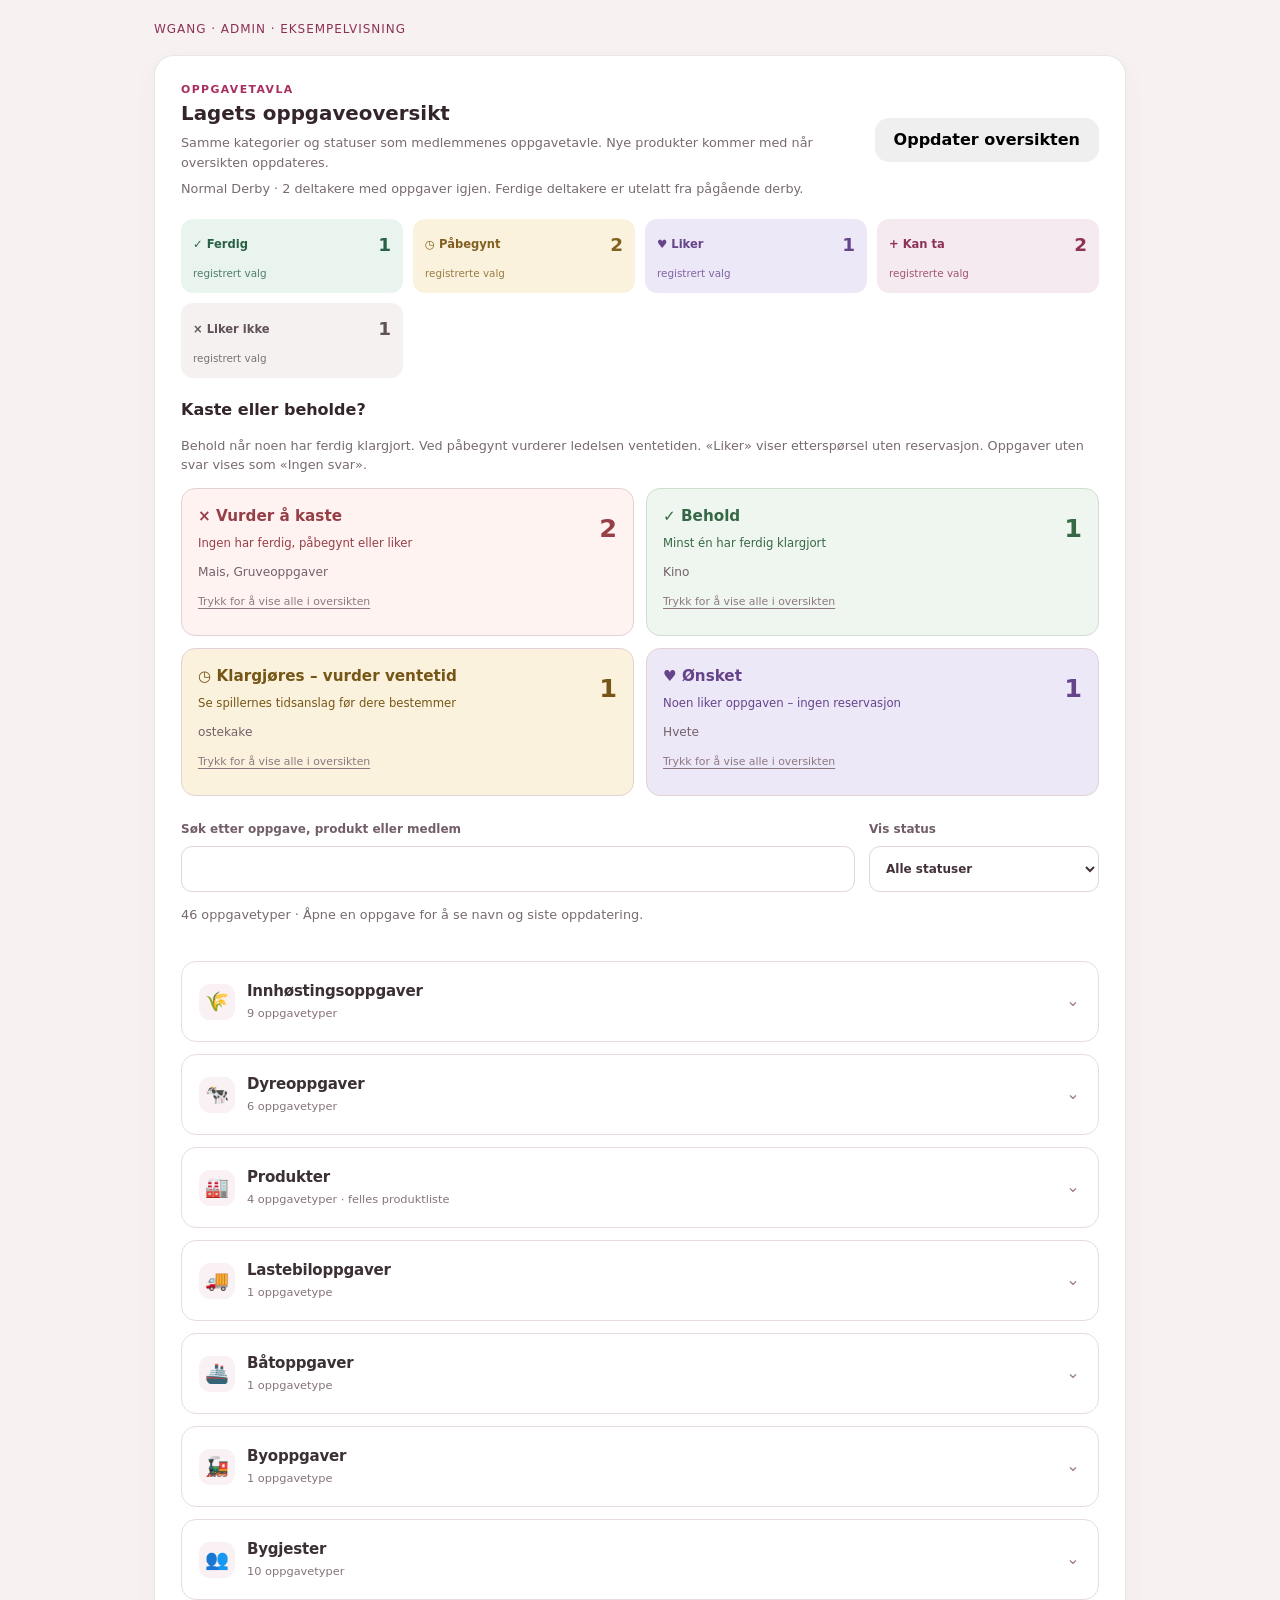
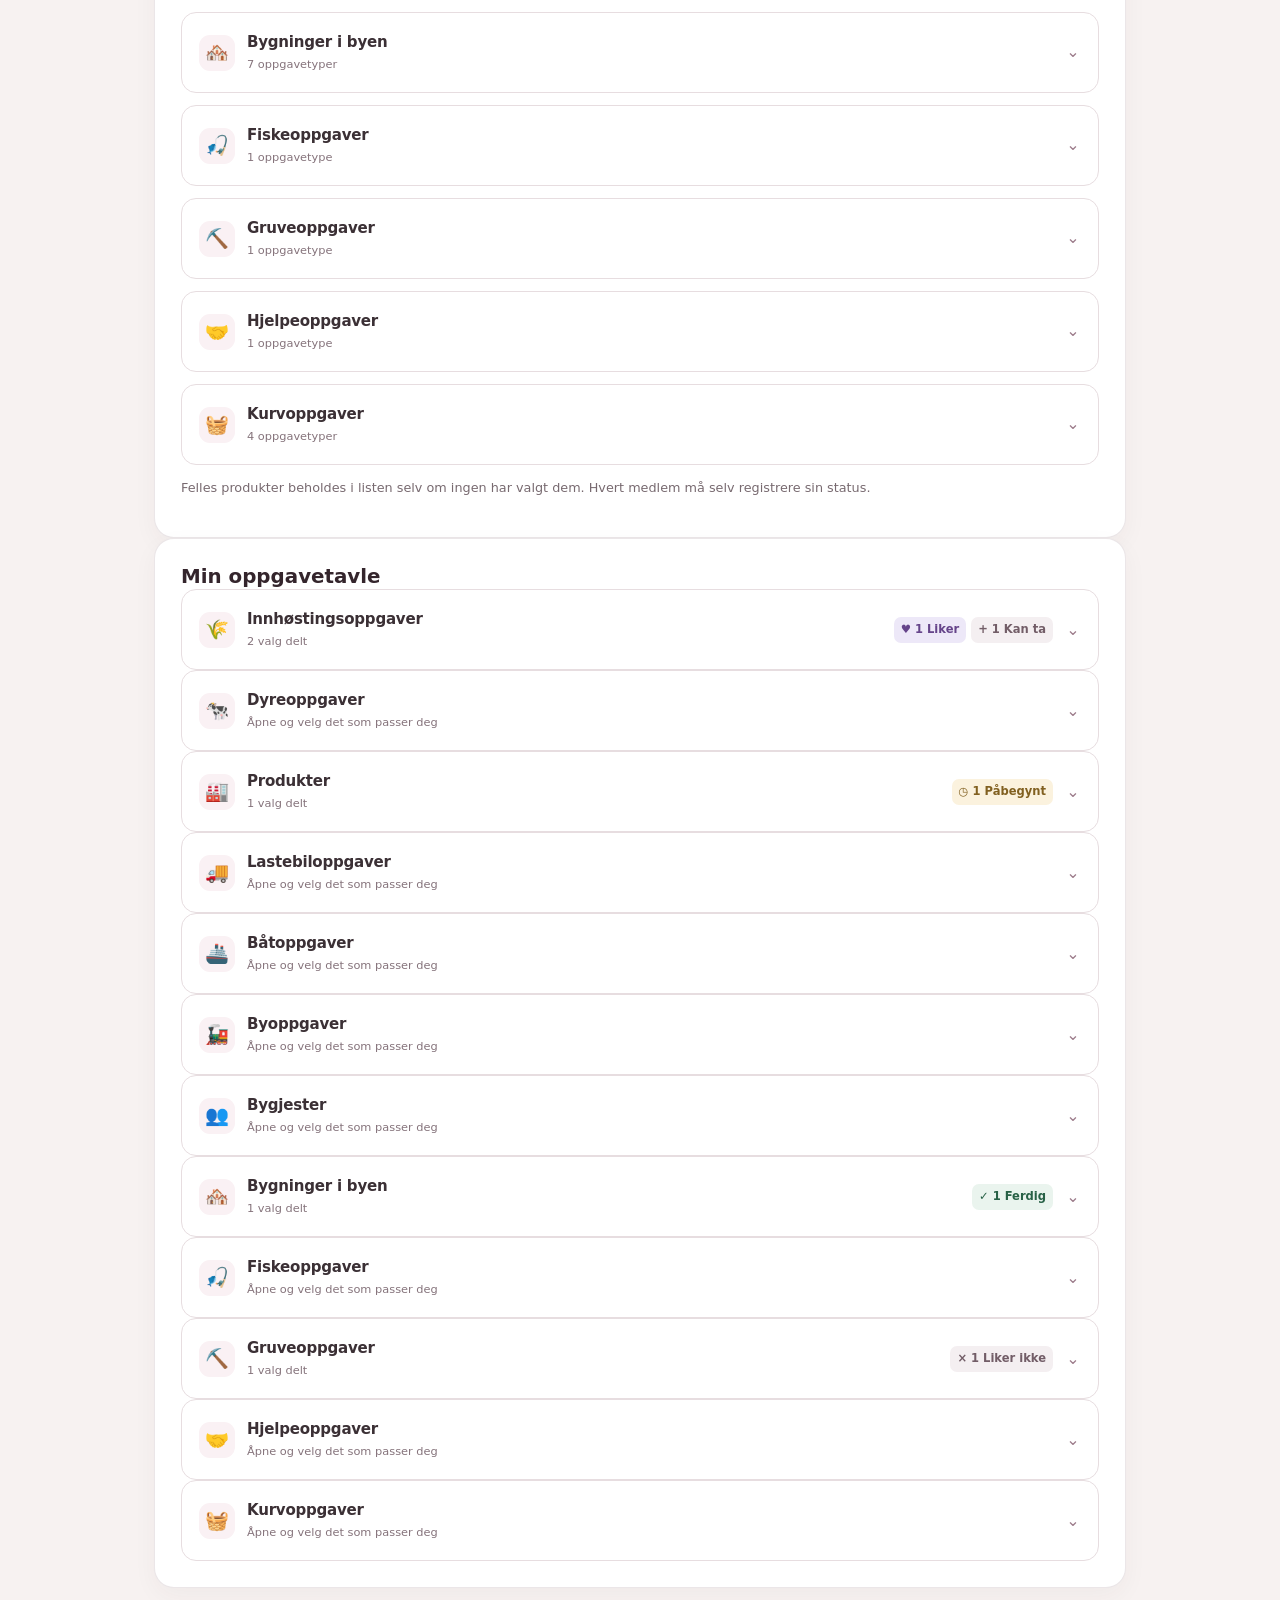
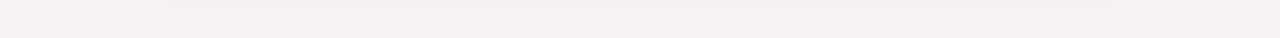
<file: Admin-forhandsvisning.html>
<!doctype html><html lang="no"><head><meta charset="utf-8"><meta name="viewport" content="width=device-width,initial-scale=1"><title>WGANG – ny adminoversikt</title><style>:root{--pink:#a92f60;--pink-dark:#782044;--pink-soft:#f7e5ec;--cream:#fff8ef;--paper:#fffdfa;--ink:#34252c;--muted:#786a70;--border:#eadfe2;--gold:#d9a83d;--shadow:0 20px 60px rgba(81,42,57,.12);--radius:24px;--max:1180px}*{box-sizing:border-box}html{scroll-behavior:smooth}body{margin:0;background:var(--cream);color:var(--ink);font-family:Inter,ui-sans-serif,-apple-system,BlinkMacSystemFont,"Segoe UI",sans-serif;line-height:1.55}button,input,select,textarea{font:inherit}button,a{-webkit-tap-highlight-color:transparent}a{color:inherit;text-decoration:none}.hidden{display:none!important}.eyebrow{margin:0 0 10px;color:var(--pink);font-size:.72rem;font-weight:900;letter-spacing:.18em}.eyebrow.light{color:#fbdbe7}.button{display:inline-flex;align-items:center;justify-content:center;min-height:44px;padding:0 18px;border:1px solid transparent;border-radius:14px;font-weight:800;cursor:pointer;transition:.2s ease}.button:hover{transform:translateY(-1px)}.button-large{min-height:52px;padding:0 24px}.button-primary{background:var(--pink);color:#fff;box-shadow:0 10px 24px rgba(169,47,96,.2)}.button-cream{background:var(--cream);color:var(--pink-dark)}.button-light{background:#fff;color:var(--pink-dark)}.button-ghost{border-color:rgba(255,255,255,.45);color:#fff;background:rgba(255,255,255,.08)}.button-full{width:100%}.site-header{position:absolute;z-index:5;top:0;left:50%;transform:translateX(-50%);width:min(calc(100% - 32px),var(--max));height:88px;display:flex;align-items:center;gap:32px;color:#fff}.brand,.portal-brand{display:flex;align-items:center;gap:11px}.brand img{width:50px;height:50px;object-fit:contain}.brand span,.portal-brand span{display:grid;line-height:1}.brand strong{font-size:1.35rem;letter-spacing:.06em}.brand small{margin-top:6px;font-size:.65rem;opacity:.78}.desktop-nav{display:flex;gap:26px;margin-left:auto;font-weight:700;font-size:.92rem}.desktop-nav a{opacity:.8}.desktop-nav a:hover{opacity:1}.hero{min-height:720px;padding:150px max(28px,calc((100vw - var(--max))/2)) 72px;display:grid;grid-template-columns:1fr 1fr;align-items:center;gap:64px;background:radial-gradient(circle at 85% 12%,#d76492 0,transparent 28%),linear-gradient(135deg,#8f2851,#b9386c 62%,#94264f);color:#fff;overflow:hidden}.hero-copy{max-width:560px}.hero h1{margin:0;font-family:Georgia,serif;font-size:clamp(3.3rem,7vw,6.4rem);line-height:.95;letter-spacing:-.055em}.hero-lead{max-width:550px;margin:26px 0 0;font-size:1.14rem;color:#ffeaf2}.hero-actions{display:flex;gap:12px;margin-top:34px}.hero-proof{display:flex;gap:25px;margin-top:40px;color:#f7d9e4;font-size:.82rem}.hero-proof span{display:grid}.hero-proof b{color:#fff;font-size:1.15rem}.hero-visual{position:relative}.hero-visual picture{display:block;border-radius:36px;overflow:hidden;box-shadow:0 34px 80px rgba(53,10,31,.32);transform:rotate(1.5deg)}.hero-visual img{display:block;width:100%;aspect-ratio:4/5;object-fit:cover}.floating-card{position:absolute;left:-36px;bottom:42px;display:flex;align-items:center;gap:12px;padding:15px 18px;border:1px solid rgba(255,255,255,.4);border-radius:17px;background:rgba(255,250,247,.94);color:var(--ink);box-shadow:var(--shadow);backdrop-filter:blur(12px)}.floating-card div{display:grid}.floating-card small{color:var(--muted);font-weight:800;font-size:.65rem;letter-spacing:.1em}.status-dot{width:11px;height:11px;border-radius:50%;background:#55ad73;box-shadow:0 0 0 6px #e3f3e8}.section{width:min(calc(100% - 40px),var(--max));margin:0 auto;padding:100px 0}.section-heading{max-width:700px}.section-heading h2,.rule-copy h2,.join-section h2{margin:0;font-family:Georgia,serif;font-size:clamp(2.25rem,5vw,4.2rem);line-height:1.05;letter-spacing:-.035em}.section-heading>p:last-child,.rule-copy>p{color:var(--muted);font-size:1.05rem}.value-grid{display:grid;grid-template-columns:repeat(3,1fr);gap:18px;margin-top:46px}.value-grid article{padding:28px;border:1px solid var(--border);border-radius:var(--radius);background:var(--paper);box-shadow:0 12px 30px rgba(69,39,50,.05)}.value-grid article>span{display:inline-grid;place-items:center;width:40px;height:40px;border-radius:12px;background:var(--pink-soft);color:var(--pink);font-weight:900}.value-grid h3{margin:24px 0 7px}.value-grid p{margin:0;color:var(--muted)}.derby-story{display:grid;grid-template-columns:1fr 1fr;gap:70px;align-items:center}.rule-card{padding:54px;border-radius:34px;background:linear-gradient(145deg,#9c2b57,#c54777);color:#fff;box-shadow:var(--shadow)}.rule-card>strong{display:block;font-family:Georgia,serif;font-size:7rem;line-height:1}.rule-card h2{margin:20px 0 12px;font-size:2rem}.rule-card p:last-child{color:#f9dbe6}.text-link{padding:0;border:0;background:none;color:var(--pink);font-weight:900;cursor:pointer}.join-section{width:min(calc(100% - 40px),var(--max));margin-bottom:80px;padding:60px;display:flex;justify-content:space-between;align-items:center;gap:40px;border-radius:34px;background:linear-gradient(135deg,#822348,#ae3262);color:#fff}.join-section>div{max-width:700px}.join-section p:last-child{color:#f6d6e2}.site-footer{padding:64px 20px 42px;display:flex;flex-direction:column;align-items:center;text-align:center;background:#fff}.site-footer img{width:110px;height:110px;object-fit:contain}.site-footer>strong{font-size:2rem;letter-spacing:.12em}.site-footer>span{color:var(--pink);font-family:Georgia,serif;font-style:italic;font-size:1.15rem}.site-footer nav{display:flex;gap:25px;margin:26px 0 34px;font-weight:750}.site-footer small{color:var(--muted)}
.portal{min-height:100vh;background:#f8f4f2}.portal-topbar{position:fixed;z-index:80;top:0;left:0;right:0;height:76px;padding:0 24px;display:flex;align-items:center;border-bottom:1px solid var(--border);background:rgba(255,253,250,.93);backdrop-filter:blur(18px)}.portal-brand img{width:43px;height:43px}.portal-brand strong{letter-spacing:.08em}.portal-brand small{margin-top:4px;color:var(--pink);font-size:.6rem;letter-spacing:.18em}.portal-actions{display:flex;align-items:center;gap:10px;margin-left:auto}.role-switch{padding:9px 12px;border:1px solid var(--border);border-radius:11px;background:#fff;color:var(--pink);font-size:.78rem;font-weight:800;cursor:pointer}.profile-chip{display:flex;align-items:center;gap:9px;padding:5px 12px 5px 5px;border:1px solid var(--border);border-radius:14px;background:#fff;text-align:left}.profile-chip>span:last-child{display:grid}.profile-chip small{color:var(--muted)}.avatar{display:grid;place-items:center;width:34px;height:34px;border-radius:11px;background:var(--pink-soft);color:var(--pink);font-weight:900}.icon-button{display:grid;place-items:center;width:42px;height:42px;padding:0;border:1px solid var(--border);border-radius:12px;background:#fff;cursor:pointer}.menu-toggle{display:none}.menu-toggle span{width:18px;height:2px;margin:2px;background:var(--ink)}.close-portal{font-size:1.5rem}.portal-shell{display:grid;grid-template-columns:250px 1fr;padding-top:76px;min-height:100vh}.sidebar{position:fixed;top:76px;bottom:0;width:250px;padding:24px 15px;display:flex;flex-direction:column;border-right:1px solid var(--border);background:#fffdfa}.main-nav{display:grid;gap:5px}.main-nav a{display:flex;align-items:center;gap:12px;min-height:48px;padding:0 14px;border-radius:13px;color:var(--muted);font-weight:750}.main-nav a>span{display:grid;place-items:center;width:27px;font-size:1.15rem}.main-nav a:hover,.main-nav a.active{background:var(--pink-soft);color:var(--pink)}.main-nav em{margin-left:auto;display:grid;place-items:center;min-width:22px;height:22px;border-radius:20px;background:var(--pink);color:#fff;font-style:normal;font-size:.7rem}.sidebar-footer{margin-top:auto;padding:16px;display:flex;align-items:center;gap:10px;border-top:1px solid var(--border)}.sidebar-footer img{width:37px}.sidebar-footer div{display:grid}.sidebar-footer span{color:var(--muted);font-size:.72rem}.portal-main{grid-column:2;padding:46px clamp(24px,4vw,60px) 80px;outline:none}.page{display:none;max-width:1120px;margin:auto}.page.active{display:block}.page-heading{display:flex;align-items:flex-start;justify-content:space-between;gap:20px;margin-bottom:30px}.page-heading h1{margin:0;font-family:Georgia,serif;font-size:clamp(2.2rem,4vw,3.7rem);line-height:1.05;letter-spacing:-.035em}.page-heading p:last-child{margin:8px 0 0;color:var(--muted)}.account-label,.badge{display:inline-flex;padding:7px 10px;border-radius:999px;background:var(--pink-soft);color:var(--pink);font-size:.67rem;font-weight:900;letter-spacing:.1em}.spotlight-card{position:relative;overflow:hidden;margin-bottom:18px;padding:34px 38px;border-radius:28px;background:linear-gradient(135deg,#8b2850,#bd3d70);color:#fff;box-shadow:0 18px 45px rgba(126,30,70,.2)}.spotlight-card h2{margin:0;font-size:2rem}.spotlight-card>div{max-width:680px}.spotlight-card p:not(.eyebrow){color:#f5d9e4}.spotlight-progress{display:flex;align-items:center;gap:18px;margin:25px 0}.spotlight-progress>div:first-child{display:grid;min-width:70px}.spotlight-progress strong{font-size:1.55rem}.spotlight-progress small{color:#f3cbd9}.spotlight-progress .progress-track{flex:1}.spotlight-icon{position:absolute;right:32px;top:10px;color:rgba(255,255,255,.12);font-size:10rem}.metric-grid{display:grid;grid-template-columns:repeat(4,1fr);gap:14px;margin-bottom:18px}.metric-grid article,.portal-card{border:1px solid var(--border);border-radius:22px;background:#fff;box-shadow:0 10px 30px rgba(72,43,53,.045)}.metric-grid article{padding:21px}.metric-grid span,.metric-grid small{display:block;color:var(--muted);font-size:.78rem}.metric-grid strong{display:block;margin:7px 0 5px;font-size:1.75rem}.dashboard-grid{display:grid;grid-template-columns:1fr 1fr;gap:18px}.portal-card{padding:26px}.card-header{display:flex;align-items:flex-start;justify-content:space-between;gap:15px}.card-kicker{margin:0 0 4px;color:var(--pink);font-size:.68rem;font-weight:900;letter-spacing:.13em}.portal-card h2{margin:0;font-size:1.24rem}.card-action{padding:6px;border:0;background:none;color:var(--pink);font-size:.78rem;font-weight:850;cursor:pointer}.task-list,.news-list,.strategy-list{list-style:none;margin:20px 0 0;padding:0}.task-list li,.news-list li{display:flex;align-items:center;gap:12px;padding:13px 0;border-top:1px solid var(--border)}.task-list li:first-child,.news-list li:first-child{border-top:0}.task-icon{display:grid;place-items:center;width:40px;height:40px;border-radius:12px;background:var(--cream)}.task-list div,.news-list div{display:grid;flex:1}.task-list small,.news-list small{color:var(--muted)}.news-list>li>span{width:8px;height:8px;border-radius:50%;background:var(--pink)}.progress-track{height:10px;overflow:hidden;border-radius:10px;background:#eee4e7}.progress-track span{display:block;height:100%;width:66.66%;border-radius:inherit;background:linear-gradient(90deg,var(--pink),#d5658e)}.progress-track.light{background:rgba(255,255,255,.22)}.progress-track.light span{background:#fff}.derby-layout{display:grid;grid-template-columns:1.2fr .8fr;gap:18px;margin-bottom:18px}.derby-score{display:flex;align-items:end;gap:12px;margin:28px 0 14px}.derby-score strong{font-size:3rem;line-height:1}.derby-score span{color:var(--muted)}input[type=range]{width:100%;accent-color:var(--pink);margin:18px 0}.derby-facts{display:grid;grid-template-columns:repeat(3,1fr);gap:10px;margin:15px 0 22px}.derby-facts div{padding:14px;border-radius:14px;background:var(--cream)}.derby-facts span{display:block;color:var(--muted);font-size:.74rem}.derby-facts select{max-width:100%;border:0;background:transparent;font-weight:800}.choice-grid{display:grid;gap:9px;margin-top:18px}.choice-button{padding:14px;border:1px solid var(--border);border-radius:14px;background:#fff;text-align:left;cursor:pointer}.choice-button strong,.choice-button small{display:block}.choice-button small{color:var(--muted)}.choice-button.selected{border-color:var(--pink);background:var(--pink-soft)}.helper-text{color:var(--muted);font-size:.8rem}.strategy-list{padding-left:18px;list-style:disc;color:var(--muted)}hr{margin:25px 0;border:0;border-top:1px solid var(--border)}.filter-bar{display:grid;grid-template-columns:1fr 220px;gap:12px;margin-bottom:18px}.filter-bar input,.filter-bar select,.dialog-card input,.dialog-card textarea{width:100%;padding:13px 14px;border:1px solid var(--border);border-radius:13px;background:#fff}.member-grid{display:grid;grid-template-columns:repeat(2,1fr);gap:16px}.member-card{padding:22px;border:1px solid var(--border);border-radius:20px;background:#fff}.member-head,.member-identity{display:flex;align-items:center;gap:11px}.member-head{justify-content:space-between}.member-identity h3{margin:0}.member-role{color:var(--muted);font-size:.75rem}.member-status{padding:6px 9px;border-radius:999px;font-size:.67rem;font-weight:850}.status-joined{background:#e6f4ea;color:#34714b}.status-finished{background:#e9ecfb;color:#455db2}.status-pause{background:#f4ece3;color:#8a643b}.status-waiting{background:#f8e7e7;color:#a34646}.member-info{display:grid;grid-template-columns:1fr 1fr;gap:10px;margin:18px 0 12px}.member-info div{padding:10px;border-radius:12px;background:var(--cream)}.member-info span{display:block;color:var(--muted);font-size:.7rem}.tag-list{display:flex;flex-wrap:wrap;gap:6px;margin-top:15px}.task-tag{padding:5px 8px;border-radius:999px;font-size:.68rem}.task-tag.like{background:#eaf4ec;color:#34714b}.task-tag.dislike{background:#f5eaea;color:#984a4a}.preference-list{display:grid;gap:1px}.preference-row{display:grid;grid-template-columns:180px 1fr;align-items:center;gap:16px;padding:15px 0;border-bottom:1px solid var(--border)}.preference-actions{display:grid;grid-template-columns:repeat(4,1fr);gap:7px}.preference-actions button{padding:9px 6px;border:1px solid var(--border);border-radius:10px;background:#fff;font-size:.75rem;cursor:pointer}.preference-actions button.selected{border-color:var(--pink);background:var(--pink-soft);color:var(--pink)}.discussion-grid,.wiki-grid,.admin-module-grid{display:grid;grid-template-columns:repeat(2,1fr);gap:16px}.discussion-grid article,.wiki-grid article{padding:26px;border:1px solid var(--border);border-radius:22px;background:#fff}.discussion-grid article{display:flex;gap:16px}.discussion-grid article>span,.wiki-grid article>span{display:grid;place-items:center;width:46px;height:46px;flex:none;border-radius:14px;background:var(--pink-soft);color:var(--pink);font-weight:900}.discussion-grid h2,.wiki-grid h2{margin:2px 0 6px}.discussion-grid p:last-child,.wiki-grid p{margin:0;color:var(--muted)}.wiki-grid article>span{margin-bottom:28px}.table-wrap{overflow:auto}table{width:100%;border-collapse:collapse}th,td{padding:12px;border-bottom:1px solid var(--border);text-align:left;white-space:nowrap}th{color:var(--muted);font-size:.7rem;letter-spacing:.08em}.table-action{padding:7px 9px;border:0;border-radius:9px;background:var(--pink-soft);color:var(--pink);font-weight:800}.admin-only{display:none}.admin-mode .admin-only{display:block}.admin-mode a.admin-only{display:flex}.bottom-nav{display:none}dialog{width:min(520px,calc(100% - 28px));padding:0;border:0;border-radius:22px;box-shadow:var(--shadow)}dialog::backdrop{background:rgba(50,29,38,.58)}.dialog-card{padding:26px}.dialog-card label{display:grid;gap:6px;margin-top:14px;font-weight:750}.dialog-card .button-full{margin-top:20px}
@media(max-width:900px){.desktop-nav{display:none}.hero{grid-template-columns:1fr;gap:48px;padding-top:132px}.hero-copy{max-width:720px}.hero-visual{max-width:650px}.hero-visual img{aspect-ratio:16/10}.value-grid{grid-template-columns:1fr}.derby-story{grid-template-columns:1fr}.join-section{align-items:flex-start;flex-direction:column}.metric-grid{grid-template-columns:repeat(2,1fr)}.sidebar{transform:translateX(-105%);z-index:76;box-shadow:var(--shadow);transition:.25s}.sidebar.open{transform:translateX(0)}.portal-shell{grid-template-columns:1fr}.portal-main{grid-column:1}.menu-toggle{display:flex;flex-direction:column;justify-content:center}.profile-chip span:last-child{display:none}}
@media(max-width:620px){.site-header{height:76px;width:calc(100% - 24px);gap:10px}.brand img{width:42px;height:42px}.brand small{display:none}.brand strong{font-size:1.1rem}.site-header .button{margin-left:auto;min-height:40px;padding:0 12px;font-size:.78rem}.hero{min-height:auto;padding:118px 20px 58px;gap:38px}.hero h1{font-size:3.55rem}.hero-lead{font-size:1rem}.hero-actions{display:grid}.hero-proof{justify-content:space-between;gap:10px}.hero-visual picture{border-radius:25px;transform:none}.hero-visual img{aspect-ratio:4/3}.floating-card{left:12px;bottom:12px}.section{width:calc(100% - 32px);padding:72px 0}.value-grid{margin-top:30px}.rule-card{padding:34px 28px}.rule-card>strong{font-size:5.4rem}.join-section{width:calc(100% - 24px);padding:35px 26px;margin-bottom:50px}.site-footer img{width:95px;height:95px}.portal-topbar{height:66px;padding:0 10px}.portal-brand img{width:37px}.role-switch{display:none}.close-portal{width:38px;height:38px}.portal-shell{padding-top:66px}.sidebar{top:66px}.portal-main{padding:30px 14px 100px}.page-heading{display:block}.account-label{display:inline-flex;margin-top:12px}.spotlight-card{padding:27px 23px}.spotlight-icon{display:none}.spotlight-progress{display:block}.spotlight-progress .progress-track{margin-top:12px}.metric-grid{gap:9px}.metric-grid article{padding:16px}.metric-grid strong{font-size:1.4rem}.dashboard-grid,.derby-layout,.member-grid,.discussion-grid,.wiki-grid,.admin-module-grid{grid-template-columns:1fr}.portal-card{padding:20px}.derby-facts{grid-template-columns:1fr 1fr}.filter-bar{grid-template-columns:1fr}.preference-row{grid-template-columns:1fr}.preference-actions{grid-template-columns:1fr 1fr}.bottom-nav{position:fixed;z-index:75;left:8px;right:8px;bottom:max(8px,env(safe-area-inset-bottom));display:grid;grid-template-columns:repeat(4,1fr);padding:7px;border:1px solid var(--border);border-radius:18px;background:rgba(255,253,250,.96);box-shadow:0 15px 40px rgba(63,34,44,.18);backdrop-filter:blur(16px)}.bottom-nav a{display:grid;justify-items:center;padding:4px;color:var(--muted)}.bottom-nav a.active{color:var(--pink)}.bottom-nav span{font-size:1.1rem}.bottom-nav small{font-size:.61rem;font-weight:850}}

/* v0.7 Community Foundation */
.auth-dialog{width:min(520px,calc(100% - 24px));background:transparent}.auth-card{position:relative;padding:32px;border-radius:26px;background:#fff}.auth-close{position:absolute;right:16px;top:16px}.auth-logo{width:72px;height:72px;object-fit:contain}.auth-card h2{margin:5px 0 8px;font-size:2rem}.auth-intro{color:var(--muted)}.auth-tabs{display:grid;grid-template-columns:1fr 1fr;gap:6px;margin:22px 0;padding:5px;border-radius:14px;background:var(--cream)}.auth-tabs button{padding:11px;border:0;border-radius:10px;background:transparent;font-weight:850;cursor:pointer}.auth-tabs button.active{background:#fff;color:var(--pink);box-shadow:0 4px 14px rgba(72,43,53,.08)}.auth-form{display:grid;gap:14px}.auth-form label{display:grid;gap:6px;font-weight:750}.auth-form input{width:100%;padding:13px 14px;border:1px solid var(--border);border-radius:13px;background:#fff}.check-label{grid-template-columns:auto 1fr!important;align-items:start}.check-label input{width:auto;margin-top:3px;accent-color:var(--pink)}.form-message{min-height:20px;margin:0;color:var(--pink);font-size:.84rem;font-weight:750}.form-message.success{color:#34714b}.auth-hint{padding:12px;border-radius:12px;background:var(--cream);color:var(--muted);font-size:.76rem;line-height:1.6}.approval-list{display:grid;gap:10px;margin-top:18px}.approval-item{display:flex;align-items:center;justify-content:space-between;gap:16px;padding:15px;border:1px solid var(--border);border-radius:15px}.approval-item small{display:block;color:var(--muted)}.approval-actions{display:flex;gap:7px}.button-small{min-height:36px;padding:0 12px;font-size:.75rem}.button-danger{border:1px solid #eed5d5;background:#fff;color:#a34646}.empty-state{padding:22px;border-radius:14px;background:var(--cream);color:var(--muted);text-align:center}.admin-summary{margin-bottom:18px}.admin-status-grid{display:grid;grid-template-columns:repeat(4,1fr);gap:10px;margin-top:20px}.admin-status-grid article{padding:16px;border-radius:15px;background:var(--cream)}.admin-status-grid span,.admin-status-grid small{display:block;color:var(--muted);font-size:.74rem}.admin-status-grid strong{display:block;margin:4px 0;font-size:1.7rem}.role-select{padding:7px;border:1px solid var(--border);border-radius:9px;background:#fff}.logout-note{font-size:.7rem;color:var(--muted)}
@media(max-width:620px){.auth-card{padding:26px 20px}.approval-item{align-items:flex-start;flex-direction:column}.admin-status-grid{grid-template-columns:1fr 1fr}.approval-actions{width:100%}.approval-actions .button{flex:1}.portal-actions .admin-only{display:none!important}}

/* v0.7.3 – Derby Preference Foundation */
.admin-preference-card{margin-bottom:18px}.preference-summary-grid{display:grid;grid-template-columns:1fr 1fr;gap:10px;margin:20px 0}.preference-summary-grid article{padding:16px;border-radius:15px;background:var(--cream)}.preference-summary-grid span,.preference-summary-grid small{display:block;color:var(--muted);font-size:.74rem}.preference-summary-grid strong{display:block;margin:5px 0;font-size:1rem}.recommendation{display:inline-flex;padding:6px 9px;border-radius:999px;font-size:.67rem;font-weight:850}.recommend-keep{background:#e6f4ea;color:#34714b}.recommend-watch{background:#edf0fa;color:#455db2}.recommend-clear{background:#f8e7e7;color:#a34646}.recommend-unknown{background:#f4ece3;color:#8a643b}@media(max-width:620px){.preference-summary-grid{grid-template-columns:1fr}}
body.is-busy{cursor:progress}body.is-busy button,body.is-busy input,body.is-busy select,body.is-busy textarea{pointer-events:none}.auth-hint{line-height:1.5}

.text-button{padding:4px;border:0;background:transparent;color:var(--pink);font-weight:800;cursor:pointer;text-align:center}.password-success{padding:14px;border-radius:12px;background:#eaf4ec;color:#34714b}

/* v0.18.0.79 – nyeste viktige kunngjøring på forsiden */
.neighborhood-news-card{grid-column:1/-1}.neighborhood-news-preview{margin:16px 0 0;color:var(--muted);font-size:1rem;line-height:1.7}.neighborhood-news-footer{display:flex;align-items:center;justify-content:space-between;gap:16px;margin-top:18px;padding-top:14px;border-top:1px solid var(--border)}.neighborhood-news-footer .helper-text{margin:0}.neighborhood-news-more{min-height:44px;padding:8px 4px;text-align:right}.notification-focus-target{scroll-margin-top:100px}
@media(max-width:620px){.neighborhood-news-footer{align-items:flex-end}.neighborhood-news-more{flex:none}}

/* v0.18.0.80 – separate innholdssider */
[data-page="announcements"] .content-section,[data-page="discussions"] .content-section{max-width:920px}

/* v0.8.2 – tydelig status for funksjoner som ennå ikke har reelle data */
.development-badge{display:inline-flex;align-items:center;justify-content:center;padding:7px 10px;border-radius:999px;background:#f3eadc;color:#8a643b;font-size:.67rem;font-weight:900;letter-spacing:.08em;white-space:nowrap}.development-card{border-style:dashed}.development-copy{margin:10px 0 0;color:var(--muted);line-height:1.65}.development-note{display:grid;gap:3px;margin:18px 0;padding:13px 15px;border-radius:14px;background:var(--cream);color:var(--ink)}.development-note span{font-size:.82rem;color:var(--muted)}.development-note-light{background:rgba(255,255,255,.16);color:#fff}.development-note-light span{color:rgba(255,255,255,.8)}.hidden-development-metric{display:none!important}.muted-placeholder-grid{margin-top:16px;opacity:.72}.wiki-intro-card{margin-bottom:18px}.wiki-intro-card h2,.community-tip-card h2{margin:5px 0 9px}.wiki-intro-card p:last-child,.community-tip-card p:last-child{color:var(--muted);line-height:1.65}.tips-grid{display:grid;grid-template-columns:repeat(2,1fr);gap:16px;margin-bottom:18px}.tip-card{display:flex;gap:16px;padding:24px;border:1px solid var(--border);border-radius:22px;background:#fff}.tip-icon{display:grid;place-items:center;width:48px;height:48px;flex:none;border-radius:14px;background:var(--cream);font-size:1.45rem}.tip-card h2{margin:2px 0 7px;font-size:1.2rem}.tip-card p:last-child{margin:0;color:var(--muted);line-height:1.55}.community-tip-card{background:linear-gradient(135deg,#fffaf3,#fff)}
@media(max-width:620px){.tips-grid{grid-template-columns:1fr}.tip-card{padding:20px}.page-heading>.development-badge{margin-top:12px}}

/* v0.9.0 – Community content */
.content-section { margin-bottom: 1.25rem; }
.post-list { display: grid; gap: 1rem; margin-top: 1rem; }
.content-post { padding: 1rem; border: 1px solid var(--line, #eadde0); border-radius: 18px; background: rgba(255,255,255,.72); }
.content-post h3 { margin: .35rem 0 .55rem; font-size: 1.15rem; }
.content-post p { margin: 0; line-height: 1.55; }
.content-post footer { display: flex; flex-wrap: wrap; gap: .45rem .8rem; align-items: center; margin-top: .85rem; color: var(--muted, #7b7073); font-size: .82rem; }
.content-post footer time { margin-left: auto; }
.content-category { display: inline-flex; padding: .3rem .55rem; border-radius: 999px; background: #fff3e5; color: #8b5a24; font-size: .72rem; font-weight: 800; letter-spacing: .05em; text-transform: uppercase; }
.content-actions { margin-left: auto; }
.approval-card p { margin: .45rem 0 0; color: var(--muted, #70676a); line-height: 1.45; }
.dialog-card textarea { resize: vertical; }
@media (max-width: 700px) {
  .content-post footer time { margin-left: 0; width: 100%; }
  .content-section .card-header { align-items: flex-start; gap: .8rem; }
  .content-section .card-header .button { width: auto; min-width: 0; }
}

/* v0.9.1 – grupperte oppgavepreferanser og PWA-veiledning */
.preference-group{margin-bottom:22px;padding:0 18px 4px;border:1px solid var(--border);border-radius:18px;background:#fff}.preference-group-heading{display:flex;align-items:center;gap:12px;padding:18px 0 10px;border-bottom:1px solid var(--border)}.preference-group-heading>span{font-size:1.55rem}.preference-group-heading h2{margin:0;font-size:1.05rem}.preference-group-heading p{margin:3px 0 0;color:var(--muted);font-size:.76rem}.install-guide-card{margin-top:18px}.install-guide-grid{display:grid;grid-template-columns:1fr 1fr;gap:12px;margin-top:18px}.install-guide-grid>div{padding:16px;border-radius:14px;background:var(--cream)}.install-guide-grid p{margin:6px 0 0;color:var(--muted);line-height:1.55}.hidden{display:none!important}@media(max-width:620px){.install-guide-grid{grid-template-columns:1fr}.preference-group{padding:0 12px 4px}.preference-group-heading{padding-top:14px}}

/* v0.10.0 */
.notification-badge{display:inline-flex;align-items:center;justify-content:center;min-width:1.4rem;height:1.4rem;padding:0 .35rem;border-radius:999px;background:#c84d72;color:#fff;font-size:.75rem;margin-left:auto}.hidden{display:none!important}.admin-action-list{display:grid;gap:.75rem}.action-item{display:flex;gap:.75rem;align-items:center;width:100%;border:1px solid rgba(80,50,60,.12);background:#fff;border-radius:14px;padding:.9rem 1rem;text-align:left}.action-item strong{display:grid;place-items:center;min-width:2rem;height:2rem;border-radius:999px;background:#f7dbe4}.published-derby-summary{display:flex;flex-direction:column;gap:.2rem;padding:1rem;border-radius:14px;background:rgba(247,219,228,.45)}.published-derby-summary strong{font-size:1.15rem}.derby-published-info{margin-top:1rem;padding:1rem;border-radius:14px;background:#fff8f3}.derby-published-info:empty{display:none}.form-grid{display:grid;grid-template-columns:1fr 1fr;gap:.8rem}.preference-member-detail{margin-top:1.5rem}.preference-member-grid{display:grid;grid-template-columns:repeat(auto-fit,minmax(220px,1fr));gap:.75rem}.preference-member-card{padding:1rem;border:1px solid rgba(80,50,60,.12);border-radius:14px;background:#fff}.preference-member-card h4{margin:.1rem 0 .6rem}.preference-member-card p{margin:.25rem 0;font-size:.9rem}@media(max-width:640px){.form-grid{grid-template-columns:1fr}}

/* v0.11.0 – profiles, privacy and language foundation */
.language-picker select{border:1px solid rgba(116,45,79,.16);background:#fff9f2;border-radius:14px;padding:10px 12px;font:inherit;font-weight:700;color:#6f2948;max-width:132px}.member-card-clickable{cursor:pointer;transition:transform .15s ease,box-shadow .15s ease}.member-card-clickable:active{transform:scale(.99)}.profile-open-hint{display:inline-block;margin-top:12px;font-size:.84rem;font-weight:800;color:#b52f67}.profile-dialog{width:min(680px,94vw);max-height:92vh;border:0;border-radius:28px;padding:0}.profile-dialog::backdrop{background:rgba(70,37,52,.45);backdrop-filter:blur(3px)}.profile-dialog-card{max-height:92vh;overflow:auto}.profile-public-view h3,.profile-edit-section h3{margin:0 0 12px}.profile-public-view>p{font-size:1.05rem;line-height:1.65;white-space:pre-wrap}.profile-detail-grid{display:grid;grid-template-columns:repeat(2,minmax(0,1fr));gap:10px;margin-top:18px}.profile-detail-grid>div{background:#fff8ed;border-radius:16px;padding:14px}.profile-detail-grid span{display:block;font-size:.76rem;color:#8e7b81;margin-bottom:5px}.profile-detail-grid strong{display:block}.profile-divider{height:1px;background:#eadde2;margin:24px 0}.profile-edit-section{margin-top:8px}.profile-edit-section select{width:100%;padding:14px;border:1px solid #e7d9de;border-radius:14px;background:white;font:inherit}.hidden{display:none!important}@media(max-width:720px){.language-picker select{max-width:76px;padding:9px 6px;font-size:.84rem}.profile-detail-grid{grid-template-columns:1fr}.portal-actions{gap:6px}}

/* v0.12.0 role visibility */
.leadership-only{display:none}
.leadership-mode .leadership-only{display:block}
.leadership-mode a.leadership-only{display:flex}
.admin-access-only{display:none}
.admin-access-mode .admin-access-only{display:block}
.admin-access-mode a.admin-access-only{display:flex}
.owner-only{display:none!important}
body:not(.owner-mode) .owner-only{display:none!important}
.derby-editor-actions{display:grid;grid-template-columns:1fr 1fr;gap:10px;margin-top:20px}
@media(max-width:620px){.derby-editor-actions{grid-template-columns:1fr}}
.owner-mode .owner-only{display:inline-flex!important}


/* v0.13.0 – compact language picker + Leadership Chat */
.language-picker-flags select{width:56px;min-width:56px;padding:.55rem .5rem;text-align:center;font-size:1.15rem;border-radius:999px;appearance:auto}
.leadership-message-list{display:flex;flex-direction:column;gap:12px;max-height:520px;overflow:auto;overscroll-behavior:contain;-webkit-overflow-scrolling:touch;padding:4px 2px 34px}
.leadership-message{max-width:86%;padding:12px 14px;border-radius:16px;background:var(--surface-soft,#f7eef2);border:1px solid rgba(169,47,96,.12)}
.leadership-message.own{margin-left:auto;background:#f8e4ec}
.leadership-message-head{display:flex;justify-content:space-between;gap:14px;align-items:center;margin-bottom:6px}.leadership-message-head small{opacity:.65;white-space:nowrap}.leadership-message p{margin:0;white-space:pre-wrap;overflow-wrap:anywhere}.leadership-message-tools{margin-top:8px;text-align:right}.leadership-message-form{border-top:1px solid rgba(0,0,0,.08);padding-top:18px}.leadership-message-form textarea{width:100%;resize:vertical}.leadership-message-actions{display:flex;justify-content:flex-end;margin-top:10px}
@media(max-width:680px){.leadership-message{max-width:94%}.language-picker-flags select{width:50px;min-width:50px;padding:.45rem .35rem}}

/* v0.15.0 – Admin structure, language menu and role-safe navigation */
.language-menu{position:relative}
.language-button{display:flex;align-items:center;gap:5px;min-width:52px;height:42px;padding:0 10px;border:1px solid var(--border);border-radius:13px;background:#fff;font-size:1.15rem;cursor:pointer}
.language-chevron{font-size:.8rem;color:var(--muted)}
.language-dropdown{position:absolute;right:0;top:48px;z-index:120;min-width:170px;padding:8px;border:1px solid var(--border);border-radius:16px;background:#fff;box-shadow:var(--shadow)}
.language-dropdown button{display:flex;width:100%;gap:10px;padding:11px 12px;border:0;border-radius:10px;background:transparent;text-align:left;font:inherit;cursor:pointer}
.language-dropdown button:hover{background:var(--pink-soft)}
.admin-hub-grid{display:grid;grid-template-columns:repeat(2,1fr);gap:14px;margin-bottom:22px}
.admin-hub-card{display:flex;align-items:center;gap:14px;padding:20px;border:1px solid var(--border);border-radius:18px;background:#fff;text-align:left;cursor:pointer}
.admin-hub-card>span{font-size:1.5rem}.admin-hub-card strong,.admin-hub-card small{display:block}.admin-hub-card small{color:var(--muted);font-weight:400}
.admin-hub-card:hover{border-color:var(--pink);background:var(--pink-soft)}
.admin-module{display:none!important}
.admin-module.admin-module-active{display:block!important;margin-top:16px}
.admin-back-button{margin-bottom:14px}
body:not(.leadership-mode) [data-page="leadership"],body:not(.leadership-mode) [data-route="leadership"]{display:none!important}

/* Private én-til-én-meldinger */
.private-message-layout{display:grid;grid-template-columns:320px minmax(0,1fr);gap:18px;align-items:stretch}
.private-conversation-sidebar,.private-chat-card{min-height:620px}
.private-recipient-picker{display:grid;gap:7px;margin-top:20px;font-weight:800}
.private-recipient-picker select{width:100%;padding:12px;border:1px solid var(--border);border-radius:12px;background:#fff}
.private-conversation-list{display:grid;gap:7px;margin-top:22px}
.private-conversation-row{display:grid;grid-template-columns:38px minmax(0,1fr) auto;align-items:center;gap:10px;width:100%;padding:10px;border:1px solid transparent;border-radius:14px;background:transparent;text-align:left;cursor:pointer}
.private-conversation-row:hover,.private-conversation-row.active{border-color:var(--border);background:var(--pink-soft)}
.private-conversation-row>span:nth-child(2){display:grid;min-width:0}
.private-conversation-row small{overflow:hidden;color:var(--muted);text-overflow:ellipsis;white-space:nowrap}
.private-conversation-row>b{display:grid;place-items:center;min-width:23px;height:23px;padding:0 6px;border-radius:999px;background:var(--pink);color:#fff;font-size:.7rem}
.private-chat-card{display:flex;flex-direction:column}
.private-conversation-empty{display:grid;place-items:center;align-content:center;flex:1;text-align:center;color:var(--muted)}
.private-conversation-empty>span{font-size:3rem;color:var(--pink)}
.private-conversation-empty h2{margin:14px 0 0;color:var(--ink)}
.private-chat-head{display:flex;align-items:center;justify-content:space-between;gap:12px;padding-bottom:16px;border-bottom:1px solid var(--border)}
.private-chat-head h2{margin:0}.private-chat-back{display:none}.private-lock-note{color:var(--muted);font-size:.75rem;font-weight:750}
.private-message-list{display:flex;flex-direction:column;gap:10px;height:390px;overflow-y:auto;padding:22px 4px}
.private-message-bubble{max-width:78%;padding:11px 14px;border-radius:17px;background:var(--cream)}
.private-message-bubble.own{align-self:flex-end;border-bottom-right-radius:5px;background:var(--pink-soft)}
.private-message-bubble.received{align-self:flex-start;border-bottom-left-radius:5px}
.private-message-bubble p{margin:0;overflow-wrap:anywhere}.private-message-bubble small{display:block;margin-top:6px;color:var(--muted);font-size:.68rem}
.private-message-form{display:grid;gap:8px;margin-top:auto;padding-top:16px;border-top:1px solid var(--border)}
.private-message-form textarea{width:100%;resize:vertical;padding:13px;border:1px solid var(--border);border-radius:13px}
.private-message-actions{display:flex;justify-content:flex-end}
.member-card-actions{display:flex;align-items:center;justify-content:space-between;gap:10px;margin-top:14px}.member-message-button{font-weight:800}

@media(max-width:760px){
  .private-message-layout{grid-template-columns:1fr}.private-conversation-sidebar,.private-chat-card{min-height:0}
  .private-chat-card{display:none}.private-message-layout:has(#privateConversationActive:not(.hidden)) .private-conversation-sidebar{display:none}.private-message-layout:has(#privateConversationActive:not(.hidden)) .private-chat-card{display:flex}
  .private-chat-back{display:inline-flex}.private-lock-note{font-size:.65rem}.private-message-list{height:52vh;min-height:330px}.private-message-bubble{max-width:88%}
  .member-card-actions{align-items:flex-start;flex-direction:column}
}
body:not(.admin-access-mode) [data-page="admin"],body:not(.admin-access-mode) [data-admin-route]{display:none!important}
@media(max-width:620px){.admin-hub-grid{grid-template-columns:1fr}.language-dropdown{right:-10px}}

/* v0.15.1 – clean page routing and nested Admin navigation */
.page{display:none!important}
.page.active{display:block!important}
.admin-nav-group{display:block}
.admin-nav-toggle{width:100%;display:grid;grid-template-columns:28px 1fr auto 20px;align-items:center;gap:10px;padding:13px 16px;border:0;border-radius:14px;background:transparent;color:var(--ink);font:inherit;font-weight:700;text-align:left;cursor:pointer}
.admin-nav-toggle:hover{background:var(--pink-soft)}
.admin-nav-chevron{font-size:.8rem;text-align:right}
.admin-subnav{padding:2px 0 6px 30px}
.admin-subnav a{font-size:.92rem;padding:10px 12px!important;border-radius:12px}
.admin-subnav a.active{background:var(--pink-soft);color:var(--pink-dark)}
.admin-module-panel{display:block}
.admin-module{display:none!important}
.admin-module.admin-module-active{display:block!important}
.admin-module.admin-module-active.hidden{display:none!important}
.admin-hub-grid,.admin-back-button{display:none!important}

/* v0.15.2 – mobile navigation + strict role visibility hotfix */

/* Role visibility must override generic layout rules. */
body:not(.leadership-mode) .leadership-only,
body:not(.leadership-mode) [data-page="leadership"] {
  display: none !important;
}

body:not(.admin-access-mode) .admin-access-only,
body:not(.admin-access-mode) .admin-nav-group,
body:not(.admin-access-mode) #adminSubnav,
body:not(.admin-access-mode) [data-page="admin"] {
  display: none !important;
}

body:not(.admin-mode) .admin-only {
  display: none !important;
}

/* Keep the drawer usable on short mobile screens. */
.side-menu,
.sidebar,
.side-nav {
  max-height: 100dvh;
}

.side-menu,
.sidebar {
  overflow: hidden;
}

.side-nav {
  overflow-y: auto;
  overflow-x: hidden;
  overscroll-behavior: contain;
  -webkit-overflow-scrolling: touch;
  padding-bottom: max(120px, calc(env(safe-area-inset-bottom) + 100px));
}

.admin-subnav {
  padding-bottom: 12px;
}

.admin-subnav a {
  min-height: 44px;
  padding-top: 8px !important;
  padding-bottom: 8px !important;
}

@media (max-width: 760px) {
  .admin-subnav {
    padding-left: 24px;
  }
  .admin-subnav a {
    font-size: .88rem;
    line-height: 1.2;
  }
  .side-menu-footer,
  .sidebar-footer {
    position: static !important;
    margin-top: 28px;
  }
}

/* v0.16.0 – notifications */
.notification-menu{position:relative}.notification-button{position:relative;width:42px;height:42px;border:1px solid var(--border);border-radius:13px;background:#fff;font-size:1.05rem;cursor:pointer}.notification-button .notification-badge{position:absolute;right:-6px;top:-7px}
.notification-dropdown{position:absolute;right:0;top:48px;z-index:150;width:min(360px,calc(100vw - 24px));max-height:65vh;overflow:auto;padding:10px;border:1px solid var(--border);border-radius:18px;background:#fff;box-shadow:var(--shadow)}
.notification-dropdown-head{display:flex;align-items:center;justify-content:space-between;padding:4px 5px 10px}.notification-dropdown-head button{border:0;background:transparent;font-size:1.4rem;cursor:pointer}
.notification-item{display:flex;width:100%;flex-direction:column;gap:4px;padding:12px;border:0;border-radius:12px;background:transparent;text-align:left;cursor:pointer}.notification-item:hover{background:var(--pink-soft)}.notification-item span{font-size:.88rem;color:var(--muted)}
.whats-new-card{margin-bottom:18px}.notification-count-pill{display:grid;place-items:center;min-width:32px;height:32px;padding:0 8px;border-radius:999px;background:var(--pink-soft);font-weight:800;color:var(--pink-dark)}
.notification-setting-list{display:grid;gap:10px;margin:14px 0}.notification-setting-list label,.email-notification-master{display:flex;align-items:center;gap:10px;padding:10px 12px;border:1px solid var(--border);border-radius:12px}.notification-setting-list input,.email-notification-master input{width:18px;height:18px}
@media(max-width:620px){.notification-dropdown{position:fixed;top:64px;right:10px;left:10px;width:auto}.portal-actions{gap:6px}.notification-button{width:40px;height:40px}}

/* v0.16.1 – Profile hub */
.profile-chip{position:relative}.profile-notification-badge{position:absolute;right:-5px;top:-7px;min-width:20px;height:20px;padding:0 5px;border-radius:999px;background:var(--pink-dark);color:#fff;font-size:.72rem;line-height:20px;text-align:center;box-shadow:0 0 0 2px #fff}
.profile-hub-menu{display:grid;gap:9px}.profile-hub-item{display:flex;align-items:center;justify-content:space-between;width:100%;padding:14px 16px;border:1px solid var(--border);border-radius:14px;background:#fff;text-align:left;cursor:pointer}.profile-hub-item span:first-child{display:flex;flex-direction:column;gap:3px}.profile-hub-item small{color:var(--muted);font-weight:400}.profile-hub-logout{margin-top:8px;color:var(--pink-dark)}.profile-menu-badge{min-width:28px;padding:5px 8px;border-radius:999px;background:var(--pink-dark);color:#fff;text-align:center}.profile-hub-section{min-height:240px}.profile-hub-back{border:0;background:transparent;padding:0 0 14px;color:var(--pink-dark);font-weight:700;cursor:pointer}.account-summary{display:grid;gap:10px}.profile-language-setting{margin-bottom:18px}.profile-language-buttons{display:flex;gap:8px}.profile-language-buttons button{padding:10px 13px;border:1px solid var(--border);border-radius:12px;background:#fff;cursor:pointer}

/* v0.17.0 – likes, comments and bilingual dynamic content */
.social-bar{display:flex;gap:8px;margin-top:12px;padding-top:10px;border-top:1px solid var(--border)}
.social-like,.social-comment-toggle{border:1px solid var(--border);border-radius:999px;background:#fff;padding:7px 11px;cursor:pointer}
.social-like.active{background:var(--pink-soft);border-color:var(--pink);color:var(--pink-dark)}
.social-comments{margin-top:10px;padding:12px;border-radius:14px;background:rgba(255,255,255,.66)}
.social-comment{padding:9px 0;border-bottom:1px solid var(--border)}
.social-comment:last-child{border-bottom:0}
.social-comment-head{display:flex;justify-content:space-between;gap:10px}
.social-comment-head small{color:var(--muted)}
.social-comment-form{display:flex;gap:8px;margin-top:10px}
.social-comment-form input{flex:1;min-width:0}
@media(max-width:620px){.social-comment-form{flex-direction:column}.social-comment-form .button{width:100%}}

/* v0.17.1 profile/settings fixes */
.profile-hub-logout{margin-top:10px}
.profile-language-fieldset{border:1px solid var(--border);border-radius:14px;padding:14px;display:grid;gap:9px}
.profile-language-fieldset legend{font-weight:700;padding:0 6px}

/* v0.18.0 Chill Bunny planner */
.bunny-center{margin-top:22px}.bunny-hero{display:flex;justify-content:space-between;gap:18px;align-items:center;background:linear-gradient(135deg,#ef4f82,#f86d8d);color:#fff;border-radius:24px;padding:22px 26px;box-shadow:0 12px 28px rgba(115,39,68,.16)}.bunny-hero h2{margin:3px 0 5px;font-size:28px}.bunny-hero p{margin:0}.bunny-stat{background:#fff8e9;color:#563d36;border-radius:18px;padding:13px 22px;text-align:center;min-width:190px}.bunny-stat small{display:block;color:#e73f72;font-weight:900}.bunny-stat strong{display:block;font-size:30px}.bunny-stat span{font-size:12px}.bunny-board-notice{margin:14px 0;padding:12px 16px;border-radius:14px;background:#eef9ef;color:#35623d;font-weight:700}.bunny-board-notice.stale{background:#fff0e7;color:#a64a23}.bunny-toolbar{display:flex;justify-content:space-between;align-items:center;margin:18px 2px 10px}.bunny-toolbar>div:first-child{display:flex;gap:10px;align-items:baseline}.bunny-toolbar span{font-size:13px;color:#6d625d}.bunny-legend{display:flex;gap:5px}.heat{display:inline-grid!important;place-items:center;width:27px;height:27px;border-radius:50%;font-weight:900;color:#333!important}.heat-0{background:#d9d9d9}.heat-1{background:#73d44b}.heat-2{background:#c9df2d}.heat-3{background:#ffbd27}.heat-4{background:#ff7a24}.heat-5{background:#ef3d2f;color:white!important}.bunny-task-grid{display:grid;grid-template-columns:repeat(4,minmax(0,1fr));gap:12px}.bunny-task-card{background:#fffdf8;border:2px solid #eee2d6;border-radius:18px;overflow:hidden;box-shadow:0 5px 14px rgba(70,49,40,.07);transition:.15s}.bunny-task-card:hover{transform:translateY(-1px)}.bunny-task-main{padding:13px;text-align:center}.bunny-task-type{font-size:11px;font-weight:900;text-transform:uppercase;color:#6c4aa2}.bunny-task-icon{font-size:52px;line-height:1.1;margin:8px 0}.bunny-task-main h3{font-size:16px;margin:3px 0}.bunny-task-main .amount{font-size:22px;font-weight:900}.bunny-popularity{display:flex;justify-content:space-between;align-items:center;padding:10px 12px;background:#f8f3ed;border-top:1px solid #eee2d6}.bunny-popularity strong{font-size:13px}.bunny-popularity small{display:block}.bunny-actions{display:grid;grid-template-columns:1fr;gap:6px;padding:10px}.bunny-actions button{border:0;border-radius:10px;padding:9px 8px;font-weight:800;cursor:pointer}.bunny-ready{background:#dff3ce;color:#387321}.bunny-prep{background:#fff0bd;color:#8b6410}.bunny-skip{background:#eee;color:#666}.bunny-actions button.selected{outline:3px solid rgba(0,0,0,.16)}.bunny-plan-card{margin-top:16px}.bunny-my-plan{display:flex;flex-wrap:wrap;gap:8px}.bunny-plan-chip{padding:8px 12px;border-radius:999px;background:#edf8df;font-weight:800}.bunny-admin-board{display:grid;gap:14px}.bunny-admin-library{display:grid;grid-template-columns:repeat(4,minmax(0,1fr));gap:8px}.bunny-admin-choice{border:2px solid #eadfd5;background:#fff;border-radius:14px;padding:10px;text-align:left;cursor:pointer}.bunny-admin-choice.selected{border-color:#ed4f80;background:#fff0f5}.bunny-admin-choice span{font-size:24px;margin-right:6px}.bunny-admin-actions{display:flex;justify-content:space-between;align-items:center;gap:12px;flex-wrap:wrap}.bunny-admin-actions strong{font-size:18px}.bunny-new-task{display:grid;grid-template-columns:1fr 1fr 1fr 90px auto;gap:8px}.bunny-new-task input,.bunny-new-task select{min-width:0;padding:10px;border:1px solid #ddd;border-radius:10px}
@media(max-width:900px){.bunny-task-grid{grid-template-columns:repeat(2,minmax(0,1fr))}.bunny-admin-library{grid-template-columns:repeat(2,minmax(0,1fr))}.bunny-hero{align-items:stretch}.bunny-new-task{grid-template-columns:1fr 1fr}.bunny-new-task button{grid-column:1/-1}}
@media(max-width:520px){.bunny-hero{flex-direction:column;padding:18px}.bunny-stat{min-width:0}.bunny-task-grid{gap:8px}.bunny-task-main{padding:10px 7px}.bunny-task-icon{font-size:42px}.bunny-task-main h3{font-size:14px}.bunny-toolbar{align-items:flex-start;gap:8px;flex-direction:column}.bunny-actions button{font-size:12px}.bunny-admin-library{grid-template-columns:1fr 1fr}}

/* v0.18.0.3 – published-board polish and editable standard cards */
.bunny-task-card{border-color:#eadbcf;background:linear-gradient(180deg,#fffefa,#fffaf3)}
.bunny-task-icon{filter:drop-shadow(0 3px 2px rgba(75,45,25,.12))}
.bunny-deadline{display:inline-flex;align-items:center;gap:5px;margin-top:8px;padding:5px 9px;border-radius:999px;background:#f5f7f8;color:#665d58;font-size:12px;font-weight:800}
.bunny-admin-choice-wrap{position:relative;min-width:0}
.bunny-admin-choice-wrap .bunny-admin-choice{width:100%;height:100%;padding-right:38px}
.bunny-edit-card{position:absolute;right:7px;top:7px;width:28px;height:28px;border:0;border-radius:50%;background:#fff0f5;color:#c83869;font-weight:900;cursor:pointer;box-shadow:0 2px 6px rgba(0,0,0,.08)}
.bunny-new-task{grid-template-columns:1fr 1fr 1fr 90px 130px auto}
@media(max-width:900px){.bunny-new-task{grid-template-columns:1fr 1fr}}

/* v0.18.0.4 */
.bunny-new-task{grid-template-columns:1fr 1fr 110px auto auto}.bunny-new-task select{min-height:48px}@media(max-width:900px){.bunny-new-task{grid-template-columns:1fr 1fr}}

/* v0.18.0.5 – robust Supabase-driven task dropdowns */
.bunny-name-status{margin-top:8px}
#newBunnyName:disabled{opacity:.7}

/* v0.18.0.6 */
.bunny-library-warning{margin:18px 0;padding:16px;border-radius:16px;background:#fff3d9;border:1px solid #efcf8d;color:#5c4522}
.bunny-library-warning p{margin:6px 0 0}


/* =========================================================
   WGANG Portal v0.18.0.7 – Chill Bunny visual task library
   ========================================================= */
.bunny-library-grid{
  display:grid;
  grid-template-columns:repeat(2,minmax(0,1fr));
  gap:12px;
}
.bunny-library-card.bunny-task-visual-card{
  position:relative;
  min-height:205px;
  padding:12px 10px 14px;
  border:2px solid #e6ded4;
  border-radius:18px;
  background:linear-gradient(180deg,#fffdf8 0%,#fffaf1 100%);
  box-shadow:0 3px 10px rgba(73,48,35,.07);
  display:flex;
  flex-direction:column;
  align-items:center;
  justify-content:flex-start;
  text-align:center;
  overflow:hidden;
}
.bunny-task-category{
  width:100%;
  font-size:12px;
  line-height:1.1;
  font-weight:900;
  letter-spacing:.02em;
  text-transform:uppercase;
  color:#8d2b63;
  margin:0 26px 8px 0;
}
.bunny-task-main{
  min-height:88px;
  width:100%;
  display:flex;
  align-items:center;
  justify-content:center;
  gap:7px;
}
.bunny-task-illustration{
  font-size:58px !important;
  line-height:1;
  filter:drop-shadow(0 3px 2px rgba(0,0,0,.10));
}
.bunny-task-amount{
  font-size:25px;
  font-weight:900;
  color:#3a2a25;
  white-space:nowrap;
}
.bunny-task-name{
  margin-top:5px;
  font-size:17px;
  line-height:1.18;
  font-weight:850;
  color:#302522;
}
.bunny-library-card .bunny-library-edit{
  position:absolute;
  right:9px;
  top:9px;
  width:32px;
  height:32px;
  border-radius:50%;
  display:grid;
  place-items:center;
  background:#fdeaf2;
  color:#b32e68;
  font-size:15px;
}
.bunny-library-card.bunny-task-visual-card:hover,
.bunny-library-card.bunny-task-visual-card:focus{
  transform:translateY(-1px);
  border-color:#d8b8c8;
}
@media(min-width:700px){
  .bunny-library-grid{grid-template-columns:repeat(4,minmax(0,1fr))}
}
@media(min-width:1100px){
  .bunny-library-grid{grid-template-columns:repeat(6,minmax(0,1fr))}
}

/* v0.18.0.8 – game-recognition task cards */
.bunny-game-card{background:linear-gradient(180deg,#fffef9 0%,#fffaf1 100%);border-color:#eadbcf}
.bunny-game-card .bunny-task-main{display:block;min-height:0;padding:12px 10px 14px;text-align:center}
.bunny-game-card .bunny-task-type{margin:0 0 7px;font-size:11px;letter-spacing:.015em;color:#5c3b9b}
.bunny-game-card .bunny-task-visual{min-height:78px;display:flex;align-items:center;justify-content:center;gap:10px}
.bunny-game-card .bunny-task-icon{font-size:58px;line-height:1;margin:0;filter:drop-shadow(0 3px 2px rgba(75,45,25,.13))}
.bunny-game-card .amount{font-size:30px;line-height:1;font-weight:950;color:#38271f;white-space:nowrap}
.bunny-game-card h3{margin:8px 0 3px;font-size:16px;line-height:1.15;color:#2f2420}
.bunny-task-description{margin:0 auto;max-width:190px;min-height:34px;font-size:12px;line-height:1.3;color:#5f5149}
.bunny-game-card .bunny-popularity{background:#faf5ec}
@media(max-width:520px){
 .bunny-game-card .bunny-task-main{padding:10px 6px 12px}
 .bunny-game-card .bunny-task-type{font-size:10px}
 .bunny-game-card .bunny-task-visual{min-height:72px;gap:7px}
 .bunny-game-card .bunny-task-icon{font-size:50px}
 .bunny-game-card .amount{font-size:27px}
 .bunny-game-card h3{font-size:14px}
 .bunny-task-description{font-size:11px;min-height:30px}
}

/* v0.18.0.9 — Chill Bunny illustrated task cards */
.bunny-game-card .bunny-task-main{padding:12px 9px 14px}
.bunny-game-card .bunny-task-visual{min-height:112px;gap:4px;position:relative}
.bunny-game-card .bunny-task-image{display:block;width:min(76%,150px);height:100px;object-fit:contain;mix-blend-mode:multiply;filter:drop-shadow(0 4px 5px rgba(75,45,25,.12))}
.bunny-game-card .amount{font-size:30px;flex:0 0 auto}
@media(max-width:520px){
 .bunny-game-card .bunny-task-visual{min-height:92px}
 .bunny-game-card .bunny-task-image{width:min(72%,118px);height:84px}
 .bunny-game-card .amount{font-size:27px}
}

/* v0.18.0.11 Chill Bunny Planner */
.bunny-planner-panel{margin:18px 0;padding:16px;border:1px solid #eadfd7;border-radius:20px;background:#fffaf5;box-shadow:0 4px 14px rgba(74,48,35,.06)}
.bunny-planner-head{display:flex;justify-content:space-between;gap:12px;align-items:flex-start}.bunny-planner-kicker{font-size:12px;font-weight:900;text-transform:uppercase;color:#a52d68}.bunny-planner-head h3{margin:4px 0 0}.bunny-planner-head>strong{font-size:22px;color:#7e2455}
.bunny-rounds{display:grid;grid-template-columns:repeat(3,1fr);gap:7px;margin:14px 0}.bunny-round{padding:9px 6px;border-radius:12px;background:#f4eee8;text-align:center;font-size:12px}.bunny-round strong,.bunny-round span{display:block}.bunny-round.done{background:#e7f4e9}
.bunny-advice{display:flex;flex-direction:column;gap:4px;padding:12px;border-radius:14px;margin:12px 0;font-size:13px}.bunny-advice-go{background:#eaf6ec;border:1px solid #c6e3ca}
.bunny-next-attendance{margin-top:14px}.bunny-attendance-buttons{display:grid;grid-template-columns:repeat(3,1fr);gap:6px;margin:8px 0}.bunny-attendance-buttons button{border:1px solid #dfd4cc;background:#fff;border-radius:12px;padding:9px 4px;font-weight:750}.bunny-attendance-buttons button.selected{outline:2px solid #c84c86;background:#fff0f6}
.bunny-done-today{width:100%;margin-top:14px}.bunny-done-today.is-done{background:#e7f4e9;border-color:#a9d0b0}

/* v0.18.0.12 – roles, permissions, notifications and unread chat */
.permission-table th,.permission-table td{text-align:center;vertical-align:middle}.permission-table th:first-child,.permission-table td:first-child{text-align:left;min-width:240px}
.permission-group-row th{background:#fff1f6;color:#9f2e65;font-size:12px;text-transform:uppercase;letter-spacing:.04em}
.permission-yes{color:#267a42}.permission-no{color:#9a8f88}.permission-lock{color:#267a42;font-weight:900}
.permission-switch{display:inline-flex;align-items:center;justify-content:center;min-width:48px;padding:5px 7px;border-radius:999px;background:#f5f1ee;cursor:pointer}.permission-switch input{margin-right:5px}
.permission-audit{margin-top:18px}.permission-audit-row{display:flex;flex-direction:column;gap:2px;padding:9px 0;border-top:1px solid #eee3dc}.permission-audit-row span{font-size:12px;color:#756a64}
.chat-unread-divider{display:flex;align-items:center;gap:8px;margin:14px 0;color:#b3326f;font-size:12px;font-weight:900;text-transform:uppercase}.chat-unread-divider:before,.chat-unread-divider:after{content:"";height:1px;flex:1;background:#efb9cf}
.chat-newer-indicator{position:sticky;bottom:10px;margin:10px auto 0;display:block;border:0;border-radius:999px;background:#b93170;color:#fff;padding:8px 14px;font-weight:800;box-shadow:0 4px 12px rgba(0,0,0,.15);z-index:3}
@media(max-width:720px){.permission-table{font-size:12px}.permission-table th:first-child,.permission-table td:first-child{min-width:190px}.permission-switch{min-width:38px;padding:4px}}

/* v0.18.0.68 – chat continuity, visible likers and comment reactions */
.chat-continuation-note{display:inline-flex;margin-top:7px;padding:5px 9px;border-radius:999px;background:var(--pink-soft);color:var(--pink-dark);font-size:.75rem;font-weight:750}
.social-bar{align-items:center;flex-wrap:wrap}.social-like,.social-comment-toggle{min-height:38px;display:inline-flex;align-items:center;gap:5px}.social-like:disabled,.social-comment-toggle:disabled{cursor:not-allowed;opacity:.58}.social-action-label{font-size:.78rem;font-weight:750}
.social-like-details{position:relative;margin-left:auto;color:var(--muted);font-size:.78rem}.social-like-details summary{cursor:pointer;list-style:none;font-weight:700}.social-like-details summary::-webkit-details-marker{display:none}.social-like-details[open] ul{position:absolute;right:0;z-index:10;min-width:190px;max-width:min(290px,80vw);margin:6px 0 0;padding:9px 12px;list-style:none;border:1px solid var(--border);border-radius:12px;background:#fff;box-shadow:0 10px 28px rgba(72,43,53,.14)}.social-like-details li{padding:3px 0;white-space:nowrap;overflow:hidden;text-overflow:ellipsis}
.social-comment-actions{display:flex;align-items:center;gap:10px;margin-top:7px}.social-comment-actions .text-button{margin-left:auto}.social-comment-like{padding:5px 9px;min-height:32px}.social-comment .social-like-details{display:inline-block;margin-top:5px}
.chat-focus-target{animation:chat-focus-pulse 1.8s ease}.chat-unread-divider{scroll-margin-top:100px}.leadership-message,.content-post,.social-comment{scroll-margin-top:100px}.notification-focus-target{outline:3px solid rgba(185,49,112,.25);outline-offset:4px}

/* v0.18.0.84 – sikker administratorkontroll av tipsvedlegg */
.wiki-media{display:grid;gap:.55rem;margin-top:1rem}.wiki-media video,.wiki-media img,.wiki-video-preview video,.wiki-video-preview img{display:block;width:100%;max-height:min(62vh,560px);border-radius:15px;background:#211a1d;object-fit:contain}.wiki-media img,.wiki-video-preview img{height:auto;background:var(--cream)}.wiki-media small,.wiki-video-preview span{color:var(--muted);font-size:.76rem;overflow-wrap:anywhere}.wiki-media-error{padding:.7rem;border-radius:10px;background:var(--cream);color:var(--pink)!important;font-size:.8rem}.wiki-video-guidance{margin:.5rem 0 0;line-height:1.55}.wiki-video-preview{display:grid;gap:.65rem;margin-top:.8rem;padding:.75rem;border:1px solid var(--border);border-radius:16px;background:var(--cream)}.wiki-video-preview>div{display:flex;align-items:center;justify-content:space-between;gap:.75rem}.wiki-video-preview .text-button{flex:none}.wiki-upload-progress{display:grid;gap:.45rem;margin-top:1rem}.wiki-upload-progress .progress-track span{width:0}.wiki-upload-progress small{color:var(--muted);font-weight:750}.approval-card .wiki-media{max-width:520px}.approval-card .wiki-media video,.approval-card .wiki-media img{max-height:360px}
.wiki-media-loading{margin:0;color:var(--muted);font-size:.8rem}.wiki-media-review{display:flex!important;align-items:flex-start;gap:.65rem;margin-top:.25rem;padding:.75rem;border:1px solid var(--border);border-radius:12px;background:var(--cream);font-size:.85rem;font-weight:750;line-height:1.4}.wiki-media-review input{width:1.2rem;height:1.2rem;margin:.05rem 0 0;flex:none;accent-color:var(--pink)}.wiki-media-review input:disabled{opacity:.55}.approval-card [data-tip-approve]:disabled{cursor:not-allowed;opacity:.48;box-shadow:none}
@keyframes chat-focus-pulse{0%,100%{filter:none}35%{filter:drop-shadow(0 0 9px rgba(185,49,112,.42))}}
@media(max-width:620px){.chat-continuation-note{border-radius:10px}.social-like-details{width:100%;margin-left:0}.social-like-details[open] ul{position:static;max-width:none}.social-action-label{display:none}}

/* v0.18.0.13 – safe permission editing */
.permission-edit-controls{display:flex;gap:.75rem;justify-content:flex-end;flex-wrap:wrap;margin:0 0 1rem;padding:0 1rem}.permission-edit-controls .button{min-width:150px}@media(max-width:700px){#permissionsMatrixCard .card-header #togglePermissionEdit{display:none!important}.permission-edit-controls{justify-content:stretch}.permission-edit-controls .button{flex:1 1 100%;width:100%}}


/* v0.18.0.23 — tydelig Harepus-fokus på Oversikt */
.spotlight-card.bunny-focus{position:relative;overflow:hidden;background:linear-gradient(135deg,#ee4c80 0%,#f6658a 62%,#ef4e7e 100%)}
.spotlight-card.bunny-focus h2{font-size:clamp(2rem,5vw,3.25rem);line-height:1.02;max-width:720px}
.dashboard-countdown{display:inline-flex;flex-direction:column;gap:2px;margin:14px 0 10px;padding:11px 15px;border:1px solid rgba(255,255,255,.32);border-radius:16px;background:rgba(255,255,255,.12);backdrop-filter:blur(5px)}
.dashboard-countdown span{font-size:.72rem;font-weight:850;letter-spacing:.08em;text-transform:uppercase;color:#ffe5ef}
.dashboard-countdown strong{font-size:1.45rem;line-height:1.15;color:#fff}
.spotlight-card.bunny-focus .spotlight-icon{font-size:5.2rem;opacity:.2;transform:rotate(-7deg)}
@media(max-width:620px){
  .spotlight-card.bunny-focus{padding:28px 24px 26px}
  .spotlight-card.bunny-focus h2{font-size:2.25rem;max-width:82%}
  .spotlight-card.bunny-focus .spotlight-icon{display:block;position:absolute;right:18px;top:20px;font-size:3.6rem;opacity:.18}
  .dashboard-countdown{margin-top:12px}
  .dashboard-countdown strong{font-size:1.3rem}
  .spotlight-card.bunny-focus .button{width:100%;margin-top:4px}
}

/* v0.18.0.106 – forenklet medlemsoversikt for ordinære medlemmer */
.member-grid.member-grid-simple{grid-template-columns:repeat(2,minmax(0,1fr));gap:10px}
.member-card-simple{display:flex!important;flex-direction:row!important;align-items:center;justify-content:space-between;gap:14px;min-height:86px;padding:16px 18px!important}
.member-card-simple .member-identity{min-width:0;margin:0}
.member-card-simple .member-identity h3{overflow:hidden;text-overflow:ellipsis;white-space:nowrap}
.member-card-simple .profile-open-hint{flex:none;margin:0}
@media(max-width:620px){
  .member-grid.member-grid-simple{grid-template-columns:1fr;gap:8px}
  .member-card-simple{min-height:78px;padding:14px 16px!important}
}

/* v0.18.0.25 – Harepus live countdown on Overview */
.spotlight-card.bunny-focus .spotlight-icon{
  display:grid;place-items:center;width:94px;height:94px;right:28px;top:28px;
  border-radius:50%;background:rgba(255,249,242,.92);color:#7d284e;
  font-size:4.25rem;line-height:1;opacity:1;transform:none;
  box-shadow:0 10px 26px rgba(104,29,61,.17);text-shadow:none
}
.bunny-dashboard-panel{margin:22px 0 18px;border-radius:23px;overflow:hidden;background:rgba(255,250,244,.98);color:#3b2530;box-shadow:0 14px 32px rgba(104,29,61,.12)}
.bunny-dashboard-countdown{display:grid;grid-template-columns:1.25fr .75fr;align-items:center;gap:20px;padding:23px 25px;border-bottom:1px solid #efd6de}
.bunny-dashboard-countdown>div:first-child{display:grid;gap:5px}
.bunny-dashboard-countdown span,.bunny-dashboard-rounds span{color:#b73569;font-size:.7rem;font-weight:900;letter-spacing:.12em}
.bunny-dashboard-countdown>div:first-child>strong{font-size:clamp(2.2rem,5vw,3.55rem);line-height:1;color:#702042;letter-spacing:.03em;font-variant-numeric:tabular-nums}
.bunny-dashboard-countdown small{color:#6f5e65}
.bunny-countdown-meta{display:grid;gap:10px;padding-left:20px;border-left:1px solid #efd6de}
.bunny-countdown-meta strong{color:#b73569;font-size:1.02rem}.bunny-countdown-meta span{color:#3b2530;letter-spacing:0;font-size:.88rem;font-weight:700}
.bunny-dashboard-rounds{display:grid;grid-template-columns:repeat(3,1fr);padding:15px 20px;border-bottom:1px solid #efd6de}
.bunny-dashboard-rounds>div{display:grid;gap:3px;padding:0 16px;border-right:1px solid #efd6de}.bunny-dashboard-rounds>div:last-child{border-right:0}
.bunny-dashboard-rounds strong{font-size:.95rem;color:#3b2530}
.bunny-dashboard-tip{padding:17px 24px;background:#fff0dd;color:#3b2530;font-size:.82rem;line-height:1.55}.bunny-dashboard-tip strong{color:#3b2530}
.bunny-round-complete{width:calc(100% - 40px);margin:16px 20px 20px;border:1px solid #bd3d70;background:#fff;color:#a72e5e}
.bunny-round-complete:hover{background:#fff1f6}.bunny-round-complete:disabled{opacity:.55;cursor:wait}
.bunny-manual-schedule{margin:0 20px 20px;padding:16px;border:1px solid rgba(183,53,105,.24);border-radius:18px;background:rgba(255,255,255,.72);display:grid;gap:12px}
.bunny-manual-schedule>div:first-child{display:grid;gap:4px}.bunny-manual-schedule>div:first-child strong{color:#702042}.bunny-manual-schedule small{color:#6f5e65;line-height:1.4}
.bunny-manual-controls{display:grid;grid-template-columns:minmax(190px,1fr) auto auto;gap:8px;align-items:center}.bunny-manual-controls input{min-width:0;border:1px solid #dcc3cd;border-radius:12px;padding:11px 12px;background:#fff;color:#3b2530;font:inherit}.bunny-manual-controls .button{margin:0;white-space:nowrap;padding:11px 14px}.bunny-manual-status{font-weight:700;color:#a72e5e!important}
.spotlight-card.bunny-focus>#dashboardDerbyIcon{z-index:0}.spotlight-card.bunny-focus>div{position:relative;z-index:1;max-width:860px}

@media(max-width:620px){
  .spotlight-card.bunny-focus .spotlight-icon{display:grid;right:17px;top:19px;width:66px;height:66px;font-size:2.9rem;opacity:1;background:rgba(255,249,242,.95)}
  .spotlight-card.bunny-focus h2{max-width:76%}
  .bunny-dashboard-panel{margin:18px -8px 16px}
  .bunny-dashboard-countdown{grid-template-columns:1fr;gap:14px;padding:20px}
  .bunny-dashboard-countdown>div:first-child>strong{font-size:2.4rem}
  .bunny-countdown-meta{padding:13px 0 0;border-left:0;border-top:1px solid #efd6de;grid-template-columns:1fr;gap:4px}
  .bunny-dashboard-rounds{padding:13px 7px}.bunny-dashboard-rounds>div{padding:0 9px}.bunny-dashboard-rounds span{font-size:.58rem}.bunny-dashboard-rounds strong{font-size:.82rem}
  .bunny-dashboard-tip{padding:15px 18px;font-size:.76rem}.bunny-round-complete{width:calc(100% - 28px);margin:14px}
  .bunny-manual-schedule{margin:0 14px 14px;padding:14px}.bunny-manual-controls{grid-template-columns:1fr}.bunny-manual-controls .button{width:100%}
}

/* v0.18.0.28 – unified designer task cards and simpler administration */
.bunny-interest-legend{display:flex;flex-direction:column;align-items:flex-end;gap:2px;font-size:11px;color:#786a62}.bunny-interest-legend strong{font-size:12px;color:#443733}
.bunny-designer-card{padding:0;background:#fffaf3;border:1.5px solid #ead8c7;border-radius:20px;overflow:hidden;box-shadow:0 7px 18px rgba(64,43,34,.07)}
.bunny-designer-card .bunny-task-type{padding:10px 12px 3px;text-align:left;font-size:10.5px;font-weight:950;letter-spacing:.035em;text-transform:uppercase;color:#67389a}
.bunny-art-note{margin:-4px 2px 12px;color:#76665f;font-size:11px}.bunny-task-content{display:grid;grid-template-columns:minmax(108px,43%) 1fr;gap:12px;align-items:center;padding:8px 12px 12px}.bunny-task-art{position:relative;min-height:124px;display:grid;place-items:center;overflow:hidden;border:1px solid #efe1d6;border-radius:17px;background:radial-gradient(circle at 50% 35%,#fff 0,#fffaf3 72%)}.bunny-task-art .bunny-task-image{display:block;width:100%;height:120px;padding:8px;object-fit:contain}.bunny-task-amount{position:absolute;right:7px;bottom:7px;padding:5px 8px;border-radius:999px;background:#fff8ef;border:1px solid #e3c9d3;box-shadow:0 4px 12px rgba(93,45,64,.12);font-size:18px;line-height:1;font-weight:950;color:#7b2448}.bunny-task-copy{text-align:left;min-width:0}.bunny-task-copy h3{margin:0 0 7px;font-size:18px;line-height:1.08;color:#302522}.bunny-task-copy p{margin:0;font-size:12.5px;line-height:1.35;color:#62534b}.bunny-interest{padding:9px 12px 7px;border-top:1px solid #eee1d4;background:#faf5ec}.bunny-interest-head{display:flex;justify-content:space-between;gap:8px;align-items:center;margin-bottom:6px}.bunny-interest-head strong{font-size:13px}.bunny-interest-head span{font-size:10px;color:#776a63}.bunny-interest-scale{position:relative;height:8px;border-radius:999px;background:linear-gradient(90deg,#57bf58 0%,#b9d840 26%,#ffd244 49%,#ff922e 73%,#e63d34 100%)}.bunny-interest-marker{position:absolute;left:var(--interest);top:50%;width:14px;height:14px;border-radius:50%;background:#fff;border:3px solid #a42d62;transform:translate(-50%,-50%);box-shadow:0 1px 4px rgba(0,0,0,.18)}.bunny-interest-labels{display:flex;justify-content:space-between;margin-top:3px;font-size:9px;color:#8c7e76}.bunny-actions-two{display:grid;grid-template-columns:1fr 1fr;gap:7px;padding:9px 10px 11px}.bunny-actions-two button{min-height:42px;font-size:11.5px;line-height:1.15}.bunny-actions-two .bunny-prep{background:#dff3ce;color:#387321}.bunny-actions-two .bunny-skip{background:#eee;color:#666}.bunny-actions-two button:disabled{opacity:.43;cursor:not-allowed}
.bunny-admin-thumb{display:grid!important;place-items:center;width:56px;height:50px;overflow:hidden;border-radius:10px;background:#fffaf3}.bunny-admin-thumb img{width:100%;height:100%;object-fit:contain}.bunny-admin-choice strong b{white-space:nowrap}.bunny-task-editor-card{max-width:560px}.bunny-editor-preview{position:relative;display:grid;place-items:center;min-height:180px;background:#fffaf3;border:1px solid #eadfd5;border-radius:16px;overflow:hidden}.bunny-editor-preview img{width:min(320px,90%);height:175px;object-fit:contain}.bunny-editor-preview span{position:absolute;left:18px;bottom:14px;font-size:30px;font-weight:950;text-shadow:0 2px #fff,1px 0 #fff,-1px 0 #fff}.bunny-amount-stepper{display:grid;grid-template-columns:48px 1fr 48px;gap:8px}.bunny-amount-stepper button{border:1px solid #ddd0c7;border-radius:10px;background:#fff;font-size:24px}.bunny-amount-stepper input{text-align:center}.dialog-actions{display:flex;justify-content:flex-end;gap:10px}
#bunnyTaskHub>.bunny-center{margin-top:0}
@media(max-width:900px){.bunny-task-grid{grid-template-columns:repeat(2,minmax(0,1fr))}}
@media(max-width:520px){.bunny-task-grid{grid-template-columns:repeat(2,minmax(0,1fr));gap:8px}.bunny-designer-card .bunny-task-type{text-align:center;padding:9px 6px 3px;font-size:9px}.bunny-task-content{grid-template-columns:46% 54%;gap:5px;padding:4px 7px 8px}.bunny-task-art{min-height:96px}.bunny-task-art .bunny-task-image{height:94px;padding:5px}.bunny-task-amount{right:4px;bottom:4px;padding:4px 6px;font-size:14px}.bunny-task-copy h3{font-size:13px;margin-bottom:4px}.bunny-task-copy p{font-size:10px;line-height:1.25}.bunny-interest{padding:7px}.bunny-interest-head{align-items:flex-start;flex-direction:column;gap:0}.bunny-actions-two{grid-template-columns:1fr;padding:7px}.bunny-actions-two button{min-height:38px;font-size:10.5px}.bunny-interest-legend{align-items:flex-start}}


/* v0.18.0.29 – graphic polish and fluid, restrained transitions */
.bunny-designer-card{
  transition:transform .18s ease,box-shadow .18s ease,border-color .18s ease;
}
.bunny-designer-card:focus-within{
  border-color:#d9a8bd;
  box-shadow:0 10px 24px rgba(110,55,82,.10);
}
@media (hover:hover) and (pointer:fine){
  .bunny-designer-card:hover{
    transform:translateY(-2px);
    box-shadow:0 11px 26px rgba(70,49,40,.10);
  }
}
.bunny-task-image{
  transition:transform .20s ease,filter .20s ease;
}
@media (hover:hover) and (pointer:fine){
  .bunny-designer-card:hover .bunny-task-image{transform:scale(1.025)}
}
.bunny-interest-marker{
  transition:left .28s cubic-bezier(.2,.8,.2,1);
}
.bunny-actions-two button,.bunny-edit-card{
  transition:transform .12s ease,box-shadow .12s ease,background-color .15s ease,border-color .15s ease;
}
.bunny-actions-two button:active,.bunny-edit-card:active{transform:scale(.985)}
@media (prefers-reduced-motion:reduce){
  .bunny-designer-card,.bunny-task-image,.bunny-interest-marker,.bunny-actions-two button,.bunny-edit-card{transition:none!important}
}

/* v0.18.0.36 – varslinger: felles / leder / personlig */
.notification-setting-groups{display:grid;gap:16px;margin:14px 0}
.notification-setting-group{padding:14px;border:1px solid var(--border);border-radius:16px;background:rgba(255,255,255,.45)}
.notification-group-heading{display:flex;flex-direction:column;gap:3px;margin-bottom:10px}
.notification-group-heading strong{font-size:14px;color:var(--ink)}
.notification-group-heading small{font-size:11px;color:var(--muted)}
.notification-setting-group .notification-setting-list{margin:0}
.notification-setting-group .notification-setting-list label{background:rgba(255,255,255,.55)}

/* v0.18.0.38 – kort målmarkering ved åpning fra varsel */
.notification-focus-target{outline:2px solid rgba(177,88,123,.42);outline-offset:4px;border-radius:14px;animation:wgangNotificationFocus 2.2s ease-out}
@keyframes wgangNotificationFocus{0%{box-shadow:0 0 0 7px rgba(177,88,123,.16)}100%{box-shadow:0 0 0 0 rgba(177,88,123,0)}}

/* v0.18.0.39 – Push-varsler */
.push-notification-controls{display:flex;flex-wrap:wrap;gap:10px;align-items:center}
.push-notification-controls .settings-helper{width:100%;margin:0 0 2px}

/* v0.18.0.47 – personvern, bruksregler og dataminimering */
.site-footer .legal-disclaimer{max-width:780px;margin-top:10px;line-height:1.55}
.site-footer small+small{margin-top:8px}
.site-footer small a,.legal-registration-note a,.profile-hub-section a{color:var(--pink);text-decoration:underline;text-underline-offset:2px}
.legal-registration-note{margin:0;padding:12px 14px;border:1px solid var(--border);border-radius:12px;background:var(--cream);color:var(--muted);font-size:.82rem;line-height:1.5}
.legal-page{max-width:880px;margin:0 auto;padding:48px 24px 80px}
.legal-page h1{font-family:Georgia,serif;font-size:clamp(2.2rem,6vw,4rem);line-height:1.05;margin-bottom:18px}
.legal-page h2{margin:38px 0 14px}
.legal-page h3{margin:24px 0 10px;font-size:1.05rem}
.legal-page p,.legal-page li{color:var(--muted);line-height:1.68}
.legal-page li+li{margin-top:7px}
.legal-page a{color:var(--pink);text-decoration:underline;text-underline-offset:2px}
.legal-page .legal-brand{display:flex;align-items:center;gap:12px;margin-bottom:34px;text-decoration:none;color:var(--ink)}
.legal-page .legal-brand img{width:48px;height:48px}
.legal-lead{font-size:1.08rem;max-width:720px}
.legal-document-links{display:grid;gap:10px;margin:18px 0}
.legal-document-links .button{text-align:center;text-decoration:none}
.check-label span a{color:var(--pink);text-decoration:underline;text-underline-offset:2px}
.legal-table-wrap{overflow-x:auto;margin:18px 0;border:1px solid var(--border);border-radius:16px;background:#fff}
.legal-table{width:100%;border-collapse:collapse;min-width:620px}
.legal-table th,.legal-table td{padding:14px 16px;text-align:left;vertical-align:top;border-bottom:1px solid var(--border);line-height:1.55}
.legal-table th{background:var(--cream);color:var(--ink);font-size:.82rem;text-transform:uppercase;letter-spacing:.05em}
.legal-table td{color:var(--muted)}
.legal-table tr:last-child td{border-bottom:0}
.fan-content-notice{margin:16px 0;padding:16px 18px;border-left:4px solid var(--pink);border-radius:0 12px 12px 0;background:var(--cream);color:var(--ink);line-height:1.6}
.legal-footer-links{display:flex;flex-wrap:wrap;justify-content:space-between;gap:14px;margin-top:48px;padding-top:24px;border-top:1px solid var(--border)}
.legal-acceptance-dialog .auth-card{max-width:520px}
.profile-privacy-warning{padding:13px 15px;border:1px solid #ecc7d4;border-radius:13px;background:#fff6f8;color:var(--muted);font-size:.84rem;line-height:1.55}
.profile-privacy-warning strong{color:var(--ink)}
.privacy-summary-card{display:grid;grid-template-columns:repeat(2,minmax(0,1fr));gap:10px;margin:16px 0}
.privacy-summary-card p{margin:0;padding:14px;border-radius:14px;background:var(--cream);line-height:1.55}
.privacy-action-list{display:grid;gap:10px;margin:18px 0}
.privacy-action-list .button{text-align:center;text-decoration:none}
@media(max-width:620px){
  .legal-page{padding:30px 18px 60px}
  .legal-table{min-width:560px}
  .privacy-summary-card{grid-template-columns:1fr}
}

/* v0.18.0.51 – Normal derby ferdigstatus */
.dashboard-derby-actions{display:flex;align-items:center;gap:.75rem;flex-wrap:wrap;margin-top:1.25rem}
.dashboard-derby-actions .button{margin-top:0}
.button-compact{padding:.75rem 1rem;font-size:.88rem;min-height:auto}
.button-compact.is-completed{opacity:.96}
.button.is-completed{display:inline-flex;flex-direction:column;align-items:center;justify-content:center;gap:.12rem;line-height:1.15}
.button.is-completed .completion-main{font-weight:700}
.button.is-completed .completion-sub{font-size:.74em;font-style:italic;font-weight:500;opacity:.82}
.button-completed-soft{border-color:rgba(169,47,96,.30);background:var(--pink-soft);color:var(--pink-dark);box-shadow:none}
.button-completed-soft:hover{border-color:rgba(169,47,96,.48);background:#f3d9e4}
.normal-derby-completion{margin-bottom:1.2rem}
.normal-derby-completion .button{margin-top:.5rem}
.preferences-inactive{opacity:.58;pointer-events:none}
@media(max-width:520px){.dashboard-derby-actions{align-items:stretch}.dashboard-derby-actions #dashboardDerbyAction{flex:1 1 58%}.dashboard-derby-actions #dashboardDerbyComplete{flex:0 1 auto;margin-left:auto}}


/* v0.18.0.58 – Dynamic Derby Engine */
.derby-rule-grid{display:grid;grid-template-columns:repeat(2,minmax(0,1fr));gap:18px;margin:18px 0}
.derby-target-card,.derby-warning-card{height:100%}
.derby-target-facts{display:grid;grid-template-columns:repeat(2,minmax(0,1fr));gap:12px;margin:18px 0}
.derby-target-facts>div{padding:14px;border:1px solid rgba(90,52,70,.14);border-radius:16px;background:rgba(255,250,246,.75)}
.derby-target-facts span{display:block;font-size:.78rem;opacity:.72;margin-bottom:4px}
.derby-target-facts strong{font-size:1.35rem}
.derby-warning-card{border-color:rgba(184,112,37,.28);background:linear-gradient(180deg,#fffaf2,#fff)}
.derby-warning-note{margin:16px 0 0;padding:12px 14px;border-radius:14px;background:rgba(184,112,37,.10)}
@media(max-width:760px){.derby-rule-grid{grid-template-columns:1fr}.derby-target-facts{grid-template-columns:1fr 1fr}}

/* v0.18.0.59 – tydelig og obligatorisk regelbekreftelse ved derbydeltakelse */
.participation-card{align-self:start}
.participation-commitment{margin:18px 0;padding:16px;border:1px solid rgba(184,112,37,.32);border-radius:16px;background:linear-gradient(145deg,#fff8ec,#fff)}
.participation-commitment>strong{display:block;color:#7b4b20;font-size:.92rem}
.participation-commitment>p{margin:6px 0 14px;color:var(--muted);font-size:.82rem;line-height:1.5}
.participation-commitment-facts{display:grid;grid-template-columns:repeat(3,minmax(0,1fr));gap:8px}
.participation-commitment-facts span{min-width:0;padding:10px;border-radius:12px;background:rgba(184,112,37,.09)}
.participation-commitment-facts b,.participation-commitment-facts small{display:block}
.participation-commitment-facts b{color:#6f431c;font-size:.82rem;line-height:1.25}
.participation-commitment-facts small{margin-top:3px;color:var(--muted);font-size:.67rem;line-height:1.3}
.choice-button[data-choice="joined"]{position:relative}
.choice-button[data-choice="joined"] small{font-weight:750}
.choice-button[data-choice="joined"]::after{content:"✓";position:absolute;right:14px;top:50%;translate:0 -50%;display:grid;place-items:center;width:25px;height:25px;border-radius:50%;background:var(--pink-soft);color:var(--pink);font-weight:900}
.derby-participation-dialog{width:min(660px,calc(100% - 24px))}
.participation-confirm-card{max-height:min(86vh,780px);overflow:auto}
.participation-confirm-intro{margin:14px 0 16px;color:var(--muted);line-height:1.55}
.participation-confirm-summary{display:grid;grid-template-columns:1.2fr 1fr 1fr;gap:9px;margin-bottom:20px}
.participation-confirm-summary>div{padding:12px;border-radius:13px;background:var(--cream)}
.participation-confirm-summary span,.participation-confirm-summary strong{display:block}
.participation-confirm-summary span{color:var(--muted);font-size:.7rem}
.participation-confirm-summary strong{margin-top:4px;font-size:.9rem}
.participation-confirm-list{display:grid;gap:10px;margin:0;padding:0;border:0}
.participation-confirm-list legend{margin-bottom:10px;color:var(--ink);font-weight:850}
.dialog-card .participation-rule-check{display:grid;grid-template-columns:24px 1fr;align-items:start;gap:10px;margin:0;padding:12px 13px;border:1px solid var(--border);border-radius:13px;background:#fff;font-weight:650;line-height:1.45;cursor:pointer}
.participation-rule-check:has(input:checked){border-color:rgba(157,42,83,.38);background:var(--pink-soft)}
.participation-rule-check input{width:19px;height:19px;margin:1px 0 0;accent-color:var(--pink)}
.participation-loss-warning{margin:16px 0 0;padding:13px 14px;border-radius:14px;background:rgba(184,112,37,.12);color:#6f431c;font-size:.82rem;line-height:1.5}
.participation-dialog-actions{margin-top:18px}
.participation-dialog-actions .button{min-height:44px}
.participation-dialog-actions .button-primary:disabled{opacity:.45;cursor:not-allowed}
@media(max-width:760px){.participation-commitment-facts,.participation-confirm-summary{grid-template-columns:1fr}.participation-dialog-actions{display:grid;grid-template-columns:1fr}.participation-dialog-actions .button-primary{order:-1}}
@media(max-width:420px){.derby-target-facts{grid-template-columns:1fr}}

/* v0.18.0.60 – derbyhistorikk, sluttresultater og kontrollert korreksjon */
.history-personal-metrics,.leader-history-metrics{display:grid;grid-template-columns:repeat(auto-fit,minmax(145px,1fr));gap:12px;margin:0 0 18px}
.history-personal-metrics article,.leader-history-metrics article{padding:17px;border:1px solid var(--border);border-radius:17px;background:#fff;box-shadow:0 5px 16px rgba(82,45,60,.05)}
.history-personal-metrics span,.leader-history-metrics span{display:block;color:var(--muted);font-size:.76rem}
.history-personal-metrics strong,.leader-history-metrics strong{display:block;margin:5px 0 2px;color:var(--ink);font-size:1.45rem}
.history-personal-metrics small,.leader-history-metrics small{color:var(--muted);font-size:.68rem;line-height:1.3}
.history-section-card{margin-top:18px}
.derby-archive-list,.member-history-list{display:grid;gap:12px}
.derby-archive-card{padding:17px;border:1px solid var(--border);border-radius:18px;background:linear-gradient(145deg,#fff,#fffaf5)}
.derby-archive-heading{display:flex;align-items:flex-start;justify-content:space-between;gap:15px}
.derby-archive-heading span{color:var(--muted);font-size:.74rem;text-transform:uppercase;letter-spacing:.04em}
.derby-archive-heading h3{margin:4px 0 0;font-size:1.1rem}
.derby-archive-heading>strong{display:grid;place-items:center;min-width:52px;height:40px;border-radius:13px;background:var(--pink-soft);color:var(--pink-dark);font-size:1.05rem}
.derby-archive-facts{display:grid;grid-template-columns:repeat(4,minmax(0,1fr));gap:8px;margin:15px 0}
.derby-archive-facts span{padding:10px;border-radius:12px;background:rgba(250,239,232,.72)}
.derby-archive-facts small,.derby-archive-facts b{display:block}
.derby-archive-facts small{color:var(--muted);font-size:.67rem}.derby-archive-facts b{margin-top:3px;font-size:.88rem}
.derby-archive-card footer{display:flex;align-items:center;gap:10px;flex-wrap:wrap;padding-top:12px;border-top:1px solid var(--border)}
.derby-archive-card footer small{color:var(--muted)}.derby-archive-card footer .table-action{margin-left:auto}
.archive-control.match{color:#277b45}.archive-control.mismatch{color:#ad4c2c;font-weight:750}
.member-history-card{display:grid;grid-template-columns:minmax(0,1.2fr) auto;gap:14px;padding:17px;border:1px solid var(--border);border-left-width:5px;border-radius:17px;background:#fff}
.member-history-card.history-tone-star{border-left-color:#e1a72e}.member-history-card.history-tone-perfect{border-left-color:#3d9a5d}.member-history-card.history-tone-minimum{border-left-color:#d7aa2b}.member-history-card.history-tone-below{border-left-color:#c74c44}
.member-history-card h3{margin:3px 0}.member-history-card>div:first-child>span,.member-history-card>div:first-child>small{color:var(--muted);font-size:.74rem}
.member-history-score{text-align:right}.member-history-score>strong{display:block;margin-bottom:7px;font-size:1.05rem}
.history-status{display:inline-flex;padding:5px 9px;border-radius:999px;font-size:.72rem;font-weight:850}.history-status-star{background:#fff0b8;color:#76520b}.history-status-perfect{background:#e7f5ea;color:#287543}.history-status-minimum{background:#fff4cf;color:#806318}.history-status-below{background:#fde7e5;color:#a03934}
.member-history-details{grid-column:1/-1;display:flex;align-items:center;gap:10px;flex-wrap:wrap;padding-top:10px;border-top:1px solid var(--border);font-size:.78rem;color:var(--muted)}
.member-history-details b{padding:4px 8px;border-radius:999px;background:#f4eee9;color:var(--ink);font-size:.7rem}.member-history-details .history-warning{background:#fde7e5;color:#a03934}.member-history-details .history-complete{background:#e7f5ea;color:#287543}.member-history-details .history-star{background:#fff0b8;color:#76520b}
.leader-history-table{min-width:900px}.leader-history-table th,.leader-history-table td{text-align:left}.history-trend{font-weight:850}.history-trend.up{color:#287543}.history-trend.down{color:#a03934}.history-trend.flat{color:var(--muted)}
.result-registration-summary{display:grid;grid-template-columns:1fr 1fr;gap:10px;margin-top:14px}.result-registration-summary span{padding:14px;border-radius:14px;background:var(--cream)}.result-registration-summary strong,.result-registration-summary small{display:block}.result-registration-summary strong{font-size:1.35rem}.result-registration-summary small{margin-top:3px;color:var(--muted)}
.derby-result-dialog{width:min(920px,calc(100% - 20px));max-height:94vh}.derby-result-dialog-card{max-height:92vh;overflow:auto}
.result-member-section{margin:20px 0;padding-top:18px;border-top:1px solid var(--border)}
.result-member-section-heading{display:flex;align-items:flex-end;justify-content:space-between;gap:12px;margin-bottom:12px}.result-member-section-heading h3{margin:3px 0 0}.result-member-section-heading small{color:var(--muted);font-size:.7rem}.result-member-tools{display:flex;align-items:center;justify-content:flex-end;gap:9px;flex-wrap:wrap}.result-member-tools>span{padding:8px 11px;border-radius:999px;background:var(--pink-soft);font-size:.8rem}.result-member-tools>span strong{font-size:1rem}
.result-member-rows{display:grid;gap:10px}.result-member-editor{padding:14px;border:1px solid var(--border);border-radius:16px;background:#fffaf6}
.result-member-heading{display:flex;justify-content:space-between;align-items:flex-start;gap:12px}.result-member-heading strong,.result-member-heading small{display:block}.result-member-heading small{margin-top:3px;color:var(--muted);font-size:.7rem}
.result-member-preview{flex:0 0 auto;padding:6px 9px;border-radius:999px;background:#f0ebe7;color:var(--muted);font-size:.7rem;font-weight:850}.result-member-preview.star{background:#fff0b8;color:#76520b}.result-member-preview.perfect{background:#e7f5ea;color:#287543}.result-member-preview.minimum{background:#fff4cf;color:#806318}.result-member-preview.below{background:#fde7e5;color:#a03934}
.result-member-identity{display:grid;grid-template-columns:minmax(190px,1fr) minmax(190px,1fr) auto;gap:9px;align-items:end;margin-top:12px}.result-member-identity label{margin:0;font-size:.72rem}.result-member-identity select,.result-member-identity input{margin-top:5px}.result-member-identity .button{margin-bottom:1px}
.result-member-fields{display:grid;grid-template-columns:repeat(3,minmax(0,1fr));gap:9px;margin-top:12px}.result-member-fields-v76{grid-template-columns:repeat(5,minmax(110px,1fr))}.result-member-fields label{margin:0;font-size:.72rem}.result-member-fields input,.result-member-fields select{margin-top:5px}
.result-available-tasks{margin:9px 0 0;color:var(--muted);font-size:.72rem}.result-point-difference{margin:12px 0 0;padding:11px 13px;border-radius:13px;background:#f4eee9;color:var(--muted);font-size:.8rem}.result-point-difference.match{background:#e7f5ea;color:#287543}.result-point-difference.mismatch{background:#fde7e5;color:#a03934;font-weight:750}
.result-correction-wrap{padding:15px;border:1px solid #e5b46a;border-radius:15px;background:#fff8ea}.result-correction-wrap small{display:block;margin:3px 0 7px;color:#8b642a}
@media(max-width:840px){.history-personal-metrics,.leader-history-metrics{grid-template-columns:repeat(2,minmax(0,1fr))}.derby-archive-facts{grid-template-columns:repeat(2,minmax(0,1fr))}.result-member-fields-v76{grid-template-columns:repeat(2,minmax(0,1fr))}.result-member-identity{grid-template-columns:1fr 1fr}.result-member-identity .button{grid-column:1/-1}}
@media(max-width:620px){.history-personal-metrics,.leader-history-metrics{gap:8px}.history-personal-metrics article,.leader-history-metrics article{padding:13px}.history-personal-metrics strong,.leader-history-metrics strong{font-size:1.2rem}.member-history-card{grid-template-columns:1fr}.member-history-score{text-align:left}.member-history-details{grid-column:1}.result-registration-summary{grid-template-columns:1fr}.derby-result-admin-card .card-header{align-items:stretch}.derby-result-admin-card .card-header .button{width:100%}.result-member-section-heading,.result-member-heading{align-items:flex-start;flex-direction:column}.result-member-tools{align-items:flex-start;justify-content:flex-start}.result-member-identity,.result-member-fields,.result-member-fields-v76{grid-template-columns:1fr}.result-member-identity .button{grid-column:1}.result-member-preview{align-self:flex-start}.derby-result-dialog-card .dialog-actions{display:grid;grid-template-columns:1fr}.derby-result-dialog-card .dialog-actions .button-primary{order:-1}}

/* v0.18.0.71 – aktivering, status og numerisk appmerke */
.push-quick-panel{display:grid;grid-template-columns:minmax(0,1fr) auto;align-items:center;gap:22px;margin-top:18px;padding:20px;border:1px solid rgba(169,47,96,.16);border-radius:17px;background:linear-gradient(135deg,#fff9f3,#fbeaf0)}
.push-quick-panel h3{margin:2px 0 5px;font-size:1.05rem}.push-quick-panel .helper-text{margin:0;max-width:650px}.push-quick-actions{display:flex;align-items:center;justify-content:flex-end;gap:9px;flex-wrap:wrap}
.push-status{position:relative;margin:12px 0 0;padding-left:18px;color:var(--muted);font-size:.78rem;font-weight:750}.push-status:before,.push-notification-controls .settings-helper:before{content:"";display:inline-block;width:9px;height:9px;margin-right:8px;border-radius:50%;background:#bd9eaa;box-shadow:0 0 0 4px rgba(189,158,170,.12)}
[data-push-status][data-state="active"]:before{background:#3e9a60;box-shadow:0 0 0 4px rgba(62,154,96,.13)}
[data-push-status][data-state="blocked"]:before{background:#bd4e4e;box-shadow:0 0 0 4px rgba(189,78,78,.12)}
.push-notification-controls button:disabled,.push-quick-actions button:disabled{cursor:not-allowed;opacity:.52}
@media(max-width:720px){.push-quick-panel{grid-template-columns:1fr}.push-quick-actions{justify-content:flex-start}.push-quick-actions .button{width:100%}}
/* v0.18.0.78 – fraværsstatus */
.member-status-stack{display:flex;flex-direction:column;align-items:flex-end;gap:6px}
.status-inactive{background:#ece8f7;color:#61518a}
.member-absence-dates{grid-column:1/-1}
.absence-settings{padding:18px;border:1px solid var(--border);border-radius:18px;background:#fffaf5}
.absence-settings h4{margin:2px 0 8px;font-size:1.05rem}
.absence-settings form{margin-top:16px}
.absence-date-grid{display:grid;grid-template-columns:1fr 1fr;gap:10px}
.absence-date-grid label{display:grid;gap:6px;font-weight:750}
.absence-date-grid input{width:100%;padding:12px;border:1px solid var(--border);border-radius:12px;background:#fff;font:inherit}
.absence-derby-note{padding:12px;border-radius:12px;background:var(--cream);color:var(--muted);font-size:.8rem;line-height:1.5}
.absence-actions{display:flex;align-items:center;gap:14px;flex-wrap:wrap}
@media(max-width:640px){.absence-date-grid{grid-template-columns:1fr}.member-status-stack{max-width:145px}}

/* v0.18.0.82 – mobilmeny og flere spillprofiler */
.sidebar{overflow-y:auto;overflow-x:hidden;overscroll-behavior:contain;-webkit-overflow-scrolling:touch;touch-action:pan-y}
.game-identity-list{display:grid;gap:12px;margin:18px 0}
.game-identity-card{padding:15px;border:1px solid var(--border);border-radius:16px;background:var(--cream)}
.game-identity-card>header{display:flex;align-items:flex-start;justify-content:space-between;gap:12px;margin-bottom:11px}
.game-identity-card>header>div{display:grid}.game-identity-card>header small{color:var(--muted);font-size:.72rem}
.game-primary-badge{padding:5px 8px;border-radius:999px;background:var(--pink-soft);color:var(--pink);font-size:.66rem;font-weight:850}
.game-choice-grid{grid-template-columns:repeat(3,minmax(0,1fr));margin-top:0}
.game-choice-status{margin:10px 2px 0;color:var(--muted);font-size:.76rem}
.game-identity-add{display:grid;grid-template-columns:minmax(170px,1fr) minmax(130px,.8fr) minmax(130px,.8fr) auto;align-items:end;gap:10px;margin-top:18px;padding:15px;border:1px dashed rgba(169,47,96,.34);border-radius:16px;background:#fff}
.game-identity-add>div{align-self:center}.game-identity-add>div>*{display:block}.game-identity-add>div small{margin-top:3px;color:var(--muted);font-size:.7rem;line-height:1.35}
.game-identity-add label{display:grid;gap:5px;font-size:.72rem;font-weight:800}.game-identity-add input{min-width:0;width:100%;padding:10px 11px;border:1px solid var(--border);border-radius:11px;background:#fff}
.game-identity-add .form-message{grid-column:1/-1;margin:0}.game-identity-add.identity-limit-reached{opacity:.72}.game-identity-add.identity-limit-reached>div small:after{content:" Grensen er nådd.";font-weight:800}
.member-game-identities{display:grid;gap:7px;margin:16px 0 4px}
.member-game-identities>div{display:flex;align-items:center;justify-content:space-between;gap:12px;padding:10px 11px;border-radius:12px;background:var(--cream)}
.member-game-identities>div>span:first-child{display:grid}.member-game-identities small{color:var(--muted);font-size:.66rem}
@media(max-width:900px){html.portal-menu-open,body.portal-menu-open{overflow:hidden;overscroll-behavior:none}body.portal-menu-open{position:fixed;left:0;right:0;width:100%}.sidebar{bottom:auto;height:calc(100vh - 76px);height:calc(100dvh - 76px);max-height:none;padding-bottom:max(24px,env(safe-area-inset-bottom))}}
@media(max-width:620px){.sidebar{height:calc(100vh - 66px);height:calc(100dvh - 66px);padding-bottom:calc(92px + env(safe-area-inset-bottom))}.game-choice-grid,.game-identity-add{grid-template-columns:1fr}.game-identity-add .button{width:100%}.member-game-identities>div{align-items:flex-start}}
.member-status.status-removed{background:#f5dce5;color:#8b234d}
.admin-derby-participant-list{margin-top:20px;border-top:1px solid #eadce1;padding-top:14px;display:grid;gap:10px}
.admin-derby-list-heading,.admin-derby-participant{display:flex;align-items:center;justify-content:space-between;gap:12px}
.admin-derby-list-heading small,.admin-derby-participant small{display:block;color:#7c6d73;margin-top:3px}
.admin-derby-participant{padding:12px 14px;border:1px solid #eadce1;border-radius:16px;background:#fffaf7}
.admin-derby-participant .button{margin:0;flex:0 0 auto}

/* v0.18.0.94 – roligere kort, tydeligere handlinger og femdelt mobilnavigasjon */
.page-heading{margin-bottom:24px}.page-heading>div{max-width:760px}.page-heading p:last-child{max-width:680px;line-height:1.55}
.metric-grid article,.portal-card{border-radius:20px;box-shadow:0 8px 24px rgba(72,43,53,.045)}
.card-header .button{flex:none}.sidebar-backdrop{display:none}
.dashboard-next-action{display:flex;align-items:center;justify-content:space-between;gap:20px;margin-bottom:18px;padding:20px 22px;background:linear-gradient(135deg,#fff,#fff8f3)}
.dashboard-next-action-copy{display:flex;align-items:center;gap:15px;min-width:0}.dashboard-action-icon{display:grid;place-items:center;width:46px;height:46px;flex:none;border-radius:15px;background:var(--pink-soft);color:var(--pink);font-size:1.25rem;font-weight:900}
.dashboard-next-action h2{font-size:1.14rem}.dashboard-next-action p:not(.card-kicker){margin:5px 0 0;color:var(--muted);font-size:.88rem;line-height:1.45}
.bottom-nav button{border:0;background:transparent;font:inherit;cursor:pointer}.bottom-nav em{position:absolute;top:1px;right:calc(50% - 22px);display:grid;place-items:center;min-width:18px;height:18px;padding:0 4px;border-radius:99px;background:var(--pink);color:#fff;font-size:.58rem;font-style:normal;font-weight:900}
.button:focus-visible,.icon-button:focus-visible,.main-nav a:focus-visible,.bottom-nav a:focus-visible,.bottom-nav button:focus-visible{outline:3px solid rgba(169,47,96,.28);outline-offset:2px}

@media(max-width:620px){
  .portal-main{padding:24px 12px calc(112px + env(safe-area-inset-bottom))}
  .page-heading{margin-bottom:20px}.page-heading h1{font-size:clamp(2rem,9vw,2.65rem);line-height:1.02}.page-heading p:last-child{font-size:.95rem}
  .portal-card{padding:18px;border-radius:18px}.spotlight-card{padding:24px 20px;border-radius:22px}.spotlight-card h2{font-size:1.75rem}
  .card-header{flex-direction:column;align-items:stretch}.card-header>.button,.card-header>button.button{width:100%}
  .dashboard-next-action{align-items:stretch;flex-direction:column;padding:18px}.dashboard-next-action-copy{align-items:flex-start}.dashboard-next-action>.button{width:100%}
  .bottom-nav{left:6px;right:6px;grid-template-columns:repeat(5,minmax(0,1fr));padding:6px 4px}
  .bottom-nav a,.bottom-nav button{position:relative;display:grid;place-items:center;gap:1px;min-width:0;padding:5px 2px;color:var(--muted)}
  .bottom-nav a.active,.bottom-nav button.active{color:var(--pink)}.bottom-nav span{font-size:1.05rem}.bottom-nav small{font-size:.56rem;line-height:1.15;white-space:nowrap}
  .sidebar{width:min(86vw,320px);z-index:86}
  .sidebar-backdrop{position:fixed;z-index:84;inset:66px 0 0;border:0;background:rgba(50,29,38,.38);cursor:pointer}
  .portal-menu-open .sidebar-backdrop{display:block}
  .admin-module.admin-module-active{margin-top:0}.admin-status-grid{grid-template-columns:1fr 1fr}
  .admin-module .button-row,.admin-module .form-actions{align-items:stretch;flex-direction:column}.admin-module .button-row .button,.admin-module .form-actions .button{width:100%}
}
@media(max-width:390px){.bottom-nav small{font-size:.52rem}.dashboard-next-action-copy{gap:11px}.dashboard-action-icon{width:40px;height:40px;border-radius:13px}}

/* v0.18.0.95 – ryddigere sider og konsekvent portaldesign */
.portal-main{background:linear-gradient(180deg,rgba(255,255,255,.22),transparent 320px)}
.page-heading{padding-bottom:18px;border-bottom:1px solid rgba(92,62,72,.1)}
.page-heading h1{font-size:clamp(2.15rem,3.5vw,3.25rem)}
.page-heading .eyebrow{margin-bottom:7px}.page-heading p:last-child{margin-top:7px}
.page>.portal-card,.page>.derby-layout,.page>.metric-grid,.page>.dashboard-grid,.page>.filter-bar,.page>[id$="TaskHub"],.page>.history-summary-grid{margin-bottom:16px}
.portal-card{border-color:rgba(88,55,67,.12)}
.portal-card p{line-height:1.55}.portal-card h2{line-height:1.25}
.card-header{align-items:center}.card-header>div{min-width:0}.card-header .helper-text{max-width:680px;margin:6px 0 0}
.dashboard-grid{grid-template-columns:1fr}.neighborhood-news-card{max-width:none}
.metric-grid article{min-width:0}.metric-grid strong{overflow-wrap:anywhere;line-height:1.12}
.filter-bar{padding:12px;border:1px solid rgba(88,55,67,.12);border-radius:18px;background:rgba(255,255,255,.72);box-shadow:0 6px 20px rgba(72,43,53,.035)}
.filter-bar input,.filter-bar select{min-height:46px;border-color:rgba(88,55,67,.16);outline:none}
.filter-bar input:focus,.filter-bar select:focus,.dialog-card input:focus,.dialog-card textarea:focus{border-color:var(--pink);box-shadow:0 0 0 3px rgba(169,47,96,.1)}
.member-card{border-color:rgba(88,55,67,.12);box-shadow:0 7px 22px rgba(72,43,53,.04)}
.member-info div{padding:12px}.member-info strong{line-height:1.25}
.admin-module-panel{display:grid;gap:16px}.admin-module.admin-module-active{margin-top:0!important}
.admin-module .card-header>.button{max-width:260px;white-space:normal;text-align:center}
.admin-module .table-wrap{margin-top:16px}.admin-module .approval-list,.admin-module .admin-action-list{margin-top:16px}
.published-derby-summary,.result-registration-summary{margin-top:16px}
.content-section>.card-header{padding-bottom:14px;border-bottom:1px solid rgba(88,55,67,.09)}
.button{min-height:44px}.button-small{min-height:38px}
.empty-state{margin:12px 0 0;padding:20px}
.table-wrap{scrollbar-width:thin;scrollbar-color:rgba(169,47,96,.28) transparent}

@media(max-width:620px){
  .page-heading{padding-bottom:15px}.page-heading h1{font-size:clamp(2rem,8.5vw,2.55rem)}
  .page-heading>.button{width:100%;margin-top:14px}
  .metric-grid{grid-template-columns:1fr 1fr}.metric-grid article{min-height:124px;display:flex;flex-direction:column;justify-content:center}.metric-grid strong{font-size:1.28rem}
  .portal-card p{line-height:1.5}.portal-card h2{font-size:1.16rem}
  .filter-bar{gap:8px;padding:10px;border-radius:16px}
  .member-card{padding:18px}.member-info{gap:8px;margin:14px 0 10px}.member-info div{padding:10px}
  .admin-module-panel{gap:12px}.admin-module .card-header>.button{width:100%;max-width:none}
  .admin-module .table-wrap,.content-section .post-list{margin-left:-18px;margin-right:-18px;padding-left:18px;padding-right:18px}
  .approval-item{padding:14px}.approval-actions{display:grid;grid-template-columns:1fr 1fr}
  .derby-layout{gap:12px}.choice-button{min-height:64px}
}

@media(max-width:390px){
  .metric-grid{grid-template-columns:1fr}.metric-grid article{min-height:auto}
  .page-heading h1{font-size:2rem}.portal-card{padding:16px}
  .admin-module .table-wrap,.content-section .post-list{margin-left:-16px;margin-right:-16px;padding-left:16px;padding-right:16px}
}

/* v0.18.0.96 – meldinger og bekreftelser i portalens stil */
.portal-message-dialog{width:min(460px,calc(100% - 28px));padding:0;border:0;border-radius:24px;background:transparent;box-shadow:0 24px 70px rgba(50,29,38,.28)}
.portal-message-dialog::backdrop{background:rgba(50,29,38,.52);backdrop-filter:blur(3px)}
.portal-message-card{padding:28px;border:1px solid rgba(88,55,67,.12);border-radius:24px;background:#fffdfa;text-align:center}
.portal-message-symbol{display:grid;place-items:center;width:54px;height:54px;margin:0 auto 15px;border-radius:18px;background:var(--pink-soft);color:var(--pink);font-size:1.45rem;font-weight:950}
.portal-message-card .card-kicker{margin-bottom:7px}.portal-message-card h2{margin:0;font-size:1.45rem}.portal-message-card>p:last-of-type{margin:11px 0 0;color:var(--muted);line-height:1.6;white-space:pre-line;overflow-wrap:anywhere}
.portal-message-actions{display:flex;justify-content:center;gap:10px;margin-top:24px}.portal-message-actions .button{min-width:120px}
.portal-message-dialog[data-tone="success"] .portal-message-symbol{background:#e4f3e8;color:#287346}
.portal-message-dialog[data-tone="error"] .portal-message-symbol,.portal-message-dialog[data-tone="danger"] .portal-message-symbol{background:#f8e5e8;color:#a13b51}
.portal-message-dialog[data-tone="danger"] .button-danger{border-color:#a13b51;background:#a13b51;color:#fff}
@media(max-width:620px){.portal-message-card{padding:24px 20px}.portal-message-actions{display:grid;grid-template-columns:1fr 1fr}.portal-message-actions .button{min-width:0;width:100%}}

/* v0.18.0.97 – tydeligere oppgavetavle og mobilvalg */
.task-board-guide{margin-bottom:16px;padding:22px;border:1px solid rgba(88,55,67,.12);border-radius:22px;background:linear-gradient(135deg,#fffdfa,#fff5f7);box-shadow:0 8px 24px rgba(72,43,53,.045)}
.task-board-guide-heading{display:flex;align-items:flex-start;justify-content:space-between;gap:18px;margin-bottom:18px}
.task-board-guide-heading h2{margin:0;font-size:1.3rem}
.task-board-status,.task-board-counter{display:inline-flex;align-items:center;justify-content:center;min-height:34px;padding:7px 12px;border-radius:999px;background:var(--pink-soft);color:var(--pink);font-size:.78rem;font-weight:900;white-space:nowrap}
.task-board-steps{display:grid;grid-template-columns:repeat(3,minmax(0,1fr));gap:10px}
.task-board-steps>div{display:flex;align-items:flex-start;gap:11px;min-width:0;padding:14px;border:1px solid rgba(88,55,67,.09);border-radius:16px;background:rgba(255,255,255,.74)}
.task-board-steps b{display:grid;place-items:center;width:28px;height:28px;flex:none;border-radius:10px;background:var(--pink);color:#fff;font-size:.78rem}
.task-board-steps span{display:grid;gap:3px;min-width:0}.task-board-steps strong{font-size:.88rem;line-height:1.25}.task-board-steps small{color:var(--muted);font-size:.75rem;line-height:1.4}
.task-preference-card>.card-header{padding-bottom:16px;border-bottom:1px solid rgba(88,55,67,.09)}
.preference-legend{display:flex;flex-wrap:wrap;gap:7px;margin:16px 0 10px}.preference-legend span{padding:6px 10px;border-radius:999px;font-size:.72rem;font-weight:850}
.preference-legend .pref-like{background:#f8e4ec;color:#9e2d5d}.preference-legend .pref-can{background:#e5f3e9;color:#287346}.preference-legend .pref-avoid{background:#fff3d9;color:#805c16}.preference-legend .pref-no{background:#f2ecee;color:#705d64}
.task-board-progress{height:7px;margin-bottom:18px;overflow:hidden;border-radius:999px;background:#f0e8eb}.task-board-progress>span{display:block;width:0;height:100%;border-radius:inherit;background:linear-gradient(90deg,var(--pink),#d8628f);transition:width .25s ease}
.task-preference-card .preference-list{display:grid;gap:12px}.task-preference-card .preference-group{margin:0;padding:17px;border:1px solid rgba(88,55,67,.11);border-radius:17px;background:#fffdfa;box-shadow:0 5px 16px rgba(72,43,53,.035)}
.task-preference-card .preference-group h3{margin-bottom:4px}.task-preference-card .preference-group>.helper-text{margin:0 0 12px;font-size:.76rem}
.task-preference-card .preference-row{gap:12px;padding:12px 0;border-top:1px solid rgba(88,55,67,.08)}.task-preference-card .preference-row:first-of-type{border-top:0}
.task-preference-card .preference-actions button{display:grid;grid-template-columns:20px 1fr;align-items:center;gap:5px;min-height:44px;padding:8px 10px;text-align:left}
.task-preference-card .preference-actions button>span:first-child{font-size:1rem;font-weight:950;text-align:center}.task-preference-card .preference-actions button.selected{box-shadow:0 0 0 2px rgba(169,47,96,.18),0 5px 13px rgba(72,43,53,.08)}
.task-board-footer-note{margin:18px 0 0;padding:13px 15px;border-radius:14px;background:#fbf4ed}
.bunny-designer-card.is-planned{border-color:rgba(40,115,70,.42);box-shadow:0 0 0 2px rgba(40,115,70,.09),0 8px 22px rgba(72,43,53,.06)}
.bunny-designer-card.is-skipped{opacity:.7}.bunny-task-type{display:flex;align-items:center;justify-content:space-between;gap:8px}.bunny-task-type span{padding:4px 7px;border-radius:999px;background:#e5f3e9;color:#287346;font-size:.58rem;font-weight:950;letter-spacing:.04em}
.bunny-actions-two button.selected{box-shadow:inset 0 0 0 2px currentColor,0 5px 12px rgba(72,43,53,.07)}

@media(max-width:620px){
  .task-board-guide{padding:18px;border-radius:19px}.task-board-guide-heading{align-items:stretch;flex-direction:column;gap:10px;margin-bottom:13px}.task-board-status{align-self:flex-start}
  .task-board-steps{grid-template-columns:1fr;gap:7px}.task-board-steps>div{padding:11px 12px}.task-board-steps b{width:26px;height:26px}.task-board-steps span{grid-template-columns:minmax(105px,.7fr) 1fr;align-items:center;column-gap:8px}.task-board-steps small{font-size:.72rem}
  .task-board-counter{align-self:flex-start}.preference-legend{display:grid;grid-template-columns:1fr 1fr}.preference-legend span{text-align:center}
  .task-preference-card .preference-group{padding:14px}.task-preference-card .preference-row{align-items:stretch;flex-direction:column}.task-preference-card .preference-actions{display:grid;grid-template-columns:1fr 1fr;width:100%}.task-preference-card .preference-actions button{width:100%}
}
@media(max-width:390px){.task-board-steps span{display:grid;grid-template-columns:1fr}.task-preference-card .preference-actions button{grid-template-columns:17px 1fr;padding:7px;font-size:.75rem}}

/* v0.18.0.98 – enklere og tydeligere derbypåmelding */
.derby-signup-overview{margin-bottom:16px;padding:22px;border:1px solid rgba(169,47,96,.2);border-radius:22px;background:linear-gradient(135deg,#fffdfa,#fff1f6);box-shadow:0 9px 26px rgba(72,43,53,.05)}
.derby-signup-heading{display:flex;align-items:flex-start;justify-content:space-between;gap:16px}.derby-signup-heading h2{margin:0;font-size:1.35rem}
.signup-overview-state{display:inline-flex;align-items:center;min-height:34px;padding:7px 12px;border-radius:999px;background:#fff;color:var(--pink);font-size:.76rem;font-weight:900;white-space:nowrap;box-shadow:inset 0 0 0 1px rgba(169,47,96,.16)}
.derby-signup-overview.is-complete .signup-overview-state{background:#e5f3e9;color:#287346;box-shadow:none}.derby-signup-overview.is-locked .signup-overview-state{background:#f2ecee;color:#705d64;box-shadow:none}
.derby-signup-facts{display:grid;grid-template-columns:1.2fr 1fr 1fr;gap:9px;margin:18px 0 12px}.derby-signup-facts>div{padding:12px 14px;border:1px solid rgba(88,55,67,.09);border-radius:14px;background:rgba(255,255,255,.78)}
.derby-signup-facts span,.derby-signup-facts strong{display:block}.derby-signup-facts span{color:var(--muted);font-size:.7rem}.derby-signup-facts strong{margin-top:4px;font-size:.9rem;line-height:1.3}
.signup-overview-progress{height:8px;overflow:hidden;border-radius:999px;background:#eee4e7}.signup-overview-progress>span{display:block;width:0;height:100%;border-radius:inherit;background:linear-gradient(90deg,var(--pink),#d8628f);transition:width .25s ease}.derby-signup-overview.is-complete .signup-overview-progress>span{background:#3e9460}
.derby-signup-overview>p{margin:10px 1px 0;color:var(--muted);font-size:.78rem}
.page[data-page="derby"] .derby-layout{grid-template-columns:1fr}.page[data-page="derby"] .participation-card{order:-1}
.participation-card{overflow:hidden}.participation-card>.card-kicker:first-of-type{margin-top:0}.participation-card>h2{font-size:1.35rem}
.participation-card .game-identity-list{gap:14px}.participation-card .game-identity-card{position:relative;padding:18px;border-color:rgba(88,55,67,.13);background:#fffdfa;box-shadow:0 6px 18px rgba(72,43,53,.04)}
.participation-card .game-identity-card::before{content:"";position:absolute;top:0;bottom:0;left:0;width:4px;border-radius:16px 0 0 16px;background:#d9cfd2}.participation-card .game-identity-card.participation-joined::before{background:#3e9460}.participation-card .game-identity-card.participation-pause::before{background:#b78a48}.participation-card .game-identity-card.participation-unsure::before{background:#8b75ad}
.participation-card .game-identity-card>header>div>strong{font-size:1rem}.participation-card .game-choice-grid{gap:9px}.participation-card .choice-button{min-height:62px;padding:11px 38px 11px 12px}.participation-card .choice-button strong{font-size:.85rem}.participation-card .choice-button small{margin-top:3px;font-size:.68rem;line-height:1.3}
.participation-card .choice-button.selected{border-color:var(--pink);background:var(--pink-soft);box-shadow:0 0 0 2px rgba(169,47,96,.12)}.participation-card .choice-button[data-choice="pause"].selected{border-color:#b78a48;background:#fff4e4;color:#704d1d}.participation-card .choice-button[data-choice="unsure"].selected{border-color:#8b75ad;background:#f2edf8;color:#5b4777}
.participation-card .game-choice-status{display:flex;align-items:center;gap:6px;margin-top:12px;padding-top:11px;border-top:1px solid rgba(88,55,67,.08)}.participation-card .game-choice-status>span{display:grid;place-items:center;width:22px;height:22px;border-radius:8px;background:var(--pink-soft);color:var(--pink);font-weight:900}
.participation-card .game-identity-add{margin-top:22px;background:#fffdfa}.participation-card .participation-commitment{margin-top:16px}.participation-card .derby-published-info{border:1px solid rgba(88,55,67,.09)}

@media(max-width:620px){
  .derby-signup-overview{padding:18px;border-radius:19px}.derby-signup-heading{align-items:stretch;flex-direction:column;gap:9px}.signup-overview-state{align-self:flex-start}
  .derby-signup-facts{grid-template-columns:1fr 1fr;margin-top:14px}.derby-signup-facts>div:first-child{grid-column:1/-1}.derby-signup-facts>div{padding:11px}
  .participation-card .game-identity-card{padding:15px}.participation-card .game-choice-grid{grid-template-columns:1fr;gap:7px}.participation-card .choice-button{min-height:58px}.participation-card .game-identity-add{padding:14px}
}

/* v0.18.0.99 – bare nyeste aktivitetsvarsel per innlegg */
.notification-item{position:relative;border-bottom:1px solid rgba(88,55,67,.08)}.notification-item:last-child{border-bottom:0}
.notification-item small{display:inline-flex;align-self:flex-start;margin-top:3px;padding:4px 7px;border-radius:999px;background:var(--pink-soft);color:var(--pink);font-size:.64rem;font-weight:800;line-height:1.25}

/* v0.18.0.100 – tydelig diskusjonsstart og automatisk ukesarkiv */
[data-page="discussions"]{max-width:920px}
.discussion-compose-card{display:flex;align-items:center;justify-content:space-between;gap:24px;margin-bottom:18px;padding:25px 27px;border:1px solid rgba(169,47,96,.22);border-radius:24px;background:linear-gradient(135deg,#fffdfa 0%,#fff0f5 100%);box-shadow:0 13px 34px rgba(107,39,68,.08)}
.discussion-compose-intro{display:flex;align-items:center;gap:17px;min-width:0}.discussion-compose-intro h2{margin:0;font-size:1.28rem;line-height:1.25}.discussion-compose-intro p:last-child{margin:6px 0 0;color:var(--muted);font-size:.87rem;line-height:1.5}
.discussion-compose-icon{display:grid;place-items:center;width:52px;height:52px;flex:none;border-radius:17px;background:var(--pink);color:#fff;font-size:1.8rem;font-weight:500;box-shadow:0 9px 20px rgba(169,47,96,.2)}
.discussion-compose-button{min-height:50px;padding-inline:22px;white-space:nowrap}
.discussion-feed{max-width:none!important}.discussion-feed>.card-header{padding-bottom:18px;border-bottom:1px solid rgba(88,55,67,.09)}
.discussion-count-pill{display:inline-flex;align-items:center;justify-content:center;min-height:34px;padding:7px 12px;border-radius:999px;background:var(--pink-soft);color:var(--pink);font-size:.75rem;font-weight:900;white-space:nowrap}
.discussion-feed .content-post{background:#fffdfa;box-shadow:0 5px 17px rgba(72,43,53,.035)}
.discussion-empty-state{display:grid;justify-items:center;gap:4px;padding:34px 20px;border:1px dashed rgba(169,47,96,.24);border-radius:18px;background:#fffaf5;text-align:center}.discussion-empty-state>span{font-size:1.7rem}.discussion-empty-state h3{margin:5px 0 0}.discussion-empty-state p{margin:0;color:var(--muted);font-size:.87rem}
.discussion-archive{margin-top:18px;border:1px solid var(--border);border-radius:22px;background:rgba(255,255,255,.75);box-shadow:0 8px 24px rgba(72,43,53,.04);overflow:hidden}
.discussion-archive>summary{display:flex;align-items:center;justify-content:space-between;gap:16px;padding:20px 24px;cursor:pointer;list-style:none}.discussion-archive>summary::-webkit-details-marker{display:none}.discussion-archive>summary>span{display:grid;gap:2px}.discussion-archive>summary strong{font-size:1.05rem}.discussion-archive>summary small{color:var(--muted);font-size:.76rem}.discussion-archive>summary>b{display:grid;place-items:center;min-width:32px;height:32px;padding:0 9px;border-radius:999px;background:#f1e9ec;color:var(--muted);font-size:.76rem}.discussion-archive>summary::after{content:"⌄";margin-left:-5px;color:var(--pink);font-size:1.25rem;transition:transform .2s}.discussion-archive[open]>summary::after{transform:rotate(180deg)}
.archive-post-list{margin:0!important;padding:0 24px 24px;border-top:1px solid rgba(88,55,67,.08)}.archive-post-list .content-post{background:#fff;box-shadow:none}.archive-post-list .content-post:first-of-type{margin-top:18px}
@media(max-width:620px){
  .discussion-compose-card{align-items:stretch;flex-direction:column;padding:20px;gap:18px}.discussion-compose-intro{align-items:flex-start}.discussion-compose-icon{width:46px;height:46px;border-radius:15px;font-size:1.55rem}.discussion-compose-intro h2{font-size:1.12rem}.discussion-compose-button{width:100%}
  .discussion-feed>.card-header{align-items:flex-start}.discussion-count-pill{flex:none}.discussion-archive>summary{padding:18px}.archive-post-list{padding:0 18px 18px}.archive-post-list.content-post{margin-inline:0}
}

/* v0.18.0.101 – kunnskap bygget fra medlemmenes erfaringer */
.wiki-strategy-card{display:grid;grid-template-columns:minmax(0,1.4fr) minmax(260px,.8fr);align-items:center;gap:26px;padding:30px;background:linear-gradient(135deg,#fffdfa,#fff1f6)}
.wiki-strategy-card>div:first-child>p:last-child{margin-bottom:0}.wiki-goal-row{display:grid;grid-template-columns:repeat(3,1fr);gap:8px}.wiki-goal-row>span{display:grid;gap:3px;padding:15px 10px;border:1px solid rgba(169,47,96,.13);border-radius:15px;background:rgba(255,255,255,.76);text-align:center}.wiki-goal-row small{color:var(--muted);font-size:.67rem;font-weight:800;text-transform:uppercase;letter-spacing:.06em}.wiki-goal-row strong{color:var(--pink-dark);font-size:1.04rem;line-height:1.25}
.wiki-checklist{margin-bottom:22px;padding:26px;border:1px solid var(--border);border-radius:22px;background:#fff;box-shadow:0 10px 30px rgba(72,43,53,.045)}.wiki-section-heading h2{margin:0;font-size:1.28rem}.wiki-checklist-grid{display:grid;grid-template-columns:repeat(3,1fr);gap:11px;margin-top:18px}.wiki-checklist-grid>article{display:flex;gap:12px;padding:15px;border:1px solid rgba(88,55,67,.09);border-radius:16px;background:var(--cream)}.wiki-checklist-grid b{display:grid;place-items:center;width:29px;height:29px;flex:none;border-radius:10px;background:var(--pink);color:#fff;font-size:.78rem}.wiki-checklist-grid strong{display:block;font-size:.88rem;line-height:1.3}.wiki-checklist-grid p{margin:5px 0 0;color:var(--muted);font-size:.76rem;line-height:1.5}
.wiki-experience-heading{margin:28px 2px 14px}.tip-card{box-shadow:0 7px 22px rgba(72,43,53,.035)}.tip-card-wide{grid-column:1/-1;background:linear-gradient(135deg,#fffdfa,#f7fbf7)}
@media(max-width:760px){.wiki-strategy-card{grid-template-columns:1fr}.wiki-checklist-grid{grid-template-columns:1fr}.wiki-goal-row{grid-template-columns:repeat(3,minmax(0,1fr))}}
@media(max-width:420px){.wiki-strategy-card,.wiki-checklist{padding:20px}.wiki-goal-row{grid-template-columns:1fr}.tip-card-wide{grid-column:auto}}
/* v0.18.0.103 – sikker innlogging */
.registration-honeypot{position:absolute!important;left:-10000px!important;width:1px!important;height:1px!important;overflow:hidden!important}
.registration-captcha{display:flex;justify-content:center;min-height:66px;margin:4px 0}
.mfa-dialog .auth-card{width:min(470px,92vw)}
.mfa-setup-details{display:grid;justify-items:center;gap:10px;margin:18px 0;padding:16px;border:1px solid var(--border);border-radius:18px;background:var(--cream)}
.mfa-setup-details img{width:min(240px,70vw);height:auto;border-radius:12px;background:#fff}
.mfa-setup-details p{margin:0;text-align:center;line-height:1.5}
.mfa-secret-wrap code{display:block;margin-top:7px;padding:9px;border-radius:9px;background:#fff;overflow-wrap:anywhere;font-size:.78rem;user-select:all}

/* v0.18.0.105 – ryddigere og mer søkbar medlemsoversikt */
.member-overview{display:grid;grid-template-columns:repeat(4,minmax(0,1fr));gap:12px;margin-bottom:16px}
.member-overview article{padding:18px 20px;border:1px solid rgba(88,55,67,.12);border-radius:18px;background:linear-gradient(145deg,#fff,#fff9f5);box-shadow:0 7px 22px rgba(72,43,53,.035)}
.member-overview span{display:block;color:var(--muted);font-size:.74rem;font-weight:700}
.member-overview strong{display:block;margin-top:5px;color:var(--ink);font-size:1.65rem;line-height:1}
.member-toolbar{margin-bottom:18px;padding:16px;border:1px solid rgba(88,55,67,.12);border-radius:20px;background:rgba(255,255,255,.82);box-shadow:0 7px 22px rgba(72,43,53,.035)}
.member-toolbar label{display:grid;gap:6px}.member-toolbar label>span{color:var(--muted);font-size:.7rem;font-weight:800;letter-spacing:.03em}
.member-toolbar input,.member-toolbar select{width:100%;min-height:46px;padding:11px 13px;border:1px solid rgba(88,55,67,.16);border-radius:13px;background:#fff;color:var(--ink);outline:none}
.member-toolbar input:focus,.member-toolbar select:focus{border-color:var(--pink);box-shadow:0 0 0 3px rgba(169,47,96,.1)}
.member-filter-row{display:grid;grid-template-columns:repeat(3,minmax(0,1fr));gap:10px;margin-top:10px}
.member-result-count{margin:12px 2px 0;color:var(--muted);font-size:.76rem;font-weight:750}
.members-page .member-grid{gap:14px}
.members-page .member-card{display:flex;flex-direction:column;min-width:0;padding:20px;overflow:hidden}
.members-page .member-head{align-items:flex-start}
.members-page .member-identity{align-items:flex-start;min-width:0}.members-page .member-identity>div{min-width:0}
.members-page .member-identity h3{overflow-wrap:anywhere;line-height:1.15}
.members-page .avatar{width:42px;height:42px;flex:none;border-radius:14px;background:linear-gradient(145deg,var(--pink-soft),#fff0f5);font-size:1.05rem}
.members-page .member-role{display:inline-flex;margin-top:5px;padding:3px 8px;border-radius:999px;background:#f2edef;color:#6f5f66;font-size:.64rem;font-weight:850}
.members-page .member-role-owner{background:#f9e8c3;color:#7c5a16}.members-page .member-role-admin{background:#f7e3ec;color:#8b2850}
.members-page .member-role-assistant_leader,.members-page .member-role-senior{background:#e9effa;color:#405d8a}
.member-profiles{margin-top:16px;padding-top:14px;border-top:1px solid rgba(88,55,67,.09)}
.member-section-label{display:flex;align-items:center;justify-content:space-between;gap:12px;color:var(--muted);font-size:.7rem;font-weight:850;letter-spacing:.04em;text-transform:uppercase}
.member-section-label strong{display:grid;place-items:center;min-width:24px;height:24px;padding:0 7px;border-radius:999px;background:var(--pink-soft);color:var(--pink);font-size:.72rem}
.member-profiles .member-game-identities{gap:6px;margin:9px 0 0}
.member-profiles .member-game-identities>div{min-height:48px;padding:9px 10px;background:#fff9f5;border:1px solid rgba(88,55,67,.08)}
.member-leadership-meta{display:grid;grid-template-columns:repeat(2,minmax(0,1fr));gap:8px;margin-top:12px}
.member-leadership-meta>div{min-width:0;padding:10px 11px;border-radius:12px;background:#f8f3f1}
.member-leadership-meta span{display:block;color:var(--muted);font-size:.66rem}.member-leadership-meta strong{display:block;margin-top:3px;overflow-wrap:anywhere;font-size:.78rem}
.member-preferences{margin-top:14px}.member-preferences>span{display:block;margin-bottom:7px;color:var(--muted);font-size:.68rem;font-weight:800}
.member-preferences .tag-list{margin-top:0}.member-no-preferences{margin:14px 0 0;color:var(--muted);font-size:.74rem;font-style:italic}
.members-page .member-card-actions{margin-top:auto;padding-top:15px;border-top:1px solid rgba(88,55,67,.09)}
.members-page .profile-open-hint{margin-top:0}.members-page .member-message-button{text-align:left}
.members-page .empty-state{grid-column:1/-1}
@media(max-width:760px){
  .member-overview{grid-template-columns:repeat(2,minmax(0,1fr));gap:8px}.member-overview article{padding:15px}.member-overview strong{font-size:1.4rem}
  .member-filter-row{grid-template-columns:1fr 1fr}.member-filter-row label:last-child{grid-column:1/-1}
  .member-leadership-meta{grid-template-columns:1fr}
  .members-page .member-card-actions{align-items:stretch}.members-page .member-message-button{padding:7px 0}
}
@media(max-width:390px){.member-toolbar{padding:12px}.member-filter-row{grid-template-columns:1fr}.member-filter-row label:last-child{grid-column:auto}.member-overview span{font-size:.67rem}}

/* v0.18.0.109 – robust bekreftelse ved derbypåmelding */
.role-preview-open{display:flex;align-items:center;gap:11px;width:100%;margin-top:auto;padding:12px 14px;border:1px solid rgba(169,47,96,.18);border-radius:14px;background:#fff6ea;color:var(--ink);text-align:left;cursor:pointer}
.role-preview-open>span:first-child{display:grid;place-items:center;width:30px;height:30px;flex:none;border-radius:10px;background:#f4c868;color:#643f00;font-weight:900}
.role-preview-open>span:last-child{display:grid;gap:2px}.role-preview-open strong{font-size:.84rem}.role-preview-open small{color:var(--muted);font-size:.68rem;line-height:1.3}
.role-preview-open+.sidebar-footer{margin-top:10px}
.role-preview-banner{position:fixed;z-index:95;top:86px;left:calc(250px + 50%);transform:translateX(-50%);display:flex;align-items:center;justify-content:space-between;gap:18px;width:min(720px,calc(100vw - 290px));padding:11px 13px 11px 16px;border:1px solid #e0ad43;border-radius:16px;background:#fff4cf;color:#533500;box-shadow:0 12px 32px rgba(89,58,0,.18)}
.role-preview-banner>div{display:flex;align-items:center;gap:10px;min-width:0}.role-preview-banner>div>strong{padding:5px 8px;border-radius:999px;background:#6d4700;color:#fff;font-size:.64rem;letter-spacing:.1em}.role-preview-banner span{font-size:.8rem;line-height:1.35}.role-preview-banner button{flex:none;padding:8px 10px;border:1px solid rgba(83,53,0,.24);border-radius:10px;background:#fffdf6;color:#533500;font-weight:850;cursor:pointer}
.role-preview-dialog{width:min(560px,calc(100% - 28px))}.role-preview-dialog select{width:100%;padding:13px 14px;border:1px solid var(--border);border-radius:13px;background:#fff;color:var(--ink);font:inherit}
.role-preview-explanation{display:grid;gap:4px;margin:18px 0;padding:14px 15px;border:1px solid #efd18e;border-radius:14px;background:#fff8e5}.role-preview-explanation strong{color:#714a00;font-size:.82rem}.role-preview-explanation span{color:#735f38;font-size:.76rem;line-height:1.5}
.role-preview-mode .portal-main{padding-top:92px}
@media(max-width:900px){.role-preview-banner{left:50%;width:min(680px,calc(100vw - 28px))}.role-preview-open{margin-top:24px}}
@media(max-width:620px){.role-preview-banner{top:72px;align-items:stretch;gap:8px;padding:9px 10px 9px 12px;border-radius:14px}.role-preview-banner>div{display:grid;gap:3px}.role-preview-banner>div>strong{width:max-content;padding:3px 7px;font-size:.56rem}.role-preview-banner span{font-size:.7rem}.role-preview-banner button{padding:7px 8px;font-size:.69rem}.role-preview-mode .portal-main{padding-top:104px}}

/* v0.18.0.110 – forenklet Chill Bunny-plan */
.bunny-simple-plan{display:grid;gap:18px}
.bunny-simple-hero{display:grid;grid-template-columns:minmax(0,1.2fr) minmax(280px,.8fr);gap:18px;padding:24px;border:1px solid rgba(169,47,96,.16);border-radius:24px;background:linear-gradient(135deg,#fff7eb 0%,#fff 52%,#fbe8f0 100%);box-shadow:0 12px 32px rgba(72,43,53,.06)}
.bunny-simple-hero>div:first-child{align-self:center}.bunny-simple-hero h2{margin:5px 0 10px;font-size:clamp(1.6rem,4vw,2.35rem);line-height:1.08}.bunny-simple-hero>div:first-child>p:last-child{max-width:680px;margin:0;color:var(--muted);line-height:1.65}
.bunny-notification-card{display:grid;grid-template-columns:auto 1fr;gap:9px 12px;align-items:center;padding:17px;border:1px solid rgba(169,47,96,.18);border-radius:19px;background:rgba(255,255,255,.88)}
.bunny-notification-icon{display:grid;place-items:center;width:42px;height:42px;border-radius:14px;background:var(--pink-soft);font-size:1.25rem}.bunny-notification-card strong{font-size:.9rem}.bunny-notification-card p{margin:2px 0 0;color:var(--muted);font-size:.73rem;line-height:1.4}
.bunny-notification-toggle{grid-column:1/-1;display:flex;align-items:center;gap:9px;padding:10px 12px;border-radius:12px;background:#fff7eb;font-size:.8rem;font-weight:850;cursor:pointer}.bunny-notification-toggle input{width:19px;height:19px;accent-color:var(--pink)}
.bunny-notification-card .button{grid-column:1/-1;width:100%;margin:0}.bunny-notification-card>small{grid-column:1/-1;color:var(--muted);font-size:.67rem;line-height:1.4}
.bunny-simple-rules{display:grid;grid-template-columns:repeat(2,minmax(0,1fr));gap:12px}
.bunny-simple-rules article{display:flex;gap:13px;align-items:flex-start;padding:18px;border:1px solid rgba(88,55,67,.11);border-radius:18px;background:#fff}
.bunny-simple-rules b{display:grid;place-items:center;width:32px;height:32px;flex:none;border-radius:11px;background:var(--pink-soft);color:var(--pink);font-size:.82rem}.bunny-simple-rules strong{display:block;margin:1px 0 5px;font-size:.9rem}.bunny-simple-rules p{margin:0;color:var(--muted);font-size:.76rem;line-height:1.5}
.bunny-flow-card{display:grid;gap:15px}.bunny-flow-card h2{margin:4px 0 0}.bunny-flow-steps{display:grid;grid-template-columns:repeat(3,minmax(0,1fr));gap:9px}.bunny-flow-steps span{display:grid;gap:4px;padding:13px 14px;border-radius:14px;background:#fff7eb;color:var(--ink);font-size:.75rem;line-height:1.4}.bunny-flow-steps b{color:var(--pink);font-size:.68rem;letter-spacing:.06em;text-transform:uppercase}
.bunny-flow-card>.helper-text{margin:0;padding:13px 14px;border-left:4px solid var(--pink);border-radius:10px;background:#f9eef3;line-height:1.55}
@media(max-width:760px){.bunny-simple-hero{grid-template-columns:1fr;padding:18px}.bunny-simple-rules{grid-template-columns:1fr}.bunny-flow-steps{grid-template-columns:1fr}}

/* v0.18.0.111 – innholdsoversettelse */
.content-translation-fallback{display:flex;align-items:center;flex-wrap:wrap;gap:6px 10px;margin:8px 0 2px}.content-translation-fallback .text-button{font-size:.72rem}.content-translation-fallback small{color:var(--muted);font-size:.62rem}
.content-translation-note{margin:8px 0 2px;padding:8px 10px;border:1px solid rgba(169,47,96,.14);border-radius:11px;background:#fff8fb;color:var(--muted);font-size:.68rem}.content-translation-note summary{color:var(--pink);font-weight:850;cursor:pointer}.content-translation-note strong{display:block;margin:8px 0 3px;color:var(--ink)}.content-translation-note p{margin:4px 0 0!important;color:var(--muted)!important;font-size:.7rem!important;line-height:1.45!important}
.private-message-bubble .content-translation-fallback,.leadership-message .content-translation-fallback{margin-top:6px}.private-message-bubble .content-translation-fallback small{display:none}

/* v113: kun admin/eier får disse kontrollene i app.js */
.derby-suspension-group{margin-block:1.2rem;padding-block:.8rem;border-top:1px solid var(--line,#ddd)}
.derby-suspension-badge{display:inline-block;width:fit-content;margin-top:.35rem;padding:.25rem .55rem;border-radius:6px;font-size:.78rem;font-weight:700}
.derby-suspension-badge.blocked{color:#8f1732;background:#ffe5ec}
.derby-suspension-badge.allowed{color:#205a40;background:#e1f3e7}
.derby-participant-actions{display:flex;flex-wrap:wrap;align-items:center;gap:.8rem;max-width:360px}
.derby-waiver-control{display:flex!important;align-items:center;gap:.5rem;font-size:.8rem;line-height:1.4;cursor:pointer}
.derby-waiver-control input{width:1.1rem;height:1.1rem;flex:none;accent-color:#a62b58}
@media(max-width:600px){.admin-derby-participant{align-items:flex-start;flex-wrap:wrap}.derby-participant-actions{width:100%;max-width:none}}

.derby-suspension-badge.unknown{color:#50545a;background:#eceef0}

.derby-roster-correction{margin-top:1rem;padding:.8rem;border:1px solid #ddd;border-radius:10px}
.derby-roster-correction summary{cursor:pointer;font-weight:600}
.derby-roster-correction-row{display:flex!important;align-items:center;justify-content:space-between;gap:.8rem;padding:.6rem 0;border-bottom:1px solid #eee}
.derby-roster-correction-row select{max-width:210px;min-width:0}

.inactive-member-screen{min-height:100vh;display:grid;align-items:center;padding:24px}
.inactive-member-screen.hidden{display:none}
.inactive-member-screen>.portal-card{width:100%;max-width:680px;margin:auto}
.inactive-member-screen p{line-height:1.6}
.inactive-member-screen .approval-actions{display:flex;flex-wrap:wrap;gap:12px}

/* v123: editable task readiness, concrete products and town tasks */
.preference-legend .pref-ready{background:#e5f3e9;color:#287346}.preference-legend .pref-preparing{background:#fff3d9;color:#805c16}
.preference-updated{display:block;color:var(--muted);font-size:.7rem;margin-top:5px}
.task-preference-card .preference-row>div:first-child{min-width:0;flex:0 1 220px;overflow-wrap:anywhere}
.task-preference-card .preference-actions{display:grid;grid-template-columns:repeat(2,minmax(0,1fr));max-width:620px;flex:1}
.task-preference-card .preference-actions button{white-space:normal;line-height:1.3}
.product-preference-form{display:grid;gap:12px;border:1px solid var(--line,#e8dde1);border-radius:17px;padding:18px}
.product-preference-form label{display:grid;gap:6px}.product-preference-form input,.product-preference-form select{width:100%;min-width:0;max-width:100%}
.preference-member-card{overflow-wrap:anywhere}.preference-member-card small{color:var(--muted)}

@media(max-width:700px){.task-preference-card .preference-row>div:first-child{flex:auto}.task-preference-card .preference-actions{max-width:none}}

/* v124 – a compact, optional task-readiness workspace */
.readiness-workspace{padding:0!important;overflow:hidden;background:#fffdfa!important}
.readiness-intro{display:flex;align-items:flex-start;justify-content:space-between;gap:16px;padding:26px 26px 20px;background:linear-gradient(125deg,#fcf0f4,#fff9f1)}
.readiness-intro h2{margin:5px 0 8px;font-size:1.6rem;letter-spacing:-.035em;line-height:1.15}
.readiness-intro p:not(.card-kicker){margin:0;color:#71616a;font-size:.86rem;line-height:1.6;max-width:46ch}
.readiness-count{flex-shrink:0;border:1px solid #e5c7d2;border-radius:99px;padding:7px 11px;color:#782044;background:#fff9fc;font-size:.72rem;font-weight:750;white-space:nowrap}
.readiness-totals{display:grid;grid-template-columns:repeat(4,minmax(0,1fr));gap:8px;padding:18px 26px}
.readiness-total{display:flex;align-items:center;justify-content:space-between;gap:8px;border-radius:12px;padding:12px;background:#f5f1f0;color:#5f5258}
.readiness-total span{font-size:.72rem;font-weight:700;line-height:1.3}.readiness-total strong{font-size:1.15rem;font-variant-numeric:tabular-nums}
.readiness-total.readiness-ready{background:#eaf4ee;color:#286146}.readiness-total.readiness-preparing{background:#fbf2de;color:#816020}.readiness-total.readiness-can{background:#f5eaf0;color:#8d3157}
.readiness-toolbar{display:flex;align-items:center;gap:14px;justify-content:space-between;padding:0 26px 14px}
.readiness-filter{display:inline-flex;gap:3px;padding:4px;border-radius:12px;background:#eee8e8;flex-shrink:0}
.readiness-filter button{border:0;background:transparent;color:#6c5962;padding:9px 13px;border-radius:9px;font:inherit;font-size:.78rem;font-weight:750;cursor:pointer;min-height:40px}
.readiness-filter button[aria-pressed="true"]{background:#fff;color:#8c2753;box-shadow:0 2px 6px #52333f13}
.readiness-search{flex:1;max-width:340px;min-width:0}.readiness-search input{width:100%;min-width:0;padding:12px 14px;border-radius:12px;background:#fff;border:1px solid #e4dadd;color:#342d31;font:inherit;font-size:.8rem;min-height:46px}
.readiness-workspace .sr-only{position:absolute;width:1px;height:1px;padding:0;margin:-1px;overflow:hidden;clip:rect(0,0,0,0);white-space:nowrap;border:0}
.readiness-help{margin:0 26px;color:#76626c;font-size:.76rem}
.readiness-help summary{padding:6px 0;cursor:pointer;font-weight:700;color:#8c3156;width:fit-content;min-height:32px}
.readiness-help dl{margin:8px 0;padding:14px;background:#f7f1f2;border-radius:12px;display:grid;grid-template-columns:1fr 1fr;gap:14px}
.readiness-help dt{color:#48363e;font-weight:800}.readiness-help dd{margin:3px 0 0;line-height:1.5}.readiness-help p{line-height:1.5}
.readiness-save-status{min-height:20px;margin:5px 26px 6px;color:#427052;font-size:.72rem;line-height:20px}
.readiness-workspace .preference-list{display:grid;gap:10px;padding:0 26px 18px}
.readiness-category{border:1px solid #e7dde0;border-radius:15px;background:#fff;overflow:hidden}
.readiness-category>summary{display:grid;grid-template-columns:36px minmax(0,1fr) auto 16px;align-items:center;gap:12px;list-style:none;cursor:pointer;min-height:79px;padding:15px 17px;color:#3b3035}
.readiness-category>summary::-webkit-details-marker,.readiness-product>summary::-webkit-details-marker{display:none}
.readiness-category-icon{display:grid;place-items:center;width:36px;height:36px;background:#faf1f4;border-radius:11px;font-size:1.2rem}
.readiness-category-heading{min-width:0;display:grid;gap:5px}.readiness-category-heading>strong{font-size:.94rem;line-height:1.3;letter-spacing:-.015em}
.readiness-category-heading>small{font-size:.71rem;line-height:1.4;color:#85737b}
.category-status-list{display:flex;align-items:center;gap:5px}.category-status{padding:4px 7px;background:#f4eff1;border-radius:7px;color:#725d67;font-size:.72rem;font-weight:750;white-space:nowrap}
.category-status.readiness-ready{background:#eaf4ee;color:#286146}.category-status.readiness-preparing{background:#fbf2de;color:#816020}
.category-chevron{color:#9c7b8a;transition:transform .15s;text-align:center}.readiness-category[open]>summary .category-chevron,.readiness-product[open]>summary .category-chevron{transform:rotate(180deg)}
.readiness-category[open]>summary{background:#fffbfc;border-bottom:1px solid #eee4e8}
.readiness-category-body{padding:0 17px}
.readiness-task{display:grid;grid-template-columns:minmax(150px,1fr) minmax(330px,1.7fr);align-items:center;gap:16px;padding:17px 0;border-bottom:1px solid #f0e8eb}
.readiness-task:last-child{border-bottom:0}.readiness-task-heading{min-width:0;overflow-wrap:anywhere}.readiness-task-heading>strong{font-size:.85rem;line-height:1.4;font-weight:750;color:#47353e}
.readiness-task .preference-updated{font-size:.65rem;color:#96858d;margin-top:4px;line-height:1.4}
.readiness-options{display:grid;grid-template-columns:repeat(4,minmax(0,1fr));gap:6px}
.readiness-option{display:flex;align-items:center;justify-content:center;gap:5px;min-width:0;min-height:44px;padding:9px 6px;border:1px solid #e5dade;border-radius:10px;background:#fff;color:#7a6770;font:inherit;font-size:.72rem;font-weight:650;line-height:1.3;cursor:pointer;white-space:normal;text-align:center;-webkit-appearance:none;appearance:none}
.readiness-option>span{font-size:.95rem;line-height:1;font-weight:900}.readiness-option:hover{border-color:#bd8da2;background:#fff7fa}
.readiness-option.selected{font-weight:850;box-shadow:inset 0 0 0 1px currentColor}
.readiness-option.readiness-ready.selected{background:#e9f5ed;border-color:#427653;color:#2c6141}
.readiness-option.readiness-preparing.selected{background:#fff3d5;border-color:#a27b2b;color:#826016}
.readiness-option.readiness-can.selected{background:#f9e7ef;border-color:#a92f60;color:#8e2953}
.readiness-option.readiness-avoid.selected{background:#ece8ec;border-color:#756872;color:#62555e}
.readiness-option:focus-visible,.readiness-filter button:focus-visible,.readiness-search input:focus-visible,.readiness-category>summary:focus-visible,.readiness-product>summary:focus-visible{outline:3px solid #a92f60;outline-offset:3px}
.readiness-empty{text-align:center;padding:25px 18px;background:#f9f3f5;border-radius:14px;color:#66515c}.readiness-empty p{font-size:.8rem;line-height:1.6;margin-bottom:0}
.readiness-product{border:1px dashed #c99aaf;border-radius:15px;background:#fdf6f9;overflow:hidden}
.readiness-product>summary{display:flex;align-items:center;gap:12px;list-style:none;cursor:pointer;padding:17px;color:#8b2c53;min-height:78px}
.readiness-product>summary>span:first-child{font-size:1.4rem}.readiness-product>summary>span:nth-child(2){display:grid;gap:5px;flex:1}.readiness-product summary strong{font-size:.85rem}.readiness-product summary small{font-size:.72rem;color:#8b6978}
.readiness-product .product-preference-form{border:0;padding:0 17px 17px;font-size:.8rem;border-radius:0;background:transparent}
.readiness-product .product-preference-form input,.readiness-product .product-preference-form select{box-sizing:border-box;background:#fff;border:1px solid #e3d3da;border-radius:10px;padding:12px;color:#47343e;font:inherit;min-height:46px}
.readiness-product .product-preference-form button{font-size:.8rem;min-height:46px}
.readiness-footer{padding:0 26px 22px;margin:0;color:#8a7580;font-size:.73rem;line-height:1.6}
@media(max-width:800px){.readiness-task{grid-template-columns:1fr;gap:11px}.readiness-options{max-width:560px}.readiness-toolbar{align-items:stretch;flex-direction:column;gap:11px}.readiness-search{max-width:none}.readiness-filter{align-self:flex-start}}
@media(max-width:520px){.readiness-intro{padding:21px 18px 17px;flex-wrap:wrap;gap:11px}.readiness-intro h2{font-size:1.5rem}.readiness-intro p:not(.card-kicker){font-size:.81rem}.readiness-count{font-size:.68rem;padding:5px 10px}.readiness-totals{padding:15px 18px;gap:6px}.readiness-total{flex-direction:column;align-items:flex-start;padding:10px 8px;gap:7px}.readiness-total span{font-size:.64rem}.readiness-total strong{font-size:1.15rem}.readiness-toolbar{padding:0 18px 10px}.readiness-help{margin:0 18px}.readiness-help dl{grid-template-columns:1fr}.readiness-save-status{margin:4px 18px 5px}.readiness-workspace .preference-list{padding:0 12px 15px;gap:9px}.readiness-category>summary{padding:14px 12px;grid-template-columns:32px minmax(0,1fr) 14px;gap:10px;min-height:77px}.readiness-category-icon{width:32px;height:32px;font-size:1.05rem}.readiness-category-heading>strong{font-size:.88rem}.readiness-category-heading>small{font-size:.67rem}.category-status-list{display:none}.readiness-category-body{padding:0 13px}.readiness-task{padding:15px 0}.readiness-options{grid-template-columns:repeat(2,minmax(0,1fr));gap:7px}.readiness-option{justify-content:flex-start;padding:11px 10px;font-size:.75rem;gap:8px}.readiness-option>span{width:14px;text-align:center}.readiness-footer{padding:0 18px 19px;font-size:.7rem}}
@media(prefers-reduced-motion:reduce){.readiness-workspace .category-chevron{transition:none}}



/* v125: shared product entry stays within its category. */
.shared-product-note{margin:15px 0 0;color:#85717a;font-size:.75rem;line-height:1.6}
.readiness-category-body>.readiness-product{margin:16px 0}

/* v128: prioritise discarding tasks with no preparation in progress. */
.admin-recommendations{margin:20px 0 24px}.admin-recommendations h3{font-size:1rem;margin:0 0 7px}
.admin-recommendation-grid{display:grid;grid-template-columns:repeat(2,minmax(0,1fr));gap:12px;margin-top:13px}
.admin-recommendation-card{padding:16px;border:1px solid #e4d1d5;border-radius:14px;background:#fff3f2;min-width:0;overflow-wrap:anywhere}
.admin-recommendation-card.recommendation-keep{border-color:#cedfce;background:#eff6ef}
.admin-recommendation-card button{display:flex;justify-content:space-between;align-items:center;gap:12px;width:100%;min-height:48px;padding:0;background:transparent;border:0;text-align:left;color:#963f47;cursor:pointer;font:inherit}
.recommendation-keep button{color:#376846}.admin-recommendation-card button>span{display:grid;gap:6px}.admin-recommendation-card button strong{font-size:.95rem}.admin-recommendation-card button small{font-size:.73rem;line-height:1.5}.admin-recommendation-card button>b{font-size:1.6rem;flex-shrink:0}
.admin-recommendation-card button[aria-pressed="true"]{outline:2px solid currentColor;outline-offset:7px;border-radius:6px}
.admin-recommendation-card p{font-size:.76rem;line-height:1.6;color:#74616a;margin:13px 0 8px}.admin-recommendation-card>small{color:#8d7881;font-size:.68rem}
.admin-recommendation-card button:focus-visible{outline:3px solid #a92f60;outline-offset:5px}
@media(max-width:520px){.admin-recommendation-grid{grid-template-columns:1fr}.admin-recommendation-card{padding:15px}}

/* v129: the complete recommendation card is one native button. */
button.admin-recommendation-card{display:grid;align-content:start;gap:11px;width:100%;margin:0;min-height:148px;text-align:left;font:inherit;color:#963f47;cursor:pointer;white-space:normal;-webkit-appearance:none;appearance:none}
button.admin-recommendation-card.recommendation-keep{color:#376846}
.recommendation-card-heading{display:flex;justify-content:space-between;align-items:center;gap:12px;width:100%}.recommendation-card-heading>span{display:grid;gap:6px}.recommendation-card-heading strong{font-size:.95rem}.recommendation-card-heading small{font-size:.73rem;line-height:1.5}.recommendation-card-heading>b{font-size:1.6rem;flex-shrink:0}
.recommendation-task-preview{font-size:.76rem;line-height:1.6;color:#74616a}.recommendation-hint{font-size:.68rem;color:#8d7881;text-decoration:underline;text-underline-offset:3px}
button.admin-recommendation-card[aria-pressed="true"]{box-shadow:inset 0 0 0 2px currentColor}button.admin-recommendation-card:hover{filter:brightness(.98)}button.admin-recommendation-card:focus-visible{outline:3px solid #a92f60;outline-offset:3px}
#adminPreferenceTable{scroll-margin-top:105px}#adminPreferenceTable:focus{outline:none}

/* v126: the leadership board follows the member board and shared catalog. */
.admin-readiness-summary{display:grid;grid-template-columns:repeat(4,minmax(0,1fr));gap:10px;margin:20px 0}
.admin-readiness-summary article{display:grid;grid-template-columns:1fr auto;gap:6px}.admin-readiness-summary small{grid-column:1/-1;font-size:.65rem;opacity:.8}
.admin-readiness-toolbar{display:grid;grid-template-columns:minmax(0,1fr) minmax(150px,230px);gap:14px}
.admin-readiness-toolbar label{display:grid;gap:7px;font-size:.75rem;font-weight:700;color:#725e68}
.admin-readiness-toolbar input,.admin-readiness-toolbar select{width:100%;min-width:0;min-height:46px;padding:11px 12px;border:1px solid #e2d5db;border-radius:11px;background:#fff;color:#44313b;font:inherit}
.admin-readiness-refresh-status{font-size:.74rem;color:#477354;min-height:18px;margin:6px 0}
.admin-readiness-list{display:grid;gap:12px}.admin-readiness-category>summary{grid-template-columns:36px minmax(0,1fr) 16px}
.admin-readiness-tasks{padding:0 16px}.admin-task-detail{border-bottom:1px solid #eee4e8}.admin-task-detail:last-child{border-bottom:0}
.admin-task-detail>summary{display:grid;grid-template-columns:minmax(120px,1fr) minmax(250px,1.35fr) 14px;align-items:center;gap:14px;list-style:none;cursor:pointer;padding:17px 0;min-height:66px}
.admin-task-detail>summary::-webkit-details-marker{display:none}.admin-task-title{display:grid;gap:7px;justify-items:start;min-width:0;overflow-wrap:anywhere}.admin-task-title>strong{font-size:.85rem}
.admin-task-title .recommendation{font-size:.65rem}.admin-task-counts{display:grid;grid-template-columns:repeat(4,minmax(0,1fr));gap:5px}
.admin-status-count{display:grid;gap:5px;padding:8px 6px;border-radius:9px;background:#f2eef1;color:#725e68;text-align:center;font-size:.63rem;line-height:1.3}
.admin-status-count b{font-size:.95rem}.admin-status-count.readiness-ready{background:#eaf4ee;color:#286146}.admin-status-count.readiness-preparing{background:#fbf2de;color:#816020}.admin-status-count.readiness-can{background:#f5eaf0;color:#8d3157}
.admin-task-detail[open]>summary>.category-chevron{transform:rotate(180deg)}
.admin-task-people{display:grid;grid-template-columns:repeat(4,minmax(0,1fr));gap:8px;padding:0 0 16px}
.admin-task-people section{background:#faf5f7;padding:12px;border-radius:10px;min-width:0;overflow-wrap:anywhere}.admin-task-people h4{margin:0 0 10px;font-size:.75rem;color:#7b3754}.admin-task-people p{margin:8px 0;font-size:.75rem}.admin-task-people p:last-child{margin-bottom:0}.admin-task-people small{display:block;font-size:.64rem;color:#8b7781;line-height:1.5;margin-top:3px}.admin-no-choice{font-style:italic;color:#9a8690}
.admin-task-detail>summary:focus-visible,.admin-readiness-category>summary:focus-visible{outline:3px solid #a92f60;outline-offset:3px}
@media(max-width:800px){.admin-task-detail>summary{grid-template-columns:minmax(0,1fr) 14px;gap:10px}.admin-task-counts{grid-column:1;grid-row:2}.admin-task-detail>summary>.category-chevron{grid-column:2;grid-row:1/3}.admin-task-people{grid-template-columns:repeat(2,minmax(0,1fr))}}
@media(max-width:520px){.admin-preference-card>.card-header{flex-direction:column;align-items:stretch}.admin-preference-card>.card-header button{width:100%;min-height:44px}.admin-readiness-summary{grid-template-columns:repeat(2,minmax(0,1fr));gap:8px}.admin-readiness-toolbar{grid-template-columns:1fr}.admin-readiness-tasks{padding:0 12px}.admin-readiness-category>summary{grid-template-columns:32px minmax(0,1fr) 14px}.admin-status-count{font-size:.62rem}.admin-task-people{grid-template-columns:1fr 1fr}.admin-task-people section{padding:10px}}






/* v130: Five statuses and live preparation estimates. */
.readiness-like{background:#ede8f8;color:#65448a}.readiness-option.readiness-like.selected{background:#ede8f8;border-color:#65448a;color:#65448a}
.preparation-estimate{display:grid;gap:9px;margin-top:12px;padding:14px;border-radius:12px;background:#fbf2de}.preparation-estimate label{display:grid;gap:7px}.preparation-estimate select{width:100%;min-height:44px}.preparation-countdown{display:block;color:#765617;font-weight:700;margin-top:6px}.preparation-estimate small{line-height:1.5}
.recommend-wait,.recommendation-wait{background:#fbf2de;color:#765617}.recommend-wanted,.recommendation-wanted{background:#ede8f8;color:#65448a}
button.admin-recommendation-card.recommendation-wait{background:#fbf2de;color:#765617}button.admin-recommendation-card.recommendation-wanted{background:#ede8f8;color:#65448a}
.admin-task-counts,.admin-task-people{grid-template-columns:repeat(5,minmax(0,1fr))}
[data-product-estimate][hidden]{display:none}
@media(max-width:800px){.admin-task-counts{grid-template-columns:repeat(3,minmax(0,1fr))}.admin-task-people{grid-template-columns:repeat(2,minmax(0,1fr))}}
@media(max-width:520px){.readiness-option:last-child{grid-column:1/-1}.admin-task-people{grid-template-columns:1fr 1fr}}
</style><style>body{margin:0;background:#f7f2f1;font-family:system-ui,sans-serif}.admin-preview{max-width:1000px;margin:20px auto;padding:0 14px 30px}.preview-label{color:#8c3156;font-size:12px;letter-spacing:.08em;margin:0 0 16px}.admin-preview .portal-card{margin:0}</style></head><body><main class="admin-preview"><p class="preview-label">WGANG · ADMIN · EKSEMPELVISNING</p><article class="portal-card admin-preference-card admin-module admin-module-active" data-permission-any="derby.preferences.view" data-admin-module="board"><div class="card-header"><div><p class="card-kicker">OPPGAVETAVLA</p><h2>Lagets oppgaveoversikt</h2><p class="helper-text">Samme kategorier og statuser som medlemmenes oppgavetavle. Nye produkter kommer med når oversikten oppdateres.</p><p class="helper-text" id="adminPreferenceScope"></p></div><button type="button" class="button button-secondary" id="adminPreferenceRefresh">Oppdater oversikten</button></div><div class="admin-readiness-summary" id="adminPreferenceSummary"></div><section class="admin-recommendations"><h3>Kaste eller beholde?</h3><p class="helper-text">Behold når noen har ferdig klargjort. Ved påbegynt vurderer ledelsen ventetiden. «Liker» viser etterspørsel uten reservasjon. Oppgaver uten svar vises som «Ingen svar».</p><div id="adminPreferenceRecommendations" class="admin-recommendation-grid"></div></section><div class="admin-readiness-toolbar"><label><span>Søk etter oppgave, produkt eller medlem</span><input type="search" id="adminPreferenceSearch" autocomplete="off"></label><label><span>Vis status</span><select id="adminPreferenceStatus"><option value="all">Alle statuser</option><option value="discard">Vurder å kaste</option><option value="keep">Behold</option><option value="wait">Klargjøres – vurder ventetid</option><option value="wanted">Ønsket</option><option value="ready">Ferdig</option><option value="preparing">Påbegynt</option><option value="like">Liker</option><option value="can">Kan ta</option><option value="avoid">Liker ikke</option><option value="unanswered">Ingen svar</option></select></label></div><p class="helper-text" id="adminPreferenceResultCount"></p><p class="admin-readiness-refresh-status" id="adminPreferenceRefreshStatus" role="status" aria-live="polite"></p><div class="admin-readiness-list" id="adminPreferenceTable" tabindex="-1" aria-label="Filtrert oppgaveoversikt"></div><p class="helper-text">Felles produkter beholdes i listen selv om ingen har valgt dem. Hvert medlem må selv registrere sin status.</p></article><section class="portal-card"><h2>Min oppgavetavle</h2><div id="preferenceList"></div></section></main><script>
let currentLanguage='no',busy=false;
const event={id:1,name:'Normal Derby'};
const state={taskProducts:['ostekake','sjokoladekake','bringebærmuffins'],derby:{type:'Normal Derby'},derbyManagement:{next:event},accounts:[
{id:'one',name:'EKSEMPELGÅRD',approved:true,choice:'joined',preferences:{'Bygning: Kino':'ready','Hvete':'like','Mais':'can','Gruveoppgaver':'avoid','Produkt: ostekake':'preparing'},preferenceReadyBy:{'Produkt: ostekake':new Date(Date.now()+90*60000).toISOString()},preferenceUpdatedAt:{'Produkt: ostekake':new Date().toISOString()}},
{id:'two',name:'GÅRD NUMMER TO',approved:true,choice:'joined',preferences:{'Produkt: ostekake':'preparing','Bygning: Kino':'can'},preferenceUpdatedAt:{'Produkt: ostekake':'2026-11-11T20:20:00Z'}},
{id:'three',name:'FERDIG GÅRD',approved:true,choice:'joined',derbyCompleted:true,preferences:{'Produkt: ostekake':'preparing'}}]};
const current=()=>state.accounts[0],approved=()=>state.accounts,currentActiveDerbyEvent=()=>event,activeDerbyParticipationChoice=a=>a.choice;
const $=id=>document.getElementById(id),$$=s=>[...document.querySelectorAll(s)];
const ui=(no,en)=>currentLanguage==='en'?en:no,tText=s=>s;
const setText=(id,text)=>{const el=$(id);if(el)el.textContent=text;};
const esc=s=>String(s).replace(/[&<>"']/g,c=>({'&':'&amp;','<':'&lt;','>':'&gt;','"':'&quot;',"'":'&#39;'}[c]));
const hasPermission=()=>true,setBusy=v=>busy=v,humanError=e=>e.message;
const backend={setPreference:async()=>{}},renderMembers=()=>{};
const refreshState=async()=>{state.taskProducts=[...new Set([...state.taskProducts,'sitronkake'])];};
  const TASK_GROUPS = [
    { icon:"🌾", name:"Innhøstingsoppgaver", tasks:["Hvete","Mais","Gulrot","Bønner","Sukkererter","Jordbær","Potet","Tomat","Annen høsting"] },
    { icon:"🐄", name:"Dyreoppgaver", tasks:["Melk","Bacon","Egg","Ull","Geitemelk","Mate dyr"] },
    { icon:"🏭", name:"Produkter", tasks:["Produksjonsoppgaver"] },
    { icon:"🚚", name:"Lastebiloppgaver", tasks:["Lastebiloppgaver"] },
    { icon:"🚢", name:"Båtoppgaver", tasks:["Båtoppgaver"] },
    { icon:"🚂", name:"Byoppgaver", tasks:["Besøkende"] },
    { icon:"👥", name:"Bygjester", tasks:["Bygjest: Dame","Bygjest: Danser","Bygjest: Mekaniker","Bygjest: Cowboy","Bygjest: Bodybuilder","Bygjest: Selger","Bygjest: Skuespiller","Bygjest: Oldefar","Bygjest: Lokal","Bygjest: Lærer"] },
    { icon:"🏘️", name:"Bygninger i byen", tasks:["Bygning: Matbutikk","Bygning: Kino","Bygning: Vertshus","Bygning: Spa","Bygning: Kafé","Bygning: Gavebutikk","Bygning: Strandkafé"] },
    { icon:"🎣", name:"Fiskeoppgaver", tasks:["Fiskeoppgaver"] },
    { icon:"⛏️", name:"Gruveoppgaver", tasks:["Gruveoppgaver"] },
    { icon:"🤝", name:"Hjelpeoppgaver", tasks:["Hjelpeoppgaver"] },
    { icon:"🧺", name:"Kurvoppgaver", tasks:["Produkter","Dyr","Transportmidler","Annet"] }
  ];
  const TASK_TYPES = TASK_GROUPS.flatMap(group => group.tasks);
  const RETIRED_TASK_TYPES = new Set(["Spesifikke personer","Spesifikke hus"]);
  const PREF_LABELS = {ready:"Jeg har spart opp dette – ferdig",preparing:"Denne sparer jeg til – påbegynt",like:"Denne liker jeg å ta",can:"Denne kan jeg gjerne gjøre – ikke begynt",avoid:"Denne liker jeg ikke"};
  // Legacy dislikes remain compatible; liking never implies readiness.
  const preferenceValue = value => value === "no" ? "avoid" : value;
  const productTask = name => "Produkt: " + String(name).normalize("NFC").trim().replace(/\s+/g," ").toLocaleLowerCase("nb-NO");
  function preferenceTaskTypes(accounts=state.accounts) {
    return [...new Set([...TASK_TYPES,...(state.taskProducts||[]).map(productTask),...accounts.flatMap(a=>Object.keys(a.preferences||{}))])].filter(task=>!RETIRED_TASK_TYPES.has(task));
  }
  const PREF_EN = {ready:"I have this prepared – ready",preparing:"I am preparing this – started",like:"I like doing this task",can:"I would like to do this – not started",avoid:"I do not like this task"};
  function preferenceTaskLabel(task) {
    if(currentLanguage!=="en") return task;
    const labels={"Bygjest: Dame":"Town visitor: Lady","Bygjest: Danser":"Town visitor: Dancer","Bygjest: Mekaniker":"Town visitor: Mechanic","Bygjest: Cowboy":"Town visitor: Cowboy","Bygjest: Bodybuilder":"Town visitor: Strongman","Bygjest: Selger":"Town visitor: Salesman","Bygjest: Skuespiller":"Town visitor: Actress","Bygjest: Oldefar":"Town visitor: Grand Master","Bygjest: Lokal":"Town visitor: Local","Bygjest: Lærer":"Town visitor: Teacher","Bygning: Matbutikk":"Building: Grocery store","Bygning: Kino":"Building: Cinema","Bygning: Vertshus":"Building: Bed and Breakfast","Bygning: Spa":"Building: Spa","Bygning: Kafé":"Building: Diner","Bygning: Gavebutikk":"Building: Gift shop","Bygning: Strandkafé":"Building: Beach café"};
    return labels[task] || (task.startsWith("Produkt: ") ? "Product: "+task.slice(9) : tText(task));
  }
  const PREPARATION_MINUTES=[15,30,60,120,180,240,300,360,420,480];
  function preparationOptions() {
    return PREPARATION_MINUTES.map(m=>`<option value="${m}">${ui("Innen ","Within ")}${m<60?`${m} min`:ui(`${m/60} ${m===60?"time":"timer"}`,`${m/60} ${m===60?"hour":"hours"}`)}</option>`).join("")+`<option value="unknown">${ui("Over 8 timer / usikker","Over 8 hours / unsure")}</option>`;
  }
  function preparationCountdown(value,now=Date.now()) {
    if(!value)return ui("Over 8 timer / usikker","Over 8 hours / unsure");
    const ms=Date.parse(value)-now;
    if(!Number.isFinite(ms))return ui("Tidsanslag mangler","No estimate");
    if(ms<=0)return ui("Anslått klartid passert – må bekreftes","Estimated ready time passed – please confirm");
    const mins=Math.ceil(ms/60000),h=Math.floor(mins/60),m=mins%60;
    return ui("Klar innen ","Ready within ")+(h?`${h} ${ui("t","h")} `:"")+(m||!h?`${m} min`:"");
  }
  function preparationBadge(account,task) {
    if(preferenceValue(account.preferences?.[task])!=="preparing")return "";
    const value=account.preferenceReadyBy?.[task]||"";
    return `<small class="preparation-countdown" data-preparation-ready-by="${esc(value)}">${esc(preparationCountdown(value))}</small>`;
  }
  function tickPreparationCountdowns(){document.querySelectorAll('[data-preparation-ready-by]').forEach(el=>{el.textContent=preparationCountdown(el.dataset.preparationReadyBy);});}
  setInterval(tickPreparationCountdowns,30000);
  document.addEventListener("visibilitychange",tickPreparationCountdowns);

  async function saveTaskPreference(task, next, minutes) {
    if(busy || !hasPermission("derby.plan") || !current()) return;
    const me=current();
    setBusy(true);
    try {
      setText("preferenceSaveStatus",ui("Lagrer …","Saving …"));
      const readyBy=next==="preparing"?(minutes===undefined?me.preferenceReadyBy?.[task]||null:PREPARATION_MINUTES.includes(Number(minutes))?new Date(Date.now()+Number(minutes)*60000).toISOString():null):null;
      await backend.setPreference(me.id,task,next,readyBy);
      me.preferenceReadyBy=me.preferenceReadyBy||{};
      if(readyBy)me.preferenceReadyBy[task]=readyBy;else delete me.preferenceReadyBy[task];
      me.preferences=me.preferences||{};
      me.preferenceUpdatedAt=me.preferenceUpdatedAt||{};
      if(next){me.preferences[task]=next;me.preferenceUpdatedAt[task]=new Date().toISOString();
        if(task.startsWith("Produkt: "))state.taskProducts=[...new Set([...(state.taskProducts||[]),task.slice(9)])];
      }
      else {delete me.preferences[task];delete me.preferenceUpdatedAt[task];}
      renderPreferences();renderMembers();renderAdminPreferences();
      setText("preferenceSaveStatus",next?ui("Valget er lagret","Choice saved"):ui("Valget er fjernet","Choice removed"));
      return true;
    } catch(e){setText("preferenceSaveStatus",ui("Kunne ikke lagre. Prøv igjen.","Could not save. Try again."));alert(humanError(e));}
    finally{setBusy(false);}
  }

  function preferenceGroups(accounts=state.accounts) {
    const types=preferenceTaskTypes(accounts);
    const groups=TASK_GROUPS.map((g,i)=>({...g,key:g.name==="Produkter"?"products":String(i),tasks:[...g.tasks]}));
    const products=groups.find(g=>g.key==="products");
    products.tasks.push(...types.filter(t=>t.startsWith("Produkt: ")).sort((a,b)=>a.localeCompare(b,currentLanguage==="en"?"en":"nb-NO")));
    const other=types.filter(t=>!TASK_TYPES.includes(t)&&!t.startsWith("Produkt: "));
    if(other.length)groups.push({icon:"📋",name:ui("Andre registrerte valg","Other saved choices"),key:"other",tasks:other});
    return groups;
  }

  const preferenceUi={userId:null,query:"",onlyMine:false,openGroups:new Set()};
  function renderPreferences() {
    const user=current(),list=$("preferenceList");
    if(!user||!list)return;
    if(preferenceUi.userId!==user.id){
      preferenceUi.userId=user.id;preferenceUi.query="";preferenceUi.onlyMine=false;preferenceUi.openGroups.clear();
    }
    const types=preferenceTaskTypes([user]),groups=preferenceGroups([user]);
    const selectedCount=types.filter(task=>!!user.preferences?.[task]).length;
    setText("preferenceSelectionSummary",ui(`${selectedCount} valg delt`,`${selectedCount} choices shared`));
    const labels=currentLanguage==="en"?{ready:"Ready",preparing:"Preparing",like:"Like",can:"Can do",avoid:"Dislike"}:{ready:"Ferdig",preparing:"Påbegynt",like:"Liker",can:"Kan ta",avoid:"Liker ikke"};
    const icons={ready:"✓",preparing:"◷",like:"♥",can:"+",avoid:"×"};
    const descriptions=currentLanguage==="en"?PREF_EN:PREF_LABELS;
    const totals=Object.fromEntries(Object.keys(labels).map(key=>[key,types.filter(t=>preferenceValue(user.preferences?.[t])===key).length]));
    const totalsEl=$("preferenceStatusTotals");
    if(totalsEl)totalsEl.innerHTML=Object.entries(labels).map(([key,label])=>`<div class="readiness-total readiness-${key}"><span>${icons[key]} ${esc(label)}</span><strong>${totals[key]}</strong></div>`).join("");
    const query=preferenceUi.query.toLocaleLowerCase(currentLanguage==="en"?"en":"nb-NO");
    const addProduct=`<details class="readiness-product" ${preferenceUi.openGroups.has("add-product")?"open":""} data-preference-group="add-product"><summary><span aria-hidden="true">＋</span><span><strong>${ui("Legg til et produkt","Add a product")}</strong><small>${ui("Del akkurat hva du klargjør","Share exactly what you are preparing")}</small></span><span class="category-chevron" aria-hidden="true">⌄</span></summary><form id="productPreferenceForm" class="product-preference-form"><label>${ui("Produktnavn i spillet","In-game product name")}<input name="product" required maxlength="60" placeholder="${ui("For eksempel ostekake","For example cheesecake")}"></label><label>${ui("Hvor langt har du kommet?","How far along are you?")}<select name="status" required><option value="" disabled selected>${ui("Velg status","Choose a status")}</option>${Object.entries(labels).map(([key,label])=>`<option value="${key}">${esc(label)}</option>`).join("")}</select></label><label data-product-estimate hidden>${ui("Når regner du med å være klar?","When do you expect to be ready?")}<select name="estimate"><option value="unknown" selected disabled>${ui("Velg tidsanslag","Choose estimate")}</option>${preparationOptions()}</select></label><button type="submit" class="button button-primary">${ui("Del produktet","Share product")}</button></form></details>`;
    let visibleCount=0;
    list.innerHTML=groups.map(group=>{
      const chosen=group.tasks.filter(task=>!!user.preferences?.[task]).length;
      const tasks=group.tasks.filter(task=>(!preferenceUi.onlyMine||!!user.preferences?.[task])&&(!query||`${preferenceTaskLabel(task)} ${tText(group.name)}`.toLocaleLowerCase(currentLanguage==="en"?"en":"nb-NO").includes(query)));
      const showProductForm=group.key==="products"&&(!query||tasks.length||tText(group.name).toLocaleLowerCase().includes(query));
      if(!tasks.length&&!showProductForm)return "";
      visibleCount+=tasks.length+(showProductForm?1:0);
      const open=query||preferenceUi.onlyMine||preferenceUi.openGroups.has(group.key);
      const summary=Object.entries(labels).filter(([key])=>group.tasks.some(task=>preferenceValue(user.preferences?.[task])===key)).map(([key,label])=>`<span class="category-status readiness-${key}">${icons[key]} ${group.tasks.filter(task=>preferenceValue(user.preferences?.[task])===key).length}<span class="sr-only"> ${esc(label)}</span></span>`).join("");
      return `<details class="readiness-category" data-preference-group="${group.key}" ${open?"open":""}><summary><span class="readiness-category-icon" aria-hidden="true">${group.icon}</span><span class="readiness-category-heading"><strong>${esc(tText(group.name))}</strong><small>${chosen?ui(`${chosen} valg delt`,`${chosen} choices shared`):ui("Åpne og velg det som passer deg","Open and choose what suits you")}</small></span><span class="category-status-list">${summary}</span><span class="category-chevron" aria-hidden="true">⌄</span></summary><div class="readiness-category-body">${group.key==="products"?`<p class="shared-product-note">${ui("Produktene er felles for nabolaget og kan brukes i senere derby. Velg din egen status for produktene du vil dele.","Products are shared with the Neighborhood and can be reused in later Derbies. Choose your own status for the products you want to share.")}${state.taskProductsAvailable===false?` <strong>${ui("Felleslisten kunne ikke hentes. Prøv å laste siden på nytt.","The shared list could not be loaded. Try refreshing the page.")}</strong>`:""}</p>`:""}${tasks.map(task=>{
        const status=preferenceValue(user.preferences?.[task]);
        const title=task==="Produkter"?ui("Produktkurver","Product baskets"):task==="Produksjonsoppgaver"?ui("Alle produksjonsoppgaver","All production tasks"):preferenceTaskLabel(task).replace(/^(Bygjest|Bygning|Produkt|Town visitor|Building|Product): /,"");
        return `<div class="readiness-task ${status?`has-choice choice-${status}`:""}"><div class="readiness-task-heading"><strong>${esc(title)}</strong>${user.preferenceUpdatedAt?.[task]?`<small class="preference-updated">${ui("Oppdatert","Updated")} ${esc(formatDate(user.preferenceUpdatedAt[task]))}</small>`:""}</div><div class="readiness-options" role="group" aria-label="${esc(ui("Din status for ","Your status for ")+title)}">${Object.entries(labels).map(([key,label])=>`<button type="button" data-pref-task="${esc(task)}" data-pref-value="${key}" class="readiness-option readiness-${key} ${status===key?"selected":""}" aria-pressed="${status===key}" title="${esc(descriptions[key])}"><span aria-hidden="true">${icons[key]}</span>${esc(label)}</button>`).join("")}</div>${status==="preparing"?`<div class="preparation-estimate">${preparationBadge(user,task)}<label>${ui("Oppdater forventet klartid","Update estimated ready time")}<select data-preparation-task="${esc(task)}"><option value="" selected disabled>${ui("Velg nytt tidsanslag","Choose a new estimate")}</option>${preparationOptions()}</select></label><small>${ui("Tidsanslaget gir ingen reservasjon. Ledelsen vurderer ventetiden.","An estimate does not reserve a task. Leadership assesses the wait.")}</small></div>`:""}</div>`;
      }).join("")}${showProductForm?addProduct:""}</div></details>`;
    }).join("");
    if(!visibleCount)list.innerHTML=`<div class="readiness-empty"><strong>${ui("Ingen oppgaver å vise","No tasks to show")}</strong><p>${query?ui("Prøv et annet søkeord eller vis alle oppgaver.","Try another search or show all tasks."):ui("Du har ikke delt noen valg ennå. Velg «Alle oppgaver» for å komme i gang.","You have not shared any choices yet. Choose ‘All tasks’ to get started.")}</p></div>`;

    list.querySelectorAll('[data-preference-group]').forEach(details=>details.ontoggle=()=>{
      // Search and My choices expand results temporarily, preserving the category selection.
      if(!query&&!preferenceUi.onlyMine||details.dataset.preferenceGroup==="add-product"){
        if(details.open)preferenceUi.openGroups.add(details.dataset.preferenceGroup);
        else preferenceUi.openGroups.delete(details.dataset.preferenceGroup);
      }
    });
    list.querySelectorAll('[data-pref-task]').forEach(button=>button.onclick=async()=>{
      const task=button.dataset.prefTask,key=button.dataset.prefValue;
      const next=preferenceValue(current()?.preferences?.[task])===key?null:key;
      if(busy||!hasPermission("derby.plan"))return;
      await saveTaskPreference(task,next);
      const replacement=[...list.querySelectorAll('[data-pref-task]')].find(el=>el.dataset.prefTask===task&&el.dataset.prefValue===key);
      replacement?.focus({preventScroll:true});
    });
    list.querySelectorAll('[data-preparation-task]').forEach(select=>select.onchange=()=>saveTaskPreference(select.dataset.preparationTask,"preparing",select.value));
    const search=$("preferenceSearch");
    if(search){search.value=preferenceUi.query;search.oninput=()=>{preferenceUi.query=search.value;renderPreferences();};}
    const all=$("preferenceShowAll"),mine=$("preferenceShowMine");
    if(all){all.setAttribute("aria-pressed",String(!preferenceUi.onlyMine));all.onclick=()=>{preferenceUi.onlyMine=false;renderPreferences();};}
    if(mine){mine.setAttribute("aria-pressed",String(preferenceUi.onlyMine));mine.onclick=()=>{preferenceUi.onlyMine=true;renderPreferences();};}
    const productForm=$("productPreferenceForm");
    if(productForm)productForm.elements.status.onchange=()=>{productForm.querySelector('[data-product-estimate]').hidden=productForm.elements.status.value!=="preparing";};
    if(productForm)productForm.onsubmit=async event=>{
      event.preventDefault();
      const form=event.currentTarget,task=productTask(form.elements.product.value),status=form.elements.status.value;
      if(task.length<=9||task.length>69||/[<>\x00-\x1f]/.test(task)||!Object.hasOwn(PREF_LABELS,status)){alert(ui("Skriv et produktnavn og velg status.","Enter a product name and choose a status."));return;}
      preferenceUi.openGroups.add("products");
      const saved=await saveTaskPreference(task,status,status==="preparing"?form.elements.estimate.value:undefined);
      if(saved){
        preferenceUi.query="";renderPreferences();
        [...list.querySelectorAll('[data-pref-task]')].find(el=>el.dataset.prefTask===task&&el.dataset.prefValue===status)?.focus();
      }
    };
  }

  function preferenceDerbyScope(nameOverride) {
    const name=String(nameOverride ?? state.derbyManagement?.next?.name ?? state.derby?.type ?? "");
    if (/power|styrke/i.test(name)) return {label:"Power Derby",eyebrow:"POWER DERBY"};
    if (/normal|standard/i.test(name)) return {label:"Normal Derby",eyebrow:"NORMAL DERBY"};
    return null;
  }

  function adminPreferenceContext() {
    return currentActiveDerbyEvent() || state.derbyManagement?.next || null;
  }
  function adminPreferenceAccounts() {
    const members=approved(),currentEvent=currentActiveDerbyEvent(),event=adminPreferenceContext();
    if(!preferenceDerbyScope(event?.name))return members;
    return members.filter(account=>{
      const choice=currentEvent?activeDerbyParticipationChoice(account):account.choice;
      return choice==="joined"&&!(currentEvent&&account.derbyCompleted);
    });
  }

  function preferenceStats() {
    const stats = {};
    preferenceTaskTypes().forEach(t => stats[t] = {ready:0,preparing:0,like:0,can:0,avoid:0});
    adminPreferenceAccounts().forEach(a => Object.entries(a.preferences || {}).forEach(([task,value]) => {
      const status=preferenceValue(value);
      if (stats[task] && stats[task][status] != null) stats[task][status]++;
    }));
    return stats;
  }

  function taskRecommendation(s) {
    if(s.ready>0)return {label:ui("Behold","Keep"),cls:"recommend-keep",kind:"keep"};
    if(s.preparing>0)return {label:ui("Klargjøres – vurder ventetid","Preparing – assess wait"),cls:"recommend-wait",kind:"wait"};
    if(s.like>0)return {label:ui("Ønsket","Preferred"),cls:"recommend-wanted",kind:"wanted"};
    if(s.can+s.avoid>0)return {label:ui("Vurder å kaste","Consider discarding"),cls:"recommend-clear",kind:"discard"};
    return {label:ui("Ingen svar","No answers"),cls:"recommend-unknown",kind:"unknown"};
  }

  const adminPreferenceUi={query:"",status:"all",openGroups:new Set(),openTasks:new Set()};
  function renderAdminPreferences() {
    if(!hasPermission("derby.preferences.view"))return;
    const members=adminPreferenceAccounts(),stats=preferenceStats(),event=adminPreferenceContext();
    const labels=currentLanguage==="en"?{ready:"Ready",preparing:"Preparing",like:"Like",can:"Can do",avoid:"Dislike"}:{ready:"Ferdig",preparing:"Påbegynt",like:"Liker",can:"Kan ta",avoid:"Liker ikke"};
    const icons={ready:"✓",preparing:"◷",like:"♥",can:"+",avoid:"×"};
    const query=adminPreferenceUi.query.trim().toLocaleLowerCase();
    const peopleFor=(task,key)=>members.filter(a=>preferenceValue(a.preferences?.[task])===key);
    const titleFor=task=>task==="Produksjonsoppgaver"?ui("Alle produksjonsoppgaver","All production tasks"):task==="Produkter"?ui("Produktkurver","Product baskets"):preferenceTaskLabel(task).replace(/^(Bygjest|Bygning|Produkt|Town visitor|Building|Product): /,"");
    const groups=preferenceGroups();
    const allTasks=preferenceTaskTypes();
    setText("adminPreferenceScope",ui(`${event?.name||"Oppgaveoversikt"} · ${members.length} ${currentActiveDerbyEvent()?"deltakere med oppgaver igjen":"aktuelle medlemmer"}. Ferdige deltakere er utelatt fra pågående derby.`,`${event?.name||"Task overview"} · ${members.length} ${currentActiveDerbyEvent()?"participants with tasks remaining":"eligible members"}. Completed participants are excluded from the active Derby.`));
    $("adminPreferenceSummary").innerHTML=Object.entries(labels).map(([key,label])=>`<article class="readiness-total readiness-${key}"><span>${icons[key]} ${esc(label)}</span><strong>${allTasks.reduce((sum,task)=>sum+(stats[task]?.[key]||0),0)}</strong><small>${ui(allTasks.reduce((sum,task)=>sum+(stats[task]?.[key]||0),0)===1?"registrert valg":"registrerte valg","saved choices")}</small></article>`).join("");
    const recommended=$("adminPreferenceRecommendations");
    if(recommended){
      recommended.innerHTML=[{kind:"discard",title:ui("Vurder å kaste","Consider discarding"),icon:"×",note:ui("Ingen har ferdig, påbegynt eller liker","Nobody ready, preparing or preferring")},{kind:"keep",title:ui("Behold","Keep"),icon:"✓",note:ui("Minst én har ferdig klargjort","At least one participant is ready")},{kind:"wait",title:ui("Klargjøres – vurder ventetid","Preparing – assess wait"),icon:"◷",note:ui("Se spillernes tidsanslag før dere bestemmer","Review estimates before deciding")},{kind:"wanted",title:ui("Ønsket","Preferred"),icon:"♥",note:ui("Noen liker oppgaven – ingen reservasjon","Preferred by someone – not reserved")}].map(group=>{
        const tasks=allTasks.filter(task=>taskRecommendation(stats[task]).kind===group.kind);
        return `<button type="button" class="admin-recommendation-card recommendation-${group.kind}" data-recommendation-filter="${group.kind}" aria-pressed="${adminPreferenceUi.status===group.kind}" aria-controls="adminPreferenceTable"><span class="recommendation-card-heading"><span><strong>${group.icon} ${esc(group.title)}</strong><small>${esc(group.note)}</small></span><b>${tasks.length}</b></span><span class="recommendation-task-preview">${tasks.slice(0,5).map(task=>esc(titleFor(task))).join(", ")||ui("Ingen oppgaver akkurat nå","No tasks right now")}${tasks.length>5?ui(` · +${tasks.length-5} til`, ` · +${tasks.length-5} more`):""}</span><span class="recommendation-hint">${ui("Trykk for å vise alle i oversikten","Select to show all in the overview")}</span></button>`;
      }).join("");
      recommended.querySelectorAll('[data-recommendation-filter]').forEach(button=>button.onclick=()=>{
        adminPreferenceUi.status=adminPreferenceUi.status===button.dataset.recommendationFilter?"all":button.dataset.recommendationFilter;
        adminPreferenceUi.query="";renderAdminPreferences();
        const results=$("adminPreferenceTable");
        results?.focus({preventScroll:true});
        results?.scrollIntoView({block:"start",behavior:window.matchMedia("(prefers-reduced-motion: reduce)").matches?"auto":"smooth"});
      });
    }
    let visible=0;
    const list=$("adminPreferenceTable");
    list.innerHTML=groups.map(group=>{
      const tasks=group.tasks.filter(task=>{
        const counts=stats[task],hasResponses=Object.values(counts).some(Boolean);
        const statusMatch=adminPreferenceUi.status==="all"||(["keep","wait","wanted","discard"].includes(adminPreferenceUi.status)?taskRecommendation(counts).kind===adminPreferenceUi.status:adminPreferenceUi.status==="unanswered"?!hasResponses:counts[adminPreferenceUi.status]>0);
        const searchMatch=!query||`${preferenceTaskLabel(task)} ${tText(group.name)} ${members.filter(a=>a.preferences?.[task]).map(a=>a.name).join(" ")}`.toLocaleLowerCase().includes(query);
        return statusMatch&&searchMatch;
      }).sort((a,b)=>({keep:0,wait:1,wanted:2,discard:3,unknown:4}[taskRecommendation(stats[a]).kind]-{keep:0,wait:1,wanted:2,discard:3,unknown:4}[taskRecommendation(stats[b]).kind]));
      if(!tasks.length)return "";
      visible+=tasks.length;
      const open=query||adminPreferenceUi.status!=="all"||adminPreferenceUi.openGroups.has(group.key);
      return `<details class="readiness-category admin-readiness-category" data-admin-pref-group="${group.key}" ${open?"open":""}><summary><span class="readiness-category-icon" aria-hidden="true">${group.icon}</span><span class="readiness-category-heading"><strong>${esc(tText(group.name))}</strong><small>${tasks.length} ${ui(tasks.length===1?"oppgavetype":"oppgavetyper",tasks.length===1?"task type":"task types")}${group.key==="products"?ui(" · felles produktliste"," · shared product list"):""}</small></span><span class="category-chevron" aria-hidden="true">⌄</span></summary><div class="admin-readiness-tasks">${tasks.map(task=>{
        const counts=stats[task],recommendation=taskRecommendation(counts);
        return `<details class="admin-task-detail" data-admin-pref-task="${esc(task)}" ${adminPreferenceUi.openTasks.has(task)?"open":""}><summary><span class="admin-task-title"><strong>${esc(titleFor(task))}</strong><span class="recommendation ${recommendation.cls}">${esc(recommendation.label)}</span></span><span class="admin-task-counts">${Object.entries(labels).map(([key,label])=>`<span class="admin-status-count readiness-${key}" aria-label="${esc(label)}: ${counts[key]}"><span>${icons[key]} ${esc(label)}</span><b>${counts[key]}</b></span>`).join("")}</span><span class="category-chevron" aria-hidden="true">⌄</span></summary><div class="admin-task-people">${Object.entries(labels).map(([key,label])=>`<section><h4>${icons[key]} ${esc(label)}</h4>${peopleFor(task,key).map(a=>`<p><strong>${esc(a.name)}</strong>${preparationBadge(a,task)}${a.preferenceUpdatedAt?.[task]?`<small>${ui("Oppdatert","Updated")} ${esc(formatDate(a.preferenceUpdatedAt[task]))}</small>`:""}</p>`).join("")||`<p class="admin-no-choice">${ui("Ingen registrert","None saved")}</p>`}</section>`).join("")}</div></details>`;
      }).join("")}</div></details>`;
    }).join("")||`<p class="readiness-empty">${ui("Ingen oppgaver passer søket eller filteret.","No tasks match the search or filter.")}</p>`;
    setText("adminPreferenceResultCount",ui(`${visible} ${visible===1?"oppgavetype":"oppgavetyper"} · Åpne en oppgave for å se navn og siste oppdatering.`,`${visible} task types · Open a task to see names and last updates.`));
    list.querySelectorAll('[data-admin-pref-group]').forEach(details=>details.ontoggle=()=>{
      if(!query&&adminPreferenceUi.status==="all"){
        if(details.open)adminPreferenceUi.openGroups.add(details.dataset.adminPrefGroup);else adminPreferenceUi.openGroups.delete(details.dataset.adminPrefGroup);
      }
    });
    list.querySelectorAll('[data-admin-pref-task]').forEach(details=>details.ontoggle=()=>{
      if(details.open)adminPreferenceUi.openTasks.add(details.dataset.adminPrefTask);else adminPreferenceUi.openTasks.delete(details.dataset.adminPrefTask);
    });
    const search=$("adminPreferenceSearch"),filter=$("adminPreferenceStatus");
    if(search){search.value=adminPreferenceUi.query;search.oninput=()=>{adminPreferenceUi.query=search.value;renderAdminPreferences();};}
    if(filter){filter.value=adminPreferenceUi.status;filter.onchange=()=>{adminPreferenceUi.status=filter.value;renderAdminPreferences();};}
    const refresh=$("adminPreferenceRefresh");
    if(refresh)refresh.onclick=async()=>{
      if(busy||!hasPermission("derby.preferences.view"))return;
      setBusy(true);refresh.disabled=true;setText("adminPreferenceRefreshStatus",ui("Henter siste valg og produkter …","Loading latest choices and products …"));
      try{await refreshState();renderAdminPreferences();setText("adminPreferenceRefreshStatus",ui("Oversikten er oppdatert","Overview updated"));}
      catch(e){setText("adminPreferenceRefreshStatus",ui("Kunne ikke oppdatere. Prøv igjen.","Could not refresh. Try again."));alert(humanError(e));}
      finally{setBusy(false);refresh.disabled=false;}
    };
  }

  function formatDate(value) {
    if (!value) return "";
    try { return new Date(value).toLocaleString("nb-NO", {timeZone:"Europe/Oslo",day:"2-digit",month:"short",hour:"2-digit",minute:"2-digit"}); }
    catch (_) { return ""; }
  }


renderAdminPreferences();preferenceUi.onlyMine=true;renderPreferences();</script></body></html>
</file>
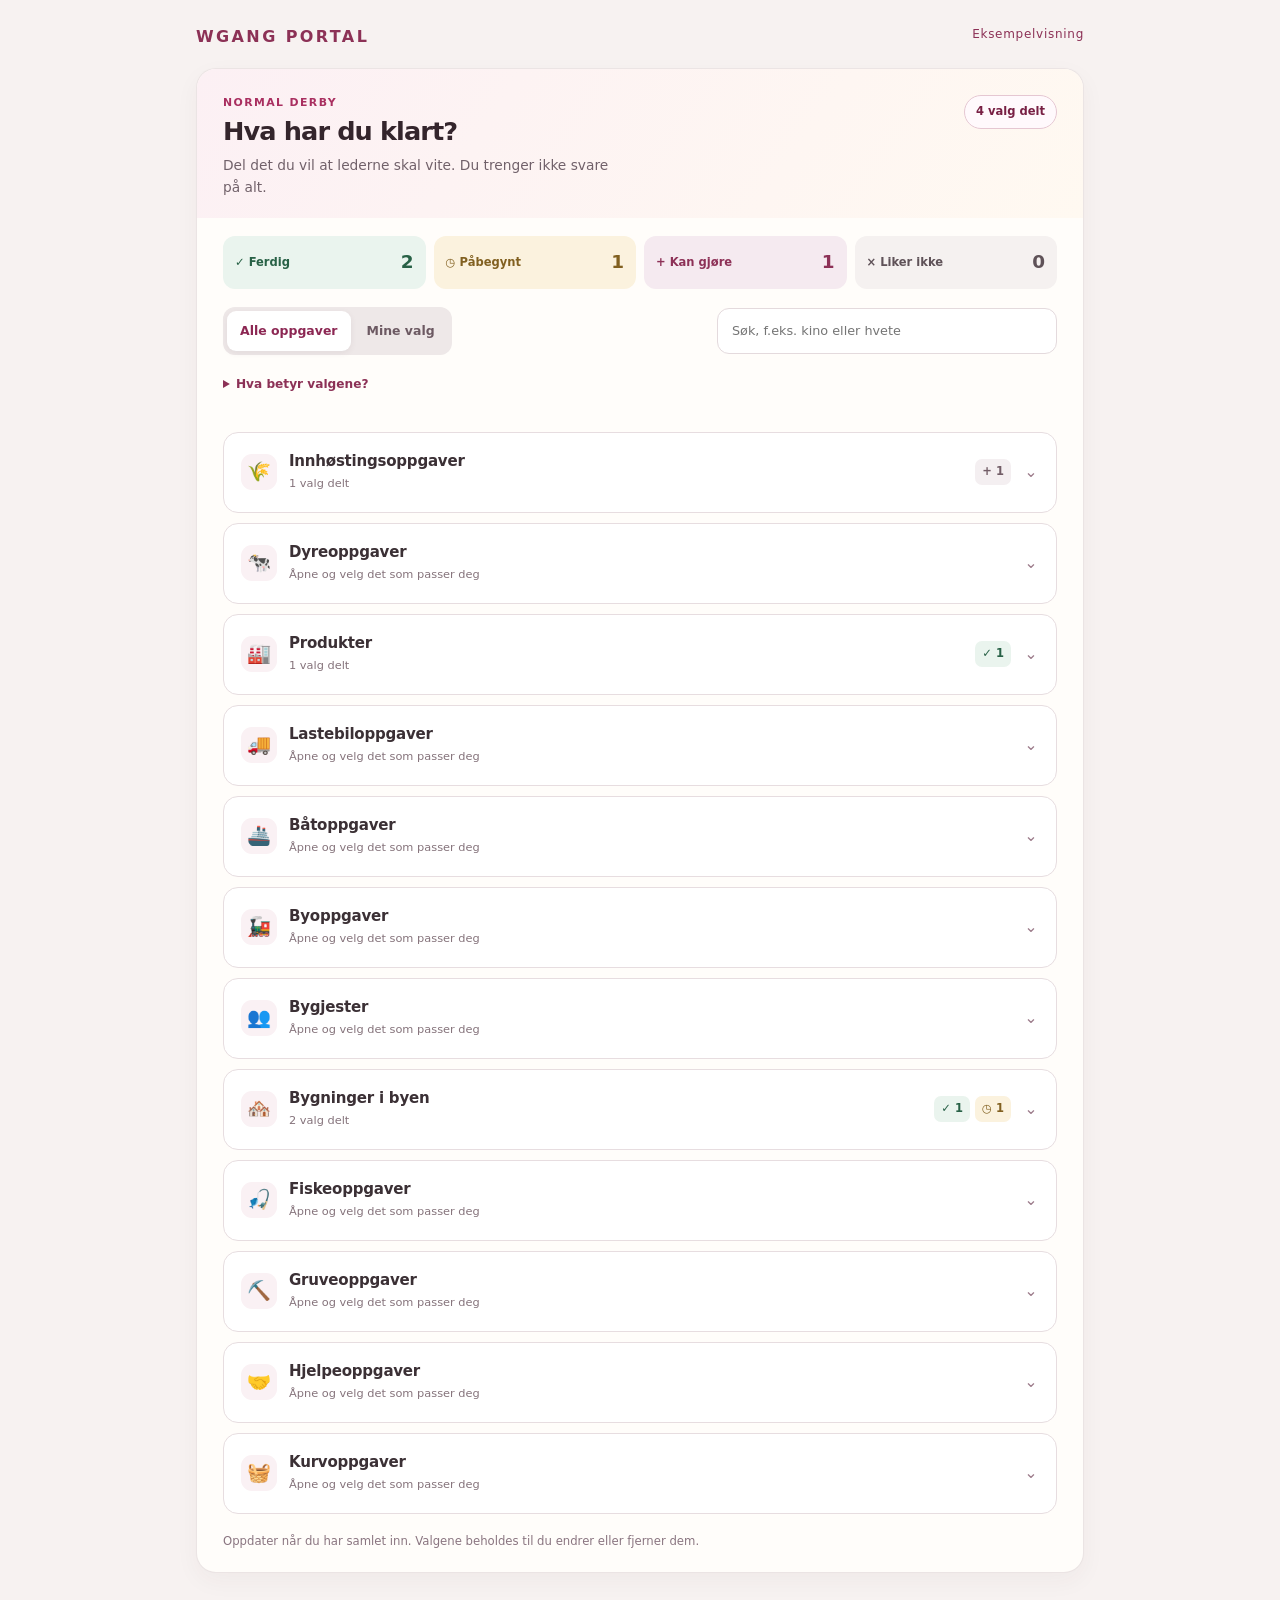
<file: Forhandsvisning.html>
<!doctype html><html lang="no"><head><meta charset="utf-8"><meta name="viewport" content="width=device-width,initial-scale=1"><title>WGANG – oppgavetavle, eksempelvisning</title><style>:root{--pink:#a92f60;--pink-dark:#782044;--pink-soft:#f7e5ec;--cream:#fff8ef;--paper:#fffdfa;--ink:#34252c;--muted:#786a70;--border:#eadfe2;--gold:#d9a83d;--shadow:0 20px 60px rgba(81,42,57,.12);--radius:24px;--max:1180px}*{box-sizing:border-box}html{scroll-behavior:smooth}body{margin:0;background:var(--cream);color:var(--ink);font-family:Inter,ui-sans-serif,-apple-system,BlinkMacSystemFont,"Segoe UI",sans-serif;line-height:1.55}button,input,select,textarea{font:inherit}button,a{-webkit-tap-highlight-color:transparent}a{color:inherit;text-decoration:none}.hidden{display:none!important}.eyebrow{margin:0 0 10px;color:var(--pink);font-size:.72rem;font-weight:900;letter-spacing:.18em}.eyebrow.light{color:#fbdbe7}.button{display:inline-flex;align-items:center;justify-content:center;min-height:44px;padding:0 18px;border:1px solid transparent;border-radius:14px;font-weight:800;cursor:pointer;transition:.2s ease}.button:hover{transform:translateY(-1px)}.button-large{min-height:52px;padding:0 24px}.button-primary{background:var(--pink);color:#fff;box-shadow:0 10px 24px rgba(169,47,96,.2)}.button-cream{background:var(--cream);color:var(--pink-dark)}.button-light{background:#fff;color:var(--pink-dark)}.button-ghost{border-color:rgba(255,255,255,.45);color:#fff;background:rgba(255,255,255,.08)}.button-full{width:100%}.site-header{position:absolute;z-index:5;top:0;left:50%;transform:translateX(-50%);width:min(calc(100% - 32px),var(--max));height:88px;display:flex;align-items:center;gap:32px;color:#fff}.brand,.portal-brand{display:flex;align-items:center;gap:11px}.brand img{width:50px;height:50px;object-fit:contain}.brand span,.portal-brand span{display:grid;line-height:1}.brand strong{font-size:1.35rem;letter-spacing:.06em}.brand small{margin-top:6px;font-size:.65rem;opacity:.78}.desktop-nav{display:flex;gap:26px;margin-left:auto;font-weight:700;font-size:.92rem}.desktop-nav a{opacity:.8}.desktop-nav a:hover{opacity:1}.hero{min-height:720px;padding:150px max(28px,calc((100vw - var(--max))/2)) 72px;display:grid;grid-template-columns:1fr 1fr;align-items:center;gap:64px;background:radial-gradient(circle at 85% 12%,#d76492 0,transparent 28%),linear-gradient(135deg,#8f2851,#b9386c 62%,#94264f);color:#fff;overflow:hidden}.hero-copy{max-width:560px}.hero h1{margin:0;font-family:Georgia,serif;font-size:clamp(3.3rem,7vw,6.4rem);line-height:.95;letter-spacing:-.055em}.hero-lead{max-width:550px;margin:26px 0 0;font-size:1.14rem;color:#ffeaf2}.hero-actions{display:flex;gap:12px;margin-top:34px}.hero-proof{display:flex;gap:25px;margin-top:40px;color:#f7d9e4;font-size:.82rem}.hero-proof span{display:grid}.hero-proof b{color:#fff;font-size:1.15rem}.hero-visual{position:relative}.hero-visual picture{display:block;border-radius:36px;overflow:hidden;box-shadow:0 34px 80px rgba(53,10,31,.32);transform:rotate(1.5deg)}.hero-visual img{display:block;width:100%;aspect-ratio:4/5;object-fit:cover}.floating-card{position:absolute;left:-36px;bottom:42px;display:flex;align-items:center;gap:12px;padding:15px 18px;border:1px solid rgba(255,255,255,.4);border-radius:17px;background:rgba(255,250,247,.94);color:var(--ink);box-shadow:var(--shadow);backdrop-filter:blur(12px)}.floating-card div{display:grid}.floating-card small{color:var(--muted);font-weight:800;font-size:.65rem;letter-spacing:.1em}.status-dot{width:11px;height:11px;border-radius:50%;background:#55ad73;box-shadow:0 0 0 6px #e3f3e8}.section{width:min(calc(100% - 40px),var(--max));margin:0 auto;padding:100px 0}.section-heading{max-width:700px}.section-heading h2,.rule-copy h2,.join-section h2{margin:0;font-family:Georgia,serif;font-size:clamp(2.25rem,5vw,4.2rem);line-height:1.05;letter-spacing:-.035em}.section-heading>p:last-child,.rule-copy>p{color:var(--muted);font-size:1.05rem}.value-grid{display:grid;grid-template-columns:repeat(3,1fr);gap:18px;margin-top:46px}.value-grid article{padding:28px;border:1px solid var(--border);border-radius:var(--radius);background:var(--paper);box-shadow:0 12px 30px rgba(69,39,50,.05)}.value-grid article>span{display:inline-grid;place-items:center;width:40px;height:40px;border-radius:12px;background:var(--pink-soft);color:var(--pink);font-weight:900}.value-grid h3{margin:24px 0 7px}.value-grid p{margin:0;color:var(--muted)}.derby-story{display:grid;grid-template-columns:1fr 1fr;gap:70px;align-items:center}.rule-card{padding:54px;border-radius:34px;background:linear-gradient(145deg,#9c2b57,#c54777);color:#fff;box-shadow:var(--shadow)}.rule-card>strong{display:block;font-family:Georgia,serif;font-size:7rem;line-height:1}.rule-card h2{margin:20px 0 12px;font-size:2rem}.rule-card p:last-child{color:#f9dbe6}.text-link{padding:0;border:0;background:none;color:var(--pink);font-weight:900;cursor:pointer}.join-section{width:min(calc(100% - 40px),var(--max));margin-bottom:80px;padding:60px;display:flex;justify-content:space-between;align-items:center;gap:40px;border-radius:34px;background:linear-gradient(135deg,#822348,#ae3262);color:#fff}.join-section>div{max-width:700px}.join-section p:last-child{color:#f6d6e2}.site-footer{padding:64px 20px 42px;display:flex;flex-direction:column;align-items:center;text-align:center;background:#fff}.site-footer img{width:110px;height:110px;object-fit:contain}.site-footer>strong{font-size:2rem;letter-spacing:.12em}.site-footer>span{color:var(--pink);font-family:Georgia,serif;font-style:italic;font-size:1.15rem}.site-footer nav{display:flex;gap:25px;margin:26px 0 34px;font-weight:750}.site-footer small{color:var(--muted)}
.portal{min-height:100vh;background:#f8f4f2}.portal-topbar{position:fixed;z-index:80;top:0;left:0;right:0;height:76px;padding:0 24px;display:flex;align-items:center;border-bottom:1px solid var(--border);background:rgba(255,253,250,.93);backdrop-filter:blur(18px)}.portal-brand img{width:43px;height:43px}.portal-brand strong{letter-spacing:.08em}.portal-brand small{margin-top:4px;color:var(--pink);font-size:.6rem;letter-spacing:.18em}.portal-actions{display:flex;align-items:center;gap:10px;margin-left:auto}.role-switch{padding:9px 12px;border:1px solid var(--border);border-radius:11px;background:#fff;color:var(--pink);font-size:.78rem;font-weight:800;cursor:pointer}.profile-chip{display:flex;align-items:center;gap:9px;padding:5px 12px 5px 5px;border:1px solid var(--border);border-radius:14px;background:#fff;text-align:left}.profile-chip>span:last-child{display:grid}.profile-chip small{color:var(--muted)}.avatar{display:grid;place-items:center;width:34px;height:34px;border-radius:11px;background:var(--pink-soft);color:var(--pink);font-weight:900}.icon-button{display:grid;place-items:center;width:42px;height:42px;padding:0;border:1px solid var(--border);border-radius:12px;background:#fff;cursor:pointer}.menu-toggle{display:none}.menu-toggle span{width:18px;height:2px;margin:2px;background:var(--ink)}.close-portal{font-size:1.5rem}.portal-shell{display:grid;grid-template-columns:250px 1fr;padding-top:76px;min-height:100vh}.sidebar{position:fixed;top:76px;bottom:0;width:250px;padding:24px 15px;display:flex;flex-direction:column;border-right:1px solid var(--border);background:#fffdfa}.main-nav{display:grid;gap:5px}.main-nav a{display:flex;align-items:center;gap:12px;min-height:48px;padding:0 14px;border-radius:13px;color:var(--muted);font-weight:750}.main-nav a>span{display:grid;place-items:center;width:27px;font-size:1.15rem}.main-nav a:hover,.main-nav a.active{background:var(--pink-soft);color:var(--pink)}.main-nav em{margin-left:auto;display:grid;place-items:center;min-width:22px;height:22px;border-radius:20px;background:var(--pink);color:#fff;font-style:normal;font-size:.7rem}.sidebar-footer{margin-top:auto;padding:16px;display:flex;align-items:center;gap:10px;border-top:1px solid var(--border)}.sidebar-footer img{width:37px}.sidebar-footer div{display:grid}.sidebar-footer span{color:var(--muted);font-size:.72rem}.portal-main{grid-column:2;padding:46px clamp(24px,4vw,60px) 80px;outline:none}.page{display:none;max-width:1120px;margin:auto}.page.active{display:block}.page-heading{display:flex;align-items:flex-start;justify-content:space-between;gap:20px;margin-bottom:30px}.page-heading h1{margin:0;font-family:Georgia,serif;font-size:clamp(2.2rem,4vw,3.7rem);line-height:1.05;letter-spacing:-.035em}.page-heading p:last-child{margin:8px 0 0;color:var(--muted)}.account-label,.badge{display:inline-flex;padding:7px 10px;border-radius:999px;background:var(--pink-soft);color:var(--pink);font-size:.67rem;font-weight:900;letter-spacing:.1em}.spotlight-card{position:relative;overflow:hidden;margin-bottom:18px;padding:34px 38px;border-radius:28px;background:linear-gradient(135deg,#8b2850,#bd3d70);color:#fff;box-shadow:0 18px 45px rgba(126,30,70,.2)}.spotlight-card h2{margin:0;font-size:2rem}.spotlight-card>div{max-width:680px}.spotlight-card p:not(.eyebrow){color:#f5d9e4}.spotlight-progress{display:flex;align-items:center;gap:18px;margin:25px 0}.spotlight-progress>div:first-child{display:grid;min-width:70px}.spotlight-progress strong{font-size:1.55rem}.spotlight-progress small{color:#f3cbd9}.spotlight-progress .progress-track{flex:1}.spotlight-icon{position:absolute;right:32px;top:10px;color:rgba(255,255,255,.12);font-size:10rem}.metric-grid{display:grid;grid-template-columns:repeat(4,1fr);gap:14px;margin-bottom:18px}.metric-grid article,.portal-card{border:1px solid var(--border);border-radius:22px;background:#fff;box-shadow:0 10px 30px rgba(72,43,53,.045)}.metric-grid article{padding:21px}.metric-grid span,.metric-grid small{display:block;color:var(--muted);font-size:.78rem}.metric-grid strong{display:block;margin:7px 0 5px;font-size:1.75rem}.dashboard-grid{display:grid;grid-template-columns:1fr 1fr;gap:18px}.portal-card{padding:26px}.card-header{display:flex;align-items:flex-start;justify-content:space-between;gap:15px}.card-kicker{margin:0 0 4px;color:var(--pink);font-size:.68rem;font-weight:900;letter-spacing:.13em}.portal-card h2{margin:0;font-size:1.24rem}.card-action{padding:6px;border:0;background:none;color:var(--pink);font-size:.78rem;font-weight:850;cursor:pointer}.task-list,.news-list,.strategy-list{list-style:none;margin:20px 0 0;padding:0}.task-list li,.news-list li{display:flex;align-items:center;gap:12px;padding:13px 0;border-top:1px solid var(--border)}.task-list li:first-child,.news-list li:first-child{border-top:0}.task-icon{display:grid;place-items:center;width:40px;height:40px;border-radius:12px;background:var(--cream)}.task-list div,.news-list div{display:grid;flex:1}.task-list small,.news-list small{color:var(--muted)}.news-list>li>span{width:8px;height:8px;border-radius:50%;background:var(--pink)}.progress-track{height:10px;overflow:hidden;border-radius:10px;background:#eee4e7}.progress-track span{display:block;height:100%;width:66.66%;border-radius:inherit;background:linear-gradient(90deg,var(--pink),#d5658e)}.progress-track.light{background:rgba(255,255,255,.22)}.progress-track.light span{background:#fff}.derby-layout{display:grid;grid-template-columns:1.2fr .8fr;gap:18px;margin-bottom:18px}.derby-score{display:flex;align-items:end;gap:12px;margin:28px 0 14px}.derby-score strong{font-size:3rem;line-height:1}.derby-score span{color:var(--muted)}input[type=range]{width:100%;accent-color:var(--pink);margin:18px 0}.derby-facts{display:grid;grid-template-columns:repeat(3,1fr);gap:10px;margin:15px 0 22px}.derby-facts div{padding:14px;border-radius:14px;background:var(--cream)}.derby-facts span{display:block;color:var(--muted);font-size:.74rem}.derby-facts select{max-width:100%;border:0;background:transparent;font-weight:800}.choice-grid{display:grid;gap:9px;margin-top:18px}.choice-button{padding:14px;border:1px solid var(--border);border-radius:14px;background:#fff;text-align:left;cursor:pointer}.choice-button strong,.choice-button small{display:block}.choice-button small{color:var(--muted)}.choice-button.selected{border-color:var(--pink);background:var(--pink-soft)}.helper-text{color:var(--muted);font-size:.8rem}.strategy-list{padding-left:18px;list-style:disc;color:var(--muted)}hr{margin:25px 0;border:0;border-top:1px solid var(--border)}.filter-bar{display:grid;grid-template-columns:1fr 220px;gap:12px;margin-bottom:18px}.filter-bar input,.filter-bar select,.dialog-card input,.dialog-card textarea{width:100%;padding:13px 14px;border:1px solid var(--border);border-radius:13px;background:#fff}.member-grid{display:grid;grid-template-columns:repeat(2,1fr);gap:16px}.member-card{padding:22px;border:1px solid var(--border);border-radius:20px;background:#fff}.member-head,.member-identity{display:flex;align-items:center;gap:11px}.member-head{justify-content:space-between}.member-identity h3{margin:0}.member-role{color:var(--muted);font-size:.75rem}.member-status{padding:6px 9px;border-radius:999px;font-size:.67rem;font-weight:850}.status-joined{background:#e6f4ea;color:#34714b}.status-finished{background:#e9ecfb;color:#455db2}.status-pause{background:#f4ece3;color:#8a643b}.status-waiting{background:#f8e7e7;color:#a34646}.member-info{display:grid;grid-template-columns:1fr 1fr;gap:10px;margin:18px 0 12px}.member-info div{padding:10px;border-radius:12px;background:var(--cream)}.member-info span{display:block;color:var(--muted);font-size:.7rem}.tag-list{display:flex;flex-wrap:wrap;gap:6px;margin-top:15px}.task-tag{padding:5px 8px;border-radius:999px;font-size:.68rem}.task-tag.like{background:#eaf4ec;color:#34714b}.task-tag.dislike{background:#f5eaea;color:#984a4a}.preference-list{display:grid;gap:1px}.preference-row{display:grid;grid-template-columns:180px 1fr;align-items:center;gap:16px;padding:15px 0;border-bottom:1px solid var(--border)}.preference-actions{display:grid;grid-template-columns:repeat(4,1fr);gap:7px}.preference-actions button{padding:9px 6px;border:1px solid var(--border);border-radius:10px;background:#fff;font-size:.75rem;cursor:pointer}.preference-actions button.selected{border-color:var(--pink);background:var(--pink-soft);color:var(--pink)}.discussion-grid,.wiki-grid,.admin-module-grid{display:grid;grid-template-columns:repeat(2,1fr);gap:16px}.discussion-grid article,.wiki-grid article{padding:26px;border:1px solid var(--border);border-radius:22px;background:#fff}.discussion-grid article{display:flex;gap:16px}.discussion-grid article>span,.wiki-grid article>span{display:grid;place-items:center;width:46px;height:46px;flex:none;border-radius:14px;background:var(--pink-soft);color:var(--pink);font-weight:900}.discussion-grid h2,.wiki-grid h2{margin:2px 0 6px}.discussion-grid p:last-child,.wiki-grid p{margin:0;color:var(--muted)}.wiki-grid article>span{margin-bottom:28px}.table-wrap{overflow:auto}table{width:100%;border-collapse:collapse}th,td{padding:12px;border-bottom:1px solid var(--border);text-align:left;white-space:nowrap}th{color:var(--muted);font-size:.7rem;letter-spacing:.08em}.table-action{padding:7px 9px;border:0;border-radius:9px;background:var(--pink-soft);color:var(--pink);font-weight:800}.admin-only{display:none}.admin-mode .admin-only{display:block}.admin-mode a.admin-only{display:flex}.bottom-nav{display:none}dialog{width:min(520px,calc(100% - 28px));padding:0;border:0;border-radius:22px;box-shadow:var(--shadow)}dialog::backdrop{background:rgba(50,29,38,.58)}.dialog-card{padding:26px}.dialog-card label{display:grid;gap:6px;margin-top:14px;font-weight:750}.dialog-card .button-full{margin-top:20px}
@media(max-width:900px){.desktop-nav{display:none}.hero{grid-template-columns:1fr;gap:48px;padding-top:132px}.hero-copy{max-width:720px}.hero-visual{max-width:650px}.hero-visual img{aspect-ratio:16/10}.value-grid{grid-template-columns:1fr}.derby-story{grid-template-columns:1fr}.join-section{align-items:flex-start;flex-direction:column}.metric-grid{grid-template-columns:repeat(2,1fr)}.sidebar{transform:translateX(-105%);z-index:76;box-shadow:var(--shadow);transition:.25s}.sidebar.open{transform:translateX(0)}.portal-shell{grid-template-columns:1fr}.portal-main{grid-column:1}.menu-toggle{display:flex;flex-direction:column;justify-content:center}.profile-chip span:last-child{display:none}}
@media(max-width:620px){.site-header{height:76px;width:calc(100% - 24px);gap:10px}.brand img{width:42px;height:42px}.brand small{display:none}.brand strong{font-size:1.1rem}.site-header .button{margin-left:auto;min-height:40px;padding:0 12px;font-size:.78rem}.hero{min-height:auto;padding:118px 20px 58px;gap:38px}.hero h1{font-size:3.55rem}.hero-lead{font-size:1rem}.hero-actions{display:grid}.hero-proof{justify-content:space-between;gap:10px}.hero-visual picture{border-radius:25px;transform:none}.hero-visual img{aspect-ratio:4/3}.floating-card{left:12px;bottom:12px}.section{width:calc(100% - 32px);padding:72px 0}.value-grid{margin-top:30px}.rule-card{padding:34px 28px}.rule-card>strong{font-size:5.4rem}.join-section{width:calc(100% - 24px);padding:35px 26px;margin-bottom:50px}.site-footer img{width:95px;height:95px}.portal-topbar{height:66px;padding:0 10px}.portal-brand img{width:37px}.role-switch{display:none}.close-portal{width:38px;height:38px}.portal-shell{padding-top:66px}.sidebar{top:66px}.portal-main{padding:30px 14px 100px}.page-heading{display:block}.account-label{display:inline-flex;margin-top:12px}.spotlight-card{padding:27px 23px}.spotlight-icon{display:none}.spotlight-progress{display:block}.spotlight-progress .progress-track{margin-top:12px}.metric-grid{gap:9px}.metric-grid article{padding:16px}.metric-grid strong{font-size:1.4rem}.dashboard-grid,.derby-layout,.member-grid,.discussion-grid,.wiki-grid,.admin-module-grid{grid-template-columns:1fr}.portal-card{padding:20px}.derby-facts{grid-template-columns:1fr 1fr}.filter-bar{grid-template-columns:1fr}.preference-row{grid-template-columns:1fr}.preference-actions{grid-template-columns:1fr 1fr}.bottom-nav{position:fixed;z-index:75;left:8px;right:8px;bottom:max(8px,env(safe-area-inset-bottom));display:grid;grid-template-columns:repeat(4,1fr);padding:7px;border:1px solid var(--border);border-radius:18px;background:rgba(255,253,250,.96);box-shadow:0 15px 40px rgba(63,34,44,.18);backdrop-filter:blur(16px)}.bottom-nav a{display:grid;justify-items:center;padding:4px;color:var(--muted)}.bottom-nav a.active{color:var(--pink)}.bottom-nav span{font-size:1.1rem}.bottom-nav small{font-size:.61rem;font-weight:850}}

/* v0.7 Community Foundation */
.auth-dialog{width:min(520px,calc(100% - 24px));background:transparent}.auth-card{position:relative;padding:32px;border-radius:26px;background:#fff}.auth-close{position:absolute;right:16px;top:16px}.auth-logo{width:72px;height:72px;object-fit:contain}.auth-card h2{margin:5px 0 8px;font-size:2rem}.auth-intro{color:var(--muted)}.auth-tabs{display:grid;grid-template-columns:1fr 1fr;gap:6px;margin:22px 0;padding:5px;border-radius:14px;background:var(--cream)}.auth-tabs button{padding:11px;border:0;border-radius:10px;background:transparent;font-weight:850;cursor:pointer}.auth-tabs button.active{background:#fff;color:var(--pink);box-shadow:0 4px 14px rgba(72,43,53,.08)}.auth-form{display:grid;gap:14px}.auth-form label{display:grid;gap:6px;font-weight:750}.auth-form input{width:100%;padding:13px 14px;border:1px solid var(--border);border-radius:13px;background:#fff}.check-label{grid-template-columns:auto 1fr!important;align-items:start}.check-label input{width:auto;margin-top:3px;accent-color:var(--pink)}.form-message{min-height:20px;margin:0;color:var(--pink);font-size:.84rem;font-weight:750}.form-message.success{color:#34714b}.auth-hint{padding:12px;border-radius:12px;background:var(--cream);color:var(--muted);font-size:.76rem;line-height:1.6}.approval-list{display:grid;gap:10px;margin-top:18px}.approval-item{display:flex;align-items:center;justify-content:space-between;gap:16px;padding:15px;border:1px solid var(--border);border-radius:15px}.approval-item small{display:block;color:var(--muted)}.approval-actions{display:flex;gap:7px}.button-small{min-height:36px;padding:0 12px;font-size:.75rem}.button-danger{border:1px solid #eed5d5;background:#fff;color:#a34646}.empty-state{padding:22px;border-radius:14px;background:var(--cream);color:var(--muted);text-align:center}.admin-summary{margin-bottom:18px}.admin-status-grid{display:grid;grid-template-columns:repeat(4,1fr);gap:10px;margin-top:20px}.admin-status-grid article{padding:16px;border-radius:15px;background:var(--cream)}.admin-status-grid span,.admin-status-grid small{display:block;color:var(--muted);font-size:.74rem}.admin-status-grid strong{display:block;margin:4px 0;font-size:1.7rem}.role-select{padding:7px;border:1px solid var(--border);border-radius:9px;background:#fff}.logout-note{font-size:.7rem;color:var(--muted)}
@media(max-width:620px){.auth-card{padding:26px 20px}.approval-item{align-items:flex-start;flex-direction:column}.admin-status-grid{grid-template-columns:1fr 1fr}.approval-actions{width:100%}.approval-actions .button{flex:1}.portal-actions .admin-only{display:none!important}}

/* v0.7.3 – Derby Preference Foundation */
.admin-preference-card{margin-bottom:18px}.preference-summary-grid{display:grid;grid-template-columns:1fr 1fr;gap:10px;margin:20px 0}.preference-summary-grid article{padding:16px;border-radius:15px;background:var(--cream)}.preference-summary-grid span,.preference-summary-grid small{display:block;color:var(--muted);font-size:.74rem}.preference-summary-grid strong{display:block;margin:5px 0;font-size:1rem}.recommendation{display:inline-flex;padding:6px 9px;border-radius:999px;font-size:.67rem;font-weight:850}.recommend-keep{background:#e6f4ea;color:#34714b}.recommend-watch{background:#edf0fa;color:#455db2}.recommend-clear{background:#f8e7e7;color:#a34646}.recommend-unknown{background:#f4ece3;color:#8a643b}@media(max-width:620px){.preference-summary-grid{grid-template-columns:1fr}}
body.is-busy{cursor:progress}body.is-busy button,body.is-busy input,body.is-busy select,body.is-busy textarea{pointer-events:none}.auth-hint{line-height:1.5}

.text-button{padding:4px;border:0;background:transparent;color:var(--pink);font-weight:800;cursor:pointer;text-align:center}.password-success{padding:14px;border-radius:12px;background:#eaf4ec;color:#34714b}

/* v0.18.0.79 – nyeste viktige kunngjøring på forsiden */
.neighborhood-news-card{grid-column:1/-1}.neighborhood-news-preview{margin:16px 0 0;color:var(--muted);font-size:1rem;line-height:1.7}.neighborhood-news-footer{display:flex;align-items:center;justify-content:space-between;gap:16px;margin-top:18px;padding-top:14px;border-top:1px solid var(--border)}.neighborhood-news-footer .helper-text{margin:0}.neighborhood-news-more{min-height:44px;padding:8px 4px;text-align:right}.notification-focus-target{scroll-margin-top:100px}
@media(max-width:620px){.neighborhood-news-footer{align-items:flex-end}.neighborhood-news-more{flex:none}}

/* v0.18.0.80 – separate innholdssider */
[data-page="announcements"] .content-section,[data-page="discussions"] .content-section{max-width:920px}

/* v0.8.2 – tydelig status for funksjoner som ennå ikke har reelle data */
.development-badge{display:inline-flex;align-items:center;justify-content:center;padding:7px 10px;border-radius:999px;background:#f3eadc;color:#8a643b;font-size:.67rem;font-weight:900;letter-spacing:.08em;white-space:nowrap}.development-card{border-style:dashed}.development-copy{margin:10px 0 0;color:var(--muted);line-height:1.65}.development-note{display:grid;gap:3px;margin:18px 0;padding:13px 15px;border-radius:14px;background:var(--cream);color:var(--ink)}.development-note span{font-size:.82rem;color:var(--muted)}.development-note-light{background:rgba(255,255,255,.16);color:#fff}.development-note-light span{color:rgba(255,255,255,.8)}.hidden-development-metric{display:none!important}.muted-placeholder-grid{margin-top:16px;opacity:.72}.wiki-intro-card{margin-bottom:18px}.wiki-intro-card h2,.community-tip-card h2{margin:5px 0 9px}.wiki-intro-card p:last-child,.community-tip-card p:last-child{color:var(--muted);line-height:1.65}.tips-grid{display:grid;grid-template-columns:repeat(2,1fr);gap:16px;margin-bottom:18px}.tip-card{display:flex;gap:16px;padding:24px;border:1px solid var(--border);border-radius:22px;background:#fff}.tip-icon{display:grid;place-items:center;width:48px;height:48px;flex:none;border-radius:14px;background:var(--cream);font-size:1.45rem}.tip-card h2{margin:2px 0 7px;font-size:1.2rem}.tip-card p:last-child{margin:0;color:var(--muted);line-height:1.55}.community-tip-card{background:linear-gradient(135deg,#fffaf3,#fff)}
@media(max-width:620px){.tips-grid{grid-template-columns:1fr}.tip-card{padding:20px}.page-heading>.development-badge{margin-top:12px}}

/* v0.9.0 – Community content */
.content-section { margin-bottom: 1.25rem; }
.post-list { display: grid; gap: 1rem; margin-top: 1rem; }
.content-post { padding: 1rem; border: 1px solid var(--line, #eadde0); border-radius: 18px; background: rgba(255,255,255,.72); }
.content-post h3 { margin: .35rem 0 .55rem; font-size: 1.15rem; }
.content-post p { margin: 0; line-height: 1.55; }
.content-post footer { display: flex; flex-wrap: wrap; gap: .45rem .8rem; align-items: center; margin-top: .85rem; color: var(--muted, #7b7073); font-size: .82rem; }
.content-post footer time { margin-left: auto; }
.content-category { display: inline-flex; padding: .3rem .55rem; border-radius: 999px; background: #fff3e5; color: #8b5a24; font-size: .72rem; font-weight: 800; letter-spacing: .05em; text-transform: uppercase; }
.content-actions { margin-left: auto; }
.approval-card p { margin: .45rem 0 0; color: var(--muted, #70676a); line-height: 1.45; }
.dialog-card textarea { resize: vertical; }
@media (max-width: 700px) {
  .content-post footer time { margin-left: 0; width: 100%; }
  .content-section .card-header { align-items: flex-start; gap: .8rem; }
  .content-section .card-header .button { width: auto; min-width: 0; }
}

/* v0.9.1 – grupperte oppgavepreferanser og PWA-veiledning */
.preference-group{margin-bottom:22px;padding:0 18px 4px;border:1px solid var(--border);border-radius:18px;background:#fff}.preference-group-heading{display:flex;align-items:center;gap:12px;padding:18px 0 10px;border-bottom:1px solid var(--border)}.preference-group-heading>span{font-size:1.55rem}.preference-group-heading h2{margin:0;font-size:1.05rem}.preference-group-heading p{margin:3px 0 0;color:var(--muted);font-size:.76rem}.install-guide-card{margin-top:18px}.install-guide-grid{display:grid;grid-template-columns:1fr 1fr;gap:12px;margin-top:18px}.install-guide-grid>div{padding:16px;border-radius:14px;background:var(--cream)}.install-guide-grid p{margin:6px 0 0;color:var(--muted);line-height:1.55}.hidden{display:none!important}@media(max-width:620px){.install-guide-grid{grid-template-columns:1fr}.preference-group{padding:0 12px 4px}.preference-group-heading{padding-top:14px}}

/* v0.10.0 */
.notification-badge{display:inline-flex;align-items:center;justify-content:center;min-width:1.4rem;height:1.4rem;padding:0 .35rem;border-radius:999px;background:#c84d72;color:#fff;font-size:.75rem;margin-left:auto}.hidden{display:none!important}.admin-action-list{display:grid;gap:.75rem}.action-item{display:flex;gap:.75rem;align-items:center;width:100%;border:1px solid rgba(80,50,60,.12);background:#fff;border-radius:14px;padding:.9rem 1rem;text-align:left}.action-item strong{display:grid;place-items:center;min-width:2rem;height:2rem;border-radius:999px;background:#f7dbe4}.published-derby-summary{display:flex;flex-direction:column;gap:.2rem;padding:1rem;border-radius:14px;background:rgba(247,219,228,.45)}.published-derby-summary strong{font-size:1.15rem}.derby-published-info{margin-top:1rem;padding:1rem;border-radius:14px;background:#fff8f3}.derby-published-info:empty{display:none}.form-grid{display:grid;grid-template-columns:1fr 1fr;gap:.8rem}.preference-member-detail{margin-top:1.5rem}.preference-member-grid{display:grid;grid-template-columns:repeat(auto-fit,minmax(220px,1fr));gap:.75rem}.preference-member-card{padding:1rem;border:1px solid rgba(80,50,60,.12);border-radius:14px;background:#fff}.preference-member-card h4{margin:.1rem 0 .6rem}.preference-member-card p{margin:.25rem 0;font-size:.9rem}@media(max-width:640px){.form-grid{grid-template-columns:1fr}}

/* v0.11.0 – profiles, privacy and language foundation */
.language-picker select{border:1px solid rgba(116,45,79,.16);background:#fff9f2;border-radius:14px;padding:10px 12px;font:inherit;font-weight:700;color:#6f2948;max-width:132px}.member-card-clickable{cursor:pointer;transition:transform .15s ease,box-shadow .15s ease}.member-card-clickable:active{transform:scale(.99)}.profile-open-hint{display:inline-block;margin-top:12px;font-size:.84rem;font-weight:800;color:#b52f67}.profile-dialog{width:min(680px,94vw);max-height:92vh;border:0;border-radius:28px;padding:0}.profile-dialog::backdrop{background:rgba(70,37,52,.45);backdrop-filter:blur(3px)}.profile-dialog-card{max-height:92vh;overflow:auto}.profile-public-view h3,.profile-edit-section h3{margin:0 0 12px}.profile-public-view>p{font-size:1.05rem;line-height:1.65;white-space:pre-wrap}.profile-detail-grid{display:grid;grid-template-columns:repeat(2,minmax(0,1fr));gap:10px;margin-top:18px}.profile-detail-grid>div{background:#fff8ed;border-radius:16px;padding:14px}.profile-detail-grid span{display:block;font-size:.76rem;color:#8e7b81;margin-bottom:5px}.profile-detail-grid strong{display:block}.profile-divider{height:1px;background:#eadde2;margin:24px 0}.profile-edit-section{margin-top:8px}.profile-edit-section select{width:100%;padding:14px;border:1px solid #e7d9de;border-radius:14px;background:white;font:inherit}.hidden{display:none!important}@media(max-width:720px){.language-picker select{max-width:76px;padding:9px 6px;font-size:.84rem}.profile-detail-grid{grid-template-columns:1fr}.portal-actions{gap:6px}}

/* v0.12.0 role visibility */
.leadership-only{display:none}
.leadership-mode .leadership-only{display:block}
.leadership-mode a.leadership-only{display:flex}
.admin-access-only{display:none}
.admin-access-mode .admin-access-only{display:block}
.admin-access-mode a.admin-access-only{display:flex}
.owner-only{display:none!important}
body:not(.owner-mode) .owner-only{display:none!important}
.derby-editor-actions{display:grid;grid-template-columns:1fr 1fr;gap:10px;margin-top:20px}
@media(max-width:620px){.derby-editor-actions{grid-template-columns:1fr}}
.owner-mode .owner-only{display:inline-flex!important}


/* v0.13.0 – compact language picker + Leadership Chat */
.language-picker-flags select{width:56px;min-width:56px;padding:.55rem .5rem;text-align:center;font-size:1.15rem;border-radius:999px;appearance:auto}
.leadership-message-list{display:flex;flex-direction:column;gap:12px;max-height:520px;overflow:auto;overscroll-behavior:contain;-webkit-overflow-scrolling:touch;padding:4px 2px 34px}
.leadership-message{max-width:86%;padding:12px 14px;border-radius:16px;background:var(--surface-soft,#f7eef2);border:1px solid rgba(169,47,96,.12)}
.leadership-message.own{margin-left:auto;background:#f8e4ec}
.leadership-message-head{display:flex;justify-content:space-between;gap:14px;align-items:center;margin-bottom:6px}.leadership-message-head small{opacity:.65;white-space:nowrap}.leadership-message p{margin:0;white-space:pre-wrap;overflow-wrap:anywhere}.leadership-message-tools{margin-top:8px;text-align:right}.leadership-message-form{border-top:1px solid rgba(0,0,0,.08);padding-top:18px}.leadership-message-form textarea{width:100%;resize:vertical}.leadership-message-actions{display:flex;justify-content:flex-end;margin-top:10px}
@media(max-width:680px){.leadership-message{max-width:94%}.language-picker-flags select{width:50px;min-width:50px;padding:.45rem .35rem}}

/* v0.15.0 – Admin structure, language menu and role-safe navigation */
.language-menu{position:relative}
.language-button{display:flex;align-items:center;gap:5px;min-width:52px;height:42px;padding:0 10px;border:1px solid var(--border);border-radius:13px;background:#fff;font-size:1.15rem;cursor:pointer}
.language-chevron{font-size:.8rem;color:var(--muted)}
.language-dropdown{position:absolute;right:0;top:48px;z-index:120;min-width:170px;padding:8px;border:1px solid var(--border);border-radius:16px;background:#fff;box-shadow:var(--shadow)}
.language-dropdown button{display:flex;width:100%;gap:10px;padding:11px 12px;border:0;border-radius:10px;background:transparent;text-align:left;font:inherit;cursor:pointer}
.language-dropdown button:hover{background:var(--pink-soft)}
.admin-hub-grid{display:grid;grid-template-columns:repeat(2,1fr);gap:14px;margin-bottom:22px}
.admin-hub-card{display:flex;align-items:center;gap:14px;padding:20px;border:1px solid var(--border);border-radius:18px;background:#fff;text-align:left;cursor:pointer}
.admin-hub-card>span{font-size:1.5rem}.admin-hub-card strong,.admin-hub-card small{display:block}.admin-hub-card small{color:var(--muted);font-weight:400}
.admin-hub-card:hover{border-color:var(--pink);background:var(--pink-soft)}
.admin-module{display:none!important}
.admin-module.admin-module-active{display:block!important;margin-top:16px}
.admin-back-button{margin-bottom:14px}
body:not(.leadership-mode) [data-page="leadership"],body:not(.leadership-mode) [data-route="leadership"]{display:none!important}

/* Private én-til-én-meldinger */
.private-message-layout{display:grid;grid-template-columns:320px minmax(0,1fr);gap:18px;align-items:stretch}
.private-conversation-sidebar,.private-chat-card{min-height:620px}
.private-recipient-picker{display:grid;gap:7px;margin-top:20px;font-weight:800}
.private-recipient-picker select{width:100%;padding:12px;border:1px solid var(--border);border-radius:12px;background:#fff}
.private-conversation-list{display:grid;gap:7px;margin-top:22px}
.private-conversation-row{display:grid;grid-template-columns:38px minmax(0,1fr) auto;align-items:center;gap:10px;width:100%;padding:10px;border:1px solid transparent;border-radius:14px;background:transparent;text-align:left;cursor:pointer}
.private-conversation-row:hover,.private-conversation-row.active{border-color:var(--border);background:var(--pink-soft)}
.private-conversation-row>span:nth-child(2){display:grid;min-width:0}
.private-conversation-row small{overflow:hidden;color:var(--muted);text-overflow:ellipsis;white-space:nowrap}
.private-conversation-row>b{display:grid;place-items:center;min-width:23px;height:23px;padding:0 6px;border-radius:999px;background:var(--pink);color:#fff;font-size:.7rem}
.private-chat-card{display:flex;flex-direction:column}
.private-conversation-empty{display:grid;place-items:center;align-content:center;flex:1;text-align:center;color:var(--muted)}
.private-conversation-empty>span{font-size:3rem;color:var(--pink)}
.private-conversation-empty h2{margin:14px 0 0;color:var(--ink)}
.private-chat-head{display:flex;align-items:center;justify-content:space-between;gap:12px;padding-bottom:16px;border-bottom:1px solid var(--border)}
.private-chat-head h2{margin:0}.private-chat-back{display:none}.private-lock-note{color:var(--muted);font-size:.75rem;font-weight:750}
.private-message-list{display:flex;flex-direction:column;gap:10px;height:390px;overflow-y:auto;padding:22px 4px}
.private-message-bubble{max-width:78%;padding:11px 14px;border-radius:17px;background:var(--cream)}
.private-message-bubble.own{align-self:flex-end;border-bottom-right-radius:5px;background:var(--pink-soft)}
.private-message-bubble.received{align-self:flex-start;border-bottom-left-radius:5px}
.private-message-bubble p{margin:0;overflow-wrap:anywhere}.private-message-bubble small{display:block;margin-top:6px;color:var(--muted);font-size:.68rem}
.private-message-form{display:grid;gap:8px;margin-top:auto;padding-top:16px;border-top:1px solid var(--border)}
.private-message-form textarea{width:100%;resize:vertical;padding:13px;border:1px solid var(--border);border-radius:13px}
.private-message-actions{display:flex;justify-content:flex-end}
.member-card-actions{display:flex;align-items:center;justify-content:space-between;gap:10px;margin-top:14px}.member-message-button{font-weight:800}

@media(max-width:760px){
  .private-message-layout{grid-template-columns:1fr}.private-conversation-sidebar,.private-chat-card{min-height:0}
  .private-chat-card{display:none}.private-message-layout:has(#privateConversationActive:not(.hidden)) .private-conversation-sidebar{display:none}.private-message-layout:has(#privateConversationActive:not(.hidden)) .private-chat-card{display:flex}
  .private-chat-back{display:inline-flex}.private-lock-note{font-size:.65rem}.private-message-list{height:52vh;min-height:330px}.private-message-bubble{max-width:88%}
  .member-card-actions{align-items:flex-start;flex-direction:column}
}
body:not(.admin-access-mode) [data-page="admin"],body:not(.admin-access-mode) [data-admin-route]{display:none!important}
@media(max-width:620px){.admin-hub-grid{grid-template-columns:1fr}.language-dropdown{right:-10px}}

/* v0.15.1 – clean page routing and nested Admin navigation */
.page{display:none!important}
.page.active{display:block!important}
.admin-nav-group{display:block}
.admin-nav-toggle{width:100%;display:grid;grid-template-columns:28px 1fr auto 20px;align-items:center;gap:10px;padding:13px 16px;border:0;border-radius:14px;background:transparent;color:var(--ink);font:inherit;font-weight:700;text-align:left;cursor:pointer}
.admin-nav-toggle:hover{background:var(--pink-soft)}
.admin-nav-chevron{font-size:.8rem;text-align:right}
.admin-subnav{padding:2px 0 6px 30px}
.admin-subnav a{font-size:.92rem;padding:10px 12px!important;border-radius:12px}
.admin-subnav a.active{background:var(--pink-soft);color:var(--pink-dark)}
.admin-module-panel{display:block}
.admin-module{display:none!important}
.admin-module.admin-module-active{display:block!important}
.admin-module.admin-module-active.hidden{display:none!important}
.admin-hub-grid,.admin-back-button{display:none!important}

/* v0.15.2 – mobile navigation + strict role visibility hotfix */

/* Role visibility must override generic layout rules. */
body:not(.leadership-mode) .leadership-only,
body:not(.leadership-mode) [data-page="leadership"] {
  display: none !important;
}

body:not(.admin-access-mode) .admin-access-only,
body:not(.admin-access-mode) .admin-nav-group,
body:not(.admin-access-mode) #adminSubnav,
body:not(.admin-access-mode) [data-page="admin"] {
  display: none !important;
}

body:not(.admin-mode) .admin-only {
  display: none !important;
}

/* Keep the drawer usable on short mobile screens. */
.side-menu,
.sidebar,
.side-nav {
  max-height: 100dvh;
}

.side-menu,
.sidebar {
  overflow: hidden;
}

.side-nav {
  overflow-y: auto;
  overflow-x: hidden;
  overscroll-behavior: contain;
  -webkit-overflow-scrolling: touch;
  padding-bottom: max(120px, calc(env(safe-area-inset-bottom) + 100px));
}

.admin-subnav {
  padding-bottom: 12px;
}

.admin-subnav a {
  min-height: 44px;
  padding-top: 8px !important;
  padding-bottom: 8px !important;
}

@media (max-width: 760px) {
  .admin-subnav {
    padding-left: 24px;
  }
  .admin-subnav a {
    font-size: .88rem;
    line-height: 1.2;
  }
  .side-menu-footer,
  .sidebar-footer {
    position: static !important;
    margin-top: 28px;
  }
}

/* v0.16.0 – notifications */
.notification-menu{position:relative}.notification-button{position:relative;width:42px;height:42px;border:1px solid var(--border);border-radius:13px;background:#fff;font-size:1.05rem;cursor:pointer}.notification-button .notification-badge{position:absolute;right:-6px;top:-7px}
.notification-dropdown{position:absolute;right:0;top:48px;z-index:150;width:min(360px,calc(100vw - 24px));max-height:65vh;overflow:auto;padding:10px;border:1px solid var(--border);border-radius:18px;background:#fff;box-shadow:var(--shadow)}
.notification-dropdown-head{display:flex;align-items:center;justify-content:space-between;padding:4px 5px 10px}.notification-dropdown-head button{border:0;background:transparent;font-size:1.4rem;cursor:pointer}
.notification-item{display:flex;width:100%;flex-direction:column;gap:4px;padding:12px;border:0;border-radius:12px;background:transparent;text-align:left;cursor:pointer}.notification-item:hover{background:var(--pink-soft)}.notification-item span{font-size:.88rem;color:var(--muted)}
.whats-new-card{margin-bottom:18px}.notification-count-pill{display:grid;place-items:center;min-width:32px;height:32px;padding:0 8px;border-radius:999px;background:var(--pink-soft);font-weight:800;color:var(--pink-dark)}
.notification-setting-list{display:grid;gap:10px;margin:14px 0}.notification-setting-list label,.email-notification-master{display:flex;align-items:center;gap:10px;padding:10px 12px;border:1px solid var(--border);border-radius:12px}.notification-setting-list input,.email-notification-master input{width:18px;height:18px}
@media(max-width:620px){.notification-dropdown{position:fixed;top:64px;right:10px;left:10px;width:auto}.portal-actions{gap:6px}.notification-button{width:40px;height:40px}}

/* v0.16.1 – Profile hub */
.profile-chip{position:relative}.profile-notification-badge{position:absolute;right:-5px;top:-7px;min-width:20px;height:20px;padding:0 5px;border-radius:999px;background:var(--pink-dark);color:#fff;font-size:.72rem;line-height:20px;text-align:center;box-shadow:0 0 0 2px #fff}
.profile-hub-menu{display:grid;gap:9px}.profile-hub-item{display:flex;align-items:center;justify-content:space-between;width:100%;padding:14px 16px;border:1px solid var(--border);border-radius:14px;background:#fff;text-align:left;cursor:pointer}.profile-hub-item span:first-child{display:flex;flex-direction:column;gap:3px}.profile-hub-item small{color:var(--muted);font-weight:400}.profile-hub-logout{margin-top:8px;color:var(--pink-dark)}.profile-menu-badge{min-width:28px;padding:5px 8px;border-radius:999px;background:var(--pink-dark);color:#fff;text-align:center}.profile-hub-section{min-height:240px}.profile-hub-back{border:0;background:transparent;padding:0 0 14px;color:var(--pink-dark);font-weight:700;cursor:pointer}.account-summary{display:grid;gap:10px}.profile-language-setting{margin-bottom:18px}.profile-language-buttons{display:flex;gap:8px}.profile-language-buttons button{padding:10px 13px;border:1px solid var(--border);border-radius:12px;background:#fff;cursor:pointer}

/* v0.17.0 – likes, comments and bilingual dynamic content */
.social-bar{display:flex;gap:8px;margin-top:12px;padding-top:10px;border-top:1px solid var(--border)}
.social-like,.social-comment-toggle{border:1px solid var(--border);border-radius:999px;background:#fff;padding:7px 11px;cursor:pointer}
.social-like.active{background:var(--pink-soft);border-color:var(--pink);color:var(--pink-dark)}
.social-comments{margin-top:10px;padding:12px;border-radius:14px;background:rgba(255,255,255,.66)}
.social-comment{padding:9px 0;border-bottom:1px solid var(--border)}
.social-comment:last-child{border-bottom:0}
.social-comment-head{display:flex;justify-content:space-between;gap:10px}
.social-comment-head small{color:var(--muted)}
.social-comment-form{display:flex;gap:8px;margin-top:10px}
.social-comment-form input{flex:1;min-width:0}
@media(max-width:620px){.social-comment-form{flex-direction:column}.social-comment-form .button{width:100%}}

/* v0.17.1 profile/settings fixes */
.profile-hub-logout{margin-top:10px}
.profile-language-fieldset{border:1px solid var(--border);border-radius:14px;padding:14px;display:grid;gap:9px}
.profile-language-fieldset legend{font-weight:700;padding:0 6px}

/* v0.18.0 Chill Bunny planner */
.bunny-center{margin-top:22px}.bunny-hero{display:flex;justify-content:space-between;gap:18px;align-items:center;background:linear-gradient(135deg,#ef4f82,#f86d8d);color:#fff;border-radius:24px;padding:22px 26px;box-shadow:0 12px 28px rgba(115,39,68,.16)}.bunny-hero h2{margin:3px 0 5px;font-size:28px}.bunny-hero p{margin:0}.bunny-stat{background:#fff8e9;color:#563d36;border-radius:18px;padding:13px 22px;text-align:center;min-width:190px}.bunny-stat small{display:block;color:#e73f72;font-weight:900}.bunny-stat strong{display:block;font-size:30px}.bunny-stat span{font-size:12px}.bunny-board-notice{margin:14px 0;padding:12px 16px;border-radius:14px;background:#eef9ef;color:#35623d;font-weight:700}.bunny-board-notice.stale{background:#fff0e7;color:#a64a23}.bunny-toolbar{display:flex;justify-content:space-between;align-items:center;margin:18px 2px 10px}.bunny-toolbar>div:first-child{display:flex;gap:10px;align-items:baseline}.bunny-toolbar span{font-size:13px;color:#6d625d}.bunny-legend{display:flex;gap:5px}.heat{display:inline-grid!important;place-items:center;width:27px;height:27px;border-radius:50%;font-weight:900;color:#333!important}.heat-0{background:#d9d9d9}.heat-1{background:#73d44b}.heat-2{background:#c9df2d}.heat-3{background:#ffbd27}.heat-4{background:#ff7a24}.heat-5{background:#ef3d2f;color:white!important}.bunny-task-grid{display:grid;grid-template-columns:repeat(4,minmax(0,1fr));gap:12px}.bunny-task-card{background:#fffdf8;border:2px solid #eee2d6;border-radius:18px;overflow:hidden;box-shadow:0 5px 14px rgba(70,49,40,.07);transition:.15s}.bunny-task-card:hover{transform:translateY(-1px)}.bunny-task-main{padding:13px;text-align:center}.bunny-task-type{font-size:11px;font-weight:900;text-transform:uppercase;color:#6c4aa2}.bunny-task-icon{font-size:52px;line-height:1.1;margin:8px 0}.bunny-task-main h3{font-size:16px;margin:3px 0}.bunny-task-main .amount{font-size:22px;font-weight:900}.bunny-popularity{display:flex;justify-content:space-between;align-items:center;padding:10px 12px;background:#f8f3ed;border-top:1px solid #eee2d6}.bunny-popularity strong{font-size:13px}.bunny-popularity small{display:block}.bunny-actions{display:grid;grid-template-columns:1fr;gap:6px;padding:10px}.bunny-actions button{border:0;border-radius:10px;padding:9px 8px;font-weight:800;cursor:pointer}.bunny-ready{background:#dff3ce;color:#387321}.bunny-prep{background:#fff0bd;color:#8b6410}.bunny-skip{background:#eee;color:#666}.bunny-actions button.selected{outline:3px solid rgba(0,0,0,.16)}.bunny-plan-card{margin-top:16px}.bunny-my-plan{display:flex;flex-wrap:wrap;gap:8px}.bunny-plan-chip{padding:8px 12px;border-radius:999px;background:#edf8df;font-weight:800}.bunny-admin-board{display:grid;gap:14px}.bunny-admin-library{display:grid;grid-template-columns:repeat(4,minmax(0,1fr));gap:8px}.bunny-admin-choice{border:2px solid #eadfd5;background:#fff;border-radius:14px;padding:10px;text-align:left;cursor:pointer}.bunny-admin-choice.selected{border-color:#ed4f80;background:#fff0f5}.bunny-admin-choice span{font-size:24px;margin-right:6px}.bunny-admin-actions{display:flex;justify-content:space-between;align-items:center;gap:12px;flex-wrap:wrap}.bunny-admin-actions strong{font-size:18px}.bunny-new-task{display:grid;grid-template-columns:1fr 1fr 1fr 90px auto;gap:8px}.bunny-new-task input,.bunny-new-task select{min-width:0;padding:10px;border:1px solid #ddd;border-radius:10px}
@media(max-width:900px){.bunny-task-grid{grid-template-columns:repeat(2,minmax(0,1fr))}.bunny-admin-library{grid-template-columns:repeat(2,minmax(0,1fr))}.bunny-hero{align-items:stretch}.bunny-new-task{grid-template-columns:1fr 1fr}.bunny-new-task button{grid-column:1/-1}}
@media(max-width:520px){.bunny-hero{flex-direction:column;padding:18px}.bunny-stat{min-width:0}.bunny-task-grid{gap:8px}.bunny-task-main{padding:10px 7px}.bunny-task-icon{font-size:42px}.bunny-task-main h3{font-size:14px}.bunny-toolbar{align-items:flex-start;gap:8px;flex-direction:column}.bunny-actions button{font-size:12px}.bunny-admin-library{grid-template-columns:1fr 1fr}}

/* v0.18.0.3 – published-board polish and editable standard cards */
.bunny-task-card{border-color:#eadbcf;background:linear-gradient(180deg,#fffefa,#fffaf3)}
.bunny-task-icon{filter:drop-shadow(0 3px 2px rgba(75,45,25,.12))}
.bunny-deadline{display:inline-flex;align-items:center;gap:5px;margin-top:8px;padding:5px 9px;border-radius:999px;background:#f5f7f8;color:#665d58;font-size:12px;font-weight:800}
.bunny-admin-choice-wrap{position:relative;min-width:0}
.bunny-admin-choice-wrap .bunny-admin-choice{width:100%;height:100%;padding-right:38px}
.bunny-edit-card{position:absolute;right:7px;top:7px;width:28px;height:28px;border:0;border-radius:50%;background:#fff0f5;color:#c83869;font-weight:900;cursor:pointer;box-shadow:0 2px 6px rgba(0,0,0,.08)}
.bunny-new-task{grid-template-columns:1fr 1fr 1fr 90px 130px auto}
@media(max-width:900px){.bunny-new-task{grid-template-columns:1fr 1fr}}

/* v0.18.0.4 */
.bunny-new-task{grid-template-columns:1fr 1fr 110px auto auto}.bunny-new-task select{min-height:48px}@media(max-width:900px){.bunny-new-task{grid-template-columns:1fr 1fr}}

/* v0.18.0.5 – robust Supabase-driven task dropdowns */
.bunny-name-status{margin-top:8px}
#newBunnyName:disabled{opacity:.7}

/* v0.18.0.6 */
.bunny-library-warning{margin:18px 0;padding:16px;border-radius:16px;background:#fff3d9;border:1px solid #efcf8d;color:#5c4522}
.bunny-library-warning p{margin:6px 0 0}


/* =========================================================
   WGANG Portal v0.18.0.7 – Chill Bunny visual task library
   ========================================================= */
.bunny-library-grid{
  display:grid;
  grid-template-columns:repeat(2,minmax(0,1fr));
  gap:12px;
}
.bunny-library-card.bunny-task-visual-card{
  position:relative;
  min-height:205px;
  padding:12px 10px 14px;
  border:2px solid #e6ded4;
  border-radius:18px;
  background:linear-gradient(180deg,#fffdf8 0%,#fffaf1 100%);
  box-shadow:0 3px 10px rgba(73,48,35,.07);
  display:flex;
  flex-direction:column;
  align-items:center;
  justify-content:flex-start;
  text-align:center;
  overflow:hidden;
}
.bunny-task-category{
  width:100%;
  font-size:12px;
  line-height:1.1;
  font-weight:900;
  letter-spacing:.02em;
  text-transform:uppercase;
  color:#8d2b63;
  margin:0 26px 8px 0;
}
.bunny-task-main{
  min-height:88px;
  width:100%;
  display:flex;
  align-items:center;
  justify-content:center;
  gap:7px;
}
.bunny-task-illustration{
  font-size:58px !important;
  line-height:1;
  filter:drop-shadow(0 3px 2px rgba(0,0,0,.10));
}
.bunny-task-amount{
  font-size:25px;
  font-weight:900;
  color:#3a2a25;
  white-space:nowrap;
}
.bunny-task-name{
  margin-top:5px;
  font-size:17px;
  line-height:1.18;
  font-weight:850;
  color:#302522;
}
.bunny-library-card .bunny-library-edit{
  position:absolute;
  right:9px;
  top:9px;
  width:32px;
  height:32px;
  border-radius:50%;
  display:grid;
  place-items:center;
  background:#fdeaf2;
  color:#b32e68;
  font-size:15px;
}
.bunny-library-card.bunny-task-visual-card:hover,
.bunny-library-card.bunny-task-visual-card:focus{
  transform:translateY(-1px);
  border-color:#d8b8c8;
}
@media(min-width:700px){
  .bunny-library-grid{grid-template-columns:repeat(4,minmax(0,1fr))}
}
@media(min-width:1100px){
  .bunny-library-grid{grid-template-columns:repeat(6,minmax(0,1fr))}
}

/* v0.18.0.8 – game-recognition task cards */
.bunny-game-card{background:linear-gradient(180deg,#fffef9 0%,#fffaf1 100%);border-color:#eadbcf}
.bunny-game-card .bunny-task-main{display:block;min-height:0;padding:12px 10px 14px;text-align:center}
.bunny-game-card .bunny-task-type{margin:0 0 7px;font-size:11px;letter-spacing:.015em;color:#5c3b9b}
.bunny-game-card .bunny-task-visual{min-height:78px;display:flex;align-items:center;justify-content:center;gap:10px}
.bunny-game-card .bunny-task-icon{font-size:58px;line-height:1;margin:0;filter:drop-shadow(0 3px 2px rgba(75,45,25,.13))}
.bunny-game-card .amount{font-size:30px;line-height:1;font-weight:950;color:#38271f;white-space:nowrap}
.bunny-game-card h3{margin:8px 0 3px;font-size:16px;line-height:1.15;color:#2f2420}
.bunny-task-description{margin:0 auto;max-width:190px;min-height:34px;font-size:12px;line-height:1.3;color:#5f5149}
.bunny-game-card .bunny-popularity{background:#faf5ec}
@media(max-width:520px){
 .bunny-game-card .bunny-task-main{padding:10px 6px 12px}
 .bunny-game-card .bunny-task-type{font-size:10px}
 .bunny-game-card .bunny-task-visual{min-height:72px;gap:7px}
 .bunny-game-card .bunny-task-icon{font-size:50px}
 .bunny-game-card .amount{font-size:27px}
 .bunny-game-card h3{font-size:14px}
 .bunny-task-description{font-size:11px;min-height:30px}
}

/* v0.18.0.9 — Chill Bunny illustrated task cards */
.bunny-game-card .bunny-task-main{padding:12px 9px 14px}
.bunny-game-card .bunny-task-visual{min-height:112px;gap:4px;position:relative}
.bunny-game-card .bunny-task-image{display:block;width:min(76%,150px);height:100px;object-fit:contain;mix-blend-mode:multiply;filter:drop-shadow(0 4px 5px rgba(75,45,25,.12))}
.bunny-game-card .amount{font-size:30px;flex:0 0 auto}
@media(max-width:520px){
 .bunny-game-card .bunny-task-visual{min-height:92px}
 .bunny-game-card .bunny-task-image{width:min(72%,118px);height:84px}
 .bunny-game-card .amount{font-size:27px}
}

/* v0.18.0.11 Chill Bunny Planner */
.bunny-planner-panel{margin:18px 0;padding:16px;border:1px solid #eadfd7;border-radius:20px;background:#fffaf5;box-shadow:0 4px 14px rgba(74,48,35,.06)}
.bunny-planner-head{display:flex;justify-content:space-between;gap:12px;align-items:flex-start}.bunny-planner-kicker{font-size:12px;font-weight:900;text-transform:uppercase;color:#a52d68}.bunny-planner-head h3{margin:4px 0 0}.bunny-planner-head>strong{font-size:22px;color:#7e2455}
.bunny-rounds{display:grid;grid-template-columns:repeat(3,1fr);gap:7px;margin:14px 0}.bunny-round{padding:9px 6px;border-radius:12px;background:#f4eee8;text-align:center;font-size:12px}.bunny-round strong,.bunny-round span{display:block}.bunny-round.done{background:#e7f4e9}
.bunny-advice{display:flex;flex-direction:column;gap:4px;padding:12px;border-radius:14px;margin:12px 0;font-size:13px}.bunny-advice-go{background:#eaf6ec;border:1px solid #c6e3ca}
.bunny-next-attendance{margin-top:14px}.bunny-attendance-buttons{display:grid;grid-template-columns:repeat(3,1fr);gap:6px;margin:8px 0}.bunny-attendance-buttons button{border:1px solid #dfd4cc;background:#fff;border-radius:12px;padding:9px 4px;font-weight:750}.bunny-attendance-buttons button.selected{outline:2px solid #c84c86;background:#fff0f6}
.bunny-done-today{width:100%;margin-top:14px}.bunny-done-today.is-done{background:#e7f4e9;border-color:#a9d0b0}

/* v0.18.0.12 – roles, permissions, notifications and unread chat */
.permission-table th,.permission-table td{text-align:center;vertical-align:middle}.permission-table th:first-child,.permission-table td:first-child{text-align:left;min-width:240px}
.permission-group-row th{background:#fff1f6;color:#9f2e65;font-size:12px;text-transform:uppercase;letter-spacing:.04em}
.permission-yes{color:#267a42}.permission-no{color:#9a8f88}.permission-lock{color:#267a42;font-weight:900}
.permission-switch{display:inline-flex;align-items:center;justify-content:center;min-width:48px;padding:5px 7px;border-radius:999px;background:#f5f1ee;cursor:pointer}.permission-switch input{margin-right:5px}
.permission-audit{margin-top:18px}.permission-audit-row{display:flex;flex-direction:column;gap:2px;padding:9px 0;border-top:1px solid #eee3dc}.permission-audit-row span{font-size:12px;color:#756a64}
.chat-unread-divider{display:flex;align-items:center;gap:8px;margin:14px 0;color:#b3326f;font-size:12px;font-weight:900;text-transform:uppercase}.chat-unread-divider:before,.chat-unread-divider:after{content:"";height:1px;flex:1;background:#efb9cf}
.chat-newer-indicator{position:sticky;bottom:10px;margin:10px auto 0;display:block;border:0;border-radius:999px;background:#b93170;color:#fff;padding:8px 14px;font-weight:800;box-shadow:0 4px 12px rgba(0,0,0,.15);z-index:3}
@media(max-width:720px){.permission-table{font-size:12px}.permission-table th:first-child,.permission-table td:first-child{min-width:190px}.permission-switch{min-width:38px;padding:4px}}

/* v0.18.0.68 – chat continuity, visible likers and comment reactions */
.chat-continuation-note{display:inline-flex;margin-top:7px;padding:5px 9px;border-radius:999px;background:var(--pink-soft);color:var(--pink-dark);font-size:.75rem;font-weight:750}
.social-bar{align-items:center;flex-wrap:wrap}.social-like,.social-comment-toggle{min-height:38px;display:inline-flex;align-items:center;gap:5px}.social-like:disabled,.social-comment-toggle:disabled{cursor:not-allowed;opacity:.58}.social-action-label{font-size:.78rem;font-weight:750}
.social-like-details{position:relative;margin-left:auto;color:var(--muted);font-size:.78rem}.social-like-details summary{cursor:pointer;list-style:none;font-weight:700}.social-like-details summary::-webkit-details-marker{display:none}.social-like-details[open] ul{position:absolute;right:0;z-index:10;min-width:190px;max-width:min(290px,80vw);margin:6px 0 0;padding:9px 12px;list-style:none;border:1px solid var(--border);border-radius:12px;background:#fff;box-shadow:0 10px 28px rgba(72,43,53,.14)}.social-like-details li{padding:3px 0;white-space:nowrap;overflow:hidden;text-overflow:ellipsis}
.social-comment-actions{display:flex;align-items:center;gap:10px;margin-top:7px}.social-comment-actions .text-button{margin-left:auto}.social-comment-like{padding:5px 9px;min-height:32px}.social-comment .social-like-details{display:inline-block;margin-top:5px}
.chat-focus-target{animation:chat-focus-pulse 1.8s ease}.chat-unread-divider{scroll-margin-top:100px}.leadership-message,.content-post,.social-comment{scroll-margin-top:100px}.notification-focus-target{outline:3px solid rgba(185,49,112,.25);outline-offset:4px}

/* v0.18.0.84 – sikker administratorkontroll av tipsvedlegg */
.wiki-media{display:grid;gap:.55rem;margin-top:1rem}.wiki-media video,.wiki-media img,.wiki-video-preview video,.wiki-video-preview img{display:block;width:100%;max-height:min(62vh,560px);border-radius:15px;background:#211a1d;object-fit:contain}.wiki-media img,.wiki-video-preview img{height:auto;background:var(--cream)}.wiki-media small,.wiki-video-preview span{color:var(--muted);font-size:.76rem;overflow-wrap:anywhere}.wiki-media-error{padding:.7rem;border-radius:10px;background:var(--cream);color:var(--pink)!important;font-size:.8rem}.wiki-video-guidance{margin:.5rem 0 0;line-height:1.55}.wiki-video-preview{display:grid;gap:.65rem;margin-top:.8rem;padding:.75rem;border:1px solid var(--border);border-radius:16px;background:var(--cream)}.wiki-video-preview>div{display:flex;align-items:center;justify-content:space-between;gap:.75rem}.wiki-video-preview .text-button{flex:none}.wiki-upload-progress{display:grid;gap:.45rem;margin-top:1rem}.wiki-upload-progress .progress-track span{width:0}.wiki-upload-progress small{color:var(--muted);font-weight:750}.approval-card .wiki-media{max-width:520px}.approval-card .wiki-media video,.approval-card .wiki-media img{max-height:360px}
.wiki-media-loading{margin:0;color:var(--muted);font-size:.8rem}.wiki-media-review{display:flex!important;align-items:flex-start;gap:.65rem;margin-top:.25rem;padding:.75rem;border:1px solid var(--border);border-radius:12px;background:var(--cream);font-size:.85rem;font-weight:750;line-height:1.4}.wiki-media-review input{width:1.2rem;height:1.2rem;margin:.05rem 0 0;flex:none;accent-color:var(--pink)}.wiki-media-review input:disabled{opacity:.55}.approval-card [data-tip-approve]:disabled{cursor:not-allowed;opacity:.48;box-shadow:none}
@keyframes chat-focus-pulse{0%,100%{filter:none}35%{filter:drop-shadow(0 0 9px rgba(185,49,112,.42))}}
@media(max-width:620px){.chat-continuation-note{border-radius:10px}.social-like-details{width:100%;margin-left:0}.social-like-details[open] ul{position:static;max-width:none}.social-action-label{display:none}}

/* v0.18.0.13 – safe permission editing */
.permission-edit-controls{display:flex;gap:.75rem;justify-content:flex-end;flex-wrap:wrap;margin:0 0 1rem;padding:0 1rem}.permission-edit-controls .button{min-width:150px}@media(max-width:700px){#permissionsMatrixCard .card-header #togglePermissionEdit{display:none!important}.permission-edit-controls{justify-content:stretch}.permission-edit-controls .button{flex:1 1 100%;width:100%}}


/* v0.18.0.23 — tydelig Harepus-fokus på Oversikt */
.spotlight-card.bunny-focus{position:relative;overflow:hidden;background:linear-gradient(135deg,#ee4c80 0%,#f6658a 62%,#ef4e7e 100%)}
.spotlight-card.bunny-focus h2{font-size:clamp(2rem,5vw,3.25rem);line-height:1.02;max-width:720px}
.dashboard-countdown{display:inline-flex;flex-direction:column;gap:2px;margin:14px 0 10px;padding:11px 15px;border:1px solid rgba(255,255,255,.32);border-radius:16px;background:rgba(255,255,255,.12);backdrop-filter:blur(5px)}
.dashboard-countdown span{font-size:.72rem;font-weight:850;letter-spacing:.08em;text-transform:uppercase;color:#ffe5ef}
.dashboard-countdown strong{font-size:1.45rem;line-height:1.15;color:#fff}
.spotlight-card.bunny-focus .spotlight-icon{font-size:5.2rem;opacity:.2;transform:rotate(-7deg)}
@media(max-width:620px){
  .spotlight-card.bunny-focus{padding:28px 24px 26px}
  .spotlight-card.bunny-focus h2{font-size:2.25rem;max-width:82%}
  .spotlight-card.bunny-focus .spotlight-icon{display:block;position:absolute;right:18px;top:20px;font-size:3.6rem;opacity:.18}
  .dashboard-countdown{margin-top:12px}
  .dashboard-countdown strong{font-size:1.3rem}
  .spotlight-card.bunny-focus .button{width:100%;margin-top:4px}
}

/* v0.18.0.106 – forenklet medlemsoversikt for ordinære medlemmer */
.member-grid.member-grid-simple{grid-template-columns:repeat(2,minmax(0,1fr));gap:10px}
.member-card-simple{display:flex!important;flex-direction:row!important;align-items:center;justify-content:space-between;gap:14px;min-height:86px;padding:16px 18px!important}
.member-card-simple .member-identity{min-width:0;margin:0}
.member-card-simple .member-identity h3{overflow:hidden;text-overflow:ellipsis;white-space:nowrap}
.member-card-simple .profile-open-hint{flex:none;margin:0}
@media(max-width:620px){
  .member-grid.member-grid-simple{grid-template-columns:1fr;gap:8px}
  .member-card-simple{min-height:78px;padding:14px 16px!important}
}

/* v0.18.0.25 – Harepus live countdown on Overview */
.spotlight-card.bunny-focus .spotlight-icon{
  display:grid;place-items:center;width:94px;height:94px;right:28px;top:28px;
  border-radius:50%;background:rgba(255,249,242,.92);color:#7d284e;
  font-size:4.25rem;line-height:1;opacity:1;transform:none;
  box-shadow:0 10px 26px rgba(104,29,61,.17);text-shadow:none
}
.bunny-dashboard-panel{margin:22px 0 18px;border-radius:23px;overflow:hidden;background:rgba(255,250,244,.98);color:#3b2530;box-shadow:0 14px 32px rgba(104,29,61,.12)}
.bunny-dashboard-countdown{display:grid;grid-template-columns:1.25fr .75fr;align-items:center;gap:20px;padding:23px 25px;border-bottom:1px solid #efd6de}
.bunny-dashboard-countdown>div:first-child{display:grid;gap:5px}
.bunny-dashboard-countdown span,.bunny-dashboard-rounds span{color:#b73569;font-size:.7rem;font-weight:900;letter-spacing:.12em}
.bunny-dashboard-countdown>div:first-child>strong{font-size:clamp(2.2rem,5vw,3.55rem);line-height:1;color:#702042;letter-spacing:.03em;font-variant-numeric:tabular-nums}
.bunny-dashboard-countdown small{color:#6f5e65}
.bunny-countdown-meta{display:grid;gap:10px;padding-left:20px;border-left:1px solid #efd6de}
.bunny-countdown-meta strong{color:#b73569;font-size:1.02rem}.bunny-countdown-meta span{color:#3b2530;letter-spacing:0;font-size:.88rem;font-weight:700}
.bunny-dashboard-rounds{display:grid;grid-template-columns:repeat(3,1fr);padding:15px 20px;border-bottom:1px solid #efd6de}
.bunny-dashboard-rounds>div{display:grid;gap:3px;padding:0 16px;border-right:1px solid #efd6de}.bunny-dashboard-rounds>div:last-child{border-right:0}
.bunny-dashboard-rounds strong{font-size:.95rem;color:#3b2530}
.bunny-dashboard-tip{padding:17px 24px;background:#fff0dd;color:#3b2530;font-size:.82rem;line-height:1.55}.bunny-dashboard-tip strong{color:#3b2530}
.bunny-round-complete{width:calc(100% - 40px);margin:16px 20px 20px;border:1px solid #bd3d70;background:#fff;color:#a72e5e}
.bunny-round-complete:hover{background:#fff1f6}.bunny-round-complete:disabled{opacity:.55;cursor:wait}
.bunny-manual-schedule{margin:0 20px 20px;padding:16px;border:1px solid rgba(183,53,105,.24);border-radius:18px;background:rgba(255,255,255,.72);display:grid;gap:12px}
.bunny-manual-schedule>div:first-child{display:grid;gap:4px}.bunny-manual-schedule>div:first-child strong{color:#702042}.bunny-manual-schedule small{color:#6f5e65;line-height:1.4}
.bunny-manual-controls{display:grid;grid-template-columns:minmax(190px,1fr) auto auto;gap:8px;align-items:center}.bunny-manual-controls input{min-width:0;border:1px solid #dcc3cd;border-radius:12px;padding:11px 12px;background:#fff;color:#3b2530;font:inherit}.bunny-manual-controls .button{margin:0;white-space:nowrap;padding:11px 14px}.bunny-manual-status{font-weight:700;color:#a72e5e!important}
.spotlight-card.bunny-focus>#dashboardDerbyIcon{z-index:0}.spotlight-card.bunny-focus>div{position:relative;z-index:1;max-width:860px}

@media(max-width:620px){
  .spotlight-card.bunny-focus .spotlight-icon{display:grid;right:17px;top:19px;width:66px;height:66px;font-size:2.9rem;opacity:1;background:rgba(255,249,242,.95)}
  .spotlight-card.bunny-focus h2{max-width:76%}
  .bunny-dashboard-panel{margin:18px -8px 16px}
  .bunny-dashboard-countdown{grid-template-columns:1fr;gap:14px;padding:20px}
  .bunny-dashboard-countdown>div:first-child>strong{font-size:2.4rem}
  .bunny-countdown-meta{padding:13px 0 0;border-left:0;border-top:1px solid #efd6de;grid-template-columns:1fr;gap:4px}
  .bunny-dashboard-rounds{padding:13px 7px}.bunny-dashboard-rounds>div{padding:0 9px}.bunny-dashboard-rounds span{font-size:.58rem}.bunny-dashboard-rounds strong{font-size:.82rem}
  .bunny-dashboard-tip{padding:15px 18px;font-size:.76rem}.bunny-round-complete{width:calc(100% - 28px);margin:14px}
  .bunny-manual-schedule{margin:0 14px 14px;padding:14px}.bunny-manual-controls{grid-template-columns:1fr}.bunny-manual-controls .button{width:100%}
}

/* v0.18.0.28 – unified designer task cards and simpler administration */
.bunny-interest-legend{display:flex;flex-direction:column;align-items:flex-end;gap:2px;font-size:11px;color:#786a62}.bunny-interest-legend strong{font-size:12px;color:#443733}
.bunny-designer-card{padding:0;background:#fffaf3;border:1.5px solid #ead8c7;border-radius:20px;overflow:hidden;box-shadow:0 7px 18px rgba(64,43,34,.07)}
.bunny-designer-card .bunny-task-type{padding:10px 12px 3px;text-align:left;font-size:10.5px;font-weight:950;letter-spacing:.035em;text-transform:uppercase;color:#67389a}
.bunny-art-note{margin:-4px 2px 12px;color:#76665f;font-size:11px}.bunny-task-content{display:grid;grid-template-columns:minmax(108px,43%) 1fr;gap:12px;align-items:center;padding:8px 12px 12px}.bunny-task-art{position:relative;min-height:124px;display:grid;place-items:center;overflow:hidden;border:1px solid #efe1d6;border-radius:17px;background:radial-gradient(circle at 50% 35%,#fff 0,#fffaf3 72%)}.bunny-task-art .bunny-task-image{display:block;width:100%;height:120px;padding:8px;object-fit:contain}.bunny-task-amount{position:absolute;right:7px;bottom:7px;padding:5px 8px;border-radius:999px;background:#fff8ef;border:1px solid #e3c9d3;box-shadow:0 4px 12px rgba(93,45,64,.12);font-size:18px;line-height:1;font-weight:950;color:#7b2448}.bunny-task-copy{text-align:left;min-width:0}.bunny-task-copy h3{margin:0 0 7px;font-size:18px;line-height:1.08;color:#302522}.bunny-task-copy p{margin:0;font-size:12.5px;line-height:1.35;color:#62534b}.bunny-interest{padding:9px 12px 7px;border-top:1px solid #eee1d4;background:#faf5ec}.bunny-interest-head{display:flex;justify-content:space-between;gap:8px;align-items:center;margin-bottom:6px}.bunny-interest-head strong{font-size:13px}.bunny-interest-head span{font-size:10px;color:#776a63}.bunny-interest-scale{position:relative;height:8px;border-radius:999px;background:linear-gradient(90deg,#57bf58 0%,#b9d840 26%,#ffd244 49%,#ff922e 73%,#e63d34 100%)}.bunny-interest-marker{position:absolute;left:var(--interest);top:50%;width:14px;height:14px;border-radius:50%;background:#fff;border:3px solid #a42d62;transform:translate(-50%,-50%);box-shadow:0 1px 4px rgba(0,0,0,.18)}.bunny-interest-labels{display:flex;justify-content:space-between;margin-top:3px;font-size:9px;color:#8c7e76}.bunny-actions-two{display:grid;grid-template-columns:1fr 1fr;gap:7px;padding:9px 10px 11px}.bunny-actions-two button{min-height:42px;font-size:11.5px;line-height:1.15}.bunny-actions-two .bunny-prep{background:#dff3ce;color:#387321}.bunny-actions-two .bunny-skip{background:#eee;color:#666}.bunny-actions-two button:disabled{opacity:.43;cursor:not-allowed}
.bunny-admin-thumb{display:grid!important;place-items:center;width:56px;height:50px;overflow:hidden;border-radius:10px;background:#fffaf3}.bunny-admin-thumb img{width:100%;height:100%;object-fit:contain}.bunny-admin-choice strong b{white-space:nowrap}.bunny-task-editor-card{max-width:560px}.bunny-editor-preview{position:relative;display:grid;place-items:center;min-height:180px;background:#fffaf3;border:1px solid #eadfd5;border-radius:16px;overflow:hidden}.bunny-editor-preview img{width:min(320px,90%);height:175px;object-fit:contain}.bunny-editor-preview span{position:absolute;left:18px;bottom:14px;font-size:30px;font-weight:950;text-shadow:0 2px #fff,1px 0 #fff,-1px 0 #fff}.bunny-amount-stepper{display:grid;grid-template-columns:48px 1fr 48px;gap:8px}.bunny-amount-stepper button{border:1px solid #ddd0c7;border-radius:10px;background:#fff;font-size:24px}.bunny-amount-stepper input{text-align:center}.dialog-actions{display:flex;justify-content:flex-end;gap:10px}
#bunnyTaskHub>.bunny-center{margin-top:0}
@media(max-width:900px){.bunny-task-grid{grid-template-columns:repeat(2,minmax(0,1fr))}}
@media(max-width:520px){.bunny-task-grid{grid-template-columns:repeat(2,minmax(0,1fr));gap:8px}.bunny-designer-card .bunny-task-type{text-align:center;padding:9px 6px 3px;font-size:9px}.bunny-task-content{grid-template-columns:46% 54%;gap:5px;padding:4px 7px 8px}.bunny-task-art{min-height:96px}.bunny-task-art .bunny-task-image{height:94px;padding:5px}.bunny-task-amount{right:4px;bottom:4px;padding:4px 6px;font-size:14px}.bunny-task-copy h3{font-size:13px;margin-bottom:4px}.bunny-task-copy p{font-size:10px;line-height:1.25}.bunny-interest{padding:7px}.bunny-interest-head{align-items:flex-start;flex-direction:column;gap:0}.bunny-actions-two{grid-template-columns:1fr;padding:7px}.bunny-actions-two button{min-height:38px;font-size:10.5px}.bunny-interest-legend{align-items:flex-start}}


/* v0.18.0.29 – graphic polish and fluid, restrained transitions */
.bunny-designer-card{
  transition:transform .18s ease,box-shadow .18s ease,border-color .18s ease;
}
.bunny-designer-card:focus-within{
  border-color:#d9a8bd;
  box-shadow:0 10px 24px rgba(110,55,82,.10);
}
@media (hover:hover) and (pointer:fine){
  .bunny-designer-card:hover{
    transform:translateY(-2px);
    box-shadow:0 11px 26px rgba(70,49,40,.10);
  }
}
.bunny-task-image{
  transition:transform .20s ease,filter .20s ease;
}
@media (hover:hover) and (pointer:fine){
  .bunny-designer-card:hover .bunny-task-image{transform:scale(1.025)}
}
.bunny-interest-marker{
  transition:left .28s cubic-bezier(.2,.8,.2,1);
}
.bunny-actions-two button,.bunny-edit-card{
  transition:transform .12s ease,box-shadow .12s ease,background-color .15s ease,border-color .15s ease;
}
.bunny-actions-two button:active,.bunny-edit-card:active{transform:scale(.985)}
@media (prefers-reduced-motion:reduce){
  .bunny-designer-card,.bunny-task-image,.bunny-interest-marker,.bunny-actions-two button,.bunny-edit-card{transition:none!important}
}

/* v0.18.0.36 – varslinger: felles / leder / personlig */
.notification-setting-groups{display:grid;gap:16px;margin:14px 0}
.notification-setting-group{padding:14px;border:1px solid var(--border);border-radius:16px;background:rgba(255,255,255,.45)}
.notification-group-heading{display:flex;flex-direction:column;gap:3px;margin-bottom:10px}
.notification-group-heading strong{font-size:14px;color:var(--ink)}
.notification-group-heading small{font-size:11px;color:var(--muted)}
.notification-setting-group .notification-setting-list{margin:0}
.notification-setting-group .notification-setting-list label{background:rgba(255,255,255,.55)}

/* v0.18.0.38 – kort målmarkering ved åpning fra varsel */
.notification-focus-target{outline:2px solid rgba(177,88,123,.42);outline-offset:4px;border-radius:14px;animation:wgangNotificationFocus 2.2s ease-out}
@keyframes wgangNotificationFocus{0%{box-shadow:0 0 0 7px rgba(177,88,123,.16)}100%{box-shadow:0 0 0 0 rgba(177,88,123,0)}}

/* v0.18.0.39 – Push-varsler */
.push-notification-controls{display:flex;flex-wrap:wrap;gap:10px;align-items:center}
.push-notification-controls .settings-helper{width:100%;margin:0 0 2px}

/* v0.18.0.47 – personvern, bruksregler og dataminimering */
.site-footer .legal-disclaimer{max-width:780px;margin-top:10px;line-height:1.55}
.site-footer small+small{margin-top:8px}
.site-footer small a,.legal-registration-note a,.profile-hub-section a{color:var(--pink);text-decoration:underline;text-underline-offset:2px}
.legal-registration-note{margin:0;padding:12px 14px;border:1px solid var(--border);border-radius:12px;background:var(--cream);color:var(--muted);font-size:.82rem;line-height:1.5}
.legal-page{max-width:880px;margin:0 auto;padding:48px 24px 80px}
.legal-page h1{font-family:Georgia,serif;font-size:clamp(2.2rem,6vw,4rem);line-height:1.05;margin-bottom:18px}
.legal-page h2{margin:38px 0 14px}
.legal-page h3{margin:24px 0 10px;font-size:1.05rem}
.legal-page p,.legal-page li{color:var(--muted);line-height:1.68}
.legal-page li+li{margin-top:7px}
.legal-page a{color:var(--pink);text-decoration:underline;text-underline-offset:2px}
.legal-page .legal-brand{display:flex;align-items:center;gap:12px;margin-bottom:34px;text-decoration:none;color:var(--ink)}
.legal-page .legal-brand img{width:48px;height:48px}
.legal-lead{font-size:1.08rem;max-width:720px}
.legal-document-links{display:grid;gap:10px;margin:18px 0}
.legal-document-links .button{text-align:center;text-decoration:none}
.check-label span a{color:var(--pink);text-decoration:underline;text-underline-offset:2px}
.legal-table-wrap{overflow-x:auto;margin:18px 0;border:1px solid var(--border);border-radius:16px;background:#fff}
.legal-table{width:100%;border-collapse:collapse;min-width:620px}
.legal-table th,.legal-table td{padding:14px 16px;text-align:left;vertical-align:top;border-bottom:1px solid var(--border);line-height:1.55}
.legal-table th{background:var(--cream);color:var(--ink);font-size:.82rem;text-transform:uppercase;letter-spacing:.05em}
.legal-table td{color:var(--muted)}
.legal-table tr:last-child td{border-bottom:0}
.fan-content-notice{margin:16px 0;padding:16px 18px;border-left:4px solid var(--pink);border-radius:0 12px 12px 0;background:var(--cream);color:var(--ink);line-height:1.6}
.legal-footer-links{display:flex;flex-wrap:wrap;justify-content:space-between;gap:14px;margin-top:48px;padding-top:24px;border-top:1px solid var(--border)}
.legal-acceptance-dialog .auth-card{max-width:520px}
.profile-privacy-warning{padding:13px 15px;border:1px solid #ecc7d4;border-radius:13px;background:#fff6f8;color:var(--muted);font-size:.84rem;line-height:1.55}
.profile-privacy-warning strong{color:var(--ink)}
.privacy-summary-card{display:grid;grid-template-columns:repeat(2,minmax(0,1fr));gap:10px;margin:16px 0}
.privacy-summary-card p{margin:0;padding:14px;border-radius:14px;background:var(--cream);line-height:1.55}
.privacy-action-list{display:grid;gap:10px;margin:18px 0}
.privacy-action-list .button{text-align:center;text-decoration:none}
@media(max-width:620px){
  .legal-page{padding:30px 18px 60px}
  .legal-table{min-width:560px}
  .privacy-summary-card{grid-template-columns:1fr}
}

/* v0.18.0.51 – Normal derby ferdigstatus */
.dashboard-derby-actions{display:flex;align-items:center;gap:.75rem;flex-wrap:wrap;margin-top:1.25rem}
.dashboard-derby-actions .button{margin-top:0}
.button-compact{padding:.75rem 1rem;font-size:.88rem;min-height:auto}
.button-compact.is-completed{opacity:.96}
.button.is-completed{display:inline-flex;flex-direction:column;align-items:center;justify-content:center;gap:.12rem;line-height:1.15}
.button.is-completed .completion-main{font-weight:700}
.button.is-completed .completion-sub{font-size:.74em;font-style:italic;font-weight:500;opacity:.82}
.button-completed-soft{border-color:rgba(169,47,96,.30);background:var(--pink-soft);color:var(--pink-dark);box-shadow:none}
.button-completed-soft:hover{border-color:rgba(169,47,96,.48);background:#f3d9e4}
.normal-derby-completion{margin-bottom:1.2rem}
.normal-derby-completion .button{margin-top:.5rem}
.preferences-inactive{opacity:.58;pointer-events:none}
@media(max-width:520px){.dashboard-derby-actions{align-items:stretch}.dashboard-derby-actions #dashboardDerbyAction{flex:1 1 58%}.dashboard-derby-actions #dashboardDerbyComplete{flex:0 1 auto;margin-left:auto}}


/* v0.18.0.58 – Dynamic Derby Engine */
.derby-rule-grid{display:grid;grid-template-columns:repeat(2,minmax(0,1fr));gap:18px;margin:18px 0}
.derby-target-card,.derby-warning-card{height:100%}
.derby-target-facts{display:grid;grid-template-columns:repeat(2,minmax(0,1fr));gap:12px;margin:18px 0}
.derby-target-facts>div{padding:14px;border:1px solid rgba(90,52,70,.14);border-radius:16px;background:rgba(255,250,246,.75)}
.derby-target-facts span{display:block;font-size:.78rem;opacity:.72;margin-bottom:4px}
.derby-target-facts strong{font-size:1.35rem}
.derby-warning-card{border-color:rgba(184,112,37,.28);background:linear-gradient(180deg,#fffaf2,#fff)}
.derby-warning-note{margin:16px 0 0;padding:12px 14px;border-radius:14px;background:rgba(184,112,37,.10)}
@media(max-width:760px){.derby-rule-grid{grid-template-columns:1fr}.derby-target-facts{grid-template-columns:1fr 1fr}}

/* v0.18.0.59 – tydelig og obligatorisk regelbekreftelse ved derbydeltakelse */
.participation-card{align-self:start}
.participation-commitment{margin:18px 0;padding:16px;border:1px solid rgba(184,112,37,.32);border-radius:16px;background:linear-gradient(145deg,#fff8ec,#fff)}
.participation-commitment>strong{display:block;color:#7b4b20;font-size:.92rem}
.participation-commitment>p{margin:6px 0 14px;color:var(--muted);font-size:.82rem;line-height:1.5}
.participation-commitment-facts{display:grid;grid-template-columns:repeat(3,minmax(0,1fr));gap:8px}
.participation-commitment-facts span{min-width:0;padding:10px;border-radius:12px;background:rgba(184,112,37,.09)}
.participation-commitment-facts b,.participation-commitment-facts small{display:block}
.participation-commitment-facts b{color:#6f431c;font-size:.82rem;line-height:1.25}
.participation-commitment-facts small{margin-top:3px;color:var(--muted);font-size:.67rem;line-height:1.3}
.choice-button[data-choice="joined"]{position:relative}
.choice-button[data-choice="joined"] small{font-weight:750}
.choice-button[data-choice="joined"]::after{content:"✓";position:absolute;right:14px;top:50%;translate:0 -50%;display:grid;place-items:center;width:25px;height:25px;border-radius:50%;background:var(--pink-soft);color:var(--pink);font-weight:900}
.derby-participation-dialog{width:min(660px,calc(100% - 24px))}
.participation-confirm-card{max-height:min(86vh,780px);overflow:auto}
.participation-confirm-intro{margin:14px 0 16px;color:var(--muted);line-height:1.55}
.participation-confirm-summary{display:grid;grid-template-columns:1.2fr 1fr 1fr;gap:9px;margin-bottom:20px}
.participation-confirm-summary>div{padding:12px;border-radius:13px;background:var(--cream)}
.participation-confirm-summary span,.participation-confirm-summary strong{display:block}
.participation-confirm-summary span{color:var(--muted);font-size:.7rem}
.participation-confirm-summary strong{margin-top:4px;font-size:.9rem}
.participation-confirm-list{display:grid;gap:10px;margin:0;padding:0;border:0}
.participation-confirm-list legend{margin-bottom:10px;color:var(--ink);font-weight:850}
.dialog-card .participation-rule-check{display:grid;grid-template-columns:24px 1fr;align-items:start;gap:10px;margin:0;padding:12px 13px;border:1px solid var(--border);border-radius:13px;background:#fff;font-weight:650;line-height:1.45;cursor:pointer}
.participation-rule-check:has(input:checked){border-color:rgba(157,42,83,.38);background:var(--pink-soft)}
.participation-rule-check input{width:19px;height:19px;margin:1px 0 0;accent-color:var(--pink)}
.participation-loss-warning{margin:16px 0 0;padding:13px 14px;border-radius:14px;background:rgba(184,112,37,.12);color:#6f431c;font-size:.82rem;line-height:1.5}
.participation-dialog-actions{margin-top:18px}
.participation-dialog-actions .button{min-height:44px}
.participation-dialog-actions .button-primary:disabled{opacity:.45;cursor:not-allowed}
@media(max-width:760px){.participation-commitment-facts,.participation-confirm-summary{grid-template-columns:1fr}.participation-dialog-actions{display:grid;grid-template-columns:1fr}.participation-dialog-actions .button-primary{order:-1}}
@media(max-width:420px){.derby-target-facts{grid-template-columns:1fr}}

/* v0.18.0.60 – derbyhistorikk, sluttresultater og kontrollert korreksjon */
.history-personal-metrics,.leader-history-metrics{display:grid;grid-template-columns:repeat(auto-fit,minmax(145px,1fr));gap:12px;margin:0 0 18px}
.history-personal-metrics article,.leader-history-metrics article{padding:17px;border:1px solid var(--border);border-radius:17px;background:#fff;box-shadow:0 5px 16px rgba(82,45,60,.05)}
.history-personal-metrics span,.leader-history-metrics span{display:block;color:var(--muted);font-size:.76rem}
.history-personal-metrics strong,.leader-history-metrics strong{display:block;margin:5px 0 2px;color:var(--ink);font-size:1.45rem}
.history-personal-metrics small,.leader-history-metrics small{color:var(--muted);font-size:.68rem;line-height:1.3}
.history-section-card{margin-top:18px}
.derby-archive-list,.member-history-list{display:grid;gap:12px}
.derby-archive-card{padding:17px;border:1px solid var(--border);border-radius:18px;background:linear-gradient(145deg,#fff,#fffaf5)}
.derby-archive-heading{display:flex;align-items:flex-start;justify-content:space-between;gap:15px}
.derby-archive-heading span{color:var(--muted);font-size:.74rem;text-transform:uppercase;letter-spacing:.04em}
.derby-archive-heading h3{margin:4px 0 0;font-size:1.1rem}
.derby-archive-heading>strong{display:grid;place-items:center;min-width:52px;height:40px;border-radius:13px;background:var(--pink-soft);color:var(--pink-dark);font-size:1.05rem}
.derby-archive-facts{display:grid;grid-template-columns:repeat(4,minmax(0,1fr));gap:8px;margin:15px 0}
.derby-archive-facts span{padding:10px;border-radius:12px;background:rgba(250,239,232,.72)}
.derby-archive-facts small,.derby-archive-facts b{display:block}
.derby-archive-facts small{color:var(--muted);font-size:.67rem}.derby-archive-facts b{margin-top:3px;font-size:.88rem}
.derby-archive-card footer{display:flex;align-items:center;gap:10px;flex-wrap:wrap;padding-top:12px;border-top:1px solid var(--border)}
.derby-archive-card footer small{color:var(--muted)}.derby-archive-card footer .table-action{margin-left:auto}
.archive-control.match{color:#277b45}.archive-control.mismatch{color:#ad4c2c;font-weight:750}
.member-history-card{display:grid;grid-template-columns:minmax(0,1.2fr) auto;gap:14px;padding:17px;border:1px solid var(--border);border-left-width:5px;border-radius:17px;background:#fff}
.member-history-card.history-tone-star{border-left-color:#e1a72e}.member-history-card.history-tone-perfect{border-left-color:#3d9a5d}.member-history-card.history-tone-minimum{border-left-color:#d7aa2b}.member-history-card.history-tone-below{border-left-color:#c74c44}
.member-history-card h3{margin:3px 0}.member-history-card>div:first-child>span,.member-history-card>div:first-child>small{color:var(--muted);font-size:.74rem}
.member-history-score{text-align:right}.member-history-score>strong{display:block;margin-bottom:7px;font-size:1.05rem}
.history-status{display:inline-flex;padding:5px 9px;border-radius:999px;font-size:.72rem;font-weight:850}.history-status-star{background:#fff0b8;color:#76520b}.history-status-perfect{background:#e7f5ea;color:#287543}.history-status-minimum{background:#fff4cf;color:#806318}.history-status-below{background:#fde7e5;color:#a03934}
.member-history-details{grid-column:1/-1;display:flex;align-items:center;gap:10px;flex-wrap:wrap;padding-top:10px;border-top:1px solid var(--border);font-size:.78rem;color:var(--muted)}
.member-history-details b{padding:4px 8px;border-radius:999px;background:#f4eee9;color:var(--ink);font-size:.7rem}.member-history-details .history-warning{background:#fde7e5;color:#a03934}.member-history-details .history-complete{background:#e7f5ea;color:#287543}.member-history-details .history-star{background:#fff0b8;color:#76520b}
.leader-history-table{min-width:900px}.leader-history-table th,.leader-history-table td{text-align:left}.history-trend{font-weight:850}.history-trend.up{color:#287543}.history-trend.down{color:#a03934}.history-trend.flat{color:var(--muted)}
.result-registration-summary{display:grid;grid-template-columns:1fr 1fr;gap:10px;margin-top:14px}.result-registration-summary span{padding:14px;border-radius:14px;background:var(--cream)}.result-registration-summary strong,.result-registration-summary small{display:block}.result-registration-summary strong{font-size:1.35rem}.result-registration-summary small{margin-top:3px;color:var(--muted)}
.derby-result-dialog{width:min(920px,calc(100% - 20px));max-height:94vh}.derby-result-dialog-card{max-height:92vh;overflow:auto}
.result-member-section{margin:20px 0;padding-top:18px;border-top:1px solid var(--border)}
.result-member-section-heading{display:flex;align-items:flex-end;justify-content:space-between;gap:12px;margin-bottom:12px}.result-member-section-heading h3{margin:3px 0 0}.result-member-section-heading small{color:var(--muted);font-size:.7rem}.result-member-tools{display:flex;align-items:center;justify-content:flex-end;gap:9px;flex-wrap:wrap}.result-member-tools>span{padding:8px 11px;border-radius:999px;background:var(--pink-soft);font-size:.8rem}.result-member-tools>span strong{font-size:1rem}
.result-member-rows{display:grid;gap:10px}.result-member-editor{padding:14px;border:1px solid var(--border);border-radius:16px;background:#fffaf6}
.result-member-heading{display:flex;justify-content:space-between;align-items:flex-start;gap:12px}.result-member-heading strong,.result-member-heading small{display:block}.result-member-heading small{margin-top:3px;color:var(--muted);font-size:.7rem}
.result-member-preview{flex:0 0 auto;padding:6px 9px;border-radius:999px;background:#f0ebe7;color:var(--muted);font-size:.7rem;font-weight:850}.result-member-preview.star{background:#fff0b8;color:#76520b}.result-member-preview.perfect{background:#e7f5ea;color:#287543}.result-member-preview.minimum{background:#fff4cf;color:#806318}.result-member-preview.below{background:#fde7e5;color:#a03934}
.result-member-identity{display:grid;grid-template-columns:minmax(190px,1fr) minmax(190px,1fr) auto;gap:9px;align-items:end;margin-top:12px}.result-member-identity label{margin:0;font-size:.72rem}.result-member-identity select,.result-member-identity input{margin-top:5px}.result-member-identity .button{margin-bottom:1px}
.result-member-fields{display:grid;grid-template-columns:repeat(3,minmax(0,1fr));gap:9px;margin-top:12px}.result-member-fields-v76{grid-template-columns:repeat(5,minmax(110px,1fr))}.result-member-fields label{margin:0;font-size:.72rem}.result-member-fields input,.result-member-fields select{margin-top:5px}
.result-available-tasks{margin:9px 0 0;color:var(--muted);font-size:.72rem}.result-point-difference{margin:12px 0 0;padding:11px 13px;border-radius:13px;background:#f4eee9;color:var(--muted);font-size:.8rem}.result-point-difference.match{background:#e7f5ea;color:#287543}.result-point-difference.mismatch{background:#fde7e5;color:#a03934;font-weight:750}
.result-correction-wrap{padding:15px;border:1px solid #e5b46a;border-radius:15px;background:#fff8ea}.result-correction-wrap small{display:block;margin:3px 0 7px;color:#8b642a}
@media(max-width:840px){.history-personal-metrics,.leader-history-metrics{grid-template-columns:repeat(2,minmax(0,1fr))}.derby-archive-facts{grid-template-columns:repeat(2,minmax(0,1fr))}.result-member-fields-v76{grid-template-columns:repeat(2,minmax(0,1fr))}.result-member-identity{grid-template-columns:1fr 1fr}.result-member-identity .button{grid-column:1/-1}}
@media(max-width:620px){.history-personal-metrics,.leader-history-metrics{gap:8px}.history-personal-metrics article,.leader-history-metrics article{padding:13px}.history-personal-metrics strong,.leader-history-metrics strong{font-size:1.2rem}.member-history-card{grid-template-columns:1fr}.member-history-score{text-align:left}.member-history-details{grid-column:1}.result-registration-summary{grid-template-columns:1fr}.derby-result-admin-card .card-header{align-items:stretch}.derby-result-admin-card .card-header .button{width:100%}.result-member-section-heading,.result-member-heading{align-items:flex-start;flex-direction:column}.result-member-tools{align-items:flex-start;justify-content:flex-start}.result-member-identity,.result-member-fields,.result-member-fields-v76{grid-template-columns:1fr}.result-member-identity .button{grid-column:1}.result-member-preview{align-self:flex-start}.derby-result-dialog-card .dialog-actions{display:grid;grid-template-columns:1fr}.derby-result-dialog-card .dialog-actions .button-primary{order:-1}}

/* v0.18.0.71 – aktivering, status og numerisk appmerke */
.push-quick-panel{display:grid;grid-template-columns:minmax(0,1fr) auto;align-items:center;gap:22px;margin-top:18px;padding:20px;border:1px solid rgba(169,47,96,.16);border-radius:17px;background:linear-gradient(135deg,#fff9f3,#fbeaf0)}
.push-quick-panel h3{margin:2px 0 5px;font-size:1.05rem}.push-quick-panel .helper-text{margin:0;max-width:650px}.push-quick-actions{display:flex;align-items:center;justify-content:flex-end;gap:9px;flex-wrap:wrap}
.push-status{position:relative;margin:12px 0 0;padding-left:18px;color:var(--muted);font-size:.78rem;font-weight:750}.push-status:before,.push-notification-controls .settings-helper:before{content:"";display:inline-block;width:9px;height:9px;margin-right:8px;border-radius:50%;background:#bd9eaa;box-shadow:0 0 0 4px rgba(189,158,170,.12)}
[data-push-status][data-state="active"]:before{background:#3e9a60;box-shadow:0 0 0 4px rgba(62,154,96,.13)}
[data-push-status][data-state="blocked"]:before{background:#bd4e4e;box-shadow:0 0 0 4px rgba(189,78,78,.12)}
.push-notification-controls button:disabled,.push-quick-actions button:disabled{cursor:not-allowed;opacity:.52}
@media(max-width:720px){.push-quick-panel{grid-template-columns:1fr}.push-quick-actions{justify-content:flex-start}.push-quick-actions .button{width:100%}}
/* v0.18.0.78 – fraværsstatus */
.member-status-stack{display:flex;flex-direction:column;align-items:flex-end;gap:6px}
.status-inactive{background:#ece8f7;color:#61518a}
.member-absence-dates{grid-column:1/-1}
.absence-settings{padding:18px;border:1px solid var(--border);border-radius:18px;background:#fffaf5}
.absence-settings h4{margin:2px 0 8px;font-size:1.05rem}
.absence-settings form{margin-top:16px}
.absence-date-grid{display:grid;grid-template-columns:1fr 1fr;gap:10px}
.absence-date-grid label{display:grid;gap:6px;font-weight:750}
.absence-date-grid input{width:100%;padding:12px;border:1px solid var(--border);border-radius:12px;background:#fff;font:inherit}
.absence-derby-note{padding:12px;border-radius:12px;background:var(--cream);color:var(--muted);font-size:.8rem;line-height:1.5}
.absence-actions{display:flex;align-items:center;gap:14px;flex-wrap:wrap}
@media(max-width:640px){.absence-date-grid{grid-template-columns:1fr}.member-status-stack{max-width:145px}}

/* v0.18.0.82 – mobilmeny og flere spillprofiler */
.sidebar{overflow-y:auto;overflow-x:hidden;overscroll-behavior:contain;-webkit-overflow-scrolling:touch;touch-action:pan-y}
.game-identity-list{display:grid;gap:12px;margin:18px 0}
.game-identity-card{padding:15px;border:1px solid var(--border);border-radius:16px;background:var(--cream)}
.game-identity-card>header{display:flex;align-items:flex-start;justify-content:space-between;gap:12px;margin-bottom:11px}
.game-identity-card>header>div{display:grid}.game-identity-card>header small{color:var(--muted);font-size:.72rem}
.game-primary-badge{padding:5px 8px;border-radius:999px;background:var(--pink-soft);color:var(--pink);font-size:.66rem;font-weight:850}
.game-choice-grid{grid-template-columns:repeat(3,minmax(0,1fr));margin-top:0}
.game-choice-status{margin:10px 2px 0;color:var(--muted);font-size:.76rem}
.game-identity-add{display:grid;grid-template-columns:minmax(170px,1fr) minmax(130px,.8fr) minmax(130px,.8fr) auto;align-items:end;gap:10px;margin-top:18px;padding:15px;border:1px dashed rgba(169,47,96,.34);border-radius:16px;background:#fff}
.game-identity-add>div{align-self:center}.game-identity-add>div>*{display:block}.game-identity-add>div small{margin-top:3px;color:var(--muted);font-size:.7rem;line-height:1.35}
.game-identity-add label{display:grid;gap:5px;font-size:.72rem;font-weight:800}.game-identity-add input{min-width:0;width:100%;padding:10px 11px;border:1px solid var(--border);border-radius:11px;background:#fff}
.game-identity-add .form-message{grid-column:1/-1;margin:0}.game-identity-add.identity-limit-reached{opacity:.72}.game-identity-add.identity-limit-reached>div small:after{content:" Grensen er nådd.";font-weight:800}
.member-game-identities{display:grid;gap:7px;margin:16px 0 4px}
.member-game-identities>div{display:flex;align-items:center;justify-content:space-between;gap:12px;padding:10px 11px;border-radius:12px;background:var(--cream)}
.member-game-identities>div>span:first-child{display:grid}.member-game-identities small{color:var(--muted);font-size:.66rem}
@media(max-width:900px){html.portal-menu-open,body.portal-menu-open{overflow:hidden;overscroll-behavior:none}body.portal-menu-open{position:fixed;left:0;right:0;width:100%}.sidebar{bottom:auto;height:calc(100vh - 76px);height:calc(100dvh - 76px);max-height:none;padding-bottom:max(24px,env(safe-area-inset-bottom))}}
@media(max-width:620px){.sidebar{height:calc(100vh - 66px);height:calc(100dvh - 66px);padding-bottom:calc(92px + env(safe-area-inset-bottom))}.game-choice-grid,.game-identity-add{grid-template-columns:1fr}.game-identity-add .button{width:100%}.member-game-identities>div{align-items:flex-start}}
.member-status.status-removed{background:#f5dce5;color:#8b234d}
.admin-derby-participant-list{margin-top:20px;border-top:1px solid #eadce1;padding-top:14px;display:grid;gap:10px}
.admin-derby-list-heading,.admin-derby-participant{display:flex;align-items:center;justify-content:space-between;gap:12px}
.admin-derby-list-heading small,.admin-derby-participant small{display:block;color:#7c6d73;margin-top:3px}
.admin-derby-participant{padding:12px 14px;border:1px solid #eadce1;border-radius:16px;background:#fffaf7}
.admin-derby-participant .button{margin:0;flex:0 0 auto}

/* v0.18.0.94 – roligere kort, tydeligere handlinger og femdelt mobilnavigasjon */
.page-heading{margin-bottom:24px}.page-heading>div{max-width:760px}.page-heading p:last-child{max-width:680px;line-height:1.55}
.metric-grid article,.portal-card{border-radius:20px;box-shadow:0 8px 24px rgba(72,43,53,.045)}
.card-header .button{flex:none}.sidebar-backdrop{display:none}
.dashboard-next-action{display:flex;align-items:center;justify-content:space-between;gap:20px;margin-bottom:18px;padding:20px 22px;background:linear-gradient(135deg,#fff,#fff8f3)}
.dashboard-next-action-copy{display:flex;align-items:center;gap:15px;min-width:0}.dashboard-action-icon{display:grid;place-items:center;width:46px;height:46px;flex:none;border-radius:15px;background:var(--pink-soft);color:var(--pink);font-size:1.25rem;font-weight:900}
.dashboard-next-action h2{font-size:1.14rem}.dashboard-next-action p:not(.card-kicker){margin:5px 0 0;color:var(--muted);font-size:.88rem;line-height:1.45}
.bottom-nav button{border:0;background:transparent;font:inherit;cursor:pointer}.bottom-nav em{position:absolute;top:1px;right:calc(50% - 22px);display:grid;place-items:center;min-width:18px;height:18px;padding:0 4px;border-radius:99px;background:var(--pink);color:#fff;font-size:.58rem;font-style:normal;font-weight:900}
.button:focus-visible,.icon-button:focus-visible,.main-nav a:focus-visible,.bottom-nav a:focus-visible,.bottom-nav button:focus-visible{outline:3px solid rgba(169,47,96,.28);outline-offset:2px}

@media(max-width:620px){
  .portal-main{padding:24px 12px calc(112px + env(safe-area-inset-bottom))}
  .page-heading{margin-bottom:20px}.page-heading h1{font-size:clamp(2rem,9vw,2.65rem);line-height:1.02}.page-heading p:last-child{font-size:.95rem}
  .portal-card{padding:18px;border-radius:18px}.spotlight-card{padding:24px 20px;border-radius:22px}.spotlight-card h2{font-size:1.75rem}
  .card-header{flex-direction:column;align-items:stretch}.card-header>.button,.card-header>button.button{width:100%}
  .dashboard-next-action{align-items:stretch;flex-direction:column;padding:18px}.dashboard-next-action-copy{align-items:flex-start}.dashboard-next-action>.button{width:100%}
  .bottom-nav{left:6px;right:6px;grid-template-columns:repeat(5,minmax(0,1fr));padding:6px 4px}
  .bottom-nav a,.bottom-nav button{position:relative;display:grid;place-items:center;gap:1px;min-width:0;padding:5px 2px;color:var(--muted)}
  .bottom-nav a.active,.bottom-nav button.active{color:var(--pink)}.bottom-nav span{font-size:1.05rem}.bottom-nav small{font-size:.56rem;line-height:1.15;white-space:nowrap}
  .sidebar{width:min(86vw,320px);z-index:86}
  .sidebar-backdrop{position:fixed;z-index:84;inset:66px 0 0;border:0;background:rgba(50,29,38,.38);cursor:pointer}
  .portal-menu-open .sidebar-backdrop{display:block}
  .admin-module.admin-module-active{margin-top:0}.admin-status-grid{grid-template-columns:1fr 1fr}
  .admin-module .button-row,.admin-module .form-actions{align-items:stretch;flex-direction:column}.admin-module .button-row .button,.admin-module .form-actions .button{width:100%}
}
@media(max-width:390px){.bottom-nav small{font-size:.52rem}.dashboard-next-action-copy{gap:11px}.dashboard-action-icon{width:40px;height:40px;border-radius:13px}}

/* v0.18.0.95 – ryddigere sider og konsekvent portaldesign */
.portal-main{background:linear-gradient(180deg,rgba(255,255,255,.22),transparent 320px)}
.page-heading{padding-bottom:18px;border-bottom:1px solid rgba(92,62,72,.1)}
.page-heading h1{font-size:clamp(2.15rem,3.5vw,3.25rem)}
.page-heading .eyebrow{margin-bottom:7px}.page-heading p:last-child{margin-top:7px}
.page>.portal-card,.page>.derby-layout,.page>.metric-grid,.page>.dashboard-grid,.page>.filter-bar,.page>[id$="TaskHub"],.page>.history-summary-grid{margin-bottom:16px}
.portal-card{border-color:rgba(88,55,67,.12)}
.portal-card p{line-height:1.55}.portal-card h2{line-height:1.25}
.card-header{align-items:center}.card-header>div{min-width:0}.card-header .helper-text{max-width:680px;margin:6px 0 0}
.dashboard-grid{grid-template-columns:1fr}.neighborhood-news-card{max-width:none}
.metric-grid article{min-width:0}.metric-grid strong{overflow-wrap:anywhere;line-height:1.12}
.filter-bar{padding:12px;border:1px solid rgba(88,55,67,.12);border-radius:18px;background:rgba(255,255,255,.72);box-shadow:0 6px 20px rgba(72,43,53,.035)}
.filter-bar input,.filter-bar select{min-height:46px;border-color:rgba(88,55,67,.16);outline:none}
.filter-bar input:focus,.filter-bar select:focus,.dialog-card input:focus,.dialog-card textarea:focus{border-color:var(--pink);box-shadow:0 0 0 3px rgba(169,47,96,.1)}
.member-card{border-color:rgba(88,55,67,.12);box-shadow:0 7px 22px rgba(72,43,53,.04)}
.member-info div{padding:12px}.member-info strong{line-height:1.25}
.admin-module-panel{display:grid;gap:16px}.admin-module.admin-module-active{margin-top:0!important}
.admin-module .card-header>.button{max-width:260px;white-space:normal;text-align:center}
.admin-module .table-wrap{margin-top:16px}.admin-module .approval-list,.admin-module .admin-action-list{margin-top:16px}
.published-derby-summary,.result-registration-summary{margin-top:16px}
.content-section>.card-header{padding-bottom:14px;border-bottom:1px solid rgba(88,55,67,.09)}
.button{min-height:44px}.button-small{min-height:38px}
.empty-state{margin:12px 0 0;padding:20px}
.table-wrap{scrollbar-width:thin;scrollbar-color:rgba(169,47,96,.28) transparent}

@media(max-width:620px){
  .page-heading{padding-bottom:15px}.page-heading h1{font-size:clamp(2rem,8.5vw,2.55rem)}
  .page-heading>.button{width:100%;margin-top:14px}
  .metric-grid{grid-template-columns:1fr 1fr}.metric-grid article{min-height:124px;display:flex;flex-direction:column;justify-content:center}.metric-grid strong{font-size:1.28rem}
  .portal-card p{line-height:1.5}.portal-card h2{font-size:1.16rem}
  .filter-bar{gap:8px;padding:10px;border-radius:16px}
  .member-card{padding:18px}.member-info{gap:8px;margin:14px 0 10px}.member-info div{padding:10px}
  .admin-module-panel{gap:12px}.admin-module .card-header>.button{width:100%;max-width:none}
  .admin-module .table-wrap,.content-section .post-list{margin-left:-18px;margin-right:-18px;padding-left:18px;padding-right:18px}
  .approval-item{padding:14px}.approval-actions{display:grid;grid-template-columns:1fr 1fr}
  .derby-layout{gap:12px}.choice-button{min-height:64px}
}

@media(max-width:390px){
  .metric-grid{grid-template-columns:1fr}.metric-grid article{min-height:auto}
  .page-heading h1{font-size:2rem}.portal-card{padding:16px}
  .admin-module .table-wrap,.content-section .post-list{margin-left:-16px;margin-right:-16px;padding-left:16px;padding-right:16px}
}

/* v0.18.0.96 – meldinger og bekreftelser i portalens stil */
.portal-message-dialog{width:min(460px,calc(100% - 28px));padding:0;border:0;border-radius:24px;background:transparent;box-shadow:0 24px 70px rgba(50,29,38,.28)}
.portal-message-dialog::backdrop{background:rgba(50,29,38,.52);backdrop-filter:blur(3px)}
.portal-message-card{padding:28px;border:1px solid rgba(88,55,67,.12);border-radius:24px;background:#fffdfa;text-align:center}
.portal-message-symbol{display:grid;place-items:center;width:54px;height:54px;margin:0 auto 15px;border-radius:18px;background:var(--pink-soft);color:var(--pink);font-size:1.45rem;font-weight:950}
.portal-message-card .card-kicker{margin-bottom:7px}.portal-message-card h2{margin:0;font-size:1.45rem}.portal-message-card>p:last-of-type{margin:11px 0 0;color:var(--muted);line-height:1.6;white-space:pre-line;overflow-wrap:anywhere}
.portal-message-actions{display:flex;justify-content:center;gap:10px;margin-top:24px}.portal-message-actions .button{min-width:120px}
.portal-message-dialog[data-tone="success"] .portal-message-symbol{background:#e4f3e8;color:#287346}
.portal-message-dialog[data-tone="error"] .portal-message-symbol,.portal-message-dialog[data-tone="danger"] .portal-message-symbol{background:#f8e5e8;color:#a13b51}
.portal-message-dialog[data-tone="danger"] .button-danger{border-color:#a13b51;background:#a13b51;color:#fff}
@media(max-width:620px){.portal-message-card{padding:24px 20px}.portal-message-actions{display:grid;grid-template-columns:1fr 1fr}.portal-message-actions .button{min-width:0;width:100%}}

/* v0.18.0.97 – tydeligere oppgavetavle og mobilvalg */
.task-board-guide{margin-bottom:16px;padding:22px;border:1px solid rgba(88,55,67,.12);border-radius:22px;background:linear-gradient(135deg,#fffdfa,#fff5f7);box-shadow:0 8px 24px rgba(72,43,53,.045)}
.task-board-guide-heading{display:flex;align-items:flex-start;justify-content:space-between;gap:18px;margin-bottom:18px}
.task-board-guide-heading h2{margin:0;font-size:1.3rem}
.task-board-status,.task-board-counter{display:inline-flex;align-items:center;justify-content:center;min-height:34px;padding:7px 12px;border-radius:999px;background:var(--pink-soft);color:var(--pink);font-size:.78rem;font-weight:900;white-space:nowrap}
.task-board-steps{display:grid;grid-template-columns:repeat(3,minmax(0,1fr));gap:10px}
.task-board-steps>div{display:flex;align-items:flex-start;gap:11px;min-width:0;padding:14px;border:1px solid rgba(88,55,67,.09);border-radius:16px;background:rgba(255,255,255,.74)}
.task-board-steps b{display:grid;place-items:center;width:28px;height:28px;flex:none;border-radius:10px;background:var(--pink);color:#fff;font-size:.78rem}
.task-board-steps span{display:grid;gap:3px;min-width:0}.task-board-steps strong{font-size:.88rem;line-height:1.25}.task-board-steps small{color:var(--muted);font-size:.75rem;line-height:1.4}
.task-preference-card>.card-header{padding-bottom:16px;border-bottom:1px solid rgba(88,55,67,.09)}
.preference-legend{display:flex;flex-wrap:wrap;gap:7px;margin:16px 0 10px}.preference-legend span{padding:6px 10px;border-radius:999px;font-size:.72rem;font-weight:850}
.preference-legend .pref-like{background:#f8e4ec;color:#9e2d5d}.preference-legend .pref-can{background:#e5f3e9;color:#287346}.preference-legend .pref-avoid{background:#fff3d9;color:#805c16}.preference-legend .pref-no{background:#f2ecee;color:#705d64}
.task-board-progress{height:7px;margin-bottom:18px;overflow:hidden;border-radius:999px;background:#f0e8eb}.task-board-progress>span{display:block;width:0;height:100%;border-radius:inherit;background:linear-gradient(90deg,var(--pink),#d8628f);transition:width .25s ease}
.task-preference-card .preference-list{display:grid;gap:12px}.task-preference-card .preference-group{margin:0;padding:17px;border:1px solid rgba(88,55,67,.11);border-radius:17px;background:#fffdfa;box-shadow:0 5px 16px rgba(72,43,53,.035)}
.task-preference-card .preference-group h3{margin-bottom:4px}.task-preference-card .preference-group>.helper-text{margin:0 0 12px;font-size:.76rem}
.task-preference-card .preference-row{gap:12px;padding:12px 0;border-top:1px solid rgba(88,55,67,.08)}.task-preference-card .preference-row:first-of-type{border-top:0}
.task-preference-card .preference-actions button{display:grid;grid-template-columns:20px 1fr;align-items:center;gap:5px;min-height:44px;padding:8px 10px;text-align:left}
.task-preference-card .preference-actions button>span:first-child{font-size:1rem;font-weight:950;text-align:center}.task-preference-card .preference-actions button.selected{box-shadow:0 0 0 2px rgba(169,47,96,.18),0 5px 13px rgba(72,43,53,.08)}
.task-board-footer-note{margin:18px 0 0;padding:13px 15px;border-radius:14px;background:#fbf4ed}
.bunny-designer-card.is-planned{border-color:rgba(40,115,70,.42);box-shadow:0 0 0 2px rgba(40,115,70,.09),0 8px 22px rgba(72,43,53,.06)}
.bunny-designer-card.is-skipped{opacity:.7}.bunny-task-type{display:flex;align-items:center;justify-content:space-between;gap:8px}.bunny-task-type span{padding:4px 7px;border-radius:999px;background:#e5f3e9;color:#287346;font-size:.58rem;font-weight:950;letter-spacing:.04em}
.bunny-actions-two button.selected{box-shadow:inset 0 0 0 2px currentColor,0 5px 12px rgba(72,43,53,.07)}

@media(max-width:620px){
  .task-board-guide{padding:18px;border-radius:19px}.task-board-guide-heading{align-items:stretch;flex-direction:column;gap:10px;margin-bottom:13px}.task-board-status{align-self:flex-start}
  .task-board-steps{grid-template-columns:1fr;gap:7px}.task-board-steps>div{padding:11px 12px}.task-board-steps b{width:26px;height:26px}.task-board-steps span{grid-template-columns:minmax(105px,.7fr) 1fr;align-items:center;column-gap:8px}.task-board-steps small{font-size:.72rem}
  .task-board-counter{align-self:flex-start}.preference-legend{display:grid;grid-template-columns:1fr 1fr}.preference-legend span{text-align:center}
  .task-preference-card .preference-group{padding:14px}.task-preference-card .preference-row{align-items:stretch;flex-direction:column}.task-preference-card .preference-actions{display:grid;grid-template-columns:1fr 1fr;width:100%}.task-preference-card .preference-actions button{width:100%}
}
@media(max-width:390px){.task-board-steps span{display:grid;grid-template-columns:1fr}.task-preference-card .preference-actions button{grid-template-columns:17px 1fr;padding:7px;font-size:.75rem}}

/* v0.18.0.98 – enklere og tydeligere derbypåmelding */
.derby-signup-overview{margin-bottom:16px;padding:22px;border:1px solid rgba(169,47,96,.2);border-radius:22px;background:linear-gradient(135deg,#fffdfa,#fff1f6);box-shadow:0 9px 26px rgba(72,43,53,.05)}
.derby-signup-heading{display:flex;align-items:flex-start;justify-content:space-between;gap:16px}.derby-signup-heading h2{margin:0;font-size:1.35rem}
.signup-overview-state{display:inline-flex;align-items:center;min-height:34px;padding:7px 12px;border-radius:999px;background:#fff;color:var(--pink);font-size:.76rem;font-weight:900;white-space:nowrap;box-shadow:inset 0 0 0 1px rgba(169,47,96,.16)}
.derby-signup-overview.is-complete .signup-overview-state{background:#e5f3e9;color:#287346;box-shadow:none}.derby-signup-overview.is-locked .signup-overview-state{background:#f2ecee;color:#705d64;box-shadow:none}
.derby-signup-facts{display:grid;grid-template-columns:1.2fr 1fr 1fr;gap:9px;margin:18px 0 12px}.derby-signup-facts>div{padding:12px 14px;border:1px solid rgba(88,55,67,.09);border-radius:14px;background:rgba(255,255,255,.78)}
.derby-signup-facts span,.derby-signup-facts strong{display:block}.derby-signup-facts span{color:var(--muted);font-size:.7rem}.derby-signup-facts strong{margin-top:4px;font-size:.9rem;line-height:1.3}
.signup-overview-progress{height:8px;overflow:hidden;border-radius:999px;background:#eee4e7}.signup-overview-progress>span{display:block;width:0;height:100%;border-radius:inherit;background:linear-gradient(90deg,var(--pink),#d8628f);transition:width .25s ease}.derby-signup-overview.is-complete .signup-overview-progress>span{background:#3e9460}
.derby-signup-overview>p{margin:10px 1px 0;color:var(--muted);font-size:.78rem}
.page[data-page="derby"] .derby-layout{grid-template-columns:1fr}.page[data-page="derby"] .participation-card{order:-1}
.participation-card{overflow:hidden}.participation-card>.card-kicker:first-of-type{margin-top:0}.participation-card>h2{font-size:1.35rem}
.participation-card .game-identity-list{gap:14px}.participation-card .game-identity-card{position:relative;padding:18px;border-color:rgba(88,55,67,.13);background:#fffdfa;box-shadow:0 6px 18px rgba(72,43,53,.04)}
.participation-card .game-identity-card::before{content:"";position:absolute;top:0;bottom:0;left:0;width:4px;border-radius:16px 0 0 16px;background:#d9cfd2}.participation-card .game-identity-card.participation-joined::before{background:#3e9460}.participation-card .game-identity-card.participation-pause::before{background:#b78a48}.participation-card .game-identity-card.participation-unsure::before{background:#8b75ad}
.participation-card .game-identity-card>header>div>strong{font-size:1rem}.participation-card .game-choice-grid{gap:9px}.participation-card .choice-button{min-height:62px;padding:11px 38px 11px 12px}.participation-card .choice-button strong{font-size:.85rem}.participation-card .choice-button small{margin-top:3px;font-size:.68rem;line-height:1.3}
.participation-card .choice-button.selected{border-color:var(--pink);background:var(--pink-soft);box-shadow:0 0 0 2px rgba(169,47,96,.12)}.participation-card .choice-button[data-choice="pause"].selected{border-color:#b78a48;background:#fff4e4;color:#704d1d}.participation-card .choice-button[data-choice="unsure"].selected{border-color:#8b75ad;background:#f2edf8;color:#5b4777}
.participation-card .game-choice-status{display:flex;align-items:center;gap:6px;margin-top:12px;padding-top:11px;border-top:1px solid rgba(88,55,67,.08)}.participation-card .game-choice-status>span{display:grid;place-items:center;width:22px;height:22px;border-radius:8px;background:var(--pink-soft);color:var(--pink);font-weight:900}
.participation-card .game-identity-add{margin-top:22px;background:#fffdfa}.participation-card .participation-commitment{margin-top:16px}.participation-card .derby-published-info{border:1px solid rgba(88,55,67,.09)}

@media(max-width:620px){
  .derby-signup-overview{padding:18px;border-radius:19px}.derby-signup-heading{align-items:stretch;flex-direction:column;gap:9px}.signup-overview-state{align-self:flex-start}
  .derby-signup-facts{grid-template-columns:1fr 1fr;margin-top:14px}.derby-signup-facts>div:first-child{grid-column:1/-1}.derby-signup-facts>div{padding:11px}
  .participation-card .game-identity-card{padding:15px}.participation-card .game-choice-grid{grid-template-columns:1fr;gap:7px}.participation-card .choice-button{min-height:58px}.participation-card .game-identity-add{padding:14px}
}

/* v0.18.0.99 – bare nyeste aktivitetsvarsel per innlegg */
.notification-item{position:relative;border-bottom:1px solid rgba(88,55,67,.08)}.notification-item:last-child{border-bottom:0}
.notification-item small{display:inline-flex;align-self:flex-start;margin-top:3px;padding:4px 7px;border-radius:999px;background:var(--pink-soft);color:var(--pink);font-size:.64rem;font-weight:800;line-height:1.25}

/* v0.18.0.100 – tydelig diskusjonsstart og automatisk ukesarkiv */
[data-page="discussions"]{max-width:920px}
.discussion-compose-card{display:flex;align-items:center;justify-content:space-between;gap:24px;margin-bottom:18px;padding:25px 27px;border:1px solid rgba(169,47,96,.22);border-radius:24px;background:linear-gradient(135deg,#fffdfa 0%,#fff0f5 100%);box-shadow:0 13px 34px rgba(107,39,68,.08)}
.discussion-compose-intro{display:flex;align-items:center;gap:17px;min-width:0}.discussion-compose-intro h2{margin:0;font-size:1.28rem;line-height:1.25}.discussion-compose-intro p:last-child{margin:6px 0 0;color:var(--muted);font-size:.87rem;line-height:1.5}
.discussion-compose-icon{display:grid;place-items:center;width:52px;height:52px;flex:none;border-radius:17px;background:var(--pink);color:#fff;font-size:1.8rem;font-weight:500;box-shadow:0 9px 20px rgba(169,47,96,.2)}
.discussion-compose-button{min-height:50px;padding-inline:22px;white-space:nowrap}
.discussion-feed{max-width:none!important}.discussion-feed>.card-header{padding-bottom:18px;border-bottom:1px solid rgba(88,55,67,.09)}
.discussion-count-pill{display:inline-flex;align-items:center;justify-content:center;min-height:34px;padding:7px 12px;border-radius:999px;background:var(--pink-soft);color:var(--pink);font-size:.75rem;font-weight:900;white-space:nowrap}
.discussion-feed .content-post{background:#fffdfa;box-shadow:0 5px 17px rgba(72,43,53,.035)}
.discussion-empty-state{display:grid;justify-items:center;gap:4px;padding:34px 20px;border:1px dashed rgba(169,47,96,.24);border-radius:18px;background:#fffaf5;text-align:center}.discussion-empty-state>span{font-size:1.7rem}.discussion-empty-state h3{margin:5px 0 0}.discussion-empty-state p{margin:0;color:var(--muted);font-size:.87rem}
.discussion-archive{margin-top:18px;border:1px solid var(--border);border-radius:22px;background:rgba(255,255,255,.75);box-shadow:0 8px 24px rgba(72,43,53,.04);overflow:hidden}
.discussion-archive>summary{display:flex;align-items:center;justify-content:space-between;gap:16px;padding:20px 24px;cursor:pointer;list-style:none}.discussion-archive>summary::-webkit-details-marker{display:none}.discussion-archive>summary>span{display:grid;gap:2px}.discussion-archive>summary strong{font-size:1.05rem}.discussion-archive>summary small{color:var(--muted);font-size:.76rem}.discussion-archive>summary>b{display:grid;place-items:center;min-width:32px;height:32px;padding:0 9px;border-radius:999px;background:#f1e9ec;color:var(--muted);font-size:.76rem}.discussion-archive>summary::after{content:"⌄";margin-left:-5px;color:var(--pink);font-size:1.25rem;transition:transform .2s}.discussion-archive[open]>summary::after{transform:rotate(180deg)}
.archive-post-list{margin:0!important;padding:0 24px 24px;border-top:1px solid rgba(88,55,67,.08)}.archive-post-list .content-post{background:#fff;box-shadow:none}.archive-post-list .content-post:first-of-type{margin-top:18px}
@media(max-width:620px){
  .discussion-compose-card{align-items:stretch;flex-direction:column;padding:20px;gap:18px}.discussion-compose-intro{align-items:flex-start}.discussion-compose-icon{width:46px;height:46px;border-radius:15px;font-size:1.55rem}.discussion-compose-intro h2{font-size:1.12rem}.discussion-compose-button{width:100%}
  .discussion-feed>.card-header{align-items:flex-start}.discussion-count-pill{flex:none}.discussion-archive>summary{padding:18px}.archive-post-list{padding:0 18px 18px}.archive-post-list.content-post{margin-inline:0}
}

/* v0.18.0.101 – kunnskap bygget fra medlemmenes erfaringer */
.wiki-strategy-card{display:grid;grid-template-columns:minmax(0,1.4fr) minmax(260px,.8fr);align-items:center;gap:26px;padding:30px;background:linear-gradient(135deg,#fffdfa,#fff1f6)}
.wiki-strategy-card>div:first-child>p:last-child{margin-bottom:0}.wiki-goal-row{display:grid;grid-template-columns:repeat(3,1fr);gap:8px}.wiki-goal-row>span{display:grid;gap:3px;padding:15px 10px;border:1px solid rgba(169,47,96,.13);border-radius:15px;background:rgba(255,255,255,.76);text-align:center}.wiki-goal-row small{color:var(--muted);font-size:.67rem;font-weight:800;text-transform:uppercase;letter-spacing:.06em}.wiki-goal-row strong{color:var(--pink-dark);font-size:1.04rem;line-height:1.25}
.wiki-checklist{margin-bottom:22px;padding:26px;border:1px solid var(--border);border-radius:22px;background:#fff;box-shadow:0 10px 30px rgba(72,43,53,.045)}.wiki-section-heading h2{margin:0;font-size:1.28rem}.wiki-checklist-grid{display:grid;grid-template-columns:repeat(3,1fr);gap:11px;margin-top:18px}.wiki-checklist-grid>article{display:flex;gap:12px;padding:15px;border:1px solid rgba(88,55,67,.09);border-radius:16px;background:var(--cream)}.wiki-checklist-grid b{display:grid;place-items:center;width:29px;height:29px;flex:none;border-radius:10px;background:var(--pink);color:#fff;font-size:.78rem}.wiki-checklist-grid strong{display:block;font-size:.88rem;line-height:1.3}.wiki-checklist-grid p{margin:5px 0 0;color:var(--muted);font-size:.76rem;line-height:1.5}
.wiki-experience-heading{margin:28px 2px 14px}.tip-card{box-shadow:0 7px 22px rgba(72,43,53,.035)}.tip-card-wide{grid-column:1/-1;background:linear-gradient(135deg,#fffdfa,#f7fbf7)}
@media(max-width:760px){.wiki-strategy-card{grid-template-columns:1fr}.wiki-checklist-grid{grid-template-columns:1fr}.wiki-goal-row{grid-template-columns:repeat(3,minmax(0,1fr))}}
@media(max-width:420px){.wiki-strategy-card,.wiki-checklist{padding:20px}.wiki-goal-row{grid-template-columns:1fr}.tip-card-wide{grid-column:auto}}
/* v0.18.0.103 – sikker innlogging */
.registration-honeypot{position:absolute!important;left:-10000px!important;width:1px!important;height:1px!important;overflow:hidden!important}
.registration-captcha{display:flex;justify-content:center;min-height:66px;margin:4px 0}
.mfa-dialog .auth-card{width:min(470px,92vw)}
.mfa-setup-details{display:grid;justify-items:center;gap:10px;margin:18px 0;padding:16px;border:1px solid var(--border);border-radius:18px;background:var(--cream)}
.mfa-setup-details img{width:min(240px,70vw);height:auto;border-radius:12px;background:#fff}
.mfa-setup-details p{margin:0;text-align:center;line-height:1.5}
.mfa-secret-wrap code{display:block;margin-top:7px;padding:9px;border-radius:9px;background:#fff;overflow-wrap:anywhere;font-size:.78rem;user-select:all}

/* v0.18.0.105 – ryddigere og mer søkbar medlemsoversikt */
.member-overview{display:grid;grid-template-columns:repeat(4,minmax(0,1fr));gap:12px;margin-bottom:16px}
.member-overview article{padding:18px 20px;border:1px solid rgba(88,55,67,.12);border-radius:18px;background:linear-gradient(145deg,#fff,#fff9f5);box-shadow:0 7px 22px rgba(72,43,53,.035)}
.member-overview span{display:block;color:var(--muted);font-size:.74rem;font-weight:700}
.member-overview strong{display:block;margin-top:5px;color:var(--ink);font-size:1.65rem;line-height:1}
.member-toolbar{margin-bottom:18px;padding:16px;border:1px solid rgba(88,55,67,.12);border-radius:20px;background:rgba(255,255,255,.82);box-shadow:0 7px 22px rgba(72,43,53,.035)}
.member-toolbar label{display:grid;gap:6px}.member-toolbar label>span{color:var(--muted);font-size:.7rem;font-weight:800;letter-spacing:.03em}
.member-toolbar input,.member-toolbar select{width:100%;min-height:46px;padding:11px 13px;border:1px solid rgba(88,55,67,.16);border-radius:13px;background:#fff;color:var(--ink);outline:none}
.member-toolbar input:focus,.member-toolbar select:focus{border-color:var(--pink);box-shadow:0 0 0 3px rgba(169,47,96,.1)}
.member-filter-row{display:grid;grid-template-columns:repeat(3,minmax(0,1fr));gap:10px;margin-top:10px}
.member-result-count{margin:12px 2px 0;color:var(--muted);font-size:.76rem;font-weight:750}
.members-page .member-grid{gap:14px}
.members-page .member-card{display:flex;flex-direction:column;min-width:0;padding:20px;overflow:hidden}
.members-page .member-head{align-items:flex-start}
.members-page .member-identity{align-items:flex-start;min-width:0}.members-page .member-identity>div{min-width:0}
.members-page .member-identity h3{overflow-wrap:anywhere;line-height:1.15}
.members-page .avatar{width:42px;height:42px;flex:none;border-radius:14px;background:linear-gradient(145deg,var(--pink-soft),#fff0f5);font-size:1.05rem}
.members-page .member-role{display:inline-flex;margin-top:5px;padding:3px 8px;border-radius:999px;background:#f2edef;color:#6f5f66;font-size:.64rem;font-weight:850}
.members-page .member-role-owner{background:#f9e8c3;color:#7c5a16}.members-page .member-role-admin{background:#f7e3ec;color:#8b2850}
.members-page .member-role-assistant_leader,.members-page .member-role-senior{background:#e9effa;color:#405d8a}
.member-profiles{margin-top:16px;padding-top:14px;border-top:1px solid rgba(88,55,67,.09)}
.member-section-label{display:flex;align-items:center;justify-content:space-between;gap:12px;color:var(--muted);font-size:.7rem;font-weight:850;letter-spacing:.04em;text-transform:uppercase}
.member-section-label strong{display:grid;place-items:center;min-width:24px;height:24px;padding:0 7px;border-radius:999px;background:var(--pink-soft);color:var(--pink);font-size:.72rem}
.member-profiles .member-game-identities{gap:6px;margin:9px 0 0}
.member-profiles .member-game-identities>div{min-height:48px;padding:9px 10px;background:#fff9f5;border:1px solid rgba(88,55,67,.08)}
.member-leadership-meta{display:grid;grid-template-columns:repeat(2,minmax(0,1fr));gap:8px;margin-top:12px}
.member-leadership-meta>div{min-width:0;padding:10px 11px;border-radius:12px;background:#f8f3f1}
.member-leadership-meta span{display:block;color:var(--muted);font-size:.66rem}.member-leadership-meta strong{display:block;margin-top:3px;overflow-wrap:anywhere;font-size:.78rem}
.member-preferences{margin-top:14px}.member-preferences>span{display:block;margin-bottom:7px;color:var(--muted);font-size:.68rem;font-weight:800}
.member-preferences .tag-list{margin-top:0}.member-no-preferences{margin:14px 0 0;color:var(--muted);font-size:.74rem;font-style:italic}
.members-page .member-card-actions{margin-top:auto;padding-top:15px;border-top:1px solid rgba(88,55,67,.09)}
.members-page .profile-open-hint{margin-top:0}.members-page .member-message-button{text-align:left}
.members-page .empty-state{grid-column:1/-1}
@media(max-width:760px){
  .member-overview{grid-template-columns:repeat(2,minmax(0,1fr));gap:8px}.member-overview article{padding:15px}.member-overview strong{font-size:1.4rem}
  .member-filter-row{grid-template-columns:1fr 1fr}.member-filter-row label:last-child{grid-column:1/-1}
  .member-leadership-meta{grid-template-columns:1fr}
  .members-page .member-card-actions{align-items:stretch}.members-page .member-message-button{padding:7px 0}
}
@media(max-width:390px){.member-toolbar{padding:12px}.member-filter-row{grid-template-columns:1fr}.member-filter-row label:last-child{grid-column:auto}.member-overview span{font-size:.67rem}}

/* v0.18.0.109 – robust bekreftelse ved derbypåmelding */
.role-preview-open{display:flex;align-items:center;gap:11px;width:100%;margin-top:auto;padding:12px 14px;border:1px solid rgba(169,47,96,.18);border-radius:14px;background:#fff6ea;color:var(--ink);text-align:left;cursor:pointer}
.role-preview-open>span:first-child{display:grid;place-items:center;width:30px;height:30px;flex:none;border-radius:10px;background:#f4c868;color:#643f00;font-weight:900}
.role-preview-open>span:last-child{display:grid;gap:2px}.role-preview-open strong{font-size:.84rem}.role-preview-open small{color:var(--muted);font-size:.68rem;line-height:1.3}
.role-preview-open+.sidebar-footer{margin-top:10px}
.role-preview-banner{position:fixed;z-index:95;top:86px;left:calc(250px + 50%);transform:translateX(-50%);display:flex;align-items:center;justify-content:space-between;gap:18px;width:min(720px,calc(100vw - 290px));padding:11px 13px 11px 16px;border:1px solid #e0ad43;border-radius:16px;background:#fff4cf;color:#533500;box-shadow:0 12px 32px rgba(89,58,0,.18)}
.role-preview-banner>div{display:flex;align-items:center;gap:10px;min-width:0}.role-preview-banner>div>strong{padding:5px 8px;border-radius:999px;background:#6d4700;color:#fff;font-size:.64rem;letter-spacing:.1em}.role-preview-banner span{font-size:.8rem;line-height:1.35}.role-preview-banner button{flex:none;padding:8px 10px;border:1px solid rgba(83,53,0,.24);border-radius:10px;background:#fffdf6;color:#533500;font-weight:850;cursor:pointer}
.role-preview-dialog{width:min(560px,calc(100% - 28px))}.role-preview-dialog select{width:100%;padding:13px 14px;border:1px solid var(--border);border-radius:13px;background:#fff;color:var(--ink);font:inherit}
.role-preview-explanation{display:grid;gap:4px;margin:18px 0;padding:14px 15px;border:1px solid #efd18e;border-radius:14px;background:#fff8e5}.role-preview-explanation strong{color:#714a00;font-size:.82rem}.role-preview-explanation span{color:#735f38;font-size:.76rem;line-height:1.5}
.role-preview-mode .portal-main{padding-top:92px}
@media(max-width:900px){.role-preview-banner{left:50%;width:min(680px,calc(100vw - 28px))}.role-preview-open{margin-top:24px}}
@media(max-width:620px){.role-preview-banner{top:72px;align-items:stretch;gap:8px;padding:9px 10px 9px 12px;border-radius:14px}.role-preview-banner>div{display:grid;gap:3px}.role-preview-banner>div>strong{width:max-content;padding:3px 7px;font-size:.56rem}.role-preview-banner span{font-size:.7rem}.role-preview-banner button{padding:7px 8px;font-size:.69rem}.role-preview-mode .portal-main{padding-top:104px}}

/* v0.18.0.110 – forenklet Chill Bunny-plan */
.bunny-simple-plan{display:grid;gap:18px}
.bunny-simple-hero{display:grid;grid-template-columns:minmax(0,1.2fr) minmax(280px,.8fr);gap:18px;padding:24px;border:1px solid rgba(169,47,96,.16);border-radius:24px;background:linear-gradient(135deg,#fff7eb 0%,#fff 52%,#fbe8f0 100%);box-shadow:0 12px 32px rgba(72,43,53,.06)}
.bunny-simple-hero>div:first-child{align-self:center}.bunny-simple-hero h2{margin:5px 0 10px;font-size:clamp(1.6rem,4vw,2.35rem);line-height:1.08}.bunny-simple-hero>div:first-child>p:last-child{max-width:680px;margin:0;color:var(--muted);line-height:1.65}
.bunny-notification-card{display:grid;grid-template-columns:auto 1fr;gap:9px 12px;align-items:center;padding:17px;border:1px solid rgba(169,47,96,.18);border-radius:19px;background:rgba(255,255,255,.88)}
.bunny-notification-icon{display:grid;place-items:center;width:42px;height:42px;border-radius:14px;background:var(--pink-soft);font-size:1.25rem}.bunny-notification-card strong{font-size:.9rem}.bunny-notification-card p{margin:2px 0 0;color:var(--muted);font-size:.73rem;line-height:1.4}
.bunny-notification-toggle{grid-column:1/-1;display:flex;align-items:center;gap:9px;padding:10px 12px;border-radius:12px;background:#fff7eb;font-size:.8rem;font-weight:850;cursor:pointer}.bunny-notification-toggle input{width:19px;height:19px;accent-color:var(--pink)}
.bunny-notification-card .button{grid-column:1/-1;width:100%;margin:0}.bunny-notification-card>small{grid-column:1/-1;color:var(--muted);font-size:.67rem;line-height:1.4}
.bunny-simple-rules{display:grid;grid-template-columns:repeat(2,minmax(0,1fr));gap:12px}
.bunny-simple-rules article{display:flex;gap:13px;align-items:flex-start;padding:18px;border:1px solid rgba(88,55,67,.11);border-radius:18px;background:#fff}
.bunny-simple-rules b{display:grid;place-items:center;width:32px;height:32px;flex:none;border-radius:11px;background:var(--pink-soft);color:var(--pink);font-size:.82rem}.bunny-simple-rules strong{display:block;margin:1px 0 5px;font-size:.9rem}.bunny-simple-rules p{margin:0;color:var(--muted);font-size:.76rem;line-height:1.5}
.bunny-flow-card{display:grid;gap:15px}.bunny-flow-card h2{margin:4px 0 0}.bunny-flow-steps{display:grid;grid-template-columns:repeat(3,minmax(0,1fr));gap:9px}.bunny-flow-steps span{display:grid;gap:4px;padding:13px 14px;border-radius:14px;background:#fff7eb;color:var(--ink);font-size:.75rem;line-height:1.4}.bunny-flow-steps b{color:var(--pink);font-size:.68rem;letter-spacing:.06em;text-transform:uppercase}
.bunny-flow-card>.helper-text{margin:0;padding:13px 14px;border-left:4px solid var(--pink);border-radius:10px;background:#f9eef3;line-height:1.55}
@media(max-width:760px){.bunny-simple-hero{grid-template-columns:1fr;padding:18px}.bunny-simple-rules{grid-template-columns:1fr}.bunny-flow-steps{grid-template-columns:1fr}}

/* v0.18.0.111 – innholdsoversettelse */
.content-translation-fallback{display:flex;align-items:center;flex-wrap:wrap;gap:6px 10px;margin:8px 0 2px}.content-translation-fallback .text-button{font-size:.72rem}.content-translation-fallback small{color:var(--muted);font-size:.62rem}
.content-translation-note{margin:8px 0 2px;padding:8px 10px;border:1px solid rgba(169,47,96,.14);border-radius:11px;background:#fff8fb;color:var(--muted);font-size:.68rem}.content-translation-note summary{color:var(--pink);font-weight:850;cursor:pointer}.content-translation-note strong{display:block;margin:8px 0 3px;color:var(--ink)}.content-translation-note p{margin:4px 0 0!important;color:var(--muted)!important;font-size:.7rem!important;line-height:1.45!important}
.private-message-bubble .content-translation-fallback,.leadership-message .content-translation-fallback{margin-top:6px}.private-message-bubble .content-translation-fallback small{display:none}

/* v113: kun admin/eier får disse kontrollene i app.js */
.derby-suspension-group{margin-block:1.2rem;padding-block:.8rem;border-top:1px solid var(--line,#ddd)}
.derby-suspension-badge{display:inline-block;width:fit-content;margin-top:.35rem;padding:.25rem .55rem;border-radius:6px;font-size:.78rem;font-weight:700}
.derby-suspension-badge.blocked{color:#8f1732;background:#ffe5ec}
.derby-suspension-badge.allowed{color:#205a40;background:#e1f3e7}
.derby-participant-actions{display:flex;flex-wrap:wrap;align-items:center;gap:.8rem;max-width:360px}
.derby-waiver-control{display:flex!important;align-items:center;gap:.5rem;font-size:.8rem;line-height:1.4;cursor:pointer}
.derby-waiver-control input{width:1.1rem;height:1.1rem;flex:none;accent-color:#a62b58}
@media(max-width:600px){.admin-derby-participant{align-items:flex-start;flex-wrap:wrap}.derby-participant-actions{width:100%;max-width:none}}

.derby-suspension-badge.unknown{color:#50545a;background:#eceef0}

.derby-roster-correction{margin-top:1rem;padding:.8rem;border:1px solid #ddd;border-radius:10px}
.derby-roster-correction summary{cursor:pointer;font-weight:600}
.derby-roster-correction-row{display:flex!important;align-items:center;justify-content:space-between;gap:.8rem;padding:.6rem 0;border-bottom:1px solid #eee}
.derby-roster-correction-row select{max-width:210px;min-width:0}

.inactive-member-screen{min-height:100vh;display:grid;align-items:center;padding:24px}
.inactive-member-screen.hidden{display:none}
.inactive-member-screen>.portal-card{width:100%;max-width:680px;margin:auto}
.inactive-member-screen p{line-height:1.6}
.inactive-member-screen .approval-actions{display:flex;flex-wrap:wrap;gap:12px}

/* v123: editable task readiness, concrete products and town tasks */
.preference-legend .pref-ready{background:#e5f3e9;color:#287346}.preference-legend .pref-preparing{background:#fff3d9;color:#805c16}
.preference-updated{display:block;color:var(--muted);font-size:.7rem;margin-top:5px}
.task-preference-card .preference-row>div:first-child{min-width:0;flex:0 1 220px;overflow-wrap:anywhere}
.task-preference-card .preference-actions{display:grid;grid-template-columns:repeat(2,minmax(0,1fr));max-width:620px;flex:1}
.task-preference-card .preference-actions button{white-space:normal;line-height:1.3}
.product-preference-form{display:grid;gap:12px;border:1px solid var(--line,#e8dde1);border-radius:17px;padding:18px}
.product-preference-form label{display:grid;gap:6px}.product-preference-form input,.product-preference-form select{width:100%;min-width:0;max-width:100%}
.preference-member-card{overflow-wrap:anywhere}.preference-member-card small{color:var(--muted)}

@media(max-width:700px){.task-preference-card .preference-row>div:first-child{flex:auto}.task-preference-card .preference-actions{max-width:none}}

/* v124 – a compact, optional task-readiness workspace */
.readiness-workspace{padding:0!important;overflow:hidden;background:#fffdfa!important}
.readiness-intro{display:flex;align-items:flex-start;justify-content:space-between;gap:16px;padding:26px 26px 20px;background:linear-gradient(125deg,#fcf0f4,#fff9f1)}
.readiness-intro h2{margin:5px 0 8px;font-size:1.6rem;letter-spacing:-.035em;line-height:1.15}
.readiness-intro p:not(.card-kicker){margin:0;color:#71616a;font-size:.86rem;line-height:1.6;max-width:46ch}
.readiness-count{flex-shrink:0;border:1px solid #e5c7d2;border-radius:99px;padding:7px 11px;color:#782044;background:#fff9fc;font-size:.72rem;font-weight:750;white-space:nowrap}
.readiness-totals{display:grid;grid-template-columns:repeat(4,minmax(0,1fr));gap:8px;padding:18px 26px}
.readiness-total{display:flex;align-items:center;justify-content:space-between;gap:8px;border-radius:12px;padding:12px;background:#f5f1f0;color:#5f5258}
.readiness-total span{font-size:.72rem;font-weight:700;line-height:1.3}.readiness-total strong{font-size:1.15rem;font-variant-numeric:tabular-nums}
.readiness-total.readiness-ready{background:#eaf4ee;color:#286146}.readiness-total.readiness-preparing{background:#fbf2de;color:#816020}.readiness-total.readiness-can{background:#f5eaf0;color:#8d3157}
.readiness-toolbar{display:flex;align-items:center;gap:14px;justify-content:space-between;padding:0 26px 14px}
.readiness-filter{display:inline-flex;gap:3px;padding:4px;border-radius:12px;background:#eee8e8;flex-shrink:0}
.readiness-filter button{border:0;background:transparent;color:#6c5962;padding:9px 13px;border-radius:9px;font:inherit;font-size:.78rem;font-weight:750;cursor:pointer;min-height:40px}
.readiness-filter button[aria-pressed="true"]{background:#fff;color:#8c2753;box-shadow:0 2px 6px #52333f13}
.readiness-search{flex:1;max-width:340px;min-width:0}.readiness-search input{width:100%;min-width:0;padding:12px 14px;border-radius:12px;background:#fff;border:1px solid #e4dadd;color:#342d31;font:inherit;font-size:.8rem;min-height:46px}
.readiness-workspace .sr-only{position:absolute;width:1px;height:1px;padding:0;margin:-1px;overflow:hidden;clip:rect(0,0,0,0);white-space:nowrap;border:0}
.readiness-help{margin:0 26px;color:#76626c;font-size:.76rem}
.readiness-help summary{padding:6px 0;cursor:pointer;font-weight:700;color:#8c3156;width:fit-content;min-height:32px}
.readiness-help dl{margin:8px 0;padding:14px;background:#f7f1f2;border-radius:12px;display:grid;grid-template-columns:1fr 1fr;gap:14px}
.readiness-help dt{color:#48363e;font-weight:800}.readiness-help dd{margin:3px 0 0;line-height:1.5}.readiness-help p{line-height:1.5}
.readiness-save-status{min-height:20px;margin:5px 26px 6px;color:#427052;font-size:.72rem;line-height:20px}
.readiness-workspace .preference-list{display:grid;gap:10px;padding:0 26px 18px}
.readiness-category{border:1px solid #e7dde0;border-radius:15px;background:#fff;overflow:hidden}
.readiness-category>summary{display:grid;grid-template-columns:36px minmax(0,1fr) auto 16px;align-items:center;gap:12px;list-style:none;cursor:pointer;min-height:79px;padding:15px 17px;color:#3b3035}
.readiness-category>summary::-webkit-details-marker,.readiness-product>summary::-webkit-details-marker{display:none}
.readiness-category-icon{display:grid;place-items:center;width:36px;height:36px;background:#faf1f4;border-radius:11px;font-size:1.2rem}
.readiness-category-heading{min-width:0;display:grid;gap:5px}.readiness-category-heading>strong{font-size:.94rem;line-height:1.3;letter-spacing:-.015em}
.readiness-category-heading>small{font-size:.71rem;line-height:1.4;color:#85737b}
.category-status-list{display:flex;align-items:center;gap:5px}.category-status{padding:4px 7px;background:#f4eff1;border-radius:7px;color:#725d67;font-size:.72rem;font-weight:750;white-space:nowrap}
.category-status.readiness-ready{background:#eaf4ee;color:#286146}.category-status.readiness-preparing{background:#fbf2de;color:#816020}
.category-chevron{color:#9c7b8a;transition:transform .15s;text-align:center}.readiness-category[open]>summary .category-chevron,.readiness-product[open]>summary .category-chevron{transform:rotate(180deg)}
.readiness-category[open]>summary{background:#fffbfc;border-bottom:1px solid #eee4e8}
.readiness-category-body{padding:0 17px}
.readiness-task{display:grid;grid-template-columns:minmax(150px,1fr) minmax(330px,1.7fr);align-items:center;gap:16px;padding:17px 0;border-bottom:1px solid #f0e8eb}
.readiness-task:last-child{border-bottom:0}.readiness-task-heading{min-width:0;overflow-wrap:anywhere}.readiness-task-heading>strong{font-size:.85rem;line-height:1.4;font-weight:750;color:#47353e}
.readiness-task .preference-updated{font-size:.65rem;color:#96858d;margin-top:4px;line-height:1.4}
.readiness-options{display:grid;grid-template-columns:repeat(4,minmax(0,1fr));gap:6px}
.readiness-option{display:flex;align-items:center;justify-content:center;gap:5px;min-width:0;min-height:44px;padding:9px 6px;border:1px solid #e5dade;border-radius:10px;background:#fff;color:#7a6770;font:inherit;font-size:.72rem;font-weight:650;line-height:1.3;cursor:pointer;white-space:normal;text-align:center;-webkit-appearance:none;appearance:none}
.readiness-option>span{font-size:.95rem;line-height:1;font-weight:900}.readiness-option:hover{border-color:#bd8da2;background:#fff7fa}
.readiness-option.selected{font-weight:850;box-shadow:inset 0 0 0 1px currentColor}
.readiness-option.readiness-ready.selected{background:#e9f5ed;border-color:#427653;color:#2c6141}
.readiness-option.readiness-preparing.selected{background:#fff3d5;border-color:#a27b2b;color:#826016}
.readiness-option.readiness-can.selected{background:#f9e7ef;border-color:#a92f60;color:#8e2953}
.readiness-option.readiness-avoid.selected{background:#ece8ec;border-color:#756872;color:#62555e}
.readiness-option:focus-visible,.readiness-filter button:focus-visible,.readiness-search input:focus-visible,.readiness-category>summary:focus-visible,.readiness-product>summary:focus-visible{outline:3px solid #a92f60;outline-offset:3px}
.readiness-empty{text-align:center;padding:25px 18px;background:#f9f3f5;border-radius:14px;color:#66515c}.readiness-empty p{font-size:.8rem;line-height:1.6;margin-bottom:0}
.readiness-product{border:1px dashed #c99aaf;border-radius:15px;background:#fdf6f9;overflow:hidden}
.readiness-product>summary{display:flex;align-items:center;gap:12px;list-style:none;cursor:pointer;padding:17px;color:#8b2c53;min-height:78px}
.readiness-product>summary>span:first-child{font-size:1.4rem}.readiness-product>summary>span:nth-child(2){display:grid;gap:5px;flex:1}.readiness-product summary strong{font-size:.85rem}.readiness-product summary small{font-size:.72rem;color:#8b6978}
.readiness-product .product-preference-form{border:0;padding:0 17px 17px;font-size:.8rem;border-radius:0;background:transparent}
.readiness-product .product-preference-form input,.readiness-product .product-preference-form select{box-sizing:border-box;background:#fff;border:1px solid #e3d3da;border-radius:10px;padding:12px;color:#47343e;font:inherit;min-height:46px}
.readiness-product .product-preference-form button{font-size:.8rem;min-height:46px}
.readiness-footer{padding:0 26px 22px;margin:0;color:#8a7580;font-size:.73rem;line-height:1.6}
@media(max-width:800px){.readiness-task{grid-template-columns:1fr;gap:11px}.readiness-options{max-width:560px}.readiness-toolbar{align-items:stretch;flex-direction:column;gap:11px}.readiness-search{max-width:none}.readiness-filter{align-self:flex-start}}
@media(max-width:520px){.readiness-intro{padding:21px 18px 17px;flex-wrap:wrap;gap:11px}.readiness-intro h2{font-size:1.5rem}.readiness-intro p:not(.card-kicker){font-size:.81rem}.readiness-count{font-size:.68rem;padding:5px 10px}.readiness-totals{padding:15px 18px;gap:6px}.readiness-total{flex-direction:column;align-items:flex-start;padding:10px 8px;gap:7px}.readiness-total span{font-size:.64rem}.readiness-total strong{font-size:1.15rem}.readiness-toolbar{padding:0 18px 10px}.readiness-help{margin:0 18px}.readiness-help dl{grid-template-columns:1fr}.readiness-save-status{margin:4px 18px 5px}.readiness-workspace .preference-list{padding:0 12px 15px;gap:9px}.readiness-category>summary{padding:14px 12px;grid-template-columns:32px minmax(0,1fr) 14px;gap:10px;min-height:77px}.readiness-category-icon{width:32px;height:32px;font-size:1.05rem}.readiness-category-heading>strong{font-size:.88rem}.readiness-category-heading>small{font-size:.67rem}.category-status-list{display:none}.readiness-category-body{padding:0 13px}.readiness-task{padding:15px 0}.readiness-options{grid-template-columns:repeat(2,minmax(0,1fr));gap:7px}.readiness-option{justify-content:flex-start;padding:11px 10px;font-size:.75rem;gap:8px}.readiness-option>span{width:14px;text-align:center}.readiness-footer{padding:0 18px 19px;font-size:.7rem}}
@media(prefers-reduced-motion:reduce){.readiness-workspace .category-chevron{transition:none}}



/* v125: shared product entry stays within its category. */
.shared-product-note{margin:15px 0 0;color:#85717a;font-size:.75rem;line-height:1.6}
.readiness-category-body>.readiness-product{margin:16px 0}
</style><style>body{margin:0;background:#f7f2f1;font-family:system-ui,sans-serif}.design-preview{max-width:920px;margin:25px auto;padding:0 16px 30px}.preview-label{display:flex;justify-content:space-between;gap:15px;margin:0 0 18px;color:#8c3156;font-size:12px;letter-spacing:.06em}.preview-label b{font-size:16px;letter-spacing:.15em}.design-preview .portal-card{margin:0}.design-preview .hidden{display:none!important}</style></head><body><main class="design-preview"><div class="preview-label"><b>WGANG PORTAL</b><span>Eksempelvisning</span></div><div id="standardTaskHub"><article class="portal-card task-preference-card readiness-workspace">
            <header class="readiness-intro"><div><p class="card-kicker" id="preferenceTaskHubKicker">NORMAL DERBY</p><h2>Hva har du klart?</h2><p>Del det du vil at lederne skal vite. Du trenger ikke svare på alt.</p></div><span class="readiness-count" id="preferenceSelectionSummary">0 valg delt</span></header>
            <div class="readiness-totals" id="preferenceStatusTotals" aria-label="Dine valg"></div>
            <div class="readiness-toolbar"><div class="readiness-filter" role="group" aria-label="Vis oppgaver"><button type="button" id="preferenceShowAll" aria-pressed="true">Alle oppgaver</button><button type="button" id="preferenceShowMine" aria-pressed="false">Mine valg</button></div><label class="readiness-search"><span class="sr-only">Søk etter en oppgave</span><input type="search" id="preferenceSearch" placeholder="Søk, f.eks. kino eller hvete" autocomplete="off"></label></div>
            <details class="readiness-help"><summary>Hva betyr valgene?</summary><dl><div><dt>✓ Ferdig</dt><dd>Klart til innsamling når du tar oppgaven.</dd></div><div><dt>◷ Påbegynt</dt><dd>Du sparer opp eller gjør klart nå.</dd></div><div><dt>+ Kan gjøre</dt><dd>Du tar gjerne oppgaven, men har ikke begynt.</dd></div><div><dt>× Liker ikke</dt><dd>Dette er en oppgave du helst unngår.</dd></div></dl><p>Trykk på et valgt svar igjen for å fjerne det. Du kan endre valgene hele uka.</p></details>
            <p class="readiness-save-status" id="preferenceSaveStatus" role="status" aria-live="polite"></p>
            <div class="preference-list" id="preferenceList"></div>
            <p class="readiness-footer">Oppdater når du har samlet inn. Valgene beholdes til du endrer eller fjerner dem.</p>
          </article></div>
          </main><script>
let currentLanguage='no',busy=false;
const state={taskProducts:['ostekake','sjokoladekake'],accounts:[{id:'example',name:'EKSEMPELGÅRD',preferences:{'Bygning: Kino':'ready','Bygning: Spa':'preparing','Hvete':'can','Produkt: ostekake':'ready'}}]};
const current=()=>state.accounts[0],$=id=>document.getElementById(id),$$=s=>[...document.querySelectorAll(s)];
const ui=(no,en)=>currentLanguage==='en'?en:no,tText=s=>s;
const setText=(id,text)=>{const el=$(id);if(el)el.textContent=text;};
const esc=s=>String(s).replace(/[&<>"']/g,c=>({'&':'&amp;','<':'&lt;','>':'&gt;','"':'&quot;',"'":'&#39;'}[c]));
const hasPermission=()=>true,setBusy=v=>busy=v,humanError=e=>e.message;
const backend={setPreference:async()=>{}},renderMembers=()=>{},renderAdminPreferences=()=>{};
  const TASK_GROUPS = [
    { icon:"🌾", name:"Innhøstingsoppgaver", tasks:["Hvete","Mais","Gulrot","Bønner","Sukkererter","Jordbær","Potet","Tomat","Annen høsting"] },
    { icon:"🐄", name:"Dyreoppgaver", tasks:["Melk","Bacon","Egg","Ull","Geitemelk","Mate dyr"] },
    { icon:"🏭", name:"Produkter", tasks:["Produksjonsoppgaver"] },
    { icon:"🚚", name:"Lastebiloppgaver", tasks:["Lastebiloppgaver"] },
    { icon:"🚢", name:"Båtoppgaver", tasks:["Båtoppgaver"] },
    { icon:"🚂", name:"Byoppgaver", tasks:["Besøkende","Spesifikke personer","Spesifikke hus"] },
    { icon:"👥", name:"Bygjester", tasks:["Bygjest: Dame","Bygjest: Danser","Bygjest: Mekaniker","Bygjest: Cowboy","Bygjest: Bodybuilder","Bygjest: Selger","Bygjest: Skuespiller","Bygjest: Oldefar","Bygjest: Lokal"] },
    { icon:"🏘️", name:"Bygninger i byen", tasks:["Bygning: Matbutikk","Bygning: Kino","Bygning: Vertshus","Bygning: Spa","Bygning: Kafé","Bygning: Gavebutikk","Bygning: Strandkafé"] },
    { icon:"🎣", name:"Fiskeoppgaver", tasks:["Fiskeoppgaver"] },
    { icon:"⛏️", name:"Gruveoppgaver", tasks:["Gruveoppgaver"] },
    { icon:"🤝", name:"Hjelpeoppgaver", tasks:["Hjelpeoppgaver"] },
    { icon:"🧺", name:"Kurvoppgaver", tasks:["Produkter","Dyr","Transportmidler","Annet"] }
  ];
  const TASK_TYPES = TASK_GROUPS.flatMap(group => group.tasks);
  const PREF_LABELS = {ready:"Jeg har spart opp dette – ferdig",preparing:"Denne sparer jeg til – påbegynt",can:"Denne kan jeg gjerne gjøre – ikke begynt",avoid:"Denne liker jeg ikke"};
  // Old preferences describe willingness, never readiness.
  const preferenceValue = value => value === "like" ? "can" : value === "no" ? "avoid" : value;
  const productTask = name => "Produkt: " + String(name).normalize("NFC").trim().replace(/\s+/g," ").toLocaleLowerCase("nb-NO");
  function preferenceTaskTypes(accounts=state.accounts) {
    return [...new Set([...TASK_TYPES,...(state.taskProducts||[]).map(productTask),...accounts.flatMap(a=>Object.keys(a.preferences||{}))])];
  }
  const PREF_EN = {ready:"I have this prepared – ready",preparing:"I am preparing this – started",can:"I would like to do this – not started",avoid:"I do not like this task"};
  function preferenceTaskLabel(task) {
    if(currentLanguage!=="en") return task;
    const labels={"Bygjest: Dame":"Town visitor: Lady","Bygjest: Danser":"Town visitor: Dancer","Bygjest: Mekaniker":"Town visitor: Mechanic","Bygjest: Cowboy":"Town visitor: Cowboy","Bygjest: Bodybuilder":"Town visitor: Strongman","Bygjest: Selger":"Town visitor: Salesman","Bygjest: Skuespiller":"Town visitor: Actress","Bygjest: Oldefar":"Town visitor: Grand Master","Bygjest: Lokal":"Town visitor: Local","Bygning: Matbutikk":"Building: Grocery store","Bygning: Kino":"Building: Cinema","Bygning: Vertshus":"Building: Bed and Breakfast","Bygning: Spa":"Building: Spa","Bygning: Kafé":"Building: Diner","Bygning: Gavebutikk":"Building: Gift shop","Bygning: Strandkafé":"Building: Beach café"};
    return labels[task] || (task.startsWith("Produkt: ") ? "Product: "+task.slice(9) : tText(task));
  }
  async function saveTaskPreference(task, next) {
    if(busy || !hasPermission("derby.plan") || !current()) return;
    const me=current();
    setBusy(true);
    try {
      setText("preferenceSaveStatus",ui("Lagrer …","Saving …"));
      await backend.setPreference(me.id,task,next);
      me.preferences=me.preferences||{};
      me.preferenceUpdatedAt=me.preferenceUpdatedAt||{};
      if(next){me.preferences[task]=next;me.preferenceUpdatedAt[task]=new Date().toISOString();
        if(task.startsWith("Produkt: "))state.taskProducts=[...new Set([...(state.taskProducts||[]),task.slice(9)])];
      }
      else {delete me.preferences[task];delete me.preferenceUpdatedAt[task];}
      renderPreferences();renderMembers();renderAdminPreferences();
      setText("preferenceSaveStatus",next?ui("Valget er lagret","Choice saved"):ui("Valget er fjernet","Choice removed"));
      return true;
    } catch(e){setText("preferenceSaveStatus",ui("Kunne ikke lagre. Prøv igjen.","Could not save. Try again."));alert(humanError(e));}
    finally{setBusy(false);}
  }

  const preferenceUi={userId:null,query:"",onlyMine:false,openGroups:new Set()};
  function renderPreferences() {
    const user=current(),list=$("preferenceList");
    if(!user||!list)return;
    if(preferenceUi.userId!==user.id){
      preferenceUi.userId=user.id;preferenceUi.query="";preferenceUi.onlyMine=false;preferenceUi.openGroups.clear();
    }
    const types=preferenceTaskTypes([user]);
    const groups=TASK_GROUPS.map((g,i)=>({...g,key:g.name==="Produkter"?"products":String(i),tasks:[...g.tasks]}));
    const products=groups.find(g=>g.key==="products");
    products.tasks.push(...types.filter(t=>t.startsWith("Produkt: ")).sort((a,b)=>a.localeCompare(b,currentLanguage==="en"?"en":"nb-NO")));
    const other=types.filter(t=>!TASK_TYPES.includes(t)&&!t.startsWith("Produkt: "));
    if(other.length)groups.push({icon:"📋",name:ui("Andre registrerte valg","Other saved choices"),key:"other",tasks:other});
    const selectedCount=types.filter(task=>!!user.preferences?.[task]).length;
    setText("preferenceSelectionSummary",ui(`${selectedCount} valg delt`,`${selectedCount} choices shared`));
    const labels=currentLanguage==="en"?{ready:"Ready",preparing:"Preparing",can:"Willing",avoid:"Dislike"}:{ready:"Ferdig",preparing:"Påbegynt",can:"Kan gjøre",avoid:"Liker ikke"};
    const icons={ready:"✓",preparing:"◷",can:"+",avoid:"×"};
    const descriptions=currentLanguage==="en"?PREF_EN:PREF_LABELS;
    const totals=Object.fromEntries(Object.keys(labels).map(key=>[key,types.filter(t=>preferenceValue(user.preferences?.[t])===key).length]));
    const totalsEl=$("preferenceStatusTotals");
    if(totalsEl)totalsEl.innerHTML=Object.entries(labels).map(([key,label])=>`<div class="readiness-total readiness-${key}"><span>${icons[key]} ${esc(label)}</span><strong>${totals[key]}</strong></div>`).join("");
    const query=preferenceUi.query.toLocaleLowerCase(currentLanguage==="en"?"en":"nb-NO");
    const addProduct=`<details class="readiness-product" ${preferenceUi.openGroups.has("add-product")?"open":""} data-preference-group="add-product"><summary><span aria-hidden="true">＋</span><span><strong>${ui("Legg til et produkt","Add a product")}</strong><small>${ui("Del akkurat hva du klargjør","Share exactly what you are preparing")}</small></span><span class="category-chevron" aria-hidden="true">⌄</span></summary><form id="productPreferenceForm" class="product-preference-form"><label>${ui("Produktnavn i spillet","In-game product name")}<input name="product" required maxlength="60" placeholder="${ui("For eksempel ostekake","For example cheesecake")}"></label><label>${ui("Hvor langt har du kommet?","How far along are you?")}<select name="status" required><option value="" disabled selected>${ui("Velg status","Choose a status")}</option>${Object.entries(labels).map(([key,label])=>`<option value="${key}">${esc(label)}</option>`).join("")}</select></label><button type="submit" class="button button-primary">${ui("Del produktet","Share product")}</button></form></details>`;
    let visibleCount=0;
    list.innerHTML=groups.map(group=>{
      const chosen=group.tasks.filter(task=>!!user.preferences?.[task]).length;
      const tasks=group.tasks.filter(task=>(!preferenceUi.onlyMine||!!user.preferences?.[task])&&(!query||`${preferenceTaskLabel(task)} ${tText(group.name)}`.toLocaleLowerCase(currentLanguage==="en"?"en":"nb-NO").includes(query)));
      const showProductForm=group.key==="products"&&(!query||tasks.length||tText(group.name).toLocaleLowerCase().includes(query));
      if(!tasks.length&&!showProductForm)return "";
      visibleCount+=tasks.length+(showProductForm?1:0);
      const open=query||preferenceUi.onlyMine||preferenceUi.openGroups.has(group.key);
      const summary=Object.entries(labels).filter(([key])=>group.tasks.some(task=>preferenceValue(user.preferences?.[task])===key)).map(([key,label])=>`<span class="category-status readiness-${key}">${icons[key]} ${group.tasks.filter(task=>preferenceValue(user.preferences?.[task])===key).length}<span class="sr-only"> ${esc(label)}</span></span>`).join("");
      return `<details class="readiness-category" data-preference-group="${group.key}" ${open?"open":""}><summary><span class="readiness-category-icon" aria-hidden="true">${group.icon}</span><span class="readiness-category-heading"><strong>${esc(tText(group.name))}</strong><small>${chosen?ui(`${chosen} valg delt`,`${chosen} choices shared`):ui("Åpne og velg det som passer deg","Open and choose what suits you")}</small></span><span class="category-status-list">${summary}</span><span class="category-chevron" aria-hidden="true">⌄</span></summary><div class="readiness-category-body">${group.key==="products"?`<p class="shared-product-note">${ui("Produktene er felles for nabolaget og kan brukes i senere derby. Velg din egen status for produktene du vil dele.","Products are shared with the Neighborhood and can be reused in later Derbies. Choose your own status for the products you want to share.")}${state.taskProductsAvailable===false?` <strong>${ui("Felleslisten kunne ikke hentes. Prøv å laste siden på nytt.","The shared list could not be loaded. Try refreshing the page.")}</strong>`:""}</p>`:""}${tasks.map(task=>{
        const status=preferenceValue(user.preferences?.[task]);
        const title=task==="Produkter"?ui("Produktkurver","Product baskets"):task==="Produksjonsoppgaver"?ui("Produksjon generelt","Production in general"):preferenceTaskLabel(task).replace(/^(Bygjest|Bygning|Produkt|Town visitor|Building|Product): /,"");
        return `<div class="readiness-task ${status?`has-choice choice-${status}`:""}"><div class="readiness-task-heading"><strong>${esc(title)}</strong>${user.preferenceUpdatedAt?.[task]?`<small class="preference-updated">${ui("Oppdatert","Updated")} ${esc(formatDate(user.preferenceUpdatedAt[task]))}</small>`:""}</div><div class="readiness-options" role="group" aria-label="${esc(ui("Din status for ","Your status for ")+title)}">${Object.entries(labels).map(([key,label])=>`<button type="button" data-pref-task="${esc(task)}" data-pref-value="${key}" class="readiness-option readiness-${key} ${status===key?"selected":""}" aria-pressed="${status===key}" title="${esc(descriptions[key])}"><span aria-hidden="true">${icons[key]}</span>${esc(label)}</button>`).join("")}</div></div>`;
      }).join("")}${showProductForm?addProduct:""}</div></details>`;
    }).join("");
    if(!visibleCount)list.innerHTML=`<div class="readiness-empty"><strong>${ui("Ingen oppgaver å vise","No tasks to show")}</strong><p>${query?ui("Prøv et annet søkeord eller vis alle oppgaver.","Try another search or show all tasks."):ui("Du har ikke delt noen valg ennå. Velg «Alle oppgaver» for å komme i gang.","You have not shared any choices yet. Choose ‘All tasks’ to get started.")}</p></div>`;

    list.querySelectorAll('[data-preference-group]').forEach(details=>details.ontoggle=()=>{
      // Search and My choices expand results temporarily, preserving the category selection.
      if(!query&&!preferenceUi.onlyMine||details.dataset.preferenceGroup==="add-product"){
        if(details.open)preferenceUi.openGroups.add(details.dataset.preferenceGroup);
        else preferenceUi.openGroups.delete(details.dataset.preferenceGroup);
      }
    });
    list.querySelectorAll('[data-pref-task]').forEach(button=>button.onclick=async()=>{
      const task=button.dataset.prefTask,key=button.dataset.prefValue;
      const next=preferenceValue(current()?.preferences?.[task])===key?null:key;
      if(busy||!hasPermission("derby.plan"))return;
      await saveTaskPreference(task,next);
      const replacement=[...list.querySelectorAll('[data-pref-task]')].find(el=>el.dataset.prefTask===task&&el.dataset.prefValue===key);
      replacement?.focus({preventScroll:true});
    });
    const search=$("preferenceSearch");
    if(search){search.value=preferenceUi.query;search.oninput=()=>{preferenceUi.query=search.value;renderPreferences();};}
    const all=$("preferenceShowAll"),mine=$("preferenceShowMine");
    if(all){all.setAttribute("aria-pressed",String(!preferenceUi.onlyMine));all.onclick=()=>{preferenceUi.onlyMine=false;renderPreferences();};}
    if(mine){mine.setAttribute("aria-pressed",String(preferenceUi.onlyMine));mine.onclick=()=>{preferenceUi.onlyMine=true;renderPreferences();};}
    const productForm=$("productPreferenceForm");
    if(productForm)productForm.onsubmit=async event=>{
      event.preventDefault();
      const form=event.currentTarget,task=productTask(form.elements.product.value),status=form.elements.status.value;
      if(task.length<=9||task.length>69||/[<>\x00-\x1f]/.test(task)||!Object.hasOwn(PREF_LABELS,status)){alert(ui("Skriv et produktnavn og velg status.","Enter a product name and choose a status."));return;}
      preferenceUi.openGroups.add("products");
      const saved=await saveTaskPreference(task,status);
      if(saved){
        preferenceUi.query="";renderPreferences();
        [...list.querySelectorAll('[data-pref-task]')].find(el=>el.dataset.prefTask===task&&el.dataset.prefValue===status)?.focus();
      }
    };
  }

  function formatDate(value) {
    if (!value) return "";
    try { return new Date(value).toLocaleString("nb-NO", {timeZone:"Europe/Oslo",day:"2-digit",month:"short",hour:"2-digit",minute:"2-digit"}); }
    catch (_) { return ""; }
  }


renderPreferences();</script></body></html>
</file>
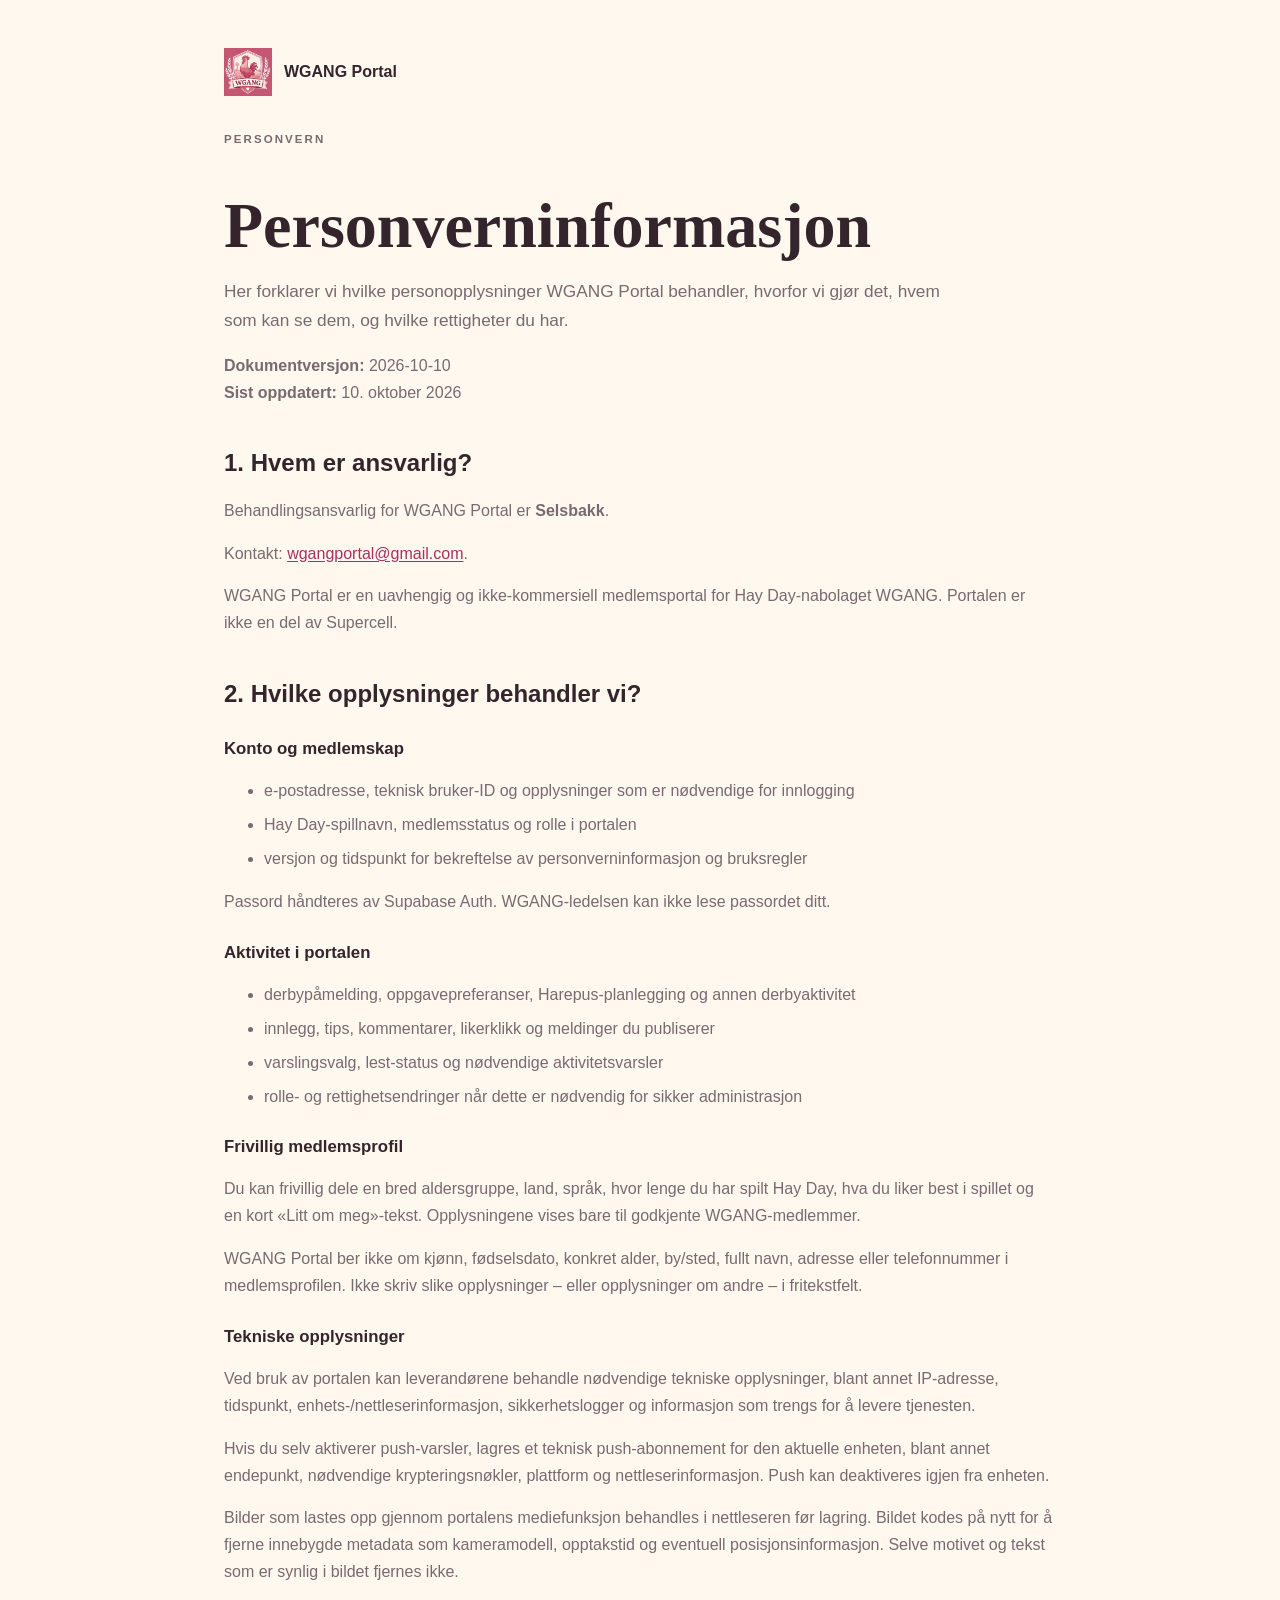
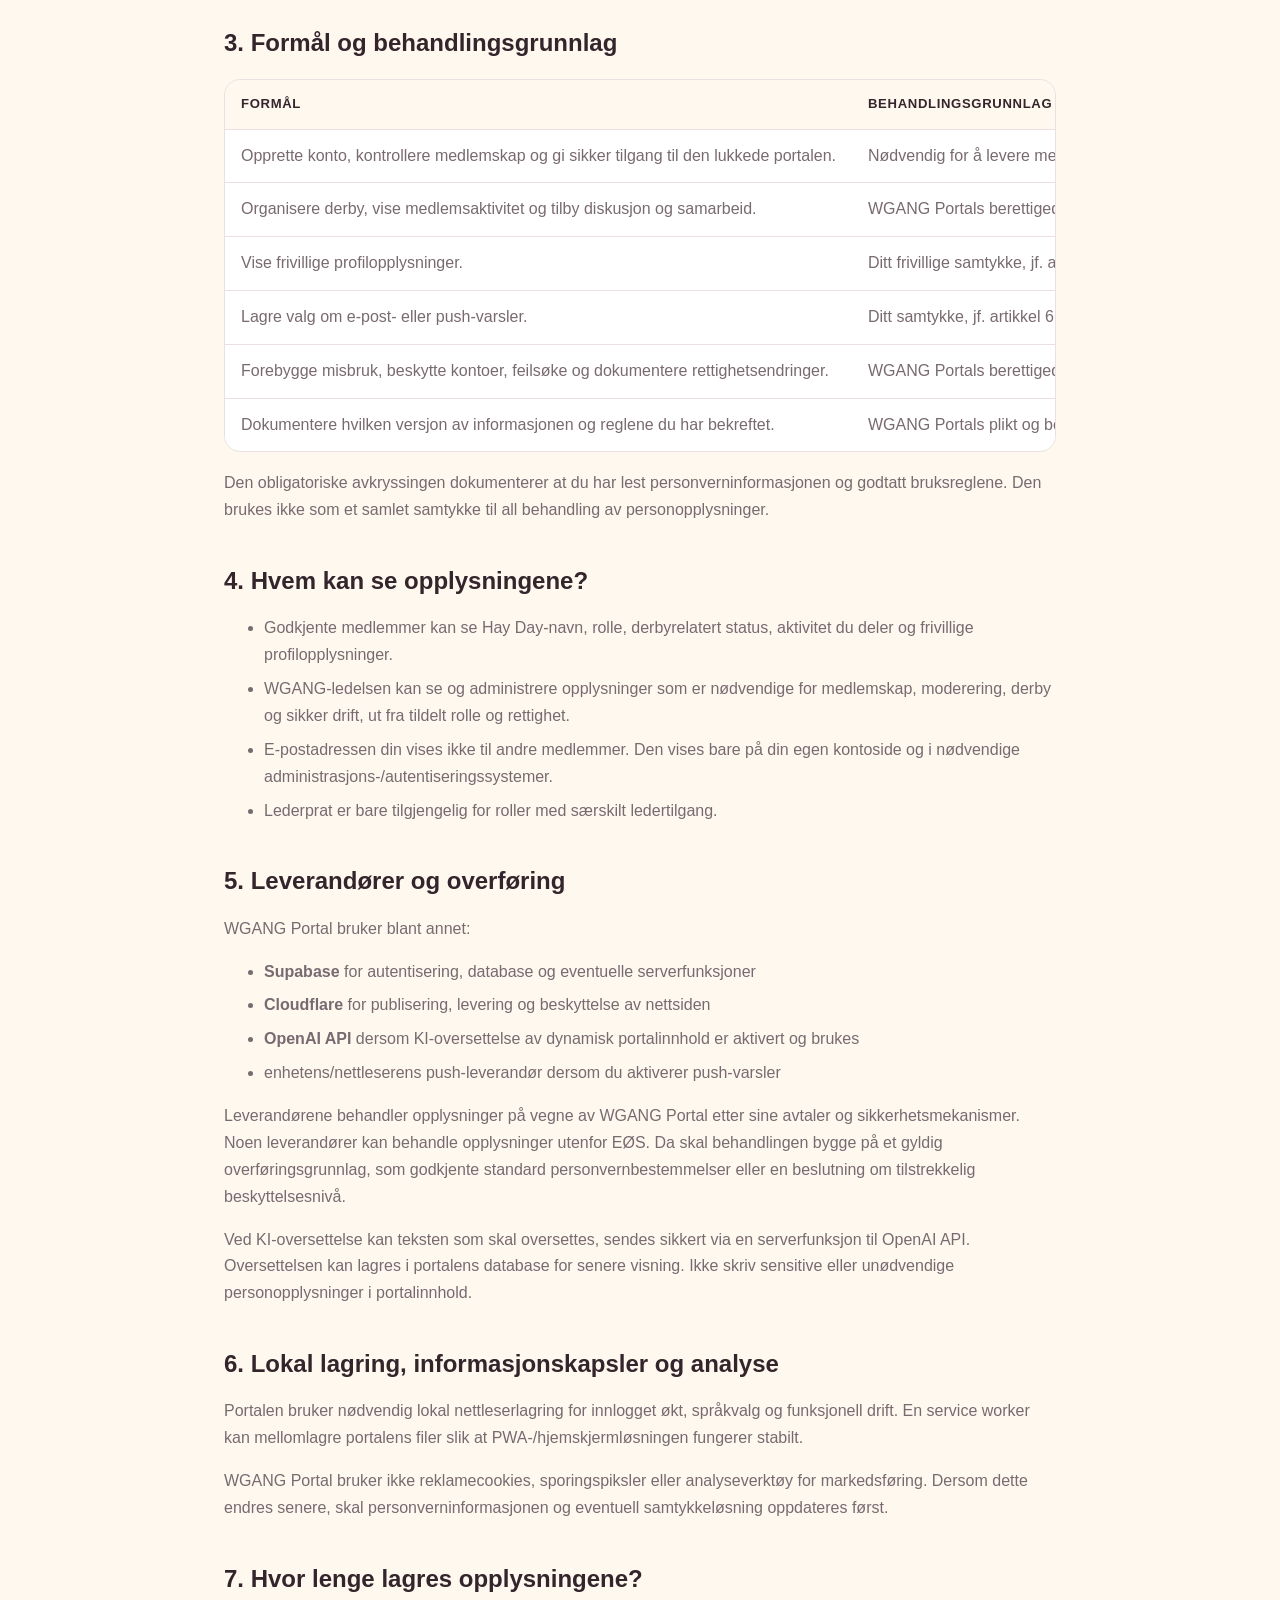
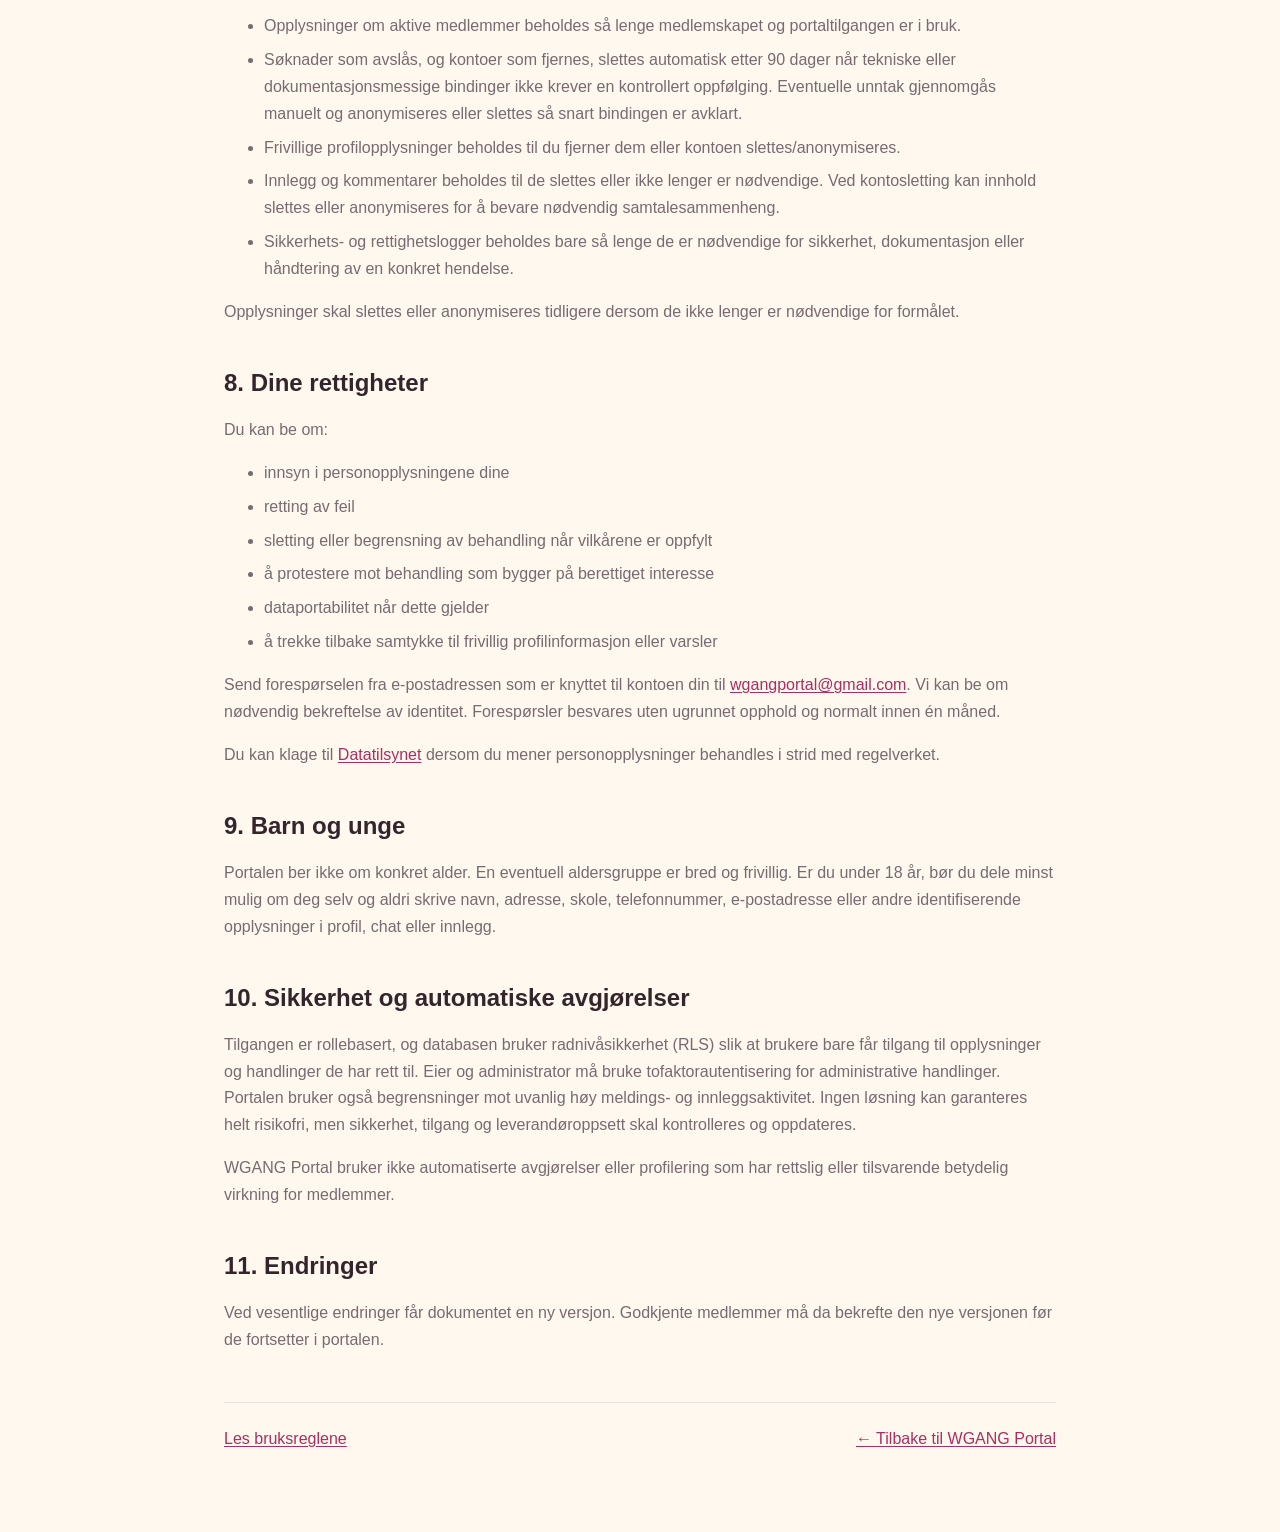
<file: privacy.html>
<!doctype html>
<html lang="no">
<head>
  <meta charset="utf-8">
  <meta name="viewport" content="width=device-width,initial-scale=1">
  <meta name="robots" content="noindex,nofollow,noarchive">
  <meta name="theme-color" content="#a92f60">
  <title>Personvern – WGANG Portal</title>
  <link rel="stylesheet" href="main.css">
</head>
<body>
<main class="legal-page">
  <a class="legal-brand" href="index.html"><img src="wgang-icon-pink.webp" alt=""><strong>WGANG Portal</strong></a>
  <p class="eyebrow">PERSONVERN</p>
  <h1>Personverninformasjon</h1>
  <p class="legal-lead">Her forklarer vi hvilke personopplysninger WGANG Portal behandler, hvorfor vi gjør det, hvem som kan se dem, og hvilke rettigheter du har.</p>
  <p><strong>Dokumentversjon:</strong> 2026-10-10<br><strong>Sist oppdatert:</strong> 10. oktober 2026</p>

  <h2>1. Hvem er ansvarlig?</h2>
  <p>Behandlingsansvarlig for WGANG Portal er <strong>Selsbakk</strong>.</p>
  <p>Kontakt: <a href="mailto:wgangportal@gmail.com">wgangportal@gmail.com</a>.</p>
  <p>WGANG Portal er en uavhengig og ikke-kommersiell medlemsportal for Hay Day-nabolaget WGANG. Portalen er ikke en del av Supercell.</p>

  <h2>2. Hvilke opplysninger behandler vi?</h2>
  <h3>Konto og medlemskap</h3>
  <ul>
    <li>e-postadresse, teknisk bruker-ID og opplysninger som er nødvendige for innlogging</li>
    <li>Hay Day-spillnavn, medlemsstatus og rolle i portalen</li>
    <li>versjon og tidspunkt for bekreftelse av personverninformasjon og bruksregler</li>
  </ul>
  <p>Passord håndteres av Supabase Auth. WGANG-ledelsen kan ikke lese passordet ditt.</p>

  <h3>Aktivitet i portalen</h3>
  <ul>
    <li>derbypåmelding, oppgavepreferanser, Harepus-planlegging og annen derbyaktivitet</li>
    <li>innlegg, tips, kommentarer, likerklikk og meldinger du publiserer</li>
    <li>varslingsvalg, lest-status og nødvendige aktivitetsvarsler</li>
    <li>rolle- og rettighetsendringer når dette er nødvendig for sikker administrasjon</li>
  </ul>

  <h3>Frivillig medlemsprofil</h3>
  <p>Du kan frivillig dele en bred aldersgruppe, land, språk, hvor lenge du har spilt Hay Day, hva du liker best i spillet og en kort «Litt om meg»-tekst. Opplysningene vises bare til godkjente WGANG-medlemmer.</p>
  <p>WGANG Portal ber ikke om kjønn, fødselsdato, konkret alder, by/sted, fullt navn, adresse eller telefonnummer i medlemsprofilen. Ikke skriv slike opplysninger – eller opplysninger om andre – i fritekstfelt.</p>

  <h3>Tekniske opplysninger</h3>
  <p>Ved bruk av portalen kan leverandørene behandle nødvendige tekniske opplysninger, blant annet IP-adresse, tidspunkt, enhets-/nettleserinformasjon, sikkerhetslogger og informasjon som trengs for å levere tjenesten.</p>
  <p>Hvis du selv aktiverer push-varsler, lagres et teknisk push-abonnement for den aktuelle enheten, blant annet endepunkt, nødvendige krypteringsnøkler, plattform og nettleserinformasjon. Push kan deaktiveres igjen fra enheten.</p>
  <p>Bilder som lastes opp gjennom portalens mediefunksjon behandles i nettleseren før lagring. Bildet kodes på nytt for å fjerne innebygde metadata som kameramodell, opptakstid og eventuell posisjonsinformasjon. Selve motivet og tekst som er synlig i bildet fjernes ikke.</p>

  <h2>3. Formål og behandlingsgrunnlag</h2>
  <div class="legal-table-wrap">
    <table class="legal-table">
      <thead><tr><th>Formål</th><th>Behandlingsgrunnlag</th></tr></thead>
      <tbody>
        <tr><td>Opprette konto, kontrollere medlemskap og gi sikker tilgang til den lukkede portalen.</td><td>Nødvendig for å levere medlemsportalen og WGANG Portals berettigede interesse i å administrere fellesskapet, jf. personvernforordningen artikkel 6 nr. 1 bokstav b og f.</td></tr>
        <tr><td>Organisere derby, vise medlemsaktivitet og tilby diskusjon og samarbeid.</td><td>WGANG Portals berettigede interesse i å drive det lukkede spillfellesskapet, jf. artikkel 6 nr. 1 bokstav f.</td></tr>
        <tr><td>Vise frivillige profilopplysninger.</td><td>Ditt frivillige samtykke, jf. artikkel 6 nr. 1 bokstav a. Du trekker det tilbake ved å fjerne opplysningene fra profilen.</td></tr>
        <tr><td>Lagre valg om e-post- eller push-varsler.</td><td>Ditt samtykke, jf. artikkel 6 nr. 1 bokstav a. Varsler er avslått som standard og kan deaktiveres.</td></tr>
        <tr><td>Forebygge misbruk, beskytte kontoer, feilsøke og dokumentere rettighetsendringer.</td><td>WGANG Portals berettigede interesse i sikker og forsvarlig drift, jf. artikkel 6 nr. 1 bokstav f.</td></tr>
        <tr><td>Dokumentere hvilken versjon av informasjonen og reglene du har bekreftet.</td><td>WGANG Portals plikt og berettigede interesse i å dokumentere en gjennomsiktig og ansvarlig behandling.</td></tr>
      </tbody>
    </table>
  </div>
  <p>Den obligatoriske avkryssingen dokumenterer at du har lest personverninformasjonen og godtatt bruksreglene. Den brukes ikke som et samlet samtykke til all behandling av personopplysninger.</p>

  <h2>4. Hvem kan se opplysningene?</h2>
  <ul>
    <li>Godkjente medlemmer kan se Hay Day-navn, rolle, derbyrelatert status, aktivitet du deler og frivillige profilopplysninger.</li>
    <li>WGANG-ledelsen kan se og administrere opplysninger som er nødvendige for medlemskap, moderering, derby og sikker drift, ut fra tildelt rolle og rettighet.</li>
    <li>E-postadressen din vises ikke til andre medlemmer. Den vises bare på din egen kontoside og i nødvendige administrasjons-/autentiseringssystemer.</li>
    <li>Lederprat er bare tilgjengelig for roller med særskilt ledertilgang.</li>
  </ul>

  <h2>5. Leverandører og overføring</h2>
  <p>WGANG Portal bruker blant annet:</p>
  <ul>
    <li><strong>Supabase</strong> for autentisering, database og eventuelle serverfunksjoner</li>
    <li><strong>Cloudflare</strong> for publisering, levering og beskyttelse av nettsiden</li>
    <li><strong>OpenAI API</strong> dersom KI-oversettelse av dynamisk portalinnhold er aktivert og brukes</li>
    <li>enhetens/nettleserens push-leverandør dersom du aktiverer push-varsler</li>
  </ul>
  <p>Leverandørene behandler opplysninger på vegne av WGANG Portal etter sine avtaler og sikkerhetsmekanismer. Noen leverandører kan behandle opplysninger utenfor EØS. Da skal behandlingen bygge på et gyldig overføringsgrunnlag, som godkjente standard personvernbestemmelser eller en beslutning om tilstrekkelig beskyttelsesnivå.</p>
  <p>Ved KI-oversettelse kan teksten som skal oversettes, sendes sikkert via en serverfunksjon til OpenAI API. Oversettelsen kan lagres i portalens database for senere visning. Ikke skriv sensitive eller unødvendige personopplysninger i portalinnhold.</p>

  <h2>6. Lokal lagring, informasjonskapsler og analyse</h2>
  <p>Portalen bruker nødvendig lokal nettleserlagring for innlogget økt, språkvalg og funksjonell drift. En service worker kan mellomlagre portalens filer slik at PWA-/hjemskjermløsningen fungerer stabilt.</p>
  <p>WGANG Portal bruker ikke reklamecookies, sporingspiksler eller analyseverktøy for markedsføring. Dersom dette endres senere, skal personverninformasjonen og eventuell samtykkeløsning oppdateres først.</p>

  <h2>7. Hvor lenge lagres opplysningene?</h2>
  <ul>
    <li>Opplysninger om aktive medlemmer beholdes så lenge medlemskapet og portaltilgangen er i bruk.</li>
    <li>Søknader som avslås, og kontoer som fjernes, slettes automatisk etter 90 dager når tekniske eller dokumentasjonsmessige bindinger ikke krever en kontrollert oppfølging. Eventuelle unntak gjennomgås manuelt og anonymiseres eller slettes så snart bindingen er avklart.</li>
    <li>Frivillige profilopplysninger beholdes til du fjerner dem eller kontoen slettes/anonymiseres.</li>
    <li>Innlegg og kommentarer beholdes til de slettes eller ikke lenger er nødvendige. Ved kontosletting kan innhold slettes eller anonymiseres for å bevare nødvendig samtalesammenheng.</li>
    <li>Sikkerhets- og rettighetslogger beholdes bare så lenge de er nødvendige for sikkerhet, dokumentasjon eller håndtering av en konkret hendelse.</li>
  </ul>
  <p>Opplysninger skal slettes eller anonymiseres tidligere dersom de ikke lenger er nødvendige for formålet.</p>

  <h2>8. Dine rettigheter</h2>
  <p>Du kan be om:</p>
  <ul>
    <li>innsyn i personopplysningene dine</li>
    <li>retting av feil</li>
    <li>sletting eller begrensning av behandling når vilkårene er oppfylt</li>
    <li>å protestere mot behandling som bygger på berettiget interesse</li>
    <li>dataportabilitet når dette gjelder</li>
    <li>å trekke tilbake samtykke til frivillig profilinformasjon eller varsler</li>
  </ul>
  <p>Send forespørselen fra e-postadressen som er knyttet til kontoen din til <a href="mailto:wgangportal@gmail.com?subject=Personvernforesp%C3%B8rsel%20%E2%80%93%20WGANG%20Portal">wgangportal@gmail.com</a>. Vi kan be om nødvendig bekreftelse av identitet. Forespørsler besvares uten ugrunnet opphold og normalt innen én måned.</p>
  <p>Du kan klage til <a href="https://www.datatilsynet.no/" target="_blank" rel="noopener noreferrer">Datatilsynet</a> dersom du mener personopplysninger behandles i strid med regelverket.</p>

  <h2>9. Barn og unge</h2>
  <p>Portalen ber ikke om konkret alder. En eventuell aldersgruppe er bred og frivillig. Er du under 18 år, bør du dele minst mulig om deg selv og aldri skrive navn, adresse, skole, telefonnummer, e-postadresse eller andre identifiserende opplysninger i profil, chat eller innlegg.</p>

  <h2>10. Sikkerhet og automatiske avgjørelser</h2>
  <p>Tilgangen er rollebasert, og databasen bruker radnivåsikkerhet (RLS) slik at brukere bare får tilgang til opplysninger og handlinger de har rett til. Eier og administrator må bruke tofaktorautentisering for administrative handlinger. Portalen bruker også begrensninger mot uvanlig høy meldings- og innleggsaktivitet. Ingen løsning kan garanteres helt risikofri, men sikkerhet, tilgang og leverandøroppsett skal kontrolleres og oppdateres.</p>
  <p>WGANG Portal bruker ikke automatiserte avgjørelser eller profilering som har rettslig eller tilsvarende betydelig virkning for medlemmer.</p>

  <h2>11. Endringer</h2>
  <p>Ved vesentlige endringer får dokumentet en ny versjon. Godkjente medlemmer må da bekrefte den nye versjonen før de fortsetter i portalen.</p>

  <div class="legal-footer-links">
    <a href="rules.html">Les bruksreglene</a>
    <a href="index.html">← Tilbake til WGANG Portal</a>
  </div>
</main>
</body>
</html>
</file>
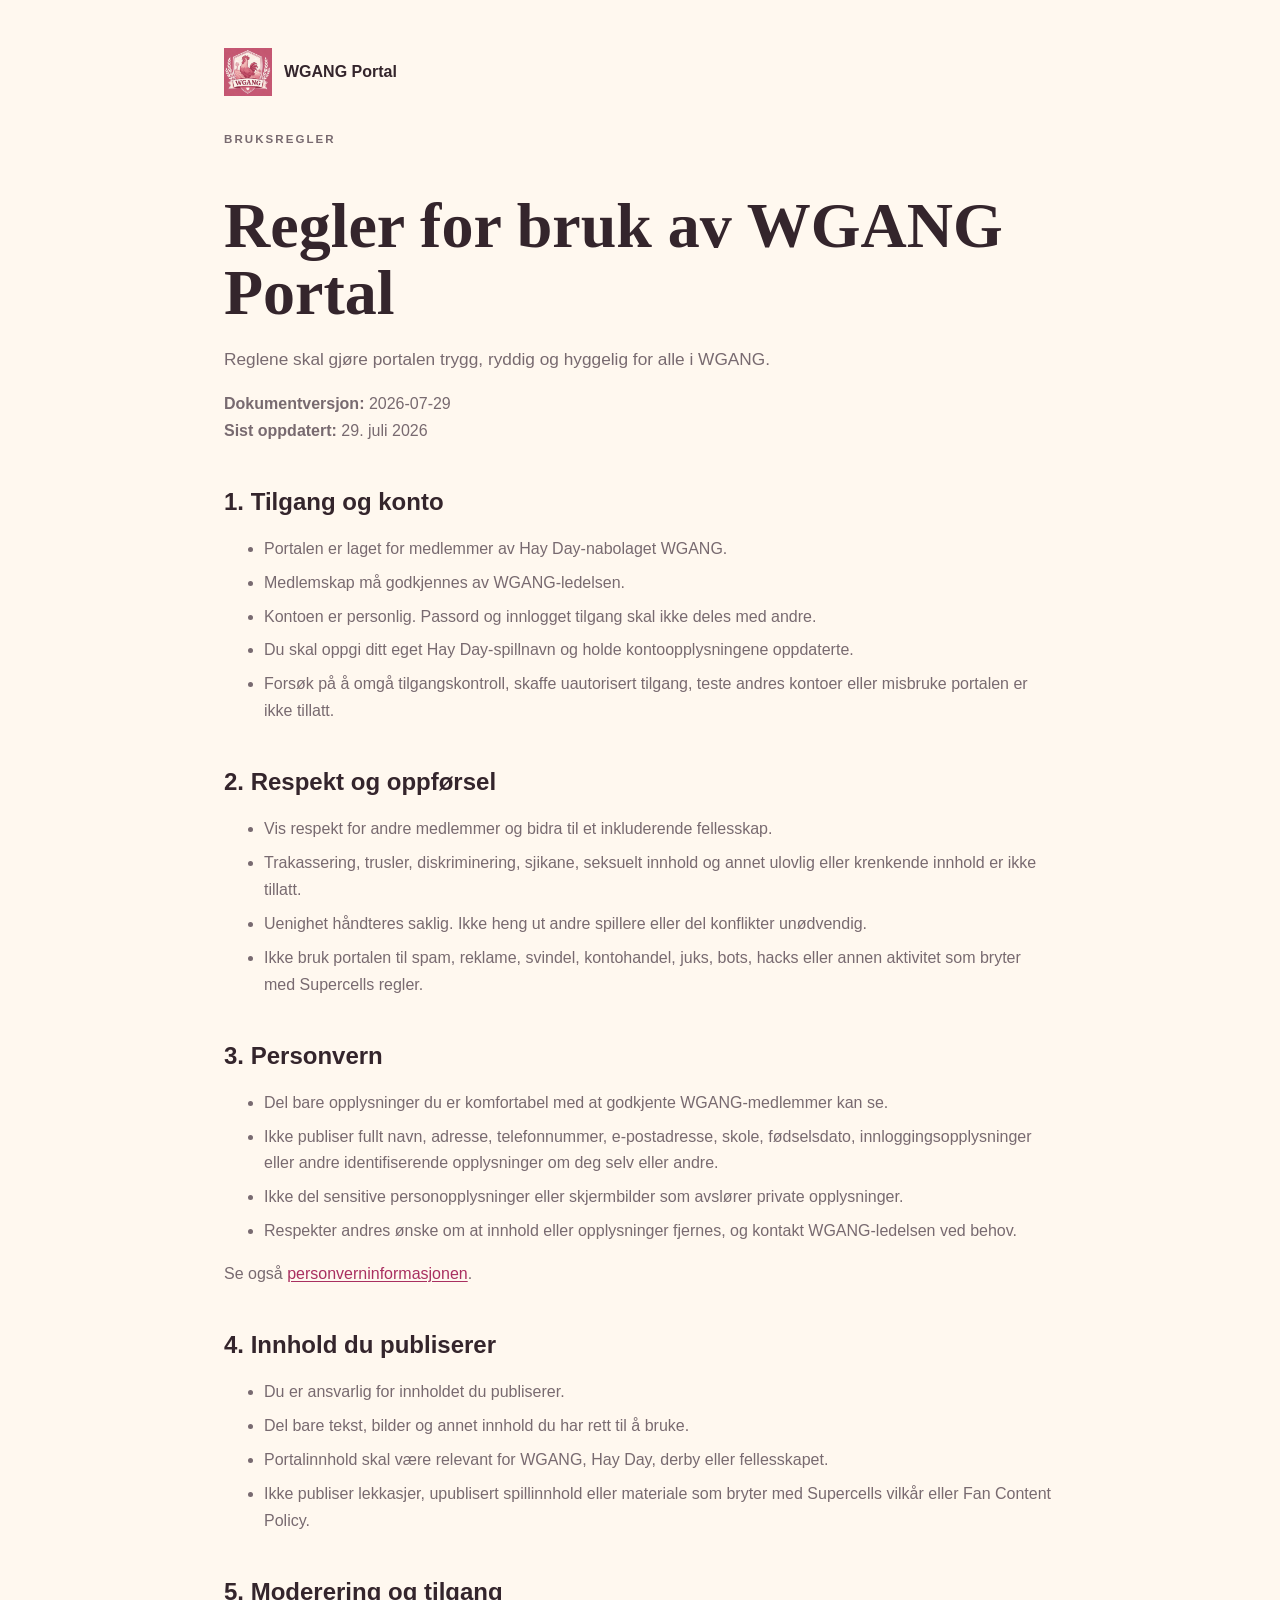
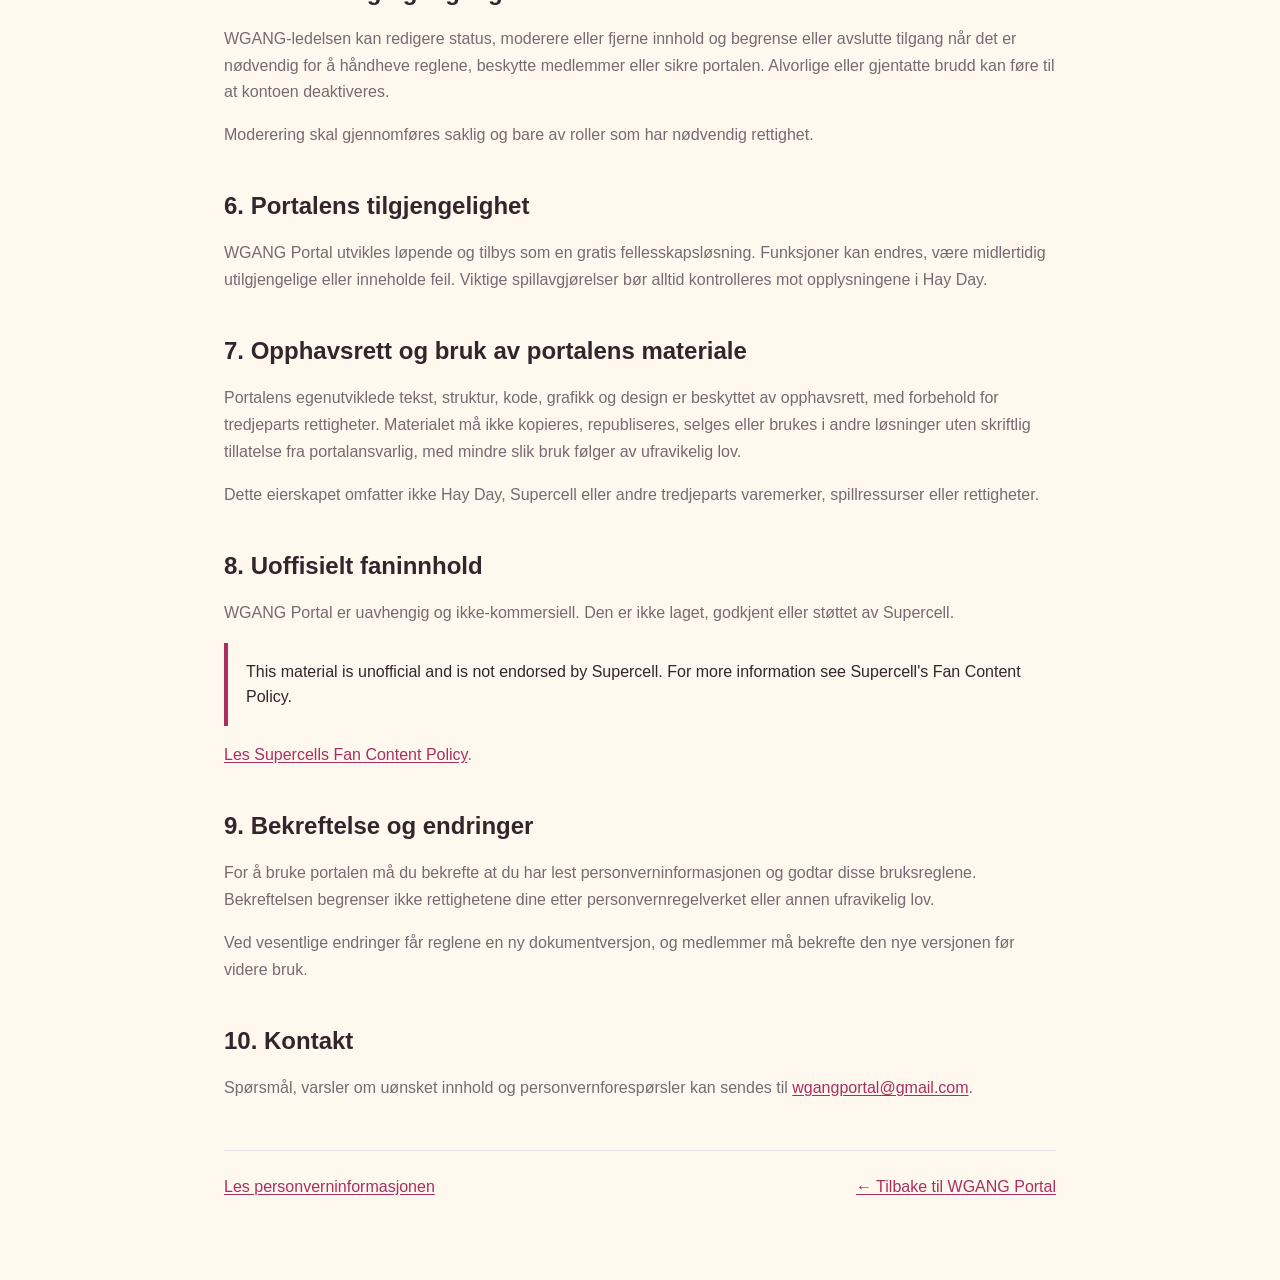
<file: rules.html>
<!doctype html>
<html lang="no">
<head>
  <meta charset="utf-8">
  <meta name="viewport" content="width=device-width,initial-scale=1">
  <meta name="robots" content="noindex,nofollow,noarchive">
  <meta name="theme-color" content="#a92f60">
  <title>Bruksregler – WGANG Portal</title>
  <link rel="stylesheet" href="main.css">
</head>
<body>
<main class="legal-page">
  <a class="legal-brand" href="index.html"><img src="wgang-icon-pink.webp" alt=""><strong>WGANG Portal</strong></a>
  <p class="eyebrow">BRUKSREGLER</p>
  <h1>Regler for bruk av WGANG Portal</h1>
  <p class="legal-lead">Reglene skal gjøre portalen trygg, ryddig og hyggelig for alle i WGANG.</p>
  <p><strong>Dokumentversjon:</strong> 2026-07-29<br><strong>Sist oppdatert:</strong> 29. juli 2026</p>

  <h2>1. Tilgang og konto</h2>
  <ul>
    <li>Portalen er laget for medlemmer av Hay Day-nabolaget WGANG.</li>
    <li>Medlemskap må godkjennes av WGANG-ledelsen.</li>
    <li>Kontoen er personlig. Passord og innlogget tilgang skal ikke deles med andre.</li>
    <li>Du skal oppgi ditt eget Hay Day-spillnavn og holde kontoopplysningene oppdaterte.</li>
    <li>Forsøk på å omgå tilgangskontroll, skaffe uautorisert tilgang, teste andres kontoer eller misbruke portalen er ikke tillatt.</li>
  </ul>

  <h2>2. Respekt og oppførsel</h2>
  <ul>
    <li>Vis respekt for andre medlemmer og bidra til et inkluderende fellesskap.</li>
    <li>Trakassering, trusler, diskriminering, sjikane, seksuelt innhold og annet ulovlig eller krenkende innhold er ikke tillatt.</li>
    <li>Uenighet håndteres saklig. Ikke heng ut andre spillere eller del konflikter unødvendig.</li>
    <li>Ikke bruk portalen til spam, reklame, svindel, kontohandel, juks, bots, hacks eller annen aktivitet som bryter med Supercells regler.</li>
  </ul>

  <h2>3. Personvern</h2>
  <ul>
    <li>Del bare opplysninger du er komfortabel med at godkjente WGANG-medlemmer kan se.</li>
    <li>Ikke publiser fullt navn, adresse, telefonnummer, e-postadresse, skole, fødselsdato, innloggingsopplysninger eller andre identifiserende opplysninger om deg selv eller andre.</li>
    <li>Ikke del sensitive personopplysninger eller skjermbilder som avslører private opplysninger.</li>
    <li>Respekter andres ønske om at innhold eller opplysninger fjernes, og kontakt WGANG-ledelsen ved behov.</li>
  </ul>
  <p>Se også <a href="privacy.html">personverninformasjonen</a>.</p>

  <h2>4. Innhold du publiserer</h2>
  <ul>
    <li>Du er ansvarlig for innholdet du publiserer.</li>
    <li>Del bare tekst, bilder og annet innhold du har rett til å bruke.</li>
    <li>Portalinnhold skal være relevant for WGANG, Hay Day, derby eller fellesskapet.</li>
    <li>Ikke publiser lekkasjer, upublisert spillinnhold eller materiale som bryter med Supercells vilkår eller Fan Content Policy.</li>
  </ul>

  <h2>5. Moderering og tilgang</h2>
  <p>WGANG-ledelsen kan redigere status, moderere eller fjerne innhold og begrense eller avslutte tilgang når det er nødvendig for å håndheve reglene, beskytte medlemmer eller sikre portalen. Alvorlige eller gjentatte brudd kan føre til at kontoen deaktiveres.</p>
  <p>Moderering skal gjennomføres saklig og bare av roller som har nødvendig rettighet.</p>

  <h2>6. Portalens tilgjengelighet</h2>
  <p>WGANG Portal utvikles løpende og tilbys som en gratis fellesskapsløsning. Funksjoner kan endres, være midlertidig utilgjengelige eller inneholde feil. Viktige spillavgjørelser bør alltid kontrolleres mot opplysningene i Hay Day.</p>

  <h2>7. Opphavsrett og bruk av portalens materiale</h2>
  <p>Portalens egenutviklede tekst, struktur, kode, grafikk og design er beskyttet av opphavsrett, med forbehold for tredjeparts rettigheter. Materialet må ikke kopieres, republiseres, selges eller brukes i andre løsninger uten skriftlig tillatelse fra portalansvarlig, med mindre slik bruk følger av ufravikelig lov.</p>
  <p>Dette eierskapet omfatter ikke Hay Day, Supercell eller andre tredjeparts varemerker, spillressurser eller rettigheter.</p>

  <h2>8. Uoffisielt faninnhold</h2>
  <p>WGANG Portal er uavhengig og ikke-kommersiell. Den er ikke laget, godkjent eller støttet av Supercell.</p>
  <blockquote class="fan-content-notice">This material is unofficial and is not endorsed by Supercell. For more information see Supercell's Fan Content Policy.</blockquote>
  <p><a href="https://supercell.com/en/fan-content-policy/" target="_blank" rel="noopener noreferrer">Les Supercells Fan Content Policy</a>.</p>

  <h2>9. Bekreftelse og endringer</h2>
  <p>For å bruke portalen må du bekrefte at du har lest personverninformasjonen og godtar disse bruksreglene. Bekreftelsen begrenser ikke rettighetene dine etter personvernregelverket eller annen ufravikelig lov.</p>
  <p>Ved vesentlige endringer får reglene en ny dokumentversjon, og medlemmer må bekrefte den nye versjonen før videre bruk.</p>

  <h2>10. Kontakt</h2>
  <p>Spørsmål, varsler om uønsket innhold og personvernforespørsler kan sendes til <a href="mailto:wgangportal@gmail.com">wgangportal@gmail.com</a>.</p>

  <div class="legal-footer-links">
    <a href="privacy.html">Les personverninformasjonen</a>
    <a href="index.html">← Tilbake til WGANG Portal</a>
  </div>
</main>
</body>
</html>
</file>
<file: main.css>
:root{--pink:#a92f60;--pink-dark:#782044;--pink-soft:#f7e5ec;--cream:#fff8ef;--paper:#fffdfa;--ink:#34252c;--muted:#786a70;--border:#eadfe2;--gold:#d9a83d;--shadow:0 20px 60px rgba(81,42,57,.12);--radius:24px;--max:1180px}*{box-sizing:border-box}html{scroll-behavior:smooth}body{margin:0;background:var(--cream);color:var(--ink);font-family:Inter,ui-sans-serif,-apple-system,BlinkMacSystemFont,"Segoe UI",sans-serif;line-height:1.55}button,input,select,textarea{font:inherit}button,a{-webkit-tap-highlight-color:transparent}a{color:inherit;text-decoration:none}.hidden{display:none!important}.eyebrow{margin:0 0 10px;color:var(--pink);font-size:.72rem;font-weight:900;letter-spacing:.18em}.eyebrow.light{color:#fbdbe7}.button{display:inline-flex;align-items:center;justify-content:center;min-height:44px;padding:0 18px;border:1px solid transparent;border-radius:14px;font-weight:800;cursor:pointer;transition:.2s ease}.button:hover{transform:translateY(-1px)}.button-large{min-height:52px;padding:0 24px}.button-primary{background:var(--pink);color:#fff;box-shadow:0 10px 24px rgba(169,47,96,.2)}.button-cream{background:var(--cream);color:var(--pink-dark)}.button-light{background:#fff;color:var(--pink-dark)}.button-ghost{border-color:rgba(255,255,255,.45);color:#fff;background:rgba(255,255,255,.08)}.button-full{width:100%}.site-header{position:absolute;z-index:5;top:0;left:50%;transform:translateX(-50%);width:min(calc(100% - 32px),var(--max));height:88px;display:flex;align-items:center;gap:32px;color:#fff}.brand,.portal-brand{display:flex;align-items:center;gap:11px}.brand img{width:50px;height:50px;object-fit:contain}.brand span,.portal-brand span{display:grid;line-height:1}.brand strong{font-size:1.35rem;letter-spacing:.06em}.brand small{margin-top:6px;font-size:.65rem;opacity:.78}.desktop-nav{display:flex;gap:26px;margin-left:auto;font-weight:700;font-size:.92rem}.desktop-nav a{opacity:.8}.desktop-nav a:hover{opacity:1}.hero{min-height:720px;padding:150px max(28px,calc((100vw - var(--max))/2)) 72px;display:grid;grid-template-columns:1fr 1fr;align-items:center;gap:64px;background:radial-gradient(circle at 85% 12%,#d76492 0,transparent 28%),linear-gradient(135deg,#8f2851,#b9386c 62%,#94264f);color:#fff;overflow:hidden}.hero-copy{max-width:560px}.hero h1{margin:0;font-family:Georgia,serif;font-size:clamp(3.3rem,7vw,6.4rem);line-height:.95;letter-spacing:-.055em}.hero-lead{max-width:550px;margin:26px 0 0;font-size:1.14rem;color:#ffeaf2}.hero-actions{display:flex;gap:12px;margin-top:34px}.hero-proof{display:flex;gap:25px;margin-top:40px;color:#f7d9e4;font-size:.82rem}.hero-proof span{display:grid}.hero-proof b{color:#fff;font-size:1.15rem}.hero-visual{position:relative}.hero-visual picture{display:block;border-radius:36px;overflow:hidden;box-shadow:0 34px 80px rgba(53,10,31,.32);transform:rotate(1.5deg)}.hero-visual img{display:block;width:100%;aspect-ratio:4/5;object-fit:cover}.floating-card{position:absolute;left:-36px;bottom:42px;display:flex;align-items:center;gap:12px;padding:15px 18px;border:1px solid rgba(255,255,255,.4);border-radius:17px;background:rgba(255,250,247,.94);color:var(--ink);box-shadow:var(--shadow);backdrop-filter:blur(12px)}.floating-card div{display:grid}.floating-card small{color:var(--muted);font-weight:800;font-size:.65rem;letter-spacing:.1em}.status-dot{width:11px;height:11px;border-radius:50%;background:#55ad73;box-shadow:0 0 0 6px #e3f3e8}.section{width:min(calc(100% - 40px),var(--max));margin:0 auto;padding:100px 0}.section-heading{max-width:700px}.section-heading h2,.rule-copy h2,.join-section h2{margin:0;font-family:Georgia,serif;font-size:clamp(2.25rem,5vw,4.2rem);line-height:1.05;letter-spacing:-.035em}.section-heading>p:last-child,.rule-copy>p{color:var(--muted);font-size:1.05rem}.value-grid{display:grid;grid-template-columns:repeat(3,1fr);gap:18px;margin-top:46px}.value-grid article{padding:28px;border:1px solid var(--border);border-radius:var(--radius);background:var(--paper);box-shadow:0 12px 30px rgba(69,39,50,.05)}.value-grid article>span{display:inline-grid;place-items:center;width:40px;height:40px;border-radius:12px;background:var(--pink-soft);color:var(--pink);font-weight:900}.value-grid h3{margin:24px 0 7px}.value-grid p{margin:0;color:var(--muted)}.derby-story{display:grid;grid-template-columns:1fr 1fr;gap:70px;align-items:center}.rule-card{padding:54px;border-radius:34px;background:linear-gradient(145deg,#9c2b57,#c54777);color:#fff;box-shadow:var(--shadow)}.rule-card>strong{display:block;font-family:Georgia,serif;font-size:7rem;line-height:1}.rule-card h2{margin:20px 0 12px;font-size:2rem}.rule-card p:last-child{color:#f9dbe6}.text-link{padding:0;border:0;background:none;color:var(--pink);font-weight:900;cursor:pointer}.join-section{width:min(calc(100% - 40px),var(--max));margin-bottom:80px;padding:60px;display:flex;justify-content:space-between;align-items:center;gap:40px;border-radius:34px;background:linear-gradient(135deg,#822348,#ae3262);color:#fff}.join-section>div{max-width:700px}.join-section p:last-child{color:#f6d6e2}.site-footer{padding:64px 20px 42px;display:flex;flex-direction:column;align-items:center;text-align:center;background:#fff}.site-footer img{width:110px;height:110px;object-fit:contain}.site-footer>strong{font-size:2rem;letter-spacing:.12em}.site-footer>span{color:var(--pink);font-family:Georgia,serif;font-style:italic;font-size:1.15rem}.site-footer nav{display:flex;gap:25px;margin:26px 0 34px;font-weight:750}.site-footer small{color:var(--muted)}
.portal{min-height:100vh;background:#f8f4f2}.portal-topbar{position:fixed;z-index:80;top:0;left:0;right:0;height:76px;padding:0 24px;display:flex;align-items:center;border-bottom:1px solid var(--border);background:rgba(255,253,250,.93);backdrop-filter:blur(18px)}.portal-brand img{width:43px;height:43px}.portal-brand strong{letter-spacing:.08em}.portal-brand small{margin-top:4px;color:var(--pink);font-size:.6rem;letter-spacing:.18em}.portal-actions{display:flex;align-items:center;gap:10px;margin-left:auto}.role-switch{padding:9px 12px;border:1px solid var(--border);border-radius:11px;background:#fff;color:var(--pink);font-size:.78rem;font-weight:800;cursor:pointer}.profile-chip{display:flex;align-items:center;gap:9px;padding:5px 12px 5px 5px;border:1px solid var(--border);border-radius:14px;background:#fff;text-align:left}.profile-chip>span:last-child{display:grid}.profile-chip small{color:var(--muted)}.avatar{display:grid;place-items:center;width:34px;height:34px;border-radius:11px;background:var(--pink-soft);color:var(--pink);font-weight:900}.icon-button{display:grid;place-items:center;width:42px;height:42px;padding:0;border:1px solid var(--border);border-radius:12px;background:#fff;cursor:pointer}.menu-toggle{display:none}.menu-toggle span{width:18px;height:2px;margin:2px;background:var(--ink)}.close-portal{font-size:1.5rem}.portal-shell{display:grid;grid-template-columns:250px 1fr;padding-top:76px;min-height:100vh}.sidebar{position:fixed;top:76px;bottom:0;width:250px;padding:24px 15px;display:flex;flex-direction:column;border-right:1px solid var(--border);background:#fffdfa}.main-nav{display:grid;gap:5px}.main-nav a{display:flex;align-items:center;gap:12px;min-height:48px;padding:0 14px;border-radius:13px;color:var(--muted);font-weight:750}.main-nav a>span{display:grid;place-items:center;width:27px;font-size:1.15rem}.main-nav a:hover,.main-nav a.active{background:var(--pink-soft);color:var(--pink)}.main-nav em{margin-left:auto;display:grid;place-items:center;min-width:22px;height:22px;border-radius:20px;background:var(--pink);color:#fff;font-style:normal;font-size:.7rem}.sidebar-footer{margin-top:auto;padding:16px;display:flex;align-items:center;gap:10px;border-top:1px solid var(--border)}.sidebar-footer img{width:37px}.sidebar-footer div{display:grid}.sidebar-footer span{color:var(--muted);font-size:.72rem}.portal-main{grid-column:2;padding:46px clamp(24px,4vw,60px) 80px;outline:none}.page{display:none;max-width:1120px;margin:auto}.page.active{display:block}.page-heading{display:flex;align-items:flex-start;justify-content:space-between;gap:20px;margin-bottom:30px}.page-heading h1{margin:0;font-family:Georgia,serif;font-size:clamp(2.2rem,4vw,3.7rem);line-height:1.05;letter-spacing:-.035em}.page-heading p:last-child{margin:8px 0 0;color:var(--muted)}.account-label,.badge{display:inline-flex;padding:7px 10px;border-radius:999px;background:var(--pink-soft);color:var(--pink);font-size:.67rem;font-weight:900;letter-spacing:.1em}.spotlight-card{position:relative;overflow:hidden;margin-bottom:18px;padding:34px 38px;border-radius:28px;background:linear-gradient(135deg,#8b2850,#bd3d70);color:#fff;box-shadow:0 18px 45px rgba(126,30,70,.2)}.spotlight-card h2{margin:0;font-size:2rem}.spotlight-card>div{max-width:680px}.spotlight-card p:not(.eyebrow){color:#f5d9e4}.spotlight-progress{display:flex;align-items:center;gap:18px;margin:25px 0}.spotlight-progress>div:first-child{display:grid;min-width:70px}.spotlight-progress strong{font-size:1.55rem}.spotlight-progress small{color:#f3cbd9}.spotlight-progress .progress-track{flex:1}.spotlight-icon{position:absolute;right:32px;top:10px;color:rgba(255,255,255,.12);font-size:10rem}.metric-grid{display:grid;grid-template-columns:repeat(4,1fr);gap:14px;margin-bottom:18px}.metric-grid article,.portal-card{border:1px solid var(--border);border-radius:22px;background:#fff;box-shadow:0 10px 30px rgba(72,43,53,.045)}.metric-grid article{padding:21px}.metric-grid span,.metric-grid small{display:block;color:var(--muted);font-size:.78rem}.metric-grid strong{display:block;margin:7px 0 5px;font-size:1.75rem}.dashboard-grid{display:grid;grid-template-columns:1fr 1fr;gap:18px}.portal-card{padding:26px}.card-header{display:flex;align-items:flex-start;justify-content:space-between;gap:15px}.card-kicker{margin:0 0 4px;color:var(--pink);font-size:.68rem;font-weight:900;letter-spacing:.13em}.portal-card h2{margin:0;font-size:1.24rem}.card-action{padding:6px;border:0;background:none;color:var(--pink);font-size:.78rem;font-weight:850;cursor:pointer}.task-list,.news-list,.strategy-list{list-style:none;margin:20px 0 0;padding:0}.task-list li,.news-list li{display:flex;align-items:center;gap:12px;padding:13px 0;border-top:1px solid var(--border)}.task-list li:first-child,.news-list li:first-child{border-top:0}.task-icon{display:grid;place-items:center;width:40px;height:40px;border-radius:12px;background:var(--cream)}.task-list div,.news-list div{display:grid;flex:1}.task-list small,.news-list small{color:var(--muted)}.news-list>li>span{width:8px;height:8px;border-radius:50%;background:var(--pink)}.progress-track{height:10px;overflow:hidden;border-radius:10px;background:#eee4e7}.progress-track span{display:block;height:100%;width:66.66%;border-radius:inherit;background:linear-gradient(90deg,var(--pink),#d5658e)}.progress-track.light{background:rgba(255,255,255,.22)}.progress-track.light span{background:#fff}.derby-layout{display:grid;grid-template-columns:1.2fr .8fr;gap:18px;margin-bottom:18px}.derby-score{display:flex;align-items:end;gap:12px;margin:28px 0 14px}.derby-score strong{font-size:3rem;line-height:1}.derby-score span{color:var(--muted)}input[type=range]{width:100%;accent-color:var(--pink);margin:18px 0}.derby-facts{display:grid;grid-template-columns:repeat(3,1fr);gap:10px;margin:15px 0 22px}.derby-facts div{padding:14px;border-radius:14px;background:var(--cream)}.derby-facts span{display:block;color:var(--muted);font-size:.74rem}.derby-facts select{max-width:100%;border:0;background:transparent;font-weight:800}.choice-grid{display:grid;gap:9px;margin-top:18px}.choice-button{padding:14px;border:1px solid var(--border);border-radius:14px;background:#fff;text-align:left;cursor:pointer}.choice-button strong,.choice-button small{display:block}.choice-button small{color:var(--muted)}.choice-button.selected{border-color:var(--pink);background:var(--pink-soft)}.helper-text{color:var(--muted);font-size:.8rem}.strategy-list{padding-left:18px;list-style:disc;color:var(--muted)}hr{margin:25px 0;border:0;border-top:1px solid var(--border)}.filter-bar{display:grid;grid-template-columns:1fr 220px;gap:12px;margin-bottom:18px}.filter-bar input,.filter-bar select,.dialog-card input,.dialog-card textarea{width:100%;padding:13px 14px;border:1px solid var(--border);border-radius:13px;background:#fff}.member-grid{display:grid;grid-template-columns:repeat(2,1fr);gap:16px}.member-card{padding:22px;border:1px solid var(--border);border-radius:20px;background:#fff}.member-head,.member-identity{display:flex;align-items:center;gap:11px}.member-head{justify-content:space-between}.member-identity h3{margin:0}.member-role{color:var(--muted);font-size:.75rem}.member-status{padding:6px 9px;border-radius:999px;font-size:.67rem;font-weight:850}.status-joined{background:#e6f4ea;color:#34714b}.status-finished{background:#e9ecfb;color:#455db2}.status-pause{background:#f4ece3;color:#8a643b}.status-waiting{background:#f8e7e7;color:#a34646}.member-info{display:grid;grid-template-columns:1fr 1fr;gap:10px;margin:18px 0 12px}.member-info div{padding:10px;border-radius:12px;background:var(--cream)}.member-info span{display:block;color:var(--muted);font-size:.7rem}.tag-list{display:flex;flex-wrap:wrap;gap:6px;margin-top:15px}.task-tag{padding:5px 8px;border-radius:999px;font-size:.68rem}.task-tag.like{background:#eaf4ec;color:#34714b}.task-tag.dislike{background:#f5eaea;color:#984a4a}.preference-list{display:grid;gap:1px}.preference-row{display:grid;grid-template-columns:180px 1fr;align-items:center;gap:16px;padding:15px 0;border-bottom:1px solid var(--border)}.preference-actions{display:grid;grid-template-columns:repeat(4,1fr);gap:7px}.preference-actions button{padding:9px 6px;border:1px solid var(--border);border-radius:10px;background:#fff;font-size:.75rem;cursor:pointer}.preference-actions button.selected{border-color:var(--pink);background:var(--pink-soft);color:var(--pink)}.discussion-grid,.wiki-grid,.admin-module-grid{display:grid;grid-template-columns:repeat(2,1fr);gap:16px}.discussion-grid article,.wiki-grid article{padding:26px;border:1px solid var(--border);border-radius:22px;background:#fff}.discussion-grid article{display:flex;gap:16px}.discussion-grid article>span,.wiki-grid article>span{display:grid;place-items:center;width:46px;height:46px;flex:none;border-radius:14px;background:var(--pink-soft);color:var(--pink);font-weight:900}.discussion-grid h2,.wiki-grid h2{margin:2px 0 6px}.discussion-grid p:last-child,.wiki-grid p{margin:0;color:var(--muted)}.wiki-grid article>span{margin-bottom:28px}.table-wrap{overflow:auto}table{width:100%;border-collapse:collapse}th,td{padding:12px;border-bottom:1px solid var(--border);text-align:left;white-space:nowrap}th{color:var(--muted);font-size:.7rem;letter-spacing:.08em}.table-action{padding:7px 9px;border:0;border-radius:9px;background:var(--pink-soft);color:var(--pink);font-weight:800}.admin-only{display:none}.admin-mode .admin-only{display:block}.admin-mode a.admin-only{display:flex}.bottom-nav{display:none}dialog{width:min(520px,calc(100% - 28px));padding:0;border:0;border-radius:22px;box-shadow:var(--shadow)}dialog::backdrop{background:rgba(50,29,38,.58)}.dialog-card{padding:26px}.dialog-card label{display:grid;gap:6px;margin-top:14px;font-weight:750}.dialog-card .button-full{margin-top:20px}
@media(max-width:900px){.desktop-nav{display:none}.hero{grid-template-columns:1fr;gap:48px;padding-top:132px}.hero-copy{max-width:720px}.hero-visual{max-width:650px}.hero-visual img{aspect-ratio:16/10}.value-grid{grid-template-columns:1fr}.derby-story{grid-template-columns:1fr}.join-section{align-items:flex-start;flex-direction:column}.metric-grid{grid-template-columns:repeat(2,1fr)}.sidebar{transform:translateX(-105%);z-index:76;box-shadow:var(--shadow);transition:.25s}.sidebar.open{transform:translateX(0)}.portal-shell{grid-template-columns:1fr}.portal-main{grid-column:1}.menu-toggle{display:flex;flex-direction:column;justify-content:center}.profile-chip span:last-child{display:none}}
@media(max-width:620px){.site-header{height:76px;width:calc(100% - 24px);gap:10px}.brand img{width:42px;height:42px}.brand small{display:none}.brand strong{font-size:1.1rem}.site-header .button{margin-left:auto;min-height:40px;padding:0 12px;font-size:.78rem}.hero{min-height:auto;padding:118px 20px 58px;gap:38px}.hero h1{font-size:3.55rem}.hero-lead{font-size:1rem}.hero-actions{display:grid}.hero-proof{justify-content:space-between;gap:10px}.hero-visual picture{border-radius:25px;transform:none}.hero-visual img{aspect-ratio:4/3}.floating-card{left:12px;bottom:12px}.section{width:calc(100% - 32px);padding:72px 0}.value-grid{margin-top:30px}.rule-card{padding:34px 28px}.rule-card>strong{font-size:5.4rem}.join-section{width:calc(100% - 24px);padding:35px 26px;margin-bottom:50px}.site-footer img{width:95px;height:95px}.portal-topbar{height:66px;padding:0 10px}.portal-brand img{width:37px}.role-switch{display:none}.close-portal{width:38px;height:38px}.portal-shell{padding-top:66px}.sidebar{top:66px}.portal-main{padding:30px 14px 100px}.page-heading{display:block}.account-label{display:inline-flex;margin-top:12px}.spotlight-card{padding:27px 23px}.spotlight-icon{display:none}.spotlight-progress{display:block}.spotlight-progress .progress-track{margin-top:12px}.metric-grid{gap:9px}.metric-grid article{padding:16px}.metric-grid strong{font-size:1.4rem}.dashboard-grid,.derby-layout,.member-grid,.discussion-grid,.wiki-grid,.admin-module-grid{grid-template-columns:1fr}.portal-card{padding:20px}.derby-facts{grid-template-columns:1fr 1fr}.filter-bar{grid-template-columns:1fr}.preference-row{grid-template-columns:1fr}.preference-actions{grid-template-columns:1fr 1fr}.bottom-nav{position:fixed;z-index:75;left:8px;right:8px;bottom:max(8px,env(safe-area-inset-bottom));display:grid;grid-template-columns:repeat(4,1fr);padding:7px;border:1px solid var(--border);border-radius:18px;background:rgba(255,253,250,.96);box-shadow:0 15px 40px rgba(63,34,44,.18);backdrop-filter:blur(16px)}.bottom-nav a{display:grid;justify-items:center;padding:4px;color:var(--muted)}.bottom-nav a.active{color:var(--pink)}.bottom-nav span{font-size:1.1rem}.bottom-nav small{font-size:.61rem;font-weight:850}}

/* v0.7 Community Foundation */
.auth-dialog{width:min(520px,calc(100% - 24px));background:transparent}.auth-card{position:relative;padding:32px;border-radius:26px;background:#fff}.auth-close{position:absolute;right:16px;top:16px}.auth-logo{width:72px;height:72px;object-fit:contain}.auth-card h2{margin:5px 0 8px;font-size:2rem}.auth-intro{color:var(--muted)}.auth-tabs{display:grid;grid-template-columns:1fr 1fr;gap:6px;margin:22px 0;padding:5px;border-radius:14px;background:var(--cream)}.auth-tabs button{padding:11px;border:0;border-radius:10px;background:transparent;font-weight:850;cursor:pointer}.auth-tabs button.active{background:#fff;color:var(--pink);box-shadow:0 4px 14px rgba(72,43,53,.08)}.auth-form{display:grid;gap:14px}.auth-form label{display:grid;gap:6px;font-weight:750}.auth-form input{width:100%;padding:13px 14px;border:1px solid var(--border);border-radius:13px;background:#fff}.check-label{grid-template-columns:auto 1fr!important;align-items:start}.check-label input{width:auto;margin-top:3px;accent-color:var(--pink)}.form-message{min-height:20px;margin:0;color:var(--pink);font-size:.84rem;font-weight:750}.form-message.success{color:#34714b}.auth-hint{padding:12px;border-radius:12px;background:var(--cream);color:var(--muted);font-size:.76rem;line-height:1.6}.approval-list{display:grid;gap:10px;margin-top:18px}.approval-item{display:flex;align-items:center;justify-content:space-between;gap:16px;padding:15px;border:1px solid var(--border);border-radius:15px}.approval-item small{display:block;color:var(--muted)}.approval-actions{display:flex;gap:7px}.button-small{min-height:36px;padding:0 12px;font-size:.75rem}.button-danger{border:1px solid #eed5d5;background:#fff;color:#a34646}.empty-state{padding:22px;border-radius:14px;background:var(--cream);color:var(--muted);text-align:center}.admin-summary{margin-bottom:18px}.admin-status-grid{display:grid;grid-template-columns:repeat(4,1fr);gap:10px;margin-top:20px}.admin-status-grid article{padding:16px;border-radius:15px;background:var(--cream)}.admin-status-grid span,.admin-status-grid small{display:block;color:var(--muted);font-size:.74rem}.admin-status-grid strong{display:block;margin:4px 0;font-size:1.7rem}.role-select{padding:7px;border:1px solid var(--border);border-radius:9px;background:#fff}.logout-note{font-size:.7rem;color:var(--muted)}
@media(max-width:620px){.auth-card{padding:26px 20px}.approval-item{align-items:flex-start;flex-direction:column}.admin-status-grid{grid-template-columns:1fr 1fr}.approval-actions{width:100%}.approval-actions .button{flex:1}.portal-actions .admin-only{display:none!important}}

/* v0.7.3 – Derby Preference Foundation */
.admin-preference-card{margin-bottom:18px}.preference-summary-grid{display:grid;grid-template-columns:1fr 1fr;gap:10px;margin:20px 0}.preference-summary-grid article{padding:16px;border-radius:15px;background:var(--cream)}.preference-summary-grid span,.preference-summary-grid small{display:block;color:var(--muted);font-size:.74rem}.preference-summary-grid strong{display:block;margin:5px 0;font-size:1rem}.recommendation{display:inline-flex;padding:6px 9px;border-radius:999px;font-size:.67rem;font-weight:850}.recommend-keep{background:#e6f4ea;color:#34714b}.recommend-watch{background:#edf0fa;color:#455db2}.recommend-clear{background:#f8e7e7;color:#a34646}.recommend-unknown{background:#f4ece3;color:#8a643b}@media(max-width:620px){.preference-summary-grid{grid-template-columns:1fr}}
body.is-busy{cursor:progress}body.is-busy button,body.is-busy input,body.is-busy select,body.is-busy textarea{pointer-events:none}.auth-hint{line-height:1.5}

.text-button{padding:4px;border:0;background:transparent;color:var(--pink);font-weight:800;cursor:pointer;text-align:center}.password-success{padding:14px;border-radius:12px;background:#eaf4ec;color:#34714b}

/* v0.18.0.79 – nyeste viktige kunngjøring på forsiden */
.neighborhood-news-card{grid-column:1/-1}.neighborhood-news-preview{margin:16px 0 0;color:var(--muted);font-size:1rem;line-height:1.7}.neighborhood-news-footer{display:flex;align-items:center;justify-content:space-between;gap:16px;margin-top:18px;padding-top:14px;border-top:1px solid var(--border)}.neighborhood-news-footer .helper-text{margin:0}.neighborhood-news-more{min-height:44px;padding:8px 4px;text-align:right}.notification-focus-target{scroll-margin-top:100px}
@media(max-width:620px){.neighborhood-news-footer{align-items:flex-end}.neighborhood-news-more{flex:none}}

/* v0.18.0.80 – separate innholdssider */
[data-page="announcements"] .content-section,[data-page="discussions"] .content-section{max-width:920px}

/* v0.8.2 – tydelig status for funksjoner som ennå ikke har reelle data */
.development-badge{display:inline-flex;align-items:center;justify-content:center;padding:7px 10px;border-radius:999px;background:#f3eadc;color:#8a643b;font-size:.67rem;font-weight:900;letter-spacing:.08em;white-space:nowrap}.development-card{border-style:dashed}.development-copy{margin:10px 0 0;color:var(--muted);line-height:1.65}.development-note{display:grid;gap:3px;margin:18px 0;padding:13px 15px;border-radius:14px;background:var(--cream);color:var(--ink)}.development-note span{font-size:.82rem;color:var(--muted)}.development-note-light{background:rgba(255,255,255,.16);color:#fff}.development-note-light span{color:rgba(255,255,255,.8)}.hidden-development-metric{display:none!important}.muted-placeholder-grid{margin-top:16px;opacity:.72}.wiki-intro-card{margin-bottom:18px}.wiki-intro-card h2,.community-tip-card h2{margin:5px 0 9px}.wiki-intro-card p:last-child,.community-tip-card p:last-child{color:var(--muted);line-height:1.65}.tips-grid{display:grid;grid-template-columns:repeat(2,1fr);gap:16px;margin-bottom:18px}.tip-card{display:flex;gap:16px;padding:24px;border:1px solid var(--border);border-radius:22px;background:#fff}.tip-icon{display:grid;place-items:center;width:48px;height:48px;flex:none;border-radius:14px;background:var(--cream);font-size:1.45rem}.tip-card h2{margin:2px 0 7px;font-size:1.2rem}.tip-card p:last-child{margin:0;color:var(--muted);line-height:1.55}.community-tip-card{background:linear-gradient(135deg,#fffaf3,#fff)}
@media(max-width:620px){.tips-grid{grid-template-columns:1fr}.tip-card{padding:20px}.page-heading>.development-badge{margin-top:12px}}

/* v0.9.0 – Community content */
.content-section { margin-bottom: 1.25rem; }
.post-list { display: grid; gap: 1rem; margin-top: 1rem; }
.content-post { padding: 1rem; border: 1px solid var(--line, #eadde0); border-radius: 18px; background: rgba(255,255,255,.72); }
.content-post h3 { margin: .35rem 0 .55rem; font-size: 1.15rem; }
.content-post p { margin: 0; line-height: 1.55; }
.content-post footer { display: flex; flex-wrap: wrap; gap: .45rem .8rem; align-items: center; margin-top: .85rem; color: var(--muted, #7b7073); font-size: .82rem; }
.content-post footer time { margin-left: auto; }
.content-category { display: inline-flex; padding: .3rem .55rem; border-radius: 999px; background: #fff3e5; color: #8b5a24; font-size: .72rem; font-weight: 800; letter-spacing: .05em; text-transform: uppercase; }
.content-actions { margin-left: auto; }
.approval-card p { margin: .45rem 0 0; color: var(--muted, #70676a); line-height: 1.45; }
.dialog-card textarea { resize: vertical; }
@media (max-width: 700px) {
  .content-post footer time { margin-left: 0; width: 100%; }
  .content-section .card-header { align-items: flex-start; gap: .8rem; }
  .content-section .card-header .button { width: auto; min-width: 0; }
}

/* v0.9.1 – grupperte oppgavepreferanser og PWA-veiledning */
.preference-group{margin-bottom:22px;padding:0 18px 4px;border:1px solid var(--border);border-radius:18px;background:#fff}.preference-group-heading{display:flex;align-items:center;gap:12px;padding:18px 0 10px;border-bottom:1px solid var(--border)}.preference-group-heading>span{font-size:1.55rem}.preference-group-heading h2{margin:0;font-size:1.05rem}.preference-group-heading p{margin:3px 0 0;color:var(--muted);font-size:.76rem}.install-guide-card{margin-top:18px}.install-guide-grid{display:grid;grid-template-columns:1fr 1fr;gap:12px;margin-top:18px}.install-guide-grid>div{padding:16px;border-radius:14px;background:var(--cream)}.install-guide-grid p{margin:6px 0 0;color:var(--muted);line-height:1.55}.hidden{display:none!important}@media(max-width:620px){.install-guide-grid{grid-template-columns:1fr}.preference-group{padding:0 12px 4px}.preference-group-heading{padding-top:14px}}

/* v0.10.0 */
.notification-badge{display:inline-flex;align-items:center;justify-content:center;min-width:1.4rem;height:1.4rem;padding:0 .35rem;border-radius:999px;background:#c84d72;color:#fff;font-size:.75rem;margin-left:auto}.hidden{display:none!important}.admin-action-list{display:grid;gap:.75rem}.action-item{display:flex;gap:.75rem;align-items:center;width:100%;border:1px solid rgba(80,50,60,.12);background:#fff;border-radius:14px;padding:.9rem 1rem;text-align:left}.action-item strong{display:grid;place-items:center;min-width:2rem;height:2rem;border-radius:999px;background:#f7dbe4}.published-derby-summary{display:flex;flex-direction:column;gap:.2rem;padding:1rem;border-radius:14px;background:rgba(247,219,228,.45)}.published-derby-summary strong{font-size:1.15rem}.derby-published-info{margin-top:1rem;padding:1rem;border-radius:14px;background:#fff8f3}.derby-published-info:empty{display:none}.form-grid{display:grid;grid-template-columns:1fr 1fr;gap:.8rem}.preference-member-detail{margin-top:1.5rem}.preference-member-grid{display:grid;grid-template-columns:repeat(auto-fit,minmax(220px,1fr));gap:.75rem}.preference-member-card{padding:1rem;border:1px solid rgba(80,50,60,.12);border-radius:14px;background:#fff}.preference-member-card h4{margin:.1rem 0 .6rem}.preference-member-card p{margin:.25rem 0;font-size:.9rem}@media(max-width:640px){.form-grid{grid-template-columns:1fr}}

/* v0.11.0 – profiles, privacy and language foundation */
.language-picker select{border:1px solid rgba(116,45,79,.16);background:#fff9f2;border-radius:14px;padding:10px 12px;font:inherit;font-weight:700;color:#6f2948;max-width:132px}.member-card-clickable{cursor:pointer;transition:transform .15s ease,box-shadow .15s ease}.member-card-clickable:active{transform:scale(.99)}.profile-open-hint{display:inline-block;margin-top:12px;font-size:.84rem;font-weight:800;color:#b52f67}.profile-dialog{width:min(680px,94vw);max-height:92vh;border:0;border-radius:28px;padding:0}.profile-dialog::backdrop{background:rgba(70,37,52,.45);backdrop-filter:blur(3px)}.profile-dialog-card{max-height:92vh;overflow:auto}.profile-public-view h3,.profile-edit-section h3{margin:0 0 12px}.profile-public-view>p{font-size:1.05rem;line-height:1.65;white-space:pre-wrap}.profile-detail-grid{display:grid;grid-template-columns:repeat(2,minmax(0,1fr));gap:10px;margin-top:18px}.profile-detail-grid>div{background:#fff8ed;border-radius:16px;padding:14px}.profile-detail-grid span{display:block;font-size:.76rem;color:#8e7b81;margin-bottom:5px}.profile-detail-grid strong{display:block}.profile-divider{height:1px;background:#eadde2;margin:24px 0}.profile-edit-section{margin-top:8px}.profile-edit-section select{width:100%;padding:14px;border:1px solid #e7d9de;border-radius:14px;background:white;font:inherit}.hidden{display:none!important}@media(max-width:720px){.language-picker select{max-width:76px;padding:9px 6px;font-size:.84rem}.profile-detail-grid{grid-template-columns:1fr}.portal-actions{gap:6px}}

/* v0.12.0 role visibility */
.leadership-only{display:none}
.leadership-mode .leadership-only{display:block}
.leadership-mode a.leadership-only{display:flex}
.admin-access-only{display:none}
.admin-access-mode .admin-access-only{display:block}
.admin-access-mode a.admin-access-only{display:flex}
.owner-only{display:none!important}
body:not(.owner-mode) .owner-only{display:none!important}
.derby-editor-actions{display:grid;grid-template-columns:1fr 1fr;gap:10px;margin-top:20px}
@media(max-width:620px){.derby-editor-actions{grid-template-columns:1fr}}
.owner-mode .owner-only{display:inline-flex!important}


/* v0.13.0 – compact language picker + Leadership Chat */
.language-picker-flags select{width:56px;min-width:56px;padding:.55rem .5rem;text-align:center;font-size:1.15rem;border-radius:999px;appearance:auto}
.leadership-message-list{display:flex;flex-direction:column;gap:12px;max-height:520px;overflow:auto;overscroll-behavior:contain;-webkit-overflow-scrolling:touch;padding:4px 2px 34px}
.leadership-message{max-width:86%;padding:12px 14px;border-radius:16px;background:var(--surface-soft,#f7eef2);border:1px solid rgba(169,47,96,.12)}
.leadership-message.own{margin-left:auto;background:#f8e4ec}
.leadership-message-head{display:flex;justify-content:space-between;gap:14px;align-items:center;margin-bottom:6px}.leadership-message-head small{opacity:.65;white-space:nowrap}.leadership-message p{margin:0;white-space:pre-wrap;overflow-wrap:anywhere}.leadership-message-tools{margin-top:8px;text-align:right}.leadership-message-form{border-top:1px solid rgba(0,0,0,.08);padding-top:18px}.leadership-message-form textarea{width:100%;resize:vertical}.leadership-message-actions{display:flex;justify-content:flex-end;margin-top:10px}
@media(max-width:680px){.leadership-message{max-width:94%}.language-picker-flags select{width:50px;min-width:50px;padding:.45rem .35rem}}

/* v0.15.0 – Admin structure, language menu and role-safe navigation */
.language-menu{position:relative}
.language-button{display:flex;align-items:center;gap:5px;min-width:52px;height:42px;padding:0 10px;border:1px solid var(--border);border-radius:13px;background:#fff;font-size:1.15rem;cursor:pointer}
.language-chevron{font-size:.8rem;color:var(--muted)}
.language-dropdown{position:absolute;right:0;top:48px;z-index:120;min-width:170px;padding:8px;border:1px solid var(--border);border-radius:16px;background:#fff;box-shadow:var(--shadow)}
.language-dropdown button{display:flex;width:100%;gap:10px;padding:11px 12px;border:0;border-radius:10px;background:transparent;text-align:left;font:inherit;cursor:pointer}
.language-dropdown button:hover{background:var(--pink-soft)}
.admin-hub-grid{display:grid;grid-template-columns:repeat(2,1fr);gap:14px;margin-bottom:22px}
.admin-hub-card{display:flex;align-items:center;gap:14px;padding:20px;border:1px solid var(--border);border-radius:18px;background:#fff;text-align:left;cursor:pointer}
.admin-hub-card>span{font-size:1.5rem}.admin-hub-card strong,.admin-hub-card small{display:block}.admin-hub-card small{color:var(--muted);font-weight:400}
.admin-hub-card:hover{border-color:var(--pink);background:var(--pink-soft)}
.admin-module{display:none!important}
.admin-module.admin-module-active{display:block!important;margin-top:16px}
.admin-back-button{margin-bottom:14px}
body:not(.leadership-mode) [data-page="leadership"],body:not(.leadership-mode) [data-route="leadership"]{display:none!important}

/* Private én-til-én-meldinger */
.private-message-layout{display:grid;grid-template-columns:320px minmax(0,1fr);gap:18px;align-items:stretch}
.private-conversation-sidebar,.private-chat-card{min-height:620px}
.private-recipient-picker{display:grid;gap:7px;margin-top:20px;font-weight:800}
.private-recipient-picker select{width:100%;padding:12px;border:1px solid var(--border);border-radius:12px;background:#fff}
.private-conversation-list{display:grid;gap:7px;margin-top:22px}
.private-conversation-row{display:grid;grid-template-columns:38px minmax(0,1fr) auto;align-items:center;gap:10px;width:100%;padding:10px;border:1px solid transparent;border-radius:14px;background:transparent;text-align:left;cursor:pointer}
.private-conversation-row:hover,.private-conversation-row.active{border-color:var(--border);background:var(--pink-soft)}
.private-conversation-row>span:nth-child(2){display:grid;min-width:0}
.private-conversation-row small{overflow:hidden;color:var(--muted);text-overflow:ellipsis;white-space:nowrap}
.private-conversation-row>b{display:grid;place-items:center;min-width:23px;height:23px;padding:0 6px;border-radius:999px;background:var(--pink);color:#fff;font-size:.7rem}
.private-chat-card{display:flex;flex-direction:column}
.private-conversation-empty{display:grid;place-items:center;align-content:center;flex:1;text-align:center;color:var(--muted)}
.private-conversation-empty>span{font-size:3rem;color:var(--pink)}
.private-conversation-empty h2{margin:14px 0 0;color:var(--ink)}
.private-chat-head{display:flex;align-items:center;justify-content:space-between;gap:12px;padding-bottom:16px;border-bottom:1px solid var(--border)}
.private-chat-head h2{margin:0}.private-chat-back{display:none}.private-lock-note{color:var(--muted);font-size:.75rem;font-weight:750}
.private-message-list{display:flex;flex-direction:column;gap:10px;height:390px;overflow-y:auto;padding:22px 4px}
.private-message-bubble{max-width:78%;padding:11px 14px;border-radius:17px;background:var(--cream)}
.private-message-bubble.own{align-self:flex-end;border-bottom-right-radius:5px;background:var(--pink-soft)}
.private-message-bubble.received{align-self:flex-start;border-bottom-left-radius:5px}
.private-message-bubble p{margin:0;overflow-wrap:anywhere}.private-message-bubble small{display:block;margin-top:6px;color:var(--muted);font-size:.68rem}
.private-message-form{display:grid;gap:8px;margin-top:auto;padding-top:16px;border-top:1px solid var(--border)}
.private-message-form textarea{width:100%;resize:vertical;padding:13px;border:1px solid var(--border);border-radius:13px}
.private-message-actions{display:flex;justify-content:flex-end}
.member-card-actions{display:flex;align-items:center;justify-content:space-between;gap:10px;margin-top:14px}.member-message-button{font-weight:800}

@media(max-width:760px){
  .private-message-layout{grid-template-columns:1fr}.private-conversation-sidebar,.private-chat-card{min-height:0}
  .private-chat-card{display:none}.private-message-layout:has(#privateConversationActive:not(.hidden)) .private-conversation-sidebar{display:none}.private-message-layout:has(#privateConversationActive:not(.hidden)) .private-chat-card{display:flex}
  .private-chat-back{display:inline-flex}.private-lock-note{font-size:.65rem}.private-message-list{height:52vh;min-height:330px}.private-message-bubble{max-width:88%}
  .member-card-actions{align-items:flex-start;flex-direction:column}
}
body:not(.admin-access-mode) [data-page="admin"],body:not(.admin-access-mode) [data-admin-route]{display:none!important}
@media(max-width:620px){.admin-hub-grid{grid-template-columns:1fr}.language-dropdown{right:-10px}}

/* v0.15.1 – clean page routing and nested Admin navigation */
.page{display:none!important}
.page.active{display:block!important}
.admin-nav-group{display:block}
.admin-nav-toggle{width:100%;display:grid;grid-template-columns:28px 1fr auto 20px;align-items:center;gap:10px;padding:13px 16px;border:0;border-radius:14px;background:transparent;color:var(--ink);font:inherit;font-weight:700;text-align:left;cursor:pointer}
.admin-nav-toggle:hover{background:var(--pink-soft)}
.admin-nav-chevron{font-size:.8rem;text-align:right}
.admin-subnav{padding:2px 0 6px 30px}
.admin-subnav a{font-size:.92rem;padding:10px 12px!important;border-radius:12px}
.admin-subnav a.active{background:var(--pink-soft);color:var(--pink-dark)}
.admin-module-panel{display:block}
.admin-module{display:none!important}
.admin-module.admin-module-active{display:block!important}
.admin-module.admin-module-active.hidden{display:none!important}
.admin-hub-grid,.admin-back-button{display:none!important}

/* v0.15.2 – mobile navigation + strict role visibility hotfix */

/* Role visibility must override generic layout rules. */
body:not(.leadership-mode) .leadership-only,
body:not(.leadership-mode) [data-page="leadership"] {
  display: none !important;
}

body:not(.admin-access-mode) .admin-access-only,
body:not(.admin-access-mode) .admin-nav-group,
body:not(.admin-access-mode) #adminSubnav,
body:not(.admin-access-mode) [data-page="admin"] {
  display: none !important;
}

body:not(.admin-mode) .admin-only {
  display: none !important;
}

/* Keep the drawer usable on short mobile screens. */
.side-menu,
.sidebar,
.side-nav {
  max-height: 100dvh;
}

.side-menu,
.sidebar {
  overflow: hidden;
}

.side-nav {
  overflow-y: auto;
  overflow-x: hidden;
  overscroll-behavior: contain;
  -webkit-overflow-scrolling: touch;
  padding-bottom: max(120px, calc(env(safe-area-inset-bottom) + 100px));
}

.admin-subnav {
  padding-bottom: 12px;
}

.admin-subnav a {
  min-height: 44px;
  padding-top: 8px !important;
  padding-bottom: 8px !important;
}

@media (max-width: 760px) {
  .admin-subnav {
    padding-left: 24px;
  }
  .admin-subnav a {
    font-size: .88rem;
    line-height: 1.2;
  }
  .side-menu-footer,
  .sidebar-footer {
    position: static !important;
    margin-top: 28px;
  }
}

/* v0.16.0 – notifications */
.notification-menu{position:relative}.notification-button{position:relative;width:42px;height:42px;border:1px solid var(--border);border-radius:13px;background:#fff;font-size:1.05rem;cursor:pointer}.notification-button .notification-badge{position:absolute;right:-6px;top:-7px}
.notification-dropdown{position:absolute;right:0;top:48px;z-index:150;width:min(360px,calc(100vw - 24px));max-height:65vh;overflow:auto;padding:10px;border:1px solid var(--border);border-radius:18px;background:#fff;box-shadow:var(--shadow)}
.notification-dropdown-head{display:flex;align-items:center;justify-content:space-between;padding:4px 5px 10px}.notification-dropdown-head button{border:0;background:transparent;font-size:1.4rem;cursor:pointer}
.notification-item{display:flex;width:100%;flex-direction:column;gap:4px;padding:12px;border:0;border-radius:12px;background:transparent;text-align:left;cursor:pointer}.notification-item:hover{background:var(--pink-soft)}.notification-item span{font-size:.88rem;color:var(--muted)}
.whats-new-card{margin-bottom:18px}.notification-count-pill{display:grid;place-items:center;min-width:32px;height:32px;padding:0 8px;border-radius:999px;background:var(--pink-soft);font-weight:800;color:var(--pink-dark)}
.notification-setting-list{display:grid;gap:10px;margin:14px 0}.notification-setting-list label,.email-notification-master{display:flex;align-items:center;gap:10px;padding:10px 12px;border:1px solid var(--border);border-radius:12px}.notification-setting-list input,.email-notification-master input{width:18px;height:18px}
@media(max-width:620px){.notification-dropdown{position:fixed;top:64px;right:10px;left:10px;width:auto}.portal-actions{gap:6px}.notification-button{width:40px;height:40px}}

/* v0.16.1 – Profile hub */
.profile-chip{position:relative}.profile-notification-badge{position:absolute;right:-5px;top:-7px;min-width:20px;height:20px;padding:0 5px;border-radius:999px;background:var(--pink-dark);color:#fff;font-size:.72rem;line-height:20px;text-align:center;box-shadow:0 0 0 2px #fff}
.profile-hub-menu{display:grid;gap:9px}.profile-hub-item{display:flex;align-items:center;justify-content:space-between;width:100%;padding:14px 16px;border:1px solid var(--border);border-radius:14px;background:#fff;text-align:left;cursor:pointer}.profile-hub-item span:first-child{display:flex;flex-direction:column;gap:3px}.profile-hub-item small{color:var(--muted);font-weight:400}.profile-hub-logout{margin-top:8px;color:var(--pink-dark)}.profile-menu-badge{min-width:28px;padding:5px 8px;border-radius:999px;background:var(--pink-dark);color:#fff;text-align:center}.profile-hub-section{min-height:240px}.profile-hub-back{border:0;background:transparent;padding:0 0 14px;color:var(--pink-dark);font-weight:700;cursor:pointer}.account-summary{display:grid;gap:10px}.profile-language-setting{margin-bottom:18px}.profile-language-buttons{display:flex;gap:8px}.profile-language-buttons button{padding:10px 13px;border:1px solid var(--border);border-radius:12px;background:#fff;cursor:pointer}

/* v0.17.0 – likes, comments and bilingual dynamic content */
.social-bar{display:flex;gap:8px;margin-top:12px;padding-top:10px;border-top:1px solid var(--border)}
.social-like,.social-comment-toggle{border:1px solid var(--border);border-radius:999px;background:#fff;padding:7px 11px;cursor:pointer}
.social-like.active{background:var(--pink-soft);border-color:var(--pink);color:var(--pink-dark)}
.social-comments{margin-top:10px;padding:12px;border-radius:14px;background:rgba(255,255,255,.66)}
.social-comment{padding:9px 0;border-bottom:1px solid var(--border)}
.social-comment:last-child{border-bottom:0}
.social-comment-head{display:flex;justify-content:space-between;gap:10px}
.social-comment-head small{color:var(--muted)}
.social-comment-form{display:flex;gap:8px;margin-top:10px}
.social-comment-form input{flex:1;min-width:0}
@media(max-width:620px){.social-comment-form{flex-direction:column}.social-comment-form .button{width:100%}}

/* v0.17.1 profile/settings fixes */
.profile-hub-logout{margin-top:10px}
.profile-language-fieldset{border:1px solid var(--border);border-radius:14px;padding:14px;display:grid;gap:9px}
.profile-language-fieldset legend{font-weight:700;padding:0 6px}

/* v0.18.0 Chill Bunny planner */
.bunny-center{margin-top:22px}.bunny-hero{display:flex;justify-content:space-between;gap:18px;align-items:center;background:linear-gradient(135deg,#ef4f82,#f86d8d);color:#fff;border-radius:24px;padding:22px 26px;box-shadow:0 12px 28px rgba(115,39,68,.16)}.bunny-hero h2{margin:3px 0 5px;font-size:28px}.bunny-hero p{margin:0}.bunny-stat{background:#fff8e9;color:#563d36;border-radius:18px;padding:13px 22px;text-align:center;min-width:190px}.bunny-stat small{display:block;color:#e73f72;font-weight:900}.bunny-stat strong{display:block;font-size:30px}.bunny-stat span{font-size:12px}.bunny-board-notice{margin:14px 0;padding:12px 16px;border-radius:14px;background:#eef9ef;color:#35623d;font-weight:700}.bunny-board-notice.stale{background:#fff0e7;color:#a64a23}.bunny-toolbar{display:flex;justify-content:space-between;align-items:center;margin:18px 2px 10px}.bunny-toolbar>div:first-child{display:flex;gap:10px;align-items:baseline}.bunny-toolbar span{font-size:13px;color:#6d625d}.bunny-legend{display:flex;gap:5px}.heat{display:inline-grid!important;place-items:center;width:27px;height:27px;border-radius:50%;font-weight:900;color:#333!important}.heat-0{background:#d9d9d9}.heat-1{background:#73d44b}.heat-2{background:#c9df2d}.heat-3{background:#ffbd27}.heat-4{background:#ff7a24}.heat-5{background:#ef3d2f;color:white!important}.bunny-task-grid{display:grid;grid-template-columns:repeat(4,minmax(0,1fr));gap:12px}.bunny-task-card{background:#fffdf8;border:2px solid #eee2d6;border-radius:18px;overflow:hidden;box-shadow:0 5px 14px rgba(70,49,40,.07);transition:.15s}.bunny-task-card:hover{transform:translateY(-1px)}.bunny-task-main{padding:13px;text-align:center}.bunny-task-type{font-size:11px;font-weight:900;text-transform:uppercase;color:#6c4aa2}.bunny-task-icon{font-size:52px;line-height:1.1;margin:8px 0}.bunny-task-main h3{font-size:16px;margin:3px 0}.bunny-task-main .amount{font-size:22px;font-weight:900}.bunny-popularity{display:flex;justify-content:space-between;align-items:center;padding:10px 12px;background:#f8f3ed;border-top:1px solid #eee2d6}.bunny-popularity strong{font-size:13px}.bunny-popularity small{display:block}.bunny-actions{display:grid;grid-template-columns:1fr;gap:6px;padding:10px}.bunny-actions button{border:0;border-radius:10px;padding:9px 8px;font-weight:800;cursor:pointer}.bunny-ready{background:#dff3ce;color:#387321}.bunny-prep{background:#fff0bd;color:#8b6410}.bunny-skip{background:#eee;color:#666}.bunny-actions button.selected{outline:3px solid rgba(0,0,0,.16)}.bunny-plan-card{margin-top:16px}.bunny-my-plan{display:flex;flex-wrap:wrap;gap:8px}.bunny-plan-chip{padding:8px 12px;border-radius:999px;background:#edf8df;font-weight:800}.bunny-admin-board{display:grid;gap:14px}.bunny-admin-library{display:grid;grid-template-columns:repeat(4,minmax(0,1fr));gap:8px}.bunny-admin-choice{border:2px solid #eadfd5;background:#fff;border-radius:14px;padding:10px;text-align:left;cursor:pointer}.bunny-admin-choice.selected{border-color:#ed4f80;background:#fff0f5}.bunny-admin-choice span{font-size:24px;margin-right:6px}.bunny-admin-actions{display:flex;justify-content:space-between;align-items:center;gap:12px;flex-wrap:wrap}.bunny-admin-actions strong{font-size:18px}.bunny-new-task{display:grid;grid-template-columns:1fr 1fr 1fr 90px auto;gap:8px}.bunny-new-task input,.bunny-new-task select{min-width:0;padding:10px;border:1px solid #ddd;border-radius:10px}
@media(max-width:900px){.bunny-task-grid{grid-template-columns:repeat(2,minmax(0,1fr))}.bunny-admin-library{grid-template-columns:repeat(2,minmax(0,1fr))}.bunny-hero{align-items:stretch}.bunny-new-task{grid-template-columns:1fr 1fr}.bunny-new-task button{grid-column:1/-1}}
@media(max-width:520px){.bunny-hero{flex-direction:column;padding:18px}.bunny-stat{min-width:0}.bunny-task-grid{gap:8px}.bunny-task-main{padding:10px 7px}.bunny-task-icon{font-size:42px}.bunny-task-main h3{font-size:14px}.bunny-toolbar{align-items:flex-start;gap:8px;flex-direction:column}.bunny-actions button{font-size:12px}.bunny-admin-library{grid-template-columns:1fr 1fr}}

/* v0.18.0.3 – published-board polish and editable standard cards */
.bunny-task-card{border-color:#eadbcf;background:linear-gradient(180deg,#fffefa,#fffaf3)}
.bunny-task-icon{filter:drop-shadow(0 3px 2px rgba(75,45,25,.12))}
.bunny-deadline{display:inline-flex;align-items:center;gap:5px;margin-top:8px;padding:5px 9px;border-radius:999px;background:#f5f7f8;color:#665d58;font-size:12px;font-weight:800}
.bunny-admin-choice-wrap{position:relative;min-width:0}
.bunny-admin-choice-wrap .bunny-admin-choice{width:100%;height:100%;padding-right:38px}
.bunny-edit-card{position:absolute;right:7px;top:7px;width:28px;height:28px;border:0;border-radius:50%;background:#fff0f5;color:#c83869;font-weight:900;cursor:pointer;box-shadow:0 2px 6px rgba(0,0,0,.08)}
.bunny-new-task{grid-template-columns:1fr 1fr 1fr 90px 130px auto}
@media(max-width:900px){.bunny-new-task{grid-template-columns:1fr 1fr}}

/* v0.18.0.4 */
.bunny-new-task{grid-template-columns:1fr 1fr 110px auto auto}.bunny-new-task select{min-height:48px}@media(max-width:900px){.bunny-new-task{grid-template-columns:1fr 1fr}}

/* v0.18.0.5 – robust Supabase-driven task dropdowns */
.bunny-name-status{margin-top:8px}
#newBunnyName:disabled{opacity:.7}

/* v0.18.0.6 */
.bunny-library-warning{margin:18px 0;padding:16px;border-radius:16px;background:#fff3d9;border:1px solid #efcf8d;color:#5c4522}
.bunny-library-warning p{margin:6px 0 0}


/* =========================================================
   WGANG Portal v0.18.0.7 – Chill Bunny visual task library
   ========================================================= */
.bunny-library-grid{
  display:grid;
  grid-template-columns:repeat(2,minmax(0,1fr));
  gap:12px;
}
.bunny-library-card.bunny-task-visual-card{
  position:relative;
  min-height:205px;
  padding:12px 10px 14px;
  border:2px solid #e6ded4;
  border-radius:18px;
  background:linear-gradient(180deg,#fffdf8 0%,#fffaf1 100%);
  box-shadow:0 3px 10px rgba(73,48,35,.07);
  display:flex;
  flex-direction:column;
  align-items:center;
  justify-content:flex-start;
  text-align:center;
  overflow:hidden;
}
.bunny-task-category{
  width:100%;
  font-size:12px;
  line-height:1.1;
  font-weight:900;
  letter-spacing:.02em;
  text-transform:uppercase;
  color:#8d2b63;
  margin:0 26px 8px 0;
}
.bunny-task-main{
  min-height:88px;
  width:100%;
  display:flex;
  align-items:center;
  justify-content:center;
  gap:7px;
}
.bunny-task-illustration{
  font-size:58px !important;
  line-height:1;
  filter:drop-shadow(0 3px 2px rgba(0,0,0,.10));
}
.bunny-task-amount{
  font-size:25px;
  font-weight:900;
  color:#3a2a25;
  white-space:nowrap;
}
.bunny-task-name{
  margin-top:5px;
  font-size:17px;
  line-height:1.18;
  font-weight:850;
  color:#302522;
}
.bunny-library-card .bunny-library-edit{
  position:absolute;
  right:9px;
  top:9px;
  width:32px;
  height:32px;
  border-radius:50%;
  display:grid;
  place-items:center;
  background:#fdeaf2;
  color:#b32e68;
  font-size:15px;
}
.bunny-library-card.bunny-task-visual-card:hover,
.bunny-library-card.bunny-task-visual-card:focus{
  transform:translateY(-1px);
  border-color:#d8b8c8;
}
@media(min-width:700px){
  .bunny-library-grid{grid-template-columns:repeat(4,minmax(0,1fr))}
}
@media(min-width:1100px){
  .bunny-library-grid{grid-template-columns:repeat(6,minmax(0,1fr))}
}

/* v0.18.0.8 – game-recognition task cards */
.bunny-game-card{background:linear-gradient(180deg,#fffef9 0%,#fffaf1 100%);border-color:#eadbcf}
.bunny-game-card .bunny-task-main{display:block;min-height:0;padding:12px 10px 14px;text-align:center}
.bunny-game-card .bunny-task-type{margin:0 0 7px;font-size:11px;letter-spacing:.015em;color:#5c3b9b}
.bunny-game-card .bunny-task-visual{min-height:78px;display:flex;align-items:center;justify-content:center;gap:10px}
.bunny-game-card .bunny-task-icon{font-size:58px;line-height:1;margin:0;filter:drop-shadow(0 3px 2px rgba(75,45,25,.13))}
.bunny-game-card .amount{font-size:30px;line-height:1;font-weight:950;color:#38271f;white-space:nowrap}
.bunny-game-card h3{margin:8px 0 3px;font-size:16px;line-height:1.15;color:#2f2420}
.bunny-task-description{margin:0 auto;max-width:190px;min-height:34px;font-size:12px;line-height:1.3;color:#5f5149}
.bunny-game-card .bunny-popularity{background:#faf5ec}
@media(max-width:520px){
 .bunny-game-card .bunny-task-main{padding:10px 6px 12px}
 .bunny-game-card .bunny-task-type{font-size:10px}
 .bunny-game-card .bunny-task-visual{min-height:72px;gap:7px}
 .bunny-game-card .bunny-task-icon{font-size:50px}
 .bunny-game-card .amount{font-size:27px}
 .bunny-game-card h3{font-size:14px}
 .bunny-task-description{font-size:11px;min-height:30px}
}

/* v0.18.0.9 — Chill Bunny illustrated task cards */
.bunny-game-card .bunny-task-main{padding:12px 9px 14px}
.bunny-game-card .bunny-task-visual{min-height:112px;gap:4px;position:relative}
.bunny-game-card .bunny-task-image{display:block;width:min(76%,150px);height:100px;object-fit:contain;mix-blend-mode:multiply;filter:drop-shadow(0 4px 5px rgba(75,45,25,.12))}
.bunny-game-card .amount{font-size:30px;flex:0 0 auto}
@media(max-width:520px){
 .bunny-game-card .bunny-task-visual{min-height:92px}
 .bunny-game-card .bunny-task-image{width:min(72%,118px);height:84px}
 .bunny-game-card .amount{font-size:27px}
}

/* v0.18.0.11 Chill Bunny Planner */
.bunny-planner-panel{margin:18px 0;padding:16px;border:1px solid #eadfd7;border-radius:20px;background:#fffaf5;box-shadow:0 4px 14px rgba(74,48,35,.06)}
.bunny-planner-head{display:flex;justify-content:space-between;gap:12px;align-items:flex-start}.bunny-planner-kicker{font-size:12px;font-weight:900;text-transform:uppercase;color:#a52d68}.bunny-planner-head h3{margin:4px 0 0}.bunny-planner-head>strong{font-size:22px;color:#7e2455}
.bunny-rounds{display:grid;grid-template-columns:repeat(3,1fr);gap:7px;margin:14px 0}.bunny-round{padding:9px 6px;border-radius:12px;background:#f4eee8;text-align:center;font-size:12px}.bunny-round strong,.bunny-round span{display:block}.bunny-round.done{background:#e7f4e9}
.bunny-advice{display:flex;flex-direction:column;gap:4px;padding:12px;border-radius:14px;margin:12px 0;font-size:13px}.bunny-advice-go{background:#eaf6ec;border:1px solid #c6e3ca}
.bunny-next-attendance{margin-top:14px}.bunny-attendance-buttons{display:grid;grid-template-columns:repeat(3,1fr);gap:6px;margin:8px 0}.bunny-attendance-buttons button{border:1px solid #dfd4cc;background:#fff;border-radius:12px;padding:9px 4px;font-weight:750}.bunny-attendance-buttons button.selected{outline:2px solid #c84c86;background:#fff0f6}
.bunny-done-today{width:100%;margin-top:14px}.bunny-done-today.is-done{background:#e7f4e9;border-color:#a9d0b0}

/* v0.18.0.12 – roles, permissions, notifications and unread chat */
.permission-table th,.permission-table td{text-align:center;vertical-align:middle}.permission-table th:first-child,.permission-table td:first-child{text-align:left;min-width:240px}
.permission-group-row th{background:#fff1f6;color:#9f2e65;font-size:12px;text-transform:uppercase;letter-spacing:.04em}
.permission-yes{color:#267a42}.permission-no{color:#9a8f88}.permission-lock{color:#267a42;font-weight:900}
.permission-switch{display:inline-flex;align-items:center;justify-content:center;min-width:48px;padding:5px 7px;border-radius:999px;background:#f5f1ee;cursor:pointer}.permission-switch input{margin-right:5px}
.permission-audit{margin-top:18px}.permission-audit-row{display:flex;flex-direction:column;gap:2px;padding:9px 0;border-top:1px solid #eee3dc}.permission-audit-row span{font-size:12px;color:#756a64}
.chat-unread-divider{display:flex;align-items:center;gap:8px;margin:14px 0;color:#b3326f;font-size:12px;font-weight:900;text-transform:uppercase}.chat-unread-divider:before,.chat-unread-divider:after{content:"";height:1px;flex:1;background:#efb9cf}
.chat-newer-indicator{position:sticky;bottom:10px;margin:10px auto 0;display:block;border:0;border-radius:999px;background:#b93170;color:#fff;padding:8px 14px;font-weight:800;box-shadow:0 4px 12px rgba(0,0,0,.15);z-index:3}
@media(max-width:720px){.permission-table{font-size:12px}.permission-table th:first-child,.permission-table td:first-child{min-width:190px}.permission-switch{min-width:38px;padding:4px}}

/* v0.18.0.68 – chat continuity, visible likers and comment reactions */
.chat-continuation-note{display:inline-flex;margin-top:7px;padding:5px 9px;border-radius:999px;background:var(--pink-soft);color:var(--pink-dark);font-size:.75rem;font-weight:750}
.social-bar{align-items:center;flex-wrap:wrap}.social-like,.social-comment-toggle{min-height:38px;display:inline-flex;align-items:center;gap:5px}.social-like:disabled,.social-comment-toggle:disabled{cursor:not-allowed;opacity:.58}.social-action-label{font-size:.78rem;font-weight:750}
.social-like-details{position:relative;margin-left:auto;color:var(--muted);font-size:.78rem}.social-like-details summary{cursor:pointer;list-style:none;font-weight:700}.social-like-details summary::-webkit-details-marker{display:none}.social-like-details[open] ul{position:absolute;right:0;z-index:10;min-width:190px;max-width:min(290px,80vw);margin:6px 0 0;padding:9px 12px;list-style:none;border:1px solid var(--border);border-radius:12px;background:#fff;box-shadow:0 10px 28px rgba(72,43,53,.14)}.social-like-details li{padding:3px 0;white-space:nowrap;overflow:hidden;text-overflow:ellipsis}
.social-comment-actions{display:flex;align-items:center;gap:10px;margin-top:7px}.social-comment-actions .text-button{margin-left:auto}.social-comment-like{padding:5px 9px;min-height:32px}.social-comment .social-like-details{display:inline-block;margin-top:5px}
.chat-focus-target{animation:chat-focus-pulse 1.8s ease}.chat-unread-divider{scroll-margin-top:100px}.leadership-message,.content-post,.social-comment{scroll-margin-top:100px}.notification-focus-target{outline:3px solid rgba(185,49,112,.25);outline-offset:4px}

/* v0.18.0.84 – sikker administratorkontroll av tipsvedlegg */
.wiki-media{display:grid;gap:.55rem;margin-top:1rem}.wiki-media video,.wiki-media img,.wiki-video-preview video,.wiki-video-preview img{display:block;width:100%;max-height:min(62vh,560px);border-radius:15px;background:#211a1d;object-fit:contain}.wiki-media img,.wiki-video-preview img{height:auto;background:var(--cream)}.wiki-media small,.wiki-video-preview span{color:var(--muted);font-size:.76rem;overflow-wrap:anywhere}.wiki-media-error{padding:.7rem;border-radius:10px;background:var(--cream);color:var(--pink)!important;font-size:.8rem}.wiki-video-guidance{margin:.5rem 0 0;line-height:1.55}.wiki-video-preview{display:grid;gap:.65rem;margin-top:.8rem;padding:.75rem;border:1px solid var(--border);border-radius:16px;background:var(--cream)}.wiki-video-preview>div{display:flex;align-items:center;justify-content:space-between;gap:.75rem}.wiki-video-preview .text-button{flex:none}.wiki-upload-progress{display:grid;gap:.45rem;margin-top:1rem}.wiki-upload-progress .progress-track span{width:0}.wiki-upload-progress small{color:var(--muted);font-weight:750}.approval-card .wiki-media{max-width:520px}.approval-card .wiki-media video,.approval-card .wiki-media img{max-height:360px}
.wiki-media-loading{margin:0;color:var(--muted);font-size:.8rem}.wiki-media-review{display:flex!important;align-items:flex-start;gap:.65rem;margin-top:.25rem;padding:.75rem;border:1px solid var(--border);border-radius:12px;background:var(--cream);font-size:.85rem;font-weight:750;line-height:1.4}.wiki-media-review input{width:1.2rem;height:1.2rem;margin:.05rem 0 0;flex:none;accent-color:var(--pink)}.wiki-media-review input:disabled{opacity:.55}.approval-card [data-tip-approve]:disabled{cursor:not-allowed;opacity:.48;box-shadow:none}
@keyframes chat-focus-pulse{0%,100%{filter:none}35%{filter:drop-shadow(0 0 9px rgba(185,49,112,.42))}}
@media(max-width:620px){.chat-continuation-note{border-radius:10px}.social-like-details{width:100%;margin-left:0}.social-like-details[open] ul{position:static;max-width:none}.social-action-label{display:none}}

/* v0.18.0.13 – safe permission editing */
.permission-edit-controls{display:flex;gap:.75rem;justify-content:flex-end;flex-wrap:wrap;margin:0 0 1rem;padding:0 1rem}.permission-edit-controls .button{min-width:150px}@media(max-width:700px){#permissionsMatrixCard .card-header #togglePermissionEdit{display:none!important}.permission-edit-controls{justify-content:stretch}.permission-edit-controls .button{flex:1 1 100%;width:100%}}


/* v0.18.0.23 — tydelig Harepus-fokus på Oversikt */
.spotlight-card.bunny-focus{position:relative;overflow:hidden;background:linear-gradient(135deg,#ee4c80 0%,#f6658a 62%,#ef4e7e 100%)}
.spotlight-card.bunny-focus h2{font-size:clamp(2rem,5vw,3.25rem);line-height:1.02;max-width:720px}
.dashboard-countdown{display:inline-flex;flex-direction:column;gap:2px;margin:14px 0 10px;padding:11px 15px;border:1px solid rgba(255,255,255,.32);border-radius:16px;background:rgba(255,255,255,.12);backdrop-filter:blur(5px)}
.dashboard-countdown span{font-size:.72rem;font-weight:850;letter-spacing:.08em;text-transform:uppercase;color:#ffe5ef}
.dashboard-countdown strong{font-size:1.45rem;line-height:1.15;color:#fff}
.spotlight-card.bunny-focus .spotlight-icon{font-size:5.2rem;opacity:.2;transform:rotate(-7deg)}
@media(max-width:620px){
  .spotlight-card.bunny-focus{padding:28px 24px 26px}
  .spotlight-card.bunny-focus h2{font-size:2.25rem;max-width:82%}
  .spotlight-card.bunny-focus .spotlight-icon{display:block;position:absolute;right:18px;top:20px;font-size:3.6rem;opacity:.18}
  .dashboard-countdown{margin-top:12px}
  .dashboard-countdown strong{font-size:1.3rem}
  .spotlight-card.bunny-focus .button{width:100%;margin-top:4px}
}

/* v0.18.0.106 – forenklet medlemsoversikt for ordinære medlemmer */
.member-grid.member-grid-simple{grid-template-columns:repeat(2,minmax(0,1fr));gap:10px}
.member-card-simple{display:flex!important;flex-direction:row!important;align-items:center;justify-content:space-between;gap:14px;min-height:86px;padding:16px 18px!important}
.member-card-simple .member-identity{min-width:0;margin:0}
.member-card-simple .member-identity h3{overflow:hidden;text-overflow:ellipsis;white-space:nowrap}
.member-card-simple .profile-open-hint{flex:none;margin:0}
@media(max-width:620px){
  .member-grid.member-grid-simple{grid-template-columns:1fr;gap:8px}
  .member-card-simple{min-height:78px;padding:14px 16px!important}
}

/* v0.18.0.25 – Harepus live countdown on Overview */
.spotlight-card.bunny-focus .spotlight-icon{
  display:grid;place-items:center;width:94px;height:94px;right:28px;top:28px;
  border-radius:50%;background:rgba(255,249,242,.92);color:#7d284e;
  font-size:4.25rem;line-height:1;opacity:1;transform:none;
  box-shadow:0 10px 26px rgba(104,29,61,.17);text-shadow:none
}
.bunny-dashboard-panel{margin:22px 0 18px;border-radius:23px;overflow:hidden;background:rgba(255,250,244,.98);color:#3b2530;box-shadow:0 14px 32px rgba(104,29,61,.12)}
.bunny-dashboard-countdown{display:grid;grid-template-columns:1.25fr .75fr;align-items:center;gap:20px;padding:23px 25px;border-bottom:1px solid #efd6de}
.bunny-dashboard-countdown>div:first-child{display:grid;gap:5px}
.bunny-dashboard-countdown span,.bunny-dashboard-rounds span{color:#b73569;font-size:.7rem;font-weight:900;letter-spacing:.12em}
.bunny-dashboard-countdown>div:first-child>strong{font-size:clamp(2.2rem,5vw,3.55rem);line-height:1;color:#702042;letter-spacing:.03em;font-variant-numeric:tabular-nums}
.bunny-dashboard-countdown small{color:#6f5e65}
.bunny-countdown-meta{display:grid;gap:10px;padding-left:20px;border-left:1px solid #efd6de}
.bunny-countdown-meta strong{color:#b73569;font-size:1.02rem}.bunny-countdown-meta span{color:#3b2530;letter-spacing:0;font-size:.88rem;font-weight:700}
.bunny-dashboard-rounds{display:grid;grid-template-columns:repeat(3,1fr);padding:15px 20px;border-bottom:1px solid #efd6de}
.bunny-dashboard-rounds>div{display:grid;gap:3px;padding:0 16px;border-right:1px solid #efd6de}.bunny-dashboard-rounds>div:last-child{border-right:0}
.bunny-dashboard-rounds strong{font-size:.95rem;color:#3b2530}
.bunny-dashboard-tip{padding:17px 24px;background:#fff0dd;color:#3b2530;font-size:.82rem;line-height:1.55}.bunny-dashboard-tip strong{color:#3b2530}
.bunny-round-complete{width:calc(100% - 40px);margin:16px 20px 20px;border:1px solid #bd3d70;background:#fff;color:#a72e5e}
.bunny-round-complete:hover{background:#fff1f6}.bunny-round-complete:disabled{opacity:.55;cursor:wait}
.bunny-manual-schedule{margin:0 20px 20px;padding:16px;border:1px solid rgba(183,53,105,.24);border-radius:18px;background:rgba(255,255,255,.72);display:grid;gap:12px}
.bunny-manual-schedule>div:first-child{display:grid;gap:4px}.bunny-manual-schedule>div:first-child strong{color:#702042}.bunny-manual-schedule small{color:#6f5e65;line-height:1.4}
.bunny-manual-controls{display:grid;grid-template-columns:minmax(190px,1fr) auto auto;gap:8px;align-items:center}.bunny-manual-controls input{min-width:0;border:1px solid #dcc3cd;border-radius:12px;padding:11px 12px;background:#fff;color:#3b2530;font:inherit}.bunny-manual-controls .button{margin:0;white-space:nowrap;padding:11px 14px}.bunny-manual-status{font-weight:700;color:#a72e5e!important}
.spotlight-card.bunny-focus>#dashboardDerbyIcon{z-index:0}.spotlight-card.bunny-focus>div{position:relative;z-index:1;max-width:860px}

@media(max-width:620px){
  .spotlight-card.bunny-focus .spotlight-icon{display:grid;right:17px;top:19px;width:66px;height:66px;font-size:2.9rem;opacity:1;background:rgba(255,249,242,.95)}
  .spotlight-card.bunny-focus h2{max-width:76%}
  .bunny-dashboard-panel{margin:18px -8px 16px}
  .bunny-dashboard-countdown{grid-template-columns:1fr;gap:14px;padding:20px}
  .bunny-dashboard-countdown>div:first-child>strong{font-size:2.4rem}
  .bunny-countdown-meta{padding:13px 0 0;border-left:0;border-top:1px solid #efd6de;grid-template-columns:1fr;gap:4px}
  .bunny-dashboard-rounds{padding:13px 7px}.bunny-dashboard-rounds>div{padding:0 9px}.bunny-dashboard-rounds span{font-size:.58rem}.bunny-dashboard-rounds strong{font-size:.82rem}
  .bunny-dashboard-tip{padding:15px 18px;font-size:.76rem}.bunny-round-complete{width:calc(100% - 28px);margin:14px}
  .bunny-manual-schedule{margin:0 14px 14px;padding:14px}.bunny-manual-controls{grid-template-columns:1fr}.bunny-manual-controls .button{width:100%}
}

/* v0.18.0.28 – unified designer task cards and simpler administration */
.bunny-interest-legend{display:flex;flex-direction:column;align-items:flex-end;gap:2px;font-size:11px;color:#786a62}.bunny-interest-legend strong{font-size:12px;color:#443733}
.bunny-designer-card{padding:0;background:#fffaf3;border:1.5px solid #ead8c7;border-radius:20px;overflow:hidden;box-shadow:0 7px 18px rgba(64,43,34,.07)}
.bunny-designer-card .bunny-task-type{padding:10px 12px 3px;text-align:left;font-size:10.5px;font-weight:950;letter-spacing:.035em;text-transform:uppercase;color:#67389a}
.bunny-art-note{margin:-4px 2px 12px;color:#76665f;font-size:11px}.bunny-task-content{display:grid;grid-template-columns:minmax(108px,43%) 1fr;gap:12px;align-items:center;padding:8px 12px 12px}.bunny-task-art{position:relative;min-height:124px;display:grid;place-items:center;overflow:hidden;border:1px solid #efe1d6;border-radius:17px;background:radial-gradient(circle at 50% 35%,#fff 0,#fffaf3 72%)}.bunny-task-art .bunny-task-image{display:block;width:100%;height:120px;padding:8px;object-fit:contain}.bunny-task-amount{position:absolute;right:7px;bottom:7px;padding:5px 8px;border-radius:999px;background:#fff8ef;border:1px solid #e3c9d3;box-shadow:0 4px 12px rgba(93,45,64,.12);font-size:18px;line-height:1;font-weight:950;color:#7b2448}.bunny-task-copy{text-align:left;min-width:0}.bunny-task-copy h3{margin:0 0 7px;font-size:18px;line-height:1.08;color:#302522}.bunny-task-copy p{margin:0;font-size:12.5px;line-height:1.35;color:#62534b}.bunny-interest{padding:9px 12px 7px;border-top:1px solid #eee1d4;background:#faf5ec}.bunny-interest-head{display:flex;justify-content:space-between;gap:8px;align-items:center;margin-bottom:6px}.bunny-interest-head strong{font-size:13px}.bunny-interest-head span{font-size:10px;color:#776a63}.bunny-interest-scale{position:relative;height:8px;border-radius:999px;background:linear-gradient(90deg,#57bf58 0%,#b9d840 26%,#ffd244 49%,#ff922e 73%,#e63d34 100%)}.bunny-interest-marker{position:absolute;left:var(--interest);top:50%;width:14px;height:14px;border-radius:50%;background:#fff;border:3px solid #a42d62;transform:translate(-50%,-50%);box-shadow:0 1px 4px rgba(0,0,0,.18)}.bunny-interest-labels{display:flex;justify-content:space-between;margin-top:3px;font-size:9px;color:#8c7e76}.bunny-actions-two{display:grid;grid-template-columns:1fr 1fr;gap:7px;padding:9px 10px 11px}.bunny-actions-two button{min-height:42px;font-size:11.5px;line-height:1.15}.bunny-actions-two .bunny-prep{background:#dff3ce;color:#387321}.bunny-actions-two .bunny-skip{background:#eee;color:#666}.bunny-actions-two button:disabled{opacity:.43;cursor:not-allowed}
.bunny-admin-thumb{display:grid!important;place-items:center;width:56px;height:50px;overflow:hidden;border-radius:10px;background:#fffaf3}.bunny-admin-thumb img{width:100%;height:100%;object-fit:contain}.bunny-admin-choice strong b{white-space:nowrap}.bunny-task-editor-card{max-width:560px}.bunny-editor-preview{position:relative;display:grid;place-items:center;min-height:180px;background:#fffaf3;border:1px solid #eadfd5;border-radius:16px;overflow:hidden}.bunny-editor-preview img{width:min(320px,90%);height:175px;object-fit:contain}.bunny-editor-preview span{position:absolute;left:18px;bottom:14px;font-size:30px;font-weight:950;text-shadow:0 2px #fff,1px 0 #fff,-1px 0 #fff}.bunny-amount-stepper{display:grid;grid-template-columns:48px 1fr 48px;gap:8px}.bunny-amount-stepper button{border:1px solid #ddd0c7;border-radius:10px;background:#fff;font-size:24px}.bunny-amount-stepper input{text-align:center}.dialog-actions{display:flex;justify-content:flex-end;gap:10px}
#bunnyTaskHub>.bunny-center{margin-top:0}
@media(max-width:900px){.bunny-task-grid{grid-template-columns:repeat(2,minmax(0,1fr))}}
@media(max-width:520px){.bunny-task-grid{grid-template-columns:repeat(2,minmax(0,1fr));gap:8px}.bunny-designer-card .bunny-task-type{text-align:center;padding:9px 6px 3px;font-size:9px}.bunny-task-content{grid-template-columns:46% 54%;gap:5px;padding:4px 7px 8px}.bunny-task-art{min-height:96px}.bunny-task-art .bunny-task-image{height:94px;padding:5px}.bunny-task-amount{right:4px;bottom:4px;padding:4px 6px;font-size:14px}.bunny-task-copy h3{font-size:13px;margin-bottom:4px}.bunny-task-copy p{font-size:10px;line-height:1.25}.bunny-interest{padding:7px}.bunny-interest-head{align-items:flex-start;flex-direction:column;gap:0}.bunny-actions-two{grid-template-columns:1fr;padding:7px}.bunny-actions-two button{min-height:38px;font-size:10.5px}.bunny-interest-legend{align-items:flex-start}}


/* v0.18.0.29 – graphic polish and fluid, restrained transitions */
.bunny-designer-card{
  transition:transform .18s ease,box-shadow .18s ease,border-color .18s ease;
}
.bunny-designer-card:focus-within{
  border-color:#d9a8bd;
  box-shadow:0 10px 24px rgba(110,55,82,.10);
}
@media (hover:hover) and (pointer:fine){
  .bunny-designer-card:hover{
    transform:translateY(-2px);
    box-shadow:0 11px 26px rgba(70,49,40,.10);
  }
}
.bunny-task-image{
  transition:transform .20s ease,filter .20s ease;
}
@media (hover:hover) and (pointer:fine){
  .bunny-designer-card:hover .bunny-task-image{transform:scale(1.025)}
}
.bunny-interest-marker{
  transition:left .28s cubic-bezier(.2,.8,.2,1);
}
.bunny-actions-two button,.bunny-edit-card{
  transition:transform .12s ease,box-shadow .12s ease,background-color .15s ease,border-color .15s ease;
}
.bunny-actions-two button:active,.bunny-edit-card:active{transform:scale(.985)}
@media (prefers-reduced-motion:reduce){
  .bunny-designer-card,.bunny-task-image,.bunny-interest-marker,.bunny-actions-two button,.bunny-edit-card{transition:none!important}
}

/* v0.18.0.36 – varslinger: felles / leder / personlig */
.notification-setting-groups{display:grid;gap:16px;margin:14px 0}
.notification-setting-group{padding:14px;border:1px solid var(--border);border-radius:16px;background:rgba(255,255,255,.45)}
.notification-group-heading{display:flex;flex-direction:column;gap:3px;margin-bottom:10px}
.notification-group-heading strong{font-size:14px;color:var(--ink)}
.notification-group-heading small{font-size:11px;color:var(--muted)}
.notification-setting-group .notification-setting-list{margin:0}
.notification-setting-group .notification-setting-list label{background:rgba(255,255,255,.55)}

/* v0.18.0.38 – kort målmarkering ved åpning fra varsel */
.notification-focus-target{outline:2px solid rgba(177,88,123,.42);outline-offset:4px;border-radius:14px;animation:wgangNotificationFocus 2.2s ease-out}
@keyframes wgangNotificationFocus{0%{box-shadow:0 0 0 7px rgba(177,88,123,.16)}100%{box-shadow:0 0 0 0 rgba(177,88,123,0)}}

/* v0.18.0.39 – Push-varsler */
.push-notification-controls{display:flex;flex-wrap:wrap;gap:10px;align-items:center}
.push-notification-controls .settings-helper{width:100%;margin:0 0 2px}

/* v0.18.0.47 – personvern, bruksregler og dataminimering */
.site-footer .legal-disclaimer{max-width:780px;margin-top:10px;line-height:1.55}
.site-footer small+small{margin-top:8px}
.site-footer small a,.legal-registration-note a,.profile-hub-section a{color:var(--pink);text-decoration:underline;text-underline-offset:2px}
.legal-registration-note{margin:0;padding:12px 14px;border:1px solid var(--border);border-radius:12px;background:var(--cream);color:var(--muted);font-size:.82rem;line-height:1.5}
.legal-page{max-width:880px;margin:0 auto;padding:48px 24px 80px}
.legal-page h1{font-family:Georgia,serif;font-size:clamp(2.2rem,6vw,4rem);line-height:1.05;margin-bottom:18px}
.legal-page h2{margin:38px 0 14px}
.legal-page h3{margin:24px 0 10px;font-size:1.05rem}
.legal-page p,.legal-page li{color:var(--muted);line-height:1.68}
.legal-page li+li{margin-top:7px}
.legal-page a{color:var(--pink);text-decoration:underline;text-underline-offset:2px}
.legal-page .legal-brand{display:flex;align-items:center;gap:12px;margin-bottom:34px;text-decoration:none;color:var(--ink)}
.legal-page .legal-brand img{width:48px;height:48px}
.legal-lead{font-size:1.08rem;max-width:720px}
.legal-document-links{display:grid;gap:10px;margin:18px 0}
.legal-document-links .button{text-align:center;text-decoration:none}
.check-label span a{color:var(--pink);text-decoration:underline;text-underline-offset:2px}
.legal-table-wrap{overflow-x:auto;margin:18px 0;border:1px solid var(--border);border-radius:16px;background:#fff}
.legal-table{width:100%;border-collapse:collapse;min-width:620px}
.legal-table th,.legal-table td{padding:14px 16px;text-align:left;vertical-align:top;border-bottom:1px solid var(--border);line-height:1.55}
.legal-table th{background:var(--cream);color:var(--ink);font-size:.82rem;text-transform:uppercase;letter-spacing:.05em}
.legal-table td{color:var(--muted)}
.legal-table tr:last-child td{border-bottom:0}
.fan-content-notice{margin:16px 0;padding:16px 18px;border-left:4px solid var(--pink);border-radius:0 12px 12px 0;background:var(--cream);color:var(--ink);line-height:1.6}
.legal-footer-links{display:flex;flex-wrap:wrap;justify-content:space-between;gap:14px;margin-top:48px;padding-top:24px;border-top:1px solid var(--border)}
.legal-acceptance-dialog .auth-card{max-width:520px}
.profile-privacy-warning{padding:13px 15px;border:1px solid #ecc7d4;border-radius:13px;background:#fff6f8;color:var(--muted);font-size:.84rem;line-height:1.55}
.profile-privacy-warning strong{color:var(--ink)}
.privacy-summary-card{display:grid;grid-template-columns:repeat(2,minmax(0,1fr));gap:10px;margin:16px 0}
.privacy-summary-card p{margin:0;padding:14px;border-radius:14px;background:var(--cream);line-height:1.55}
.privacy-action-list{display:grid;gap:10px;margin:18px 0}
.privacy-action-list .button{text-align:center;text-decoration:none}
@media(max-width:620px){
  .legal-page{padding:30px 18px 60px}
  .legal-table{min-width:560px}
  .privacy-summary-card{grid-template-columns:1fr}
}

/* v0.18.0.51 – Normal derby ferdigstatus */
.dashboard-derby-actions{display:flex;align-items:center;gap:.75rem;flex-wrap:wrap;margin-top:1.25rem}
.dashboard-derby-actions .button{margin-top:0}
.button-compact{padding:.75rem 1rem;font-size:.88rem;min-height:auto}
.button-compact.is-completed{opacity:.96}
.button.is-completed{display:inline-flex;flex-direction:column;align-items:center;justify-content:center;gap:.12rem;line-height:1.15}
.button.is-completed .completion-main{font-weight:700}
.button.is-completed .completion-sub{font-size:.74em;font-style:italic;font-weight:500;opacity:.82}
.button-completed-soft{border-color:rgba(169,47,96,.30);background:var(--pink-soft);color:var(--pink-dark);box-shadow:none}
.button-completed-soft:hover{border-color:rgba(169,47,96,.48);background:#f3d9e4}
.normal-derby-completion{margin-bottom:1.2rem}
.normal-derby-completion .button{margin-top:.5rem}
.preferences-inactive{opacity:.58;pointer-events:none}
@media(max-width:520px){.dashboard-derby-actions{align-items:stretch}.dashboard-derby-actions #dashboardDerbyAction{flex:1 1 58%}.dashboard-derby-actions #dashboardDerbyComplete{flex:0 1 auto;margin-left:auto}}


/* v0.18.0.58 – Dynamic Derby Engine */
.derby-rule-grid{display:grid;grid-template-columns:repeat(2,minmax(0,1fr));gap:18px;margin:18px 0}
.derby-target-card,.derby-warning-card{height:100%}
.derby-target-facts{display:grid;grid-template-columns:repeat(2,minmax(0,1fr));gap:12px;margin:18px 0}
.derby-target-facts>div{padding:14px;border:1px solid rgba(90,52,70,.14);border-radius:16px;background:rgba(255,250,246,.75)}
.derby-target-facts span{display:block;font-size:.78rem;opacity:.72;margin-bottom:4px}
.derby-target-facts strong{font-size:1.35rem}
.derby-warning-card{border-color:rgba(184,112,37,.28);background:linear-gradient(180deg,#fffaf2,#fff)}
.derby-warning-note{margin:16px 0 0;padding:12px 14px;border-radius:14px;background:rgba(184,112,37,.10)}
@media(max-width:760px){.derby-rule-grid{grid-template-columns:1fr}.derby-target-facts{grid-template-columns:1fr 1fr}}

/* v0.18.0.59 – tydelig og obligatorisk regelbekreftelse ved derbydeltakelse */
.participation-card{align-self:start}
.participation-commitment{margin:18px 0;padding:16px;border:1px solid rgba(184,112,37,.32);border-radius:16px;background:linear-gradient(145deg,#fff8ec,#fff)}
.participation-commitment>strong{display:block;color:#7b4b20;font-size:.92rem}
.participation-commitment>p{margin:6px 0 14px;color:var(--muted);font-size:.82rem;line-height:1.5}
.participation-commitment-facts{display:grid;grid-template-columns:repeat(3,minmax(0,1fr));gap:8px}
.participation-commitment-facts span{min-width:0;padding:10px;border-radius:12px;background:rgba(184,112,37,.09)}
.participation-commitment-facts b,.participation-commitment-facts small{display:block}
.participation-commitment-facts b{color:#6f431c;font-size:.82rem;line-height:1.25}
.participation-commitment-facts small{margin-top:3px;color:var(--muted);font-size:.67rem;line-height:1.3}
.choice-button[data-choice="joined"]{position:relative}
.choice-button[data-choice="joined"] small{font-weight:750}
.choice-button[data-choice="joined"]::after{content:"✓";position:absolute;right:14px;top:50%;translate:0 -50%;display:grid;place-items:center;width:25px;height:25px;border-radius:50%;background:var(--pink-soft);color:var(--pink);font-weight:900}
.derby-participation-dialog{width:min(660px,calc(100% - 24px))}
.participation-confirm-card{max-height:min(86vh,780px);overflow:auto}
.participation-confirm-intro{margin:14px 0 16px;color:var(--muted);line-height:1.55}
.participation-confirm-summary{display:grid;grid-template-columns:1.2fr 1fr 1fr;gap:9px;margin-bottom:20px}
.participation-confirm-summary>div{padding:12px;border-radius:13px;background:var(--cream)}
.participation-confirm-summary span,.participation-confirm-summary strong{display:block}
.participation-confirm-summary span{color:var(--muted);font-size:.7rem}
.participation-confirm-summary strong{margin-top:4px;font-size:.9rem}
.participation-confirm-list{display:grid;gap:10px;margin:0;padding:0;border:0}
.participation-confirm-list legend{margin-bottom:10px;color:var(--ink);font-weight:850}
.dialog-card .participation-rule-check{display:grid;grid-template-columns:24px 1fr;align-items:start;gap:10px;margin:0;padding:12px 13px;border:1px solid var(--border);border-radius:13px;background:#fff;font-weight:650;line-height:1.45;cursor:pointer}
.participation-rule-check:has(input:checked){border-color:rgba(157,42,83,.38);background:var(--pink-soft)}
.participation-rule-check input{width:19px;height:19px;margin:1px 0 0;accent-color:var(--pink)}
.participation-loss-warning{margin:16px 0 0;padding:13px 14px;border-radius:14px;background:rgba(184,112,37,.12);color:#6f431c;font-size:.82rem;line-height:1.5}
.participation-dialog-actions{margin-top:18px}
.participation-dialog-actions .button{min-height:44px}
.participation-dialog-actions .button-primary:disabled{opacity:.45;cursor:not-allowed}
@media(max-width:760px){.participation-commitment-facts,.participation-confirm-summary{grid-template-columns:1fr}.participation-dialog-actions{display:grid;grid-template-columns:1fr}.participation-dialog-actions .button-primary{order:-1}}
@media(max-width:420px){.derby-target-facts{grid-template-columns:1fr}}

/* v0.18.0.60 – derbyhistorikk, sluttresultater og kontrollert korreksjon */
.history-personal-metrics,.leader-history-metrics{display:grid;grid-template-columns:repeat(auto-fit,minmax(145px,1fr));gap:12px;margin:0 0 18px}
.history-personal-metrics article,.leader-history-metrics article{padding:17px;border:1px solid var(--border);border-radius:17px;background:#fff;box-shadow:0 5px 16px rgba(82,45,60,.05)}
.history-personal-metrics span,.leader-history-metrics span{display:block;color:var(--muted);font-size:.76rem}
.history-personal-metrics strong,.leader-history-metrics strong{display:block;margin:5px 0 2px;color:var(--ink);font-size:1.45rem}
.history-personal-metrics small,.leader-history-metrics small{color:var(--muted);font-size:.68rem;line-height:1.3}
.history-section-card{margin-top:18px}
.derby-archive-list,.member-history-list{display:grid;gap:12px}
.derby-archive-card{padding:17px;border:1px solid var(--border);border-radius:18px;background:linear-gradient(145deg,#fff,#fffaf5)}
.derby-archive-heading{display:flex;align-items:flex-start;justify-content:space-between;gap:15px}
.derby-archive-heading span{color:var(--muted);font-size:.74rem;text-transform:uppercase;letter-spacing:.04em}
.derby-archive-heading h3{margin:4px 0 0;font-size:1.1rem}
.derby-archive-heading>strong{display:grid;place-items:center;min-width:52px;height:40px;border-radius:13px;background:var(--pink-soft);color:var(--pink-dark);font-size:1.05rem}
.derby-archive-facts{display:grid;grid-template-columns:repeat(4,minmax(0,1fr));gap:8px;margin:15px 0}
.derby-archive-facts span{padding:10px;border-radius:12px;background:rgba(250,239,232,.72)}
.derby-archive-facts small,.derby-archive-facts b{display:block}
.derby-archive-facts small{color:var(--muted);font-size:.67rem}.derby-archive-facts b{margin-top:3px;font-size:.88rem}
.derby-archive-card footer{display:flex;align-items:center;gap:10px;flex-wrap:wrap;padding-top:12px;border-top:1px solid var(--border)}
.derby-archive-card footer small{color:var(--muted)}.derby-archive-card footer .table-action{margin-left:auto}
.archive-control.match{color:#277b45}.archive-control.mismatch{color:#ad4c2c;font-weight:750}
.member-history-card{display:grid;grid-template-columns:minmax(0,1.2fr) auto;gap:14px;padding:17px;border:1px solid var(--border);border-left-width:5px;border-radius:17px;background:#fff}
.member-history-card.history-tone-star{border-left-color:#e1a72e}.member-history-card.history-tone-perfect{border-left-color:#3d9a5d}.member-history-card.history-tone-minimum{border-left-color:#d7aa2b}.member-history-card.history-tone-below{border-left-color:#c74c44}
.member-history-card h3{margin:3px 0}.member-history-card>div:first-child>span,.member-history-card>div:first-child>small{color:var(--muted);font-size:.74rem}
.member-history-score{text-align:right}.member-history-score>strong{display:block;margin-bottom:7px;font-size:1.05rem}
.history-status{display:inline-flex;padding:5px 9px;border-radius:999px;font-size:.72rem;font-weight:850}.history-status-star{background:#fff0b8;color:#76520b}.history-status-perfect{background:#e7f5ea;color:#287543}.history-status-minimum{background:#fff4cf;color:#806318}.history-status-below{background:#fde7e5;color:#a03934}
.member-history-details{grid-column:1/-1;display:flex;align-items:center;gap:10px;flex-wrap:wrap;padding-top:10px;border-top:1px solid var(--border);font-size:.78rem;color:var(--muted)}
.member-history-details b{padding:4px 8px;border-radius:999px;background:#f4eee9;color:var(--ink);font-size:.7rem}.member-history-details .history-warning{background:#fde7e5;color:#a03934}.member-history-details .history-complete{background:#e7f5ea;color:#287543}.member-history-details .history-star{background:#fff0b8;color:#76520b}
.leader-history-table{min-width:900px}.leader-history-table th,.leader-history-table td{text-align:left}.history-trend{font-weight:850}.history-trend.up{color:#287543}.history-trend.down{color:#a03934}.history-trend.flat{color:var(--muted)}
.result-registration-summary{display:grid;grid-template-columns:1fr 1fr;gap:10px;margin-top:14px}.result-registration-summary span{padding:14px;border-radius:14px;background:var(--cream)}.result-registration-summary strong,.result-registration-summary small{display:block}.result-registration-summary strong{font-size:1.35rem}.result-registration-summary small{margin-top:3px;color:var(--muted)}
.derby-result-dialog{width:min(920px,calc(100% - 20px));max-height:94vh}.derby-result-dialog-card{max-height:92vh;overflow:auto}
.result-member-section{margin:20px 0;padding-top:18px;border-top:1px solid var(--border)}
.result-member-section-heading{display:flex;align-items:flex-end;justify-content:space-between;gap:12px;margin-bottom:12px}.result-member-section-heading h3{margin:3px 0 0}.result-member-section-heading small{color:var(--muted);font-size:.7rem}.result-member-tools{display:flex;align-items:center;justify-content:flex-end;gap:9px;flex-wrap:wrap}.result-member-tools>span{padding:8px 11px;border-radius:999px;background:var(--pink-soft);font-size:.8rem}.result-member-tools>span strong{font-size:1rem}
.result-member-rows{display:grid;gap:10px}.result-member-editor{padding:14px;border:1px solid var(--border);border-radius:16px;background:#fffaf6}
.result-member-heading{display:flex;justify-content:space-between;align-items:flex-start;gap:12px}.result-member-heading strong,.result-member-heading small{display:block}.result-member-heading small{margin-top:3px;color:var(--muted);font-size:.7rem}
.result-member-preview{flex:0 0 auto;padding:6px 9px;border-radius:999px;background:#f0ebe7;color:var(--muted);font-size:.7rem;font-weight:850}.result-member-preview.star{background:#fff0b8;color:#76520b}.result-member-preview.perfect{background:#e7f5ea;color:#287543}.result-member-preview.minimum{background:#fff4cf;color:#806318}.result-member-preview.below{background:#fde7e5;color:#a03934}
.result-member-identity{display:grid;grid-template-columns:minmax(190px,1fr) minmax(190px,1fr) auto;gap:9px;align-items:end;margin-top:12px}.result-member-identity label{margin:0;font-size:.72rem}.result-member-identity select,.result-member-identity input{margin-top:5px}.result-member-identity .button{margin-bottom:1px}
.result-member-fields{display:grid;grid-template-columns:repeat(3,minmax(0,1fr));gap:9px;margin-top:12px}.result-member-fields-v76{grid-template-columns:repeat(5,minmax(110px,1fr))}.result-member-fields label{margin:0;font-size:.72rem}.result-member-fields input,.result-member-fields select{margin-top:5px}
.result-available-tasks{margin:9px 0 0;color:var(--muted);font-size:.72rem}.result-point-difference{margin:12px 0 0;padding:11px 13px;border-radius:13px;background:#f4eee9;color:var(--muted);font-size:.8rem}.result-point-difference.match{background:#e7f5ea;color:#287543}.result-point-difference.mismatch{background:#fde7e5;color:#a03934;font-weight:750}
.result-correction-wrap{padding:15px;border:1px solid #e5b46a;border-radius:15px;background:#fff8ea}.result-correction-wrap small{display:block;margin:3px 0 7px;color:#8b642a}
@media(max-width:840px){.history-personal-metrics,.leader-history-metrics{grid-template-columns:repeat(2,minmax(0,1fr))}.derby-archive-facts{grid-template-columns:repeat(2,minmax(0,1fr))}.result-member-fields-v76{grid-template-columns:repeat(2,minmax(0,1fr))}.result-member-identity{grid-template-columns:1fr 1fr}.result-member-identity .button{grid-column:1/-1}}
@media(max-width:620px){.history-personal-metrics,.leader-history-metrics{gap:8px}.history-personal-metrics article,.leader-history-metrics article{padding:13px}.history-personal-metrics strong,.leader-history-metrics strong{font-size:1.2rem}.member-history-card{grid-template-columns:1fr}.member-history-score{text-align:left}.member-history-details{grid-column:1}.result-registration-summary{grid-template-columns:1fr}.derby-result-admin-card .card-header{align-items:stretch}.derby-result-admin-card .card-header .button{width:100%}.result-member-section-heading,.result-member-heading{align-items:flex-start;flex-direction:column}.result-member-tools{align-items:flex-start;justify-content:flex-start}.result-member-identity,.result-member-fields,.result-member-fields-v76{grid-template-columns:1fr}.result-member-identity .button{grid-column:1}.result-member-preview{align-self:flex-start}.derby-result-dialog-card .dialog-actions{display:grid;grid-template-columns:1fr}.derby-result-dialog-card .dialog-actions .button-primary{order:-1}}

/* v0.18.0.71 – aktivering, status og numerisk appmerke */
.push-quick-panel{display:grid;grid-template-columns:minmax(0,1fr) auto;align-items:center;gap:22px;margin-top:18px;padding:20px;border:1px solid rgba(169,47,96,.16);border-radius:17px;background:linear-gradient(135deg,#fff9f3,#fbeaf0)}
.push-quick-panel h3{margin:2px 0 5px;font-size:1.05rem}.push-quick-panel .helper-text{margin:0;max-width:650px}.push-quick-actions{display:flex;align-items:center;justify-content:flex-end;gap:9px;flex-wrap:wrap}
.push-status{position:relative;margin:12px 0 0;padding-left:18px;color:var(--muted);font-size:.78rem;font-weight:750}.push-status:before,.push-notification-controls .settings-helper:before{content:"";display:inline-block;width:9px;height:9px;margin-right:8px;border-radius:50%;background:#bd9eaa;box-shadow:0 0 0 4px rgba(189,158,170,.12)}
[data-push-status][data-state="active"]:before{background:#3e9a60;box-shadow:0 0 0 4px rgba(62,154,96,.13)}
[data-push-status][data-state="blocked"]:before{background:#bd4e4e;box-shadow:0 0 0 4px rgba(189,78,78,.12)}
.push-notification-controls button:disabled,.push-quick-actions button:disabled{cursor:not-allowed;opacity:.52}
@media(max-width:720px){.push-quick-panel{grid-template-columns:1fr}.push-quick-actions{justify-content:flex-start}.push-quick-actions .button{width:100%}}
/* v0.18.0.78 – fraværsstatus */
.member-status-stack{display:flex;flex-direction:column;align-items:flex-end;gap:6px}
.status-inactive{background:#ece8f7;color:#61518a}
.member-absence-dates{grid-column:1/-1}
.absence-settings{padding:18px;border:1px solid var(--border);border-radius:18px;background:#fffaf5}
.absence-settings h4{margin:2px 0 8px;font-size:1.05rem}
.absence-settings form{margin-top:16px}
.absence-date-grid{display:grid;grid-template-columns:1fr 1fr;gap:10px}
.absence-date-grid label{display:grid;gap:6px;font-weight:750}
.absence-date-grid input{width:100%;padding:12px;border:1px solid var(--border);border-radius:12px;background:#fff;font:inherit}
.absence-derby-note{padding:12px;border-radius:12px;background:var(--cream);color:var(--muted);font-size:.8rem;line-height:1.5}
.absence-actions{display:flex;align-items:center;gap:14px;flex-wrap:wrap}
@media(max-width:640px){.absence-date-grid{grid-template-columns:1fr}.member-status-stack{max-width:145px}}

/* v0.18.0.82 – mobilmeny og flere spillprofiler */
.sidebar{overflow-y:auto;overflow-x:hidden;overscroll-behavior:contain;-webkit-overflow-scrolling:touch;touch-action:pan-y}
.game-identity-list{display:grid;gap:12px;margin:18px 0}
.game-identity-card{padding:15px;border:1px solid var(--border);border-radius:16px;background:var(--cream)}
.game-identity-card>header{display:flex;align-items:flex-start;justify-content:space-between;gap:12px;margin-bottom:11px}
.game-identity-card>header>div{display:grid}.game-identity-card>header small{color:var(--muted);font-size:.72rem}
.game-primary-badge{padding:5px 8px;border-radius:999px;background:var(--pink-soft);color:var(--pink);font-size:.66rem;font-weight:850}
.game-choice-grid{grid-template-columns:repeat(3,minmax(0,1fr));margin-top:0}
.game-choice-status{margin:10px 2px 0;color:var(--muted);font-size:.76rem}
.game-identity-add{display:grid;grid-template-columns:minmax(170px,1fr) minmax(130px,.8fr) minmax(130px,.8fr) auto;align-items:end;gap:10px;margin-top:18px;padding:15px;border:1px dashed rgba(169,47,96,.34);border-radius:16px;background:#fff}
.game-identity-add>div{align-self:center}.game-identity-add>div>*{display:block}.game-identity-add>div small{margin-top:3px;color:var(--muted);font-size:.7rem;line-height:1.35}
.game-identity-add label{display:grid;gap:5px;font-size:.72rem;font-weight:800}.game-identity-add input{min-width:0;width:100%;padding:10px 11px;border:1px solid var(--border);border-radius:11px;background:#fff}
.game-identity-add .form-message{grid-column:1/-1;margin:0}.game-identity-add.identity-limit-reached{opacity:.72}.game-identity-add.identity-limit-reached>div small:after{content:" Grensen er nådd.";font-weight:800}
.member-game-identities{display:grid;gap:7px;margin:16px 0 4px}
.member-game-identities>div{display:flex;align-items:center;justify-content:space-between;gap:12px;padding:10px 11px;border-radius:12px;background:var(--cream)}
.member-game-identities>div>span:first-child{display:grid}.member-game-identities small{color:var(--muted);font-size:.66rem}
@media(max-width:900px){html.portal-menu-open,body.portal-menu-open{overflow:hidden;overscroll-behavior:none}body.portal-menu-open{position:fixed;left:0;right:0;width:100%}.sidebar{bottom:auto;height:calc(100vh - 76px);height:calc(100dvh - 76px);max-height:none;padding-bottom:max(24px,env(safe-area-inset-bottom))}}
@media(max-width:620px){.sidebar{height:calc(100vh - 66px);height:calc(100dvh - 66px);padding-bottom:calc(92px + env(safe-area-inset-bottom))}.game-choice-grid,.game-identity-add{grid-template-columns:1fr}.game-identity-add .button{width:100%}.member-game-identities>div{align-items:flex-start}}
.member-status.status-removed{background:#f5dce5;color:#8b234d}
.admin-derby-participant-list{margin-top:20px;border-top:1px solid #eadce1;padding-top:14px;display:grid;gap:10px}
.admin-derby-list-heading,.admin-derby-participant{display:flex;align-items:center;justify-content:space-between;gap:12px}
.admin-derby-list-heading small,.admin-derby-participant small{display:block;color:#7c6d73;margin-top:3px}
.admin-derby-participant{padding:12px 14px;border:1px solid #eadce1;border-radius:16px;background:#fffaf7}
.admin-derby-participant .button{margin:0;flex:0 0 auto}

/* v0.18.0.94 – roligere kort, tydeligere handlinger og femdelt mobilnavigasjon */
.page-heading{margin-bottom:24px}.page-heading>div{max-width:760px}.page-heading p:last-child{max-width:680px;line-height:1.55}
.metric-grid article,.portal-card{border-radius:20px;box-shadow:0 8px 24px rgba(72,43,53,.045)}
.card-header .button{flex:none}.sidebar-backdrop{display:none}
.dashboard-next-action{display:flex;align-items:center;justify-content:space-between;gap:20px;margin-bottom:18px;padding:20px 22px;background:linear-gradient(135deg,#fff,#fff8f3)}
.dashboard-next-action-copy{display:flex;align-items:center;gap:15px;min-width:0}.dashboard-action-icon{display:grid;place-items:center;width:46px;height:46px;flex:none;border-radius:15px;background:var(--pink-soft);color:var(--pink);font-size:1.25rem;font-weight:900}
.dashboard-next-action h2{font-size:1.14rem}.dashboard-next-action p:not(.card-kicker){margin:5px 0 0;color:var(--muted);font-size:.88rem;line-height:1.45}
.bottom-nav button{border:0;background:transparent;font:inherit;cursor:pointer}.bottom-nav em{position:absolute;top:1px;right:calc(50% - 22px);display:grid;place-items:center;min-width:18px;height:18px;padding:0 4px;border-radius:99px;background:var(--pink);color:#fff;font-size:.58rem;font-style:normal;font-weight:900}
.button:focus-visible,.icon-button:focus-visible,.main-nav a:focus-visible,.bottom-nav a:focus-visible,.bottom-nav button:focus-visible{outline:3px solid rgba(169,47,96,.28);outline-offset:2px}

@media(max-width:620px){
  .portal-main{padding:24px 12px calc(112px + env(safe-area-inset-bottom))}
  .page-heading{margin-bottom:20px}.page-heading h1{font-size:clamp(2rem,9vw,2.65rem);line-height:1.02}.page-heading p:last-child{font-size:.95rem}
  .portal-card{padding:18px;border-radius:18px}.spotlight-card{padding:24px 20px;border-radius:22px}.spotlight-card h2{font-size:1.75rem}
  .card-header{flex-direction:column;align-items:stretch}.card-header>.button,.card-header>button.button{width:100%}
  .dashboard-next-action{align-items:stretch;flex-direction:column;padding:18px}.dashboard-next-action-copy{align-items:flex-start}.dashboard-next-action>.button{width:100%}
  .bottom-nav{left:6px;right:6px;grid-template-columns:repeat(5,minmax(0,1fr));padding:6px 4px}
  .bottom-nav a,.bottom-nav button{position:relative;display:grid;place-items:center;gap:1px;min-width:0;padding:5px 2px;color:var(--muted)}
  .bottom-nav a.active,.bottom-nav button.active{color:var(--pink)}.bottom-nav span{font-size:1.05rem}.bottom-nav small{font-size:.56rem;line-height:1.15;white-space:nowrap}
  .sidebar{width:min(86vw,320px);z-index:86}
  .sidebar-backdrop{position:fixed;z-index:84;inset:66px 0 0;border:0;background:rgba(50,29,38,.38);cursor:pointer}
  .portal-menu-open .sidebar-backdrop{display:block}
  .admin-module.admin-module-active{margin-top:0}.admin-status-grid{grid-template-columns:1fr 1fr}
  .admin-module .button-row,.admin-module .form-actions{align-items:stretch;flex-direction:column}.admin-module .button-row .button,.admin-module .form-actions .button{width:100%}
}
@media(max-width:390px){.bottom-nav small{font-size:.52rem}.dashboard-next-action-copy{gap:11px}.dashboard-action-icon{width:40px;height:40px;border-radius:13px}}

/* v0.18.0.95 – ryddigere sider og konsekvent portaldesign */
.portal-main{background:linear-gradient(180deg,rgba(255,255,255,.22),transparent 320px)}
.page-heading{padding-bottom:18px;border-bottom:1px solid rgba(92,62,72,.1)}
.page-heading h1{font-size:clamp(2.15rem,3.5vw,3.25rem)}
.page-heading .eyebrow{margin-bottom:7px}.page-heading p:last-child{margin-top:7px}
.page>.portal-card,.page>.derby-layout,.page>.metric-grid,.page>.dashboard-grid,.page>.filter-bar,.page>[id$="TaskHub"],.page>.history-summary-grid{margin-bottom:16px}
.portal-card{border-color:rgba(88,55,67,.12)}
.portal-card p{line-height:1.55}.portal-card h2{line-height:1.25}
.card-header{align-items:center}.card-header>div{min-width:0}.card-header .helper-text{max-width:680px;margin:6px 0 0}
.dashboard-grid{grid-template-columns:1fr}.neighborhood-news-card{max-width:none}
.metric-grid article{min-width:0}.metric-grid strong{overflow-wrap:anywhere;line-height:1.12}
.filter-bar{padding:12px;border:1px solid rgba(88,55,67,.12);border-radius:18px;background:rgba(255,255,255,.72);box-shadow:0 6px 20px rgba(72,43,53,.035)}
.filter-bar input,.filter-bar select{min-height:46px;border-color:rgba(88,55,67,.16);outline:none}
.filter-bar input:focus,.filter-bar select:focus,.dialog-card input:focus,.dialog-card textarea:focus{border-color:var(--pink);box-shadow:0 0 0 3px rgba(169,47,96,.1)}
.member-card{border-color:rgba(88,55,67,.12);box-shadow:0 7px 22px rgba(72,43,53,.04)}
.member-info div{padding:12px}.member-info strong{line-height:1.25}
.admin-module-panel{display:grid;gap:16px}.admin-module.admin-module-active{margin-top:0!important}
.admin-module .card-header>.button{max-width:260px;white-space:normal;text-align:center}
.admin-module .table-wrap{margin-top:16px}.admin-module .approval-list,.admin-module .admin-action-list{margin-top:16px}
.published-derby-summary,.result-registration-summary{margin-top:16px}
.content-section>.card-header{padding-bottom:14px;border-bottom:1px solid rgba(88,55,67,.09)}
.button{min-height:44px}.button-small{min-height:38px}
.empty-state{margin:12px 0 0;padding:20px}
.table-wrap{scrollbar-width:thin;scrollbar-color:rgba(169,47,96,.28) transparent}

@media(max-width:620px){
  .page-heading{padding-bottom:15px}.page-heading h1{font-size:clamp(2rem,8.5vw,2.55rem)}
  .page-heading>.button{width:100%;margin-top:14px}
  .metric-grid{grid-template-columns:1fr 1fr}.metric-grid article{min-height:124px;display:flex;flex-direction:column;justify-content:center}.metric-grid strong{font-size:1.28rem}
  .portal-card p{line-height:1.5}.portal-card h2{font-size:1.16rem}
  .filter-bar{gap:8px;padding:10px;border-radius:16px}
  .member-card{padding:18px}.member-info{gap:8px;margin:14px 0 10px}.member-info div{padding:10px}
  .admin-module-panel{gap:12px}.admin-module .card-header>.button{width:100%;max-width:none}
  .admin-module .table-wrap,.content-section .post-list{margin-left:-18px;margin-right:-18px;padding-left:18px;padding-right:18px}
  .approval-item{padding:14px}.approval-actions{display:grid;grid-template-columns:1fr 1fr}
  .derby-layout{gap:12px}.choice-button{min-height:64px}
}

@media(max-width:390px){
  .metric-grid{grid-template-columns:1fr}.metric-grid article{min-height:auto}
  .page-heading h1{font-size:2rem}.portal-card{padding:16px}
  .admin-module .table-wrap,.content-section .post-list{margin-left:-16px;margin-right:-16px;padding-left:16px;padding-right:16px}
}

/* v0.18.0.96 – meldinger og bekreftelser i portalens stil */
.portal-message-dialog{width:min(460px,calc(100% - 28px));padding:0;border:0;border-radius:24px;background:transparent;box-shadow:0 24px 70px rgba(50,29,38,.28)}
.portal-message-dialog::backdrop{background:rgba(50,29,38,.52);backdrop-filter:blur(3px)}
.portal-message-card{padding:28px;border:1px solid rgba(88,55,67,.12);border-radius:24px;background:#fffdfa;text-align:center}
.portal-message-symbol{display:grid;place-items:center;width:54px;height:54px;margin:0 auto 15px;border-radius:18px;background:var(--pink-soft);color:var(--pink);font-size:1.45rem;font-weight:950}
.portal-message-card .card-kicker{margin-bottom:7px}.portal-message-card h2{margin:0;font-size:1.45rem}.portal-message-card>p:last-of-type{margin:11px 0 0;color:var(--muted);line-height:1.6;white-space:pre-line;overflow-wrap:anywhere}
.portal-message-actions{display:flex;justify-content:center;gap:10px;margin-top:24px}.portal-message-actions .button{min-width:120px}
.portal-message-dialog[data-tone="success"] .portal-message-symbol{background:#e4f3e8;color:#287346}
.portal-message-dialog[data-tone="error"] .portal-message-symbol,.portal-message-dialog[data-tone="danger"] .portal-message-symbol{background:#f8e5e8;color:#a13b51}
.portal-message-dialog[data-tone="danger"] .button-danger{border-color:#a13b51;background:#a13b51;color:#fff}
@media(max-width:620px){.portal-message-card{padding:24px 20px}.portal-message-actions{display:grid;grid-template-columns:1fr 1fr}.portal-message-actions .button{min-width:0;width:100%}}

/* v0.18.0.97 – tydeligere oppgavetavle og mobilvalg */
.task-board-guide{margin-bottom:16px;padding:22px;border:1px solid rgba(88,55,67,.12);border-radius:22px;background:linear-gradient(135deg,#fffdfa,#fff5f7);box-shadow:0 8px 24px rgba(72,43,53,.045)}
.task-board-guide-heading{display:flex;align-items:flex-start;justify-content:space-between;gap:18px;margin-bottom:18px}
.task-board-guide-heading h2{margin:0;font-size:1.3rem}
.task-board-status,.task-board-counter{display:inline-flex;align-items:center;justify-content:center;min-height:34px;padding:7px 12px;border-radius:999px;background:var(--pink-soft);color:var(--pink);font-size:.78rem;font-weight:900;white-space:nowrap}
.task-board-steps{display:grid;grid-template-columns:repeat(3,minmax(0,1fr));gap:10px}
.task-board-steps>div{display:flex;align-items:flex-start;gap:11px;min-width:0;padding:14px;border:1px solid rgba(88,55,67,.09);border-radius:16px;background:rgba(255,255,255,.74)}
.task-board-steps b{display:grid;place-items:center;width:28px;height:28px;flex:none;border-radius:10px;background:var(--pink);color:#fff;font-size:.78rem}
.task-board-steps span{display:grid;gap:3px;min-width:0}.task-board-steps strong{font-size:.88rem;line-height:1.25}.task-board-steps small{color:var(--muted);font-size:.75rem;line-height:1.4}
.task-preference-card>.card-header{padding-bottom:16px;border-bottom:1px solid rgba(88,55,67,.09)}
.preference-legend{display:flex;flex-wrap:wrap;gap:7px;margin:16px 0 10px}.preference-legend span{padding:6px 10px;border-radius:999px;font-size:.72rem;font-weight:850}
.preference-legend .pref-like{background:#f8e4ec;color:#9e2d5d}.preference-legend .pref-can{background:#e5f3e9;color:#287346}.preference-legend .pref-avoid{background:#fff3d9;color:#805c16}.preference-legend .pref-no{background:#f2ecee;color:#705d64}
.task-board-progress{height:7px;margin-bottom:18px;overflow:hidden;border-radius:999px;background:#f0e8eb}.task-board-progress>span{display:block;width:0;height:100%;border-radius:inherit;background:linear-gradient(90deg,var(--pink),#d8628f);transition:width .25s ease}
.task-preference-card .preference-list{display:grid;gap:12px}.task-preference-card .preference-group{margin:0;padding:17px;border:1px solid rgba(88,55,67,.11);border-radius:17px;background:#fffdfa;box-shadow:0 5px 16px rgba(72,43,53,.035)}
.task-preference-card .preference-group h3{margin-bottom:4px}.task-preference-card .preference-group>.helper-text{margin:0 0 12px;font-size:.76rem}
.task-preference-card .preference-row{gap:12px;padding:12px 0;border-top:1px solid rgba(88,55,67,.08)}.task-preference-card .preference-row:first-of-type{border-top:0}
.task-preference-card .preference-actions button{display:grid;grid-template-columns:20px 1fr;align-items:center;gap:5px;min-height:44px;padding:8px 10px;text-align:left}
.task-preference-card .preference-actions button>span:first-child{font-size:1rem;font-weight:950;text-align:center}.task-preference-card .preference-actions button.selected{box-shadow:0 0 0 2px rgba(169,47,96,.18),0 5px 13px rgba(72,43,53,.08)}
.task-board-footer-note{margin:18px 0 0;padding:13px 15px;border-radius:14px;background:#fbf4ed}
.bunny-designer-card.is-planned{border-color:rgba(40,115,70,.42);box-shadow:0 0 0 2px rgba(40,115,70,.09),0 8px 22px rgba(72,43,53,.06)}
.bunny-designer-card.is-skipped{opacity:.7}.bunny-task-type{display:flex;align-items:center;justify-content:space-between;gap:8px}.bunny-task-type span{padding:4px 7px;border-radius:999px;background:#e5f3e9;color:#287346;font-size:.58rem;font-weight:950;letter-spacing:.04em}
.bunny-actions-two button.selected{box-shadow:inset 0 0 0 2px currentColor,0 5px 12px rgba(72,43,53,.07)}

@media(max-width:620px){
  .task-board-guide{padding:18px;border-radius:19px}.task-board-guide-heading{align-items:stretch;flex-direction:column;gap:10px;margin-bottom:13px}.task-board-status{align-self:flex-start}
  .task-board-steps{grid-template-columns:1fr;gap:7px}.task-board-steps>div{padding:11px 12px}.task-board-steps b{width:26px;height:26px}.task-board-steps span{grid-template-columns:minmax(105px,.7fr) 1fr;align-items:center;column-gap:8px}.task-board-steps small{font-size:.72rem}
  .task-board-counter{align-self:flex-start}.preference-legend{display:grid;grid-template-columns:1fr 1fr}.preference-legend span{text-align:center}
  .task-preference-card .preference-group{padding:14px}.task-preference-card .preference-row{align-items:stretch;flex-direction:column}.task-preference-card .preference-actions{display:grid;grid-template-columns:1fr 1fr;width:100%}.task-preference-card .preference-actions button{width:100%}
}
@media(max-width:390px){.task-board-steps span{display:grid;grid-template-columns:1fr}.task-preference-card .preference-actions button{grid-template-columns:17px 1fr;padding:7px;font-size:.75rem}}

/* v0.18.0.98 – enklere og tydeligere derbypåmelding */
.derby-signup-overview{margin-bottom:16px;padding:22px;border:1px solid rgba(169,47,96,.2);border-radius:22px;background:linear-gradient(135deg,#fffdfa,#fff1f6);box-shadow:0 9px 26px rgba(72,43,53,.05)}
.derby-signup-heading{display:flex;align-items:flex-start;justify-content:space-between;gap:16px}.derby-signup-heading h2{margin:0;font-size:1.35rem}
.signup-overview-state{display:inline-flex;align-items:center;min-height:34px;padding:7px 12px;border-radius:999px;background:#fff;color:var(--pink);font-size:.76rem;font-weight:900;white-space:nowrap;box-shadow:inset 0 0 0 1px rgba(169,47,96,.16)}
.derby-signup-overview.is-complete .signup-overview-state{background:#e5f3e9;color:#287346;box-shadow:none}.derby-signup-overview.is-locked .signup-overview-state{background:#f2ecee;color:#705d64;box-shadow:none}
.derby-signup-facts{display:grid;grid-template-columns:1.2fr 1fr 1fr;gap:9px;margin:18px 0 12px}.derby-signup-facts>div{padding:12px 14px;border:1px solid rgba(88,55,67,.09);border-radius:14px;background:rgba(255,255,255,.78)}
.derby-signup-facts span,.derby-signup-facts strong{display:block}.derby-signup-facts span{color:var(--muted);font-size:.7rem}.derby-signup-facts strong{margin-top:4px;font-size:.9rem;line-height:1.3}
.signup-overview-progress{height:8px;overflow:hidden;border-radius:999px;background:#eee4e7}.signup-overview-progress>span{display:block;width:0;height:100%;border-radius:inherit;background:linear-gradient(90deg,var(--pink),#d8628f);transition:width .25s ease}.derby-signup-overview.is-complete .signup-overview-progress>span{background:#3e9460}
.derby-signup-overview>p{margin:10px 1px 0;color:var(--muted);font-size:.78rem}
.page[data-page="derby"] .derby-layout{grid-template-columns:1fr}.page[data-page="derby"] .participation-card{order:-1}
.participation-card{overflow:hidden}.participation-card>.card-kicker:first-of-type{margin-top:0}.participation-card>h2{font-size:1.35rem}
.participation-card .game-identity-list{gap:14px}.participation-card .game-identity-card{position:relative;padding:18px;border-color:rgba(88,55,67,.13);background:#fffdfa;box-shadow:0 6px 18px rgba(72,43,53,.04)}
.participation-card .game-identity-card::before{content:"";position:absolute;top:0;bottom:0;left:0;width:4px;border-radius:16px 0 0 16px;background:#d9cfd2}.participation-card .game-identity-card.participation-joined::before{background:#3e9460}.participation-card .game-identity-card.participation-pause::before{background:#b78a48}.participation-card .game-identity-card.participation-unsure::before{background:#8b75ad}
.participation-card .game-identity-card>header>div>strong{font-size:1rem}.participation-card .game-choice-grid{gap:9px}.participation-card .choice-button{min-height:62px;padding:11px 38px 11px 12px}.participation-card .choice-button strong{font-size:.85rem}.participation-card .choice-button small{margin-top:3px;font-size:.68rem;line-height:1.3}
.participation-card .choice-button.selected{border-color:var(--pink);background:var(--pink-soft);box-shadow:0 0 0 2px rgba(169,47,96,.12)}.participation-card .choice-button[data-choice="pause"].selected{border-color:#b78a48;background:#fff4e4;color:#704d1d}.participation-card .choice-button[data-choice="unsure"].selected{border-color:#8b75ad;background:#f2edf8;color:#5b4777}
.participation-card .game-choice-status{display:flex;align-items:center;gap:6px;margin-top:12px;padding-top:11px;border-top:1px solid rgba(88,55,67,.08)}.participation-card .game-choice-status>span{display:grid;place-items:center;width:22px;height:22px;border-radius:8px;background:var(--pink-soft);color:var(--pink);font-weight:900}
.participation-card .game-identity-add{margin-top:22px;background:#fffdfa}.participation-card .participation-commitment{margin-top:16px}.participation-card .derby-published-info{border:1px solid rgba(88,55,67,.09)}

@media(max-width:620px){
  .derby-signup-overview{padding:18px;border-radius:19px}.derby-signup-heading{align-items:stretch;flex-direction:column;gap:9px}.signup-overview-state{align-self:flex-start}
  .derby-signup-facts{grid-template-columns:1fr 1fr;margin-top:14px}.derby-signup-facts>div:first-child{grid-column:1/-1}.derby-signup-facts>div{padding:11px}
  .participation-card .game-identity-card{padding:15px}.participation-card .game-choice-grid{grid-template-columns:1fr;gap:7px}.participation-card .choice-button{min-height:58px}.participation-card .game-identity-add{padding:14px}
}

/* v0.18.0.99 – bare nyeste aktivitetsvarsel per innlegg */
.notification-item{position:relative;border-bottom:1px solid rgba(88,55,67,.08)}.notification-item:last-child{border-bottom:0}
.notification-item small{display:inline-flex;align-self:flex-start;margin-top:3px;padding:4px 7px;border-radius:999px;background:var(--pink-soft);color:var(--pink);font-size:.64rem;font-weight:800;line-height:1.25}

/* v0.18.0.100 – tydelig diskusjonsstart og automatisk ukesarkiv */
[data-page="discussions"]{max-width:920px}
.discussion-compose-card{display:flex;align-items:center;justify-content:space-between;gap:24px;margin-bottom:18px;padding:25px 27px;border:1px solid rgba(169,47,96,.22);border-radius:24px;background:linear-gradient(135deg,#fffdfa 0%,#fff0f5 100%);box-shadow:0 13px 34px rgba(107,39,68,.08)}
.discussion-compose-intro{display:flex;align-items:center;gap:17px;min-width:0}.discussion-compose-intro h2{margin:0;font-size:1.28rem;line-height:1.25}.discussion-compose-intro p:last-child{margin:6px 0 0;color:var(--muted);font-size:.87rem;line-height:1.5}
.discussion-compose-icon{display:grid;place-items:center;width:52px;height:52px;flex:none;border-radius:17px;background:var(--pink);color:#fff;font-size:1.8rem;font-weight:500;box-shadow:0 9px 20px rgba(169,47,96,.2)}
.discussion-compose-button{min-height:50px;padding-inline:22px;white-space:nowrap}
.discussion-feed{max-width:none!important}.discussion-feed>.card-header{padding-bottom:18px;border-bottom:1px solid rgba(88,55,67,.09)}
.discussion-count-pill{display:inline-flex;align-items:center;justify-content:center;min-height:34px;padding:7px 12px;border-radius:999px;background:var(--pink-soft);color:var(--pink);font-size:.75rem;font-weight:900;white-space:nowrap}
.discussion-feed .content-post{background:#fffdfa;box-shadow:0 5px 17px rgba(72,43,53,.035)}
.discussion-empty-state{display:grid;justify-items:center;gap:4px;padding:34px 20px;border:1px dashed rgba(169,47,96,.24);border-radius:18px;background:#fffaf5;text-align:center}.discussion-empty-state>span{font-size:1.7rem}.discussion-empty-state h3{margin:5px 0 0}.discussion-empty-state p{margin:0;color:var(--muted);font-size:.87rem}
.discussion-archive{margin-top:18px;border:1px solid var(--border);border-radius:22px;background:rgba(255,255,255,.75);box-shadow:0 8px 24px rgba(72,43,53,.04);overflow:hidden}
.discussion-archive>summary{display:flex;align-items:center;justify-content:space-between;gap:16px;padding:20px 24px;cursor:pointer;list-style:none}.discussion-archive>summary::-webkit-details-marker{display:none}.discussion-archive>summary>span{display:grid;gap:2px}.discussion-archive>summary strong{font-size:1.05rem}.discussion-archive>summary small{color:var(--muted);font-size:.76rem}.discussion-archive>summary>b{display:grid;place-items:center;min-width:32px;height:32px;padding:0 9px;border-radius:999px;background:#f1e9ec;color:var(--muted);font-size:.76rem}.discussion-archive>summary::after{content:"⌄";margin-left:-5px;color:var(--pink);font-size:1.25rem;transition:transform .2s}.discussion-archive[open]>summary::after{transform:rotate(180deg)}
.archive-post-list{margin:0!important;padding:0 24px 24px;border-top:1px solid rgba(88,55,67,.08)}.archive-post-list .content-post{background:#fff;box-shadow:none}.archive-post-list .content-post:first-of-type{margin-top:18px}
@media(max-width:620px){
  .discussion-compose-card{align-items:stretch;flex-direction:column;padding:20px;gap:18px}.discussion-compose-intro{align-items:flex-start}.discussion-compose-icon{width:46px;height:46px;border-radius:15px;font-size:1.55rem}.discussion-compose-intro h2{font-size:1.12rem}.discussion-compose-button{width:100%}
  .discussion-feed>.card-header{align-items:flex-start}.discussion-count-pill{flex:none}.discussion-archive>summary{padding:18px}.archive-post-list{padding:0 18px 18px}.archive-post-list.content-post{margin-inline:0}
}

/* v0.18.0.101 – kunnskap bygget fra medlemmenes erfaringer */
.wiki-strategy-card{display:grid;grid-template-columns:minmax(0,1.4fr) minmax(260px,.8fr);align-items:center;gap:26px;padding:30px;background:linear-gradient(135deg,#fffdfa,#fff1f6)}
.wiki-strategy-card>div:first-child>p:last-child{margin-bottom:0}.wiki-goal-row{display:grid;grid-template-columns:repeat(3,1fr);gap:8px}.wiki-goal-row>span{display:grid;gap:3px;padding:15px 10px;border:1px solid rgba(169,47,96,.13);border-radius:15px;background:rgba(255,255,255,.76);text-align:center}.wiki-goal-row small{color:var(--muted);font-size:.67rem;font-weight:800;text-transform:uppercase;letter-spacing:.06em}.wiki-goal-row strong{color:var(--pink-dark);font-size:1.04rem;line-height:1.25}
.wiki-checklist{margin-bottom:22px;padding:26px;border:1px solid var(--border);border-radius:22px;background:#fff;box-shadow:0 10px 30px rgba(72,43,53,.045)}.wiki-section-heading h2{margin:0;font-size:1.28rem}.wiki-checklist-grid{display:grid;grid-template-columns:repeat(3,1fr);gap:11px;margin-top:18px}.wiki-checklist-grid>article{display:flex;gap:12px;padding:15px;border:1px solid rgba(88,55,67,.09);border-radius:16px;background:var(--cream)}.wiki-checklist-grid b{display:grid;place-items:center;width:29px;height:29px;flex:none;border-radius:10px;background:var(--pink);color:#fff;font-size:.78rem}.wiki-checklist-grid strong{display:block;font-size:.88rem;line-height:1.3}.wiki-checklist-grid p{margin:5px 0 0;color:var(--muted);font-size:.76rem;line-height:1.5}
.wiki-experience-heading{margin:28px 2px 14px}.tip-card{box-shadow:0 7px 22px rgba(72,43,53,.035)}.tip-card-wide{grid-column:1/-1;background:linear-gradient(135deg,#fffdfa,#f7fbf7)}
@media(max-width:760px){.wiki-strategy-card{grid-template-columns:1fr}.wiki-checklist-grid{grid-template-columns:1fr}.wiki-goal-row{grid-template-columns:repeat(3,minmax(0,1fr))}}
@media(max-width:420px){.wiki-strategy-card,.wiki-checklist{padding:20px}.wiki-goal-row{grid-template-columns:1fr}.tip-card-wide{grid-column:auto}}
/* v0.18.0.103 – sikker innlogging */
.registration-honeypot{position:absolute!important;left:-10000px!important;width:1px!important;height:1px!important;overflow:hidden!important}
.registration-captcha{display:flex;justify-content:center;min-height:66px;margin:4px 0}
.mfa-dialog .auth-card{width:min(470px,92vw)}
.mfa-setup-details{display:grid;justify-items:center;gap:10px;margin:18px 0;padding:16px;border:1px solid var(--border);border-radius:18px;background:var(--cream)}
.mfa-setup-details img{width:min(240px,70vw);height:auto;border-radius:12px;background:#fff}
.mfa-setup-details p{margin:0;text-align:center;line-height:1.5}
.mfa-secret-wrap code{display:block;margin-top:7px;padding:9px;border-radius:9px;background:#fff;overflow-wrap:anywhere;font-size:.78rem;user-select:all}

/* v0.18.0.105 – ryddigere og mer søkbar medlemsoversikt */
.member-overview{display:grid;grid-template-columns:repeat(4,minmax(0,1fr));gap:12px;margin-bottom:16px}
.member-overview article{padding:18px 20px;border:1px solid rgba(88,55,67,.12);border-radius:18px;background:linear-gradient(145deg,#fff,#fff9f5);box-shadow:0 7px 22px rgba(72,43,53,.035)}
.member-overview span{display:block;color:var(--muted);font-size:.74rem;font-weight:700}
.member-overview strong{display:block;margin-top:5px;color:var(--ink);font-size:1.65rem;line-height:1}
.member-toolbar{margin-bottom:18px;padding:16px;border:1px solid rgba(88,55,67,.12);border-radius:20px;background:rgba(255,255,255,.82);box-shadow:0 7px 22px rgba(72,43,53,.035)}
.member-toolbar label{display:grid;gap:6px}.member-toolbar label>span{color:var(--muted);font-size:.7rem;font-weight:800;letter-spacing:.03em}
.member-toolbar input,.member-toolbar select{width:100%;min-height:46px;padding:11px 13px;border:1px solid rgba(88,55,67,.16);border-radius:13px;background:#fff;color:var(--ink);outline:none}
.member-toolbar input:focus,.member-toolbar select:focus{border-color:var(--pink);box-shadow:0 0 0 3px rgba(169,47,96,.1)}
.member-filter-row{display:grid;grid-template-columns:repeat(3,minmax(0,1fr));gap:10px;margin-top:10px}
.member-result-count{margin:12px 2px 0;color:var(--muted);font-size:.76rem;font-weight:750}
.members-page .member-grid{gap:14px}
.members-page .member-card{display:flex;flex-direction:column;min-width:0;padding:20px;overflow:hidden}
.members-page .member-head{align-items:flex-start}
.members-page .member-identity{align-items:flex-start;min-width:0}.members-page .member-identity>div{min-width:0}
.members-page .member-identity h3{overflow-wrap:anywhere;line-height:1.15}
.members-page .avatar{width:42px;height:42px;flex:none;border-radius:14px;background:linear-gradient(145deg,var(--pink-soft),#fff0f5);font-size:1.05rem}
.members-page .member-role{display:inline-flex;margin-top:5px;padding:3px 8px;border-radius:999px;background:#f2edef;color:#6f5f66;font-size:.64rem;font-weight:850}
.members-page .member-role-owner{background:#f9e8c3;color:#7c5a16}.members-page .member-role-admin{background:#f7e3ec;color:#8b2850}
.members-page .member-role-assistant_leader,.members-page .member-role-senior{background:#e9effa;color:#405d8a}
.member-profiles{margin-top:16px;padding-top:14px;border-top:1px solid rgba(88,55,67,.09)}
.member-section-label{display:flex;align-items:center;justify-content:space-between;gap:12px;color:var(--muted);font-size:.7rem;font-weight:850;letter-spacing:.04em;text-transform:uppercase}
.member-section-label strong{display:grid;place-items:center;min-width:24px;height:24px;padding:0 7px;border-radius:999px;background:var(--pink-soft);color:var(--pink);font-size:.72rem}
.member-profiles .member-game-identities{gap:6px;margin:9px 0 0}
.member-profiles .member-game-identities>div{min-height:48px;padding:9px 10px;background:#fff9f5;border:1px solid rgba(88,55,67,.08)}
.member-leadership-meta{display:grid;grid-template-columns:repeat(2,minmax(0,1fr));gap:8px;margin-top:12px}
.member-leadership-meta>div{min-width:0;padding:10px 11px;border-radius:12px;background:#f8f3f1}
.member-leadership-meta span{display:block;color:var(--muted);font-size:.66rem}.member-leadership-meta strong{display:block;margin-top:3px;overflow-wrap:anywhere;font-size:.78rem}
.member-preferences{margin-top:14px}.member-preferences>span{display:block;margin-bottom:7px;color:var(--muted);font-size:.68rem;font-weight:800}
.member-preferences .tag-list{margin-top:0}.member-no-preferences{margin:14px 0 0;color:var(--muted);font-size:.74rem;font-style:italic}
.members-page .member-card-actions{margin-top:auto;padding-top:15px;border-top:1px solid rgba(88,55,67,.09)}
.members-page .profile-open-hint{margin-top:0}.members-page .member-message-button{text-align:left}
.members-page .empty-state{grid-column:1/-1}
@media(max-width:760px){
  .member-overview{grid-template-columns:repeat(2,minmax(0,1fr));gap:8px}.member-overview article{padding:15px}.member-overview strong{font-size:1.4rem}
  .member-filter-row{grid-template-columns:1fr 1fr}.member-filter-row label:last-child{grid-column:1/-1}
  .member-leadership-meta{grid-template-columns:1fr}
  .members-page .member-card-actions{align-items:stretch}.members-page .member-message-button{padding:7px 0}
}
@media(max-width:390px){.member-toolbar{padding:12px}.member-filter-row{grid-template-columns:1fr}.member-filter-row label:last-child{grid-column:auto}.member-overview span{font-size:.67rem}}

/* v0.18.0.109 – robust bekreftelse ved derbypåmelding */
.role-preview-open{display:flex;align-items:center;gap:11px;width:100%;margin-top:auto;padding:12px 14px;border:1px solid rgba(169,47,96,.18);border-radius:14px;background:#fff6ea;color:var(--ink);text-align:left;cursor:pointer}
.role-preview-open>span:first-child{display:grid;place-items:center;width:30px;height:30px;flex:none;border-radius:10px;background:#f4c868;color:#643f00;font-weight:900}
.role-preview-open>span:last-child{display:grid;gap:2px}.role-preview-open strong{font-size:.84rem}.role-preview-open small{color:var(--muted);font-size:.68rem;line-height:1.3}
.role-preview-open+.sidebar-footer{margin-top:10px}
.role-preview-banner{position:fixed;z-index:95;top:86px;left:calc(250px + 50%);transform:translateX(-50%);display:flex;align-items:center;justify-content:space-between;gap:18px;width:min(720px,calc(100vw - 290px));padding:11px 13px 11px 16px;border:1px solid #e0ad43;border-radius:16px;background:#fff4cf;color:#533500;box-shadow:0 12px 32px rgba(89,58,0,.18)}
.role-preview-banner>div{display:flex;align-items:center;gap:10px;min-width:0}.role-preview-banner>div>strong{padding:5px 8px;border-radius:999px;background:#6d4700;color:#fff;font-size:.64rem;letter-spacing:.1em}.role-preview-banner span{font-size:.8rem;line-height:1.35}.role-preview-banner button{flex:none;padding:8px 10px;border:1px solid rgba(83,53,0,.24);border-radius:10px;background:#fffdf6;color:#533500;font-weight:850;cursor:pointer}
.role-preview-dialog{width:min(560px,calc(100% - 28px))}.role-preview-dialog select{width:100%;padding:13px 14px;border:1px solid var(--border);border-radius:13px;background:#fff;color:var(--ink);font:inherit}
.role-preview-explanation{display:grid;gap:4px;margin:18px 0;padding:14px 15px;border:1px solid #efd18e;border-radius:14px;background:#fff8e5}.role-preview-explanation strong{color:#714a00;font-size:.82rem}.role-preview-explanation span{color:#735f38;font-size:.76rem;line-height:1.5}
.role-preview-mode .portal-main{padding-top:92px}
@media(max-width:900px){.role-preview-banner{left:50%;width:min(680px,calc(100vw - 28px))}.role-preview-open{margin-top:24px}}
@media(max-width:620px){.role-preview-banner{top:72px;align-items:stretch;gap:8px;padding:9px 10px 9px 12px;border-radius:14px}.role-preview-banner>div{display:grid;gap:3px}.role-preview-banner>div>strong{width:max-content;padding:3px 7px;font-size:.56rem}.role-preview-banner span{font-size:.7rem}.role-preview-banner button{padding:7px 8px;font-size:.69rem}.role-preview-mode .portal-main{padding-top:104px}}

/* v0.18.0.110 – forenklet Chill Bunny-plan */
.bunny-simple-plan{display:grid;gap:18px}
.bunny-simple-hero{display:grid;grid-template-columns:minmax(0,1.2fr) minmax(280px,.8fr);gap:18px;padding:24px;border:1px solid rgba(169,47,96,.16);border-radius:24px;background:linear-gradient(135deg,#fff7eb 0%,#fff 52%,#fbe8f0 100%);box-shadow:0 12px 32px rgba(72,43,53,.06)}
.bunny-simple-hero>div:first-child{align-self:center}.bunny-simple-hero h2{margin:5px 0 10px;font-size:clamp(1.6rem,4vw,2.35rem);line-height:1.08}.bunny-simple-hero>div:first-child>p:last-child{max-width:680px;margin:0;color:var(--muted);line-height:1.65}
.bunny-notification-card{display:grid;grid-template-columns:auto 1fr;gap:9px 12px;align-items:center;padding:17px;border:1px solid rgba(169,47,96,.18);border-radius:19px;background:rgba(255,255,255,.88)}
.bunny-notification-icon{display:grid;place-items:center;width:42px;height:42px;border-radius:14px;background:var(--pink-soft);font-size:1.25rem}.bunny-notification-card strong{font-size:.9rem}.bunny-notification-card p{margin:2px 0 0;color:var(--muted);font-size:.73rem;line-height:1.4}
.bunny-notification-toggle{grid-column:1/-1;display:flex;align-items:center;gap:9px;padding:10px 12px;border-radius:12px;background:#fff7eb;font-size:.8rem;font-weight:850;cursor:pointer}.bunny-notification-toggle input{width:19px;height:19px;accent-color:var(--pink)}
.bunny-notification-card .button{grid-column:1/-1;width:100%;margin:0}.bunny-notification-card>small{grid-column:1/-1;color:var(--muted);font-size:.67rem;line-height:1.4}
.bunny-simple-rules{display:grid;grid-template-columns:repeat(2,minmax(0,1fr));gap:12px}
.bunny-simple-rules article{display:flex;gap:13px;align-items:flex-start;padding:18px;border:1px solid rgba(88,55,67,.11);border-radius:18px;background:#fff}
.bunny-simple-rules b{display:grid;place-items:center;width:32px;height:32px;flex:none;border-radius:11px;background:var(--pink-soft);color:var(--pink);font-size:.82rem}.bunny-simple-rules strong{display:block;margin:1px 0 5px;font-size:.9rem}.bunny-simple-rules p{margin:0;color:var(--muted);font-size:.76rem;line-height:1.5}
.bunny-flow-card{display:grid;gap:15px}.bunny-flow-card h2{margin:4px 0 0}.bunny-flow-steps{display:grid;grid-template-columns:repeat(3,minmax(0,1fr));gap:9px}.bunny-flow-steps span{display:grid;gap:4px;padding:13px 14px;border-radius:14px;background:#fff7eb;color:var(--ink);font-size:.75rem;line-height:1.4}.bunny-flow-steps b{color:var(--pink);font-size:.68rem;letter-spacing:.06em;text-transform:uppercase}
.bunny-flow-card>.helper-text{margin:0;padding:13px 14px;border-left:4px solid var(--pink);border-radius:10px;background:#f9eef3;line-height:1.55}
@media(max-width:760px){.bunny-simple-hero{grid-template-columns:1fr;padding:18px}.bunny-simple-rules{grid-template-columns:1fr}.bunny-flow-steps{grid-template-columns:1fr}}

/* v0.18.0.111 – innholdsoversettelse */
.content-translation-fallback{display:flex;align-items:center;flex-wrap:wrap;gap:6px 10px;margin:8px 0 2px}.content-translation-fallback .text-button{font-size:.72rem}.content-translation-fallback small{color:var(--muted);font-size:.62rem}
.content-translation-note{margin:8px 0 2px;padding:8px 10px;border:1px solid rgba(169,47,96,.14);border-radius:11px;background:#fff8fb;color:var(--muted);font-size:.68rem}.content-translation-note summary{color:var(--pink);font-weight:850;cursor:pointer}.content-translation-note strong{display:block;margin:8px 0 3px;color:var(--ink)}.content-translation-note p{margin:4px 0 0!important;color:var(--muted)!important;font-size:.7rem!important;line-height:1.45!important}
.private-message-bubble .content-translation-fallback,.leadership-message .content-translation-fallback{margin-top:6px}.private-message-bubble .content-translation-fallback small{display:none}

/* v113: kun admin/eier får disse kontrollene i app.js */
.derby-suspension-group{margin-block:1.2rem;padding-block:.8rem;border-top:1px solid var(--line,#ddd)}
.derby-suspension-badge{display:inline-block;width:fit-content;margin-top:.35rem;padding:.25rem .55rem;border-radius:6px;font-size:.78rem;font-weight:700}
.derby-suspension-badge.blocked{color:#8f1732;background:#ffe5ec}
.derby-suspension-badge.allowed{color:#205a40;background:#e1f3e7}
.derby-participant-actions{display:flex;flex-wrap:wrap;align-items:center;gap:.8rem;max-width:360px}
.derby-waiver-control{display:flex!important;align-items:center;gap:.5rem;font-size:.8rem;line-height:1.4;cursor:pointer}
.derby-waiver-control input{width:1.1rem;height:1.1rem;flex:none;accent-color:#a62b58}
@media(max-width:600px){.admin-derby-participant{align-items:flex-start;flex-wrap:wrap}.derby-participant-actions{width:100%;max-width:none}}

.derby-suspension-badge.unknown{color:#50545a;background:#eceef0}

.derby-roster-correction{margin-top:1rem;padding:.8rem;border:1px solid #ddd;border-radius:10px}
.derby-roster-correction summary{cursor:pointer;font-weight:600}
.derby-roster-correction-row{display:flex!important;align-items:center;justify-content:space-between;gap:.8rem;padding:.6rem 0;border-bottom:1px solid #eee}
.derby-roster-correction-row select{max-width:210px;min-width:0}

.inactive-member-screen{min-height:100vh;display:grid;align-items:center;padding:24px}
.inactive-member-screen.hidden{display:none}
.inactive-member-screen>.portal-card{width:100%;max-width:680px;margin:auto}
.inactive-member-screen p{line-height:1.6}
.inactive-member-screen .approval-actions{display:flex;flex-wrap:wrap;gap:12px}

/* v123: editable task readiness, concrete products and town tasks */
.preference-legend .pref-ready{background:#e5f3e9;color:#287346}.preference-legend .pref-preparing{background:#fff3d9;color:#805c16}
.preference-updated{display:block;color:var(--muted);font-size:.7rem;margin-top:5px}
.task-preference-card .preference-row>div:first-child{min-width:0;flex:0 1 220px;overflow-wrap:anywhere}
.task-preference-card .preference-actions{display:grid;grid-template-columns:repeat(2,minmax(0,1fr));max-width:620px;flex:1}
.task-preference-card .preference-actions button{white-space:normal;line-height:1.3}
.product-preference-form{display:grid;gap:12px;border:1px solid var(--line,#e8dde1);border-radius:17px;padding:18px}
.product-preference-form label{display:grid;gap:6px}.product-preference-form input,.product-preference-form select{width:100%;min-width:0;max-width:100%}
.preference-member-card{overflow-wrap:anywhere}.preference-member-card small{color:var(--muted)}

@media(max-width:700px){.task-preference-card .preference-row>div:first-child{flex:auto}.task-preference-card .preference-actions{max-width:none}}

/* v124 – a compact, optional task-readiness workspace */
.readiness-workspace{padding:0!important;overflow:hidden;background:#fffdfa!important}
.readiness-intro{display:flex;align-items:flex-start;justify-content:space-between;gap:16px;padding:26px 26px 20px;background:linear-gradient(125deg,#fcf0f4,#fff9f1)}
.readiness-intro h2{margin:5px 0 8px;font-size:1.6rem;letter-spacing:-.035em;line-height:1.15}
.readiness-intro p:not(.card-kicker){margin:0;color:#71616a;font-size:.86rem;line-height:1.6;max-width:46ch}
.readiness-count{flex-shrink:0;border:1px solid #e5c7d2;border-radius:99px;padding:7px 11px;color:#782044;background:#fff9fc;font-size:.72rem;font-weight:750;white-space:nowrap}
.readiness-totals{display:grid;grid-template-columns:repeat(4,minmax(0,1fr));gap:8px;padding:18px 26px}
.readiness-total{display:flex;align-items:center;justify-content:space-between;gap:8px;border-radius:12px;padding:12px;background:#f5f1f0;color:#5f5258}
.readiness-total span{font-size:.72rem;font-weight:700;line-height:1.3}.readiness-total strong{font-size:1.15rem;font-variant-numeric:tabular-nums}
.readiness-total.readiness-ready{background:#eaf4ee;color:#286146}.readiness-total.readiness-preparing{background:#fbf2de;color:#816020}.readiness-total.readiness-can{background:#f5eaf0;color:#8d3157}
.readiness-toolbar{display:flex;align-items:center;gap:14px;justify-content:space-between;padding:0 26px 14px}
.readiness-filter{display:inline-flex;gap:3px;padding:4px;border-radius:12px;background:#eee8e8;flex-shrink:0}
.readiness-filter button{border:0;background:transparent;color:#6c5962;padding:9px 13px;border-radius:9px;font:inherit;font-size:.78rem;font-weight:750;cursor:pointer;min-height:40px}
.readiness-filter button[aria-pressed="true"]{background:#fff;color:#8c2753;box-shadow:0 2px 6px #52333f13}
.readiness-search{flex:1;max-width:340px;min-width:0}.readiness-search input{width:100%;min-width:0;padding:12px 14px;border-radius:12px;background:#fff;border:1px solid #e4dadd;color:#342d31;font:inherit;font-size:.8rem;min-height:46px}
.readiness-workspace .sr-only{position:absolute;width:1px;height:1px;padding:0;margin:-1px;overflow:hidden;clip:rect(0,0,0,0);white-space:nowrap;border:0}
.readiness-help{margin:0 26px;color:#76626c;font-size:.76rem}
.readiness-help summary{padding:6px 0;cursor:pointer;font-weight:700;color:#8c3156;width:fit-content;min-height:32px}
.readiness-help dl{margin:8px 0;padding:14px;background:#f7f1f2;border-radius:12px;display:grid;grid-template-columns:1fr 1fr;gap:14px}
.readiness-help dt{color:#48363e;font-weight:800}.readiness-help dd{margin:3px 0 0;line-height:1.5}.readiness-help p{line-height:1.5}
.readiness-save-status{min-height:20px;margin:5px 26px 6px;color:#427052;font-size:.72rem;line-height:20px}
.readiness-workspace .preference-list{display:grid;gap:10px;padding:0 26px 18px}
.readiness-category{border:1px solid #e7dde0;border-radius:15px;background:#fff;overflow:hidden}
.readiness-category>summary{display:grid;grid-template-columns:36px minmax(0,1fr) auto 16px;align-items:center;gap:12px;list-style:none;cursor:pointer;min-height:79px;padding:15px 17px;color:#3b3035}
.readiness-category>summary::-webkit-details-marker,.readiness-product>summary::-webkit-details-marker{display:none}
.readiness-category-icon{display:grid;place-items:center;width:36px;height:36px;background:#faf1f4;border-radius:11px;font-size:1.2rem}
.readiness-category-heading{min-width:0;display:grid;gap:5px}.readiness-category-heading>strong{font-size:.94rem;line-height:1.3;letter-spacing:-.015em}
.readiness-category-heading>small{font-size:.71rem;line-height:1.4;color:#85737b}
.category-status-list{display:flex;align-items:center;gap:5px}.category-status{padding:4px 7px;background:#f4eff1;border-radius:7px;color:#725d67;font-size:.72rem;font-weight:750;white-space:nowrap}
.category-status.readiness-ready{background:#eaf4ee;color:#286146}.category-status.readiness-preparing{background:#fbf2de;color:#816020}
.category-chevron{color:#9c7b8a;transition:transform .15s;text-align:center}.readiness-category[open]>summary .category-chevron,.readiness-product[open]>summary .category-chevron{transform:rotate(180deg)}
.readiness-category[open]>summary{background:#fffbfc;border-bottom:1px solid #eee4e8}
.readiness-category-body{padding:0 17px}
.readiness-task{display:grid;grid-template-columns:minmax(150px,1fr) minmax(330px,1.7fr);align-items:center;gap:16px;padding:17px 0;border-bottom:1px solid #f0e8eb}
.readiness-task:last-child{border-bottom:0}.readiness-task-heading{min-width:0;overflow-wrap:anywhere}.readiness-task-heading>strong{font-size:.85rem;line-height:1.4;font-weight:750;color:#47353e}
.readiness-task .preference-updated{font-size:.65rem;color:#96858d;margin-top:4px;line-height:1.4}
.readiness-options{display:grid;grid-template-columns:repeat(4,minmax(0,1fr));gap:6px}
.readiness-option{display:flex;align-items:center;justify-content:center;gap:5px;min-width:0;min-height:44px;padding:9px 6px;border:1px solid #e5dade;border-radius:10px;background:#fff;color:#7a6770;font:inherit;font-size:.72rem;font-weight:650;line-height:1.3;cursor:pointer;white-space:normal;text-align:center;-webkit-appearance:none;appearance:none}
.readiness-option>span{font-size:.95rem;line-height:1;font-weight:900}.readiness-option:hover{border-color:#bd8da2;background:#fff7fa}
.readiness-option.selected{font-weight:850;box-shadow:inset 0 0 0 1px currentColor}
.readiness-option.readiness-ready.selected{background:#e9f5ed;border-color:#427653;color:#2c6141}
.readiness-option.readiness-preparing.selected{background:#fff3d5;border-color:#a27b2b;color:#826016}
.readiness-option.readiness-can.selected{background:#f9e7ef;border-color:#a92f60;color:#8e2953}
.readiness-option.readiness-avoid.selected{background:#ece8ec;border-color:#756872;color:#62555e}
.readiness-option:focus-visible,.readiness-filter button:focus-visible,.readiness-search input:focus-visible,.readiness-category>summary:focus-visible,.readiness-product>summary:focus-visible{outline:3px solid #a92f60;outline-offset:3px}
.readiness-empty{text-align:center;padding:25px 18px;background:#f9f3f5;border-radius:14px;color:#66515c}.readiness-empty p{font-size:.8rem;line-height:1.6;margin-bottom:0}
.readiness-product{border:1px dashed #c99aaf;border-radius:15px;background:#fdf6f9;overflow:hidden}
.readiness-product>summary{display:flex;align-items:center;gap:12px;list-style:none;cursor:pointer;padding:17px;color:#8b2c53;min-height:78px}
.readiness-product>summary>span:first-child{font-size:1.4rem}.readiness-product>summary>span:nth-child(2){display:grid;gap:5px;flex:1}.readiness-product summary strong{font-size:.85rem}.readiness-product summary small{font-size:.72rem;color:#8b6978}
.readiness-product .product-preference-form{border:0;padding:0 17px 17px;font-size:.8rem;border-radius:0;background:transparent}
.readiness-product .product-preference-form input,.readiness-product .product-preference-form select{box-sizing:border-box;background:#fff;border:1px solid #e3d3da;border-radius:10px;padding:12px;color:#47343e;font:inherit;min-height:46px}
.readiness-product .product-preference-form button{font-size:.8rem;min-height:46px}
.readiness-footer{padding:0 26px 22px;margin:0;color:#8a7580;font-size:.73rem;line-height:1.6}
@media(max-width:800px){.readiness-task{grid-template-columns:1fr;gap:11px}.readiness-options{max-width:560px}.readiness-toolbar{align-items:stretch;flex-direction:column;gap:11px}.readiness-search{max-width:none}.readiness-filter{align-self:flex-start}}
@media(max-width:520px){.readiness-intro{padding:21px 18px 17px;flex-wrap:wrap;gap:11px}.readiness-intro h2{font-size:1.5rem}.readiness-intro p:not(.card-kicker){font-size:.81rem}.readiness-count{font-size:.68rem;padding:5px 10px}.readiness-totals{padding:15px 18px;gap:6px}.readiness-total{flex-direction:column;align-items:flex-start;padding:10px 8px;gap:7px}.readiness-total span{font-size:.64rem}.readiness-total strong{font-size:1.15rem}.readiness-toolbar{padding:0 18px 10px}.readiness-help{margin:0 18px}.readiness-help dl{grid-template-columns:1fr}.readiness-save-status{margin:4px 18px 5px}.readiness-workspace .preference-list{padding:0 12px 15px;gap:9px}.readiness-category>summary{padding:14px 12px;grid-template-columns:32px minmax(0,1fr) 14px;gap:10px;min-height:77px}.readiness-category-icon{width:32px;height:32px;font-size:1.05rem}.readiness-category-heading>strong{font-size:.88rem}.readiness-category-heading>small{font-size:.67rem}.category-status-list{display:none}.readiness-category-body{padding:0 13px}.readiness-task{padding:15px 0}.readiness-options{grid-template-columns:repeat(2,minmax(0,1fr));gap:7px}.readiness-option{justify-content:flex-start;padding:11px 10px;font-size:.75rem;gap:8px}.readiness-option>span{width:14px;text-align:center}.readiness-footer{padding:0 18px 19px;font-size:.7rem}}
@media(prefers-reduced-motion:reduce){.readiness-workspace .category-chevron{transition:none}}



/* v125: shared product entry stays within its category. */
.shared-product-note{margin:15px 0 0;color:#85717a;font-size:.75rem;line-height:1.6}
.readiness-category-body>.readiness-product{margin:16px 0}

/* v128: prioritise discarding tasks with no preparation in progress. */
.admin-recommendations{margin:20px 0 24px}.admin-recommendations h3{font-size:1rem;margin:0 0 7px}
.admin-recommendation-grid{display:grid;grid-template-columns:repeat(2,minmax(0,1fr));gap:12px;margin-top:13px}
.admin-recommendation-card{padding:16px;border:1px solid #e4d1d5;border-radius:14px;background:#fff3f2;min-width:0;overflow-wrap:anywhere}
.admin-recommendation-card.recommendation-keep{border-color:#cedfce;background:#eff6ef}
.admin-recommendation-card button{display:flex;justify-content:space-between;align-items:center;gap:12px;width:100%;min-height:48px;padding:0;background:transparent;border:0;text-align:left;color:#963f47;cursor:pointer;font:inherit}
.recommendation-keep button{color:#376846}.admin-recommendation-card button>span{display:grid;gap:6px}.admin-recommendation-card button strong{font-size:.95rem}.admin-recommendation-card button small{font-size:.73rem;line-height:1.5}.admin-recommendation-card button>b{font-size:1.6rem;flex-shrink:0}
.admin-recommendation-card button[aria-pressed="true"]{outline:2px solid currentColor;outline-offset:7px;border-radius:6px}
.admin-recommendation-card p{font-size:.76rem;line-height:1.6;color:#74616a;margin:13px 0 8px}.admin-recommendation-card>small{color:#8d7881;font-size:.68rem}
.admin-recommendation-card button:focus-visible{outline:3px solid #a92f60;outline-offset:5px}
@media(max-width:520px){.admin-recommendation-grid{grid-template-columns:1fr}.admin-recommendation-card{padding:15px}}

/* v129: the complete recommendation card is one native button. */
button.admin-recommendation-card{display:grid;align-content:start;gap:11px;width:100%;margin:0;min-height:148px;text-align:left;font:inherit;color:#963f47;cursor:pointer;white-space:normal;-webkit-appearance:none;appearance:none}
button.admin-recommendation-card.recommendation-keep{color:#376846}
.recommendation-card-heading{display:flex;justify-content:space-between;align-items:center;gap:12px;width:100%}.recommendation-card-heading>span{display:grid;gap:6px}.recommendation-card-heading strong{font-size:.95rem}.recommendation-card-heading small{font-size:.73rem;line-height:1.5}.recommendation-card-heading>b{font-size:1.6rem;flex-shrink:0}
.recommendation-task-preview{font-size:.76rem;line-height:1.6;color:#74616a}.recommendation-hint{font-size:.68rem;color:#8d7881;text-decoration:underline;text-underline-offset:3px}
button.admin-recommendation-card[aria-pressed="true"]{box-shadow:inset 0 0 0 2px currentColor}button.admin-recommendation-card:hover{filter:brightness(.98)}button.admin-recommendation-card:focus-visible{outline:3px solid #a92f60;outline-offset:3px}
#adminPreferenceTable{scroll-margin-top:105px}#adminPreferenceTable:focus{outline:none}

/* v126: the leadership board follows the member board and shared catalog. */
.admin-readiness-summary{display:grid;grid-template-columns:repeat(4,minmax(0,1fr));gap:10px;margin:20px 0}
.admin-readiness-summary article{display:grid;grid-template-columns:1fr auto;gap:6px}.admin-readiness-summary small{grid-column:1/-1;font-size:.65rem;opacity:.8}
.admin-readiness-toolbar{display:grid;grid-template-columns:minmax(0,1fr) minmax(150px,230px);gap:14px}
.admin-readiness-toolbar label{display:grid;gap:7px;font-size:.75rem;font-weight:700;color:#725e68}
.admin-readiness-toolbar input,.admin-readiness-toolbar select{width:100%;min-width:0;min-height:46px;padding:11px 12px;border:1px solid #e2d5db;border-radius:11px;background:#fff;color:#44313b;font:inherit}
.admin-readiness-refresh-status{font-size:.74rem;color:#477354;min-height:18px;margin:6px 0}
.admin-readiness-list{display:grid;gap:12px}.admin-readiness-category>summary{grid-template-columns:36px minmax(0,1fr) 16px}
.admin-readiness-tasks{padding:0 16px}.admin-task-detail{border-bottom:1px solid #eee4e8}.admin-task-detail:last-child{border-bottom:0}
.admin-task-detail>summary{display:grid;grid-template-columns:minmax(120px,1fr) minmax(250px,1.35fr) 14px;align-items:center;gap:14px;list-style:none;cursor:pointer;padding:17px 0;min-height:66px}
.admin-task-detail>summary::-webkit-details-marker{display:none}.admin-task-title{display:grid;gap:7px;justify-items:start;min-width:0;overflow-wrap:anywhere}.admin-task-title>strong{font-size:.85rem}
.admin-task-title .recommendation{font-size:.65rem}.admin-task-counts{display:grid;grid-template-columns:repeat(4,minmax(0,1fr));gap:5px}
.admin-status-count{display:grid;gap:5px;padding:8px 6px;border-radius:9px;background:#f2eef1;color:#725e68;text-align:center;font-size:.63rem;line-height:1.3}
.admin-status-count b{font-size:.95rem}.admin-status-count.readiness-ready{background:#eaf4ee;color:#286146}.admin-status-count.readiness-preparing{background:#fbf2de;color:#816020}.admin-status-count.readiness-can{background:#f5eaf0;color:#8d3157}
.admin-task-detail[open]>summary>.category-chevron{transform:rotate(180deg)}
.admin-task-people{display:grid;grid-template-columns:repeat(4,minmax(0,1fr));gap:8px;padding:0 0 16px}
.admin-task-people section{background:#faf5f7;padding:12px;border-radius:10px;min-width:0;overflow-wrap:anywhere}.admin-task-people h4{margin:0 0 10px;font-size:.75rem;color:#7b3754}.admin-task-people p{margin:8px 0;font-size:.75rem}.admin-task-people p:last-child{margin-bottom:0}.admin-task-people small{display:block;font-size:.64rem;color:#8b7781;line-height:1.5;margin-top:3px}.admin-no-choice{font-style:italic;color:#9a8690}
.admin-task-detail>summary:focus-visible,.admin-readiness-category>summary:focus-visible{outline:3px solid #a92f60;outline-offset:3px}
@media(max-width:800px){.admin-task-detail>summary{grid-template-columns:minmax(0,1fr) 14px;gap:10px}.admin-task-counts{grid-column:1;grid-row:2}.admin-task-detail>summary>.category-chevron{grid-column:2;grid-row:1/3}.admin-task-people{grid-template-columns:repeat(2,minmax(0,1fr))}}
@media(max-width:520px){.admin-preference-card>.card-header{flex-direction:column;align-items:stretch}.admin-preference-card>.card-header button{width:100%;min-height:44px}.admin-readiness-summary{grid-template-columns:repeat(2,minmax(0,1fr));gap:8px}.admin-readiness-toolbar{grid-template-columns:1fr}.admin-readiness-tasks{padding:0 12px}.admin-readiness-category>summary{grid-template-columns:32px minmax(0,1fr) 14px}.admin-status-count{font-size:.62rem}.admin-task-people{grid-template-columns:1fr 1fr}.admin-task-people section{padding:10px}}






/* v130: Five statuses and live preparation estimates. */
.readiness-like{background:#ede8f8;color:#65448a}.readiness-option.readiness-like.selected{background:#ede8f8;border-color:#65448a;color:#65448a}
.preparation-estimate{display:grid;gap:9px;margin-top:12px;padding:14px;border-radius:12px;background:#fbf2de}.preparation-estimate label{display:grid;gap:7px}.preparation-estimate select{width:100%;min-height:44px}.harvest-names{display:block;color:#765617;font-weight:700;margin-top:6px}.preparation-estimate small{line-height:1.5}
.recommend-wait,.recommendation-wait{background:#fbf2de;color:#765617}.recommend-wanted,.recommendation-wanted{background:#ede8f8;color:#65448a}
button.admin-recommendation-card.recommendation-wait{background:#fbf2de;color:#765617}button.admin-recommendation-card.recommendation-wanted{background:#ede8f8;color:#65448a}
.admin-task-counts,.admin-task-people{grid-template-columns:repeat(5,minmax(0,1fr))}
[data-product-estimate][hidden]{display:none}
@media(max-width:800px){.admin-task-counts{grid-template-columns:repeat(3,minmax(0,1fr))}.admin-task-people{grid-template-columns:repeat(2,minmax(0,1fr))}}
@media(max-width:520px){.readiness-option:last-child{grid-column:1/-1}.admin-task-people{grid-template-columns:1fr 1fr}}
</file>
